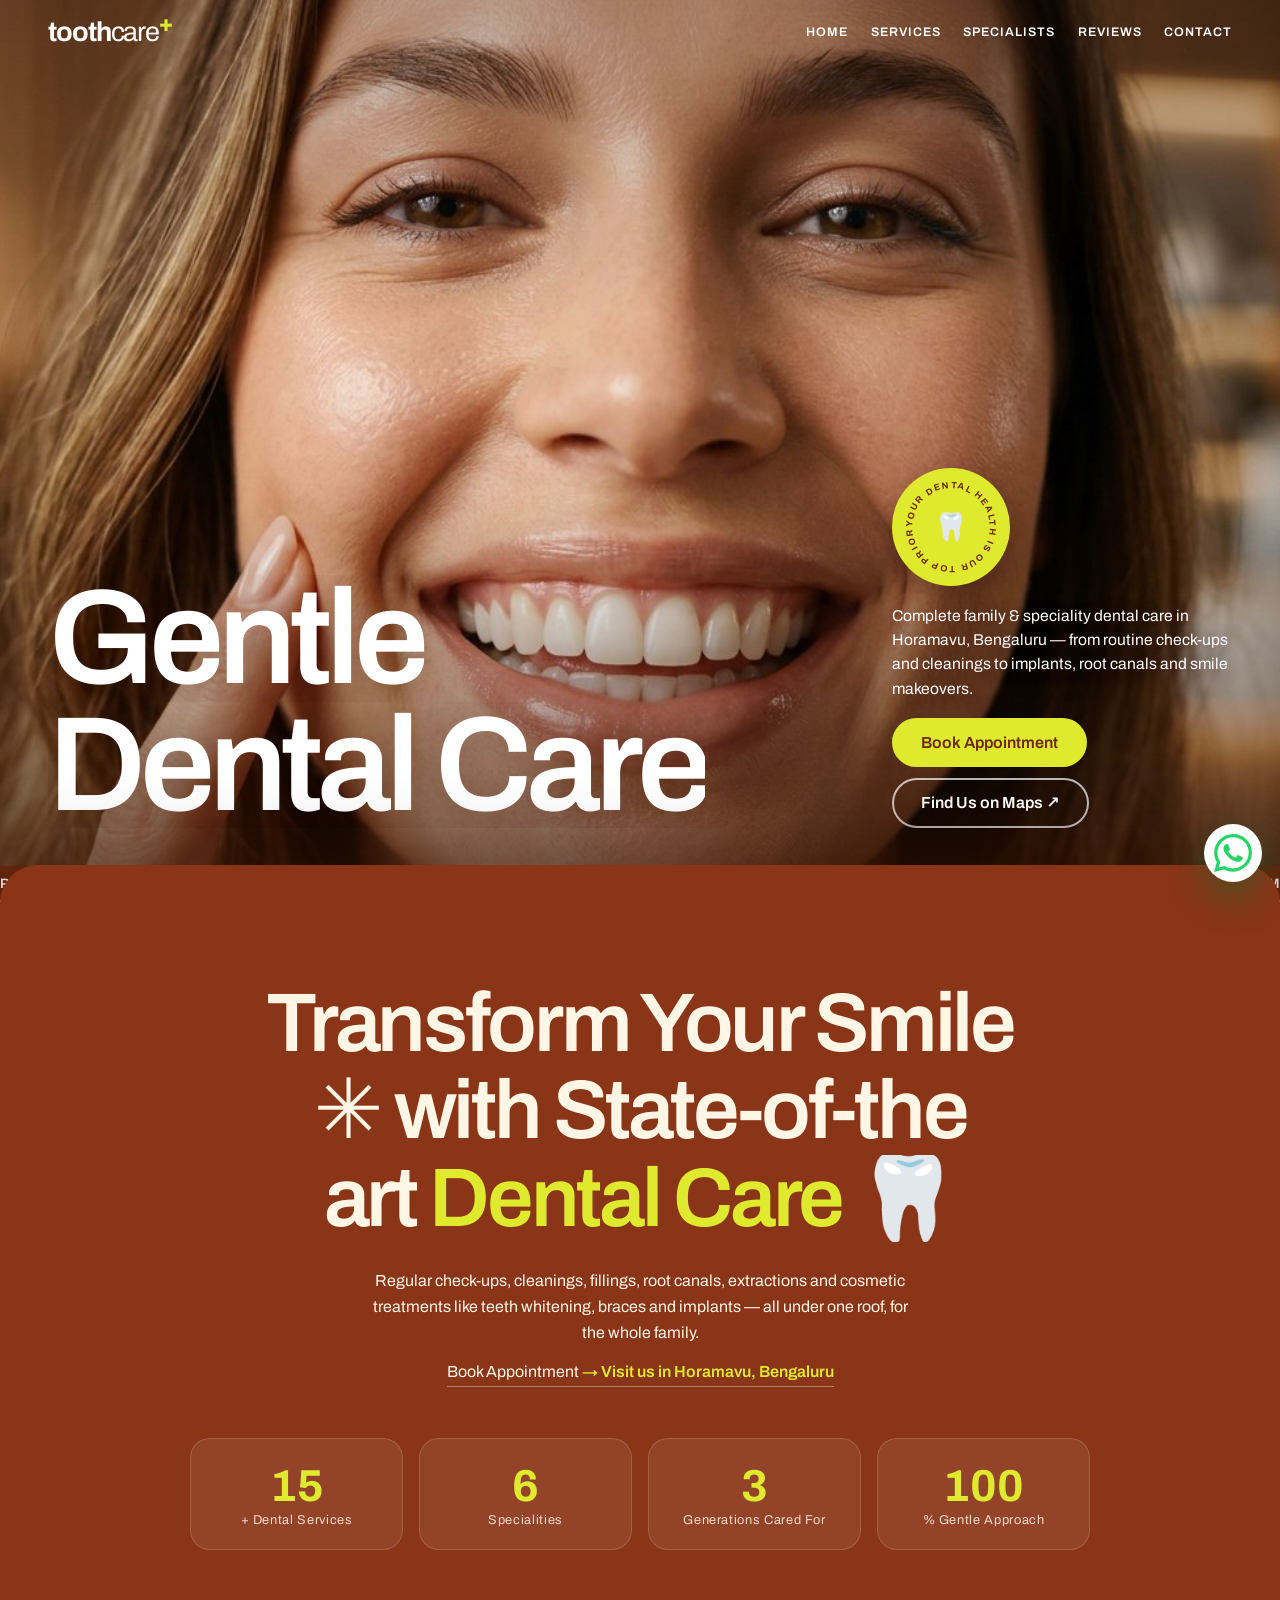
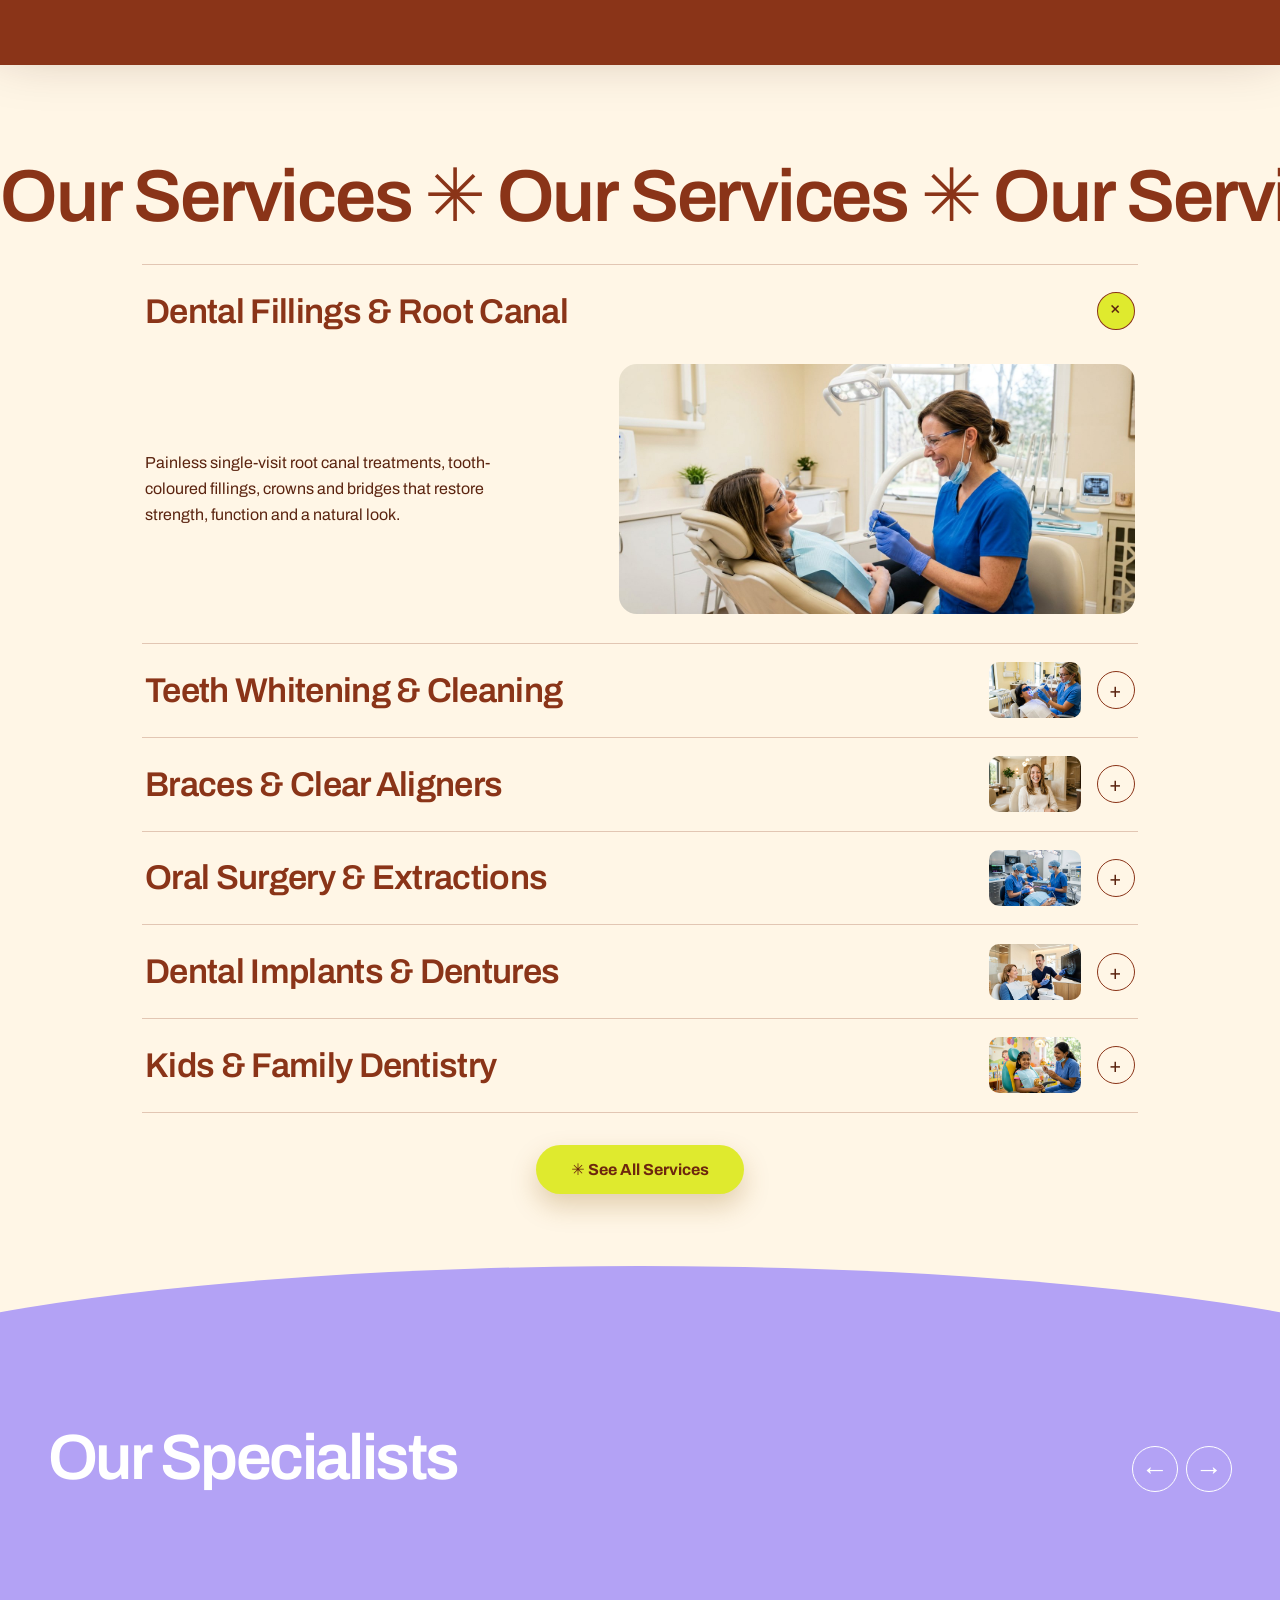
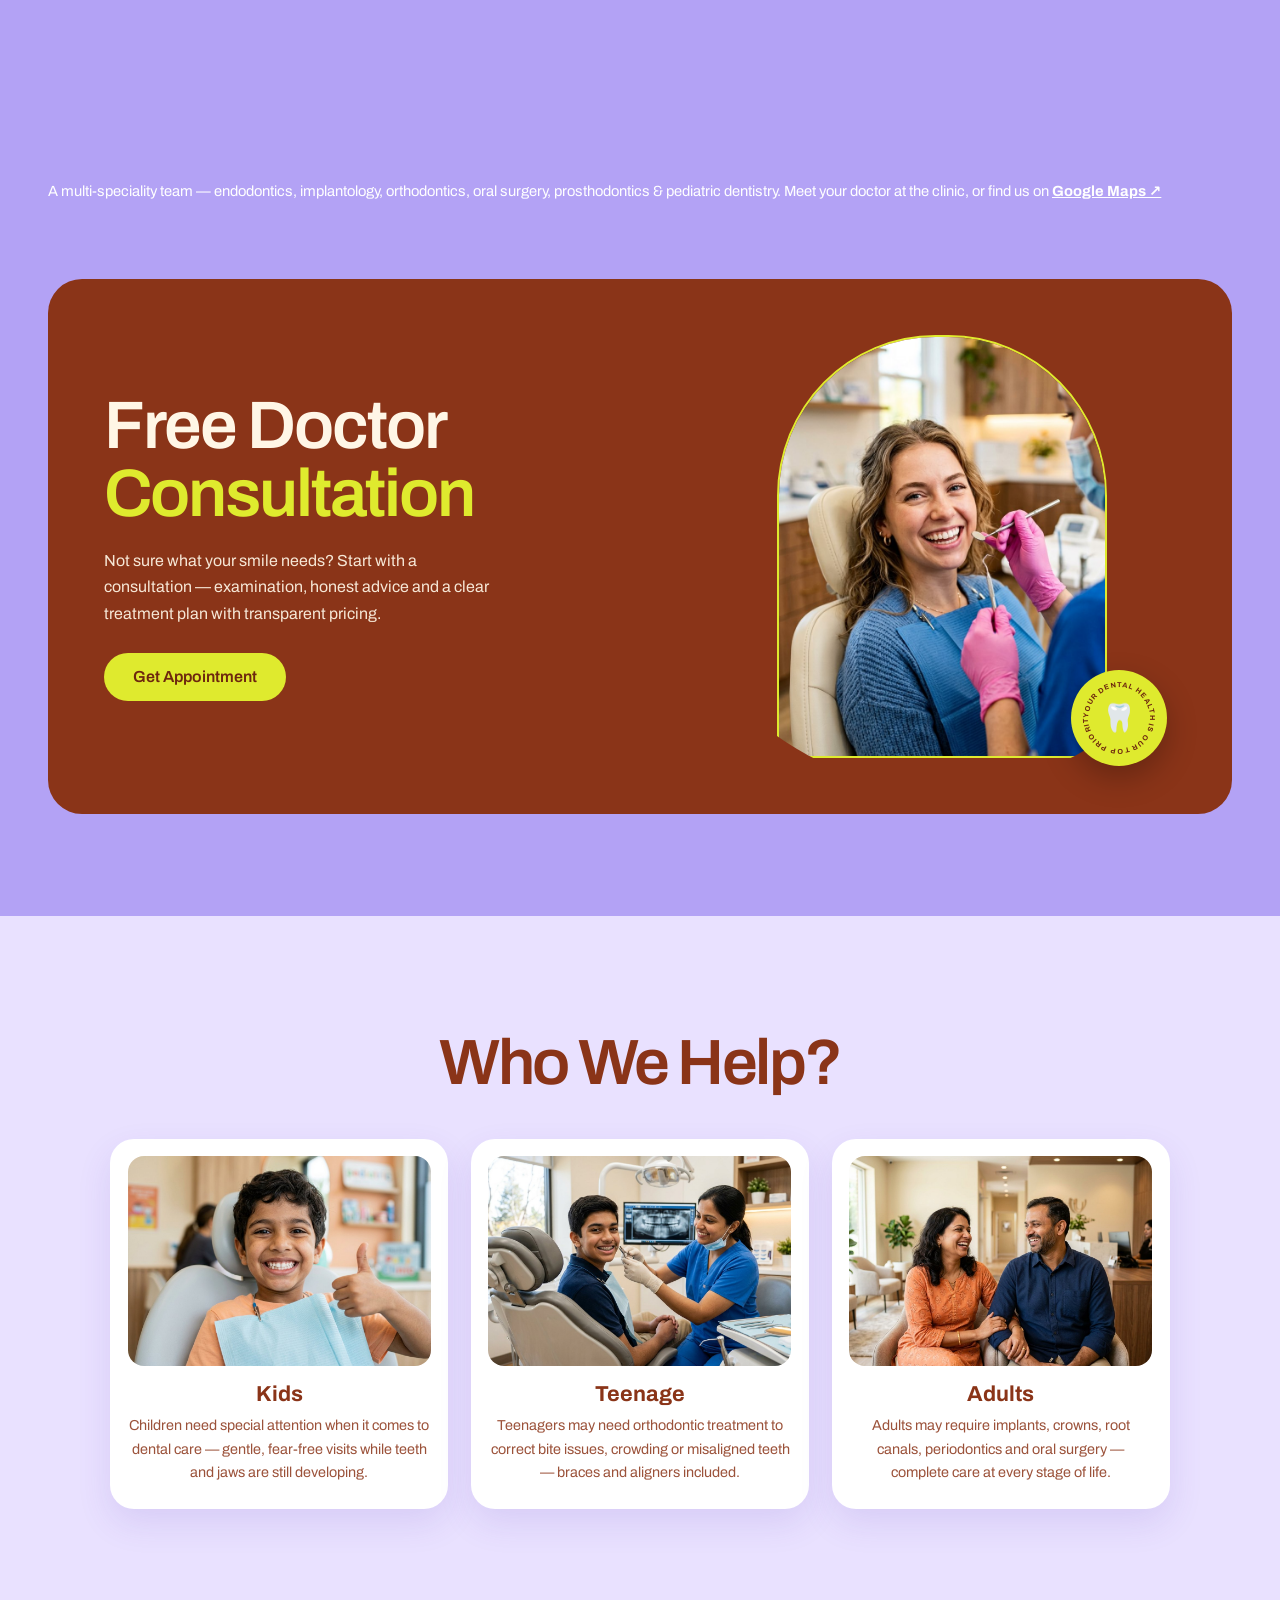
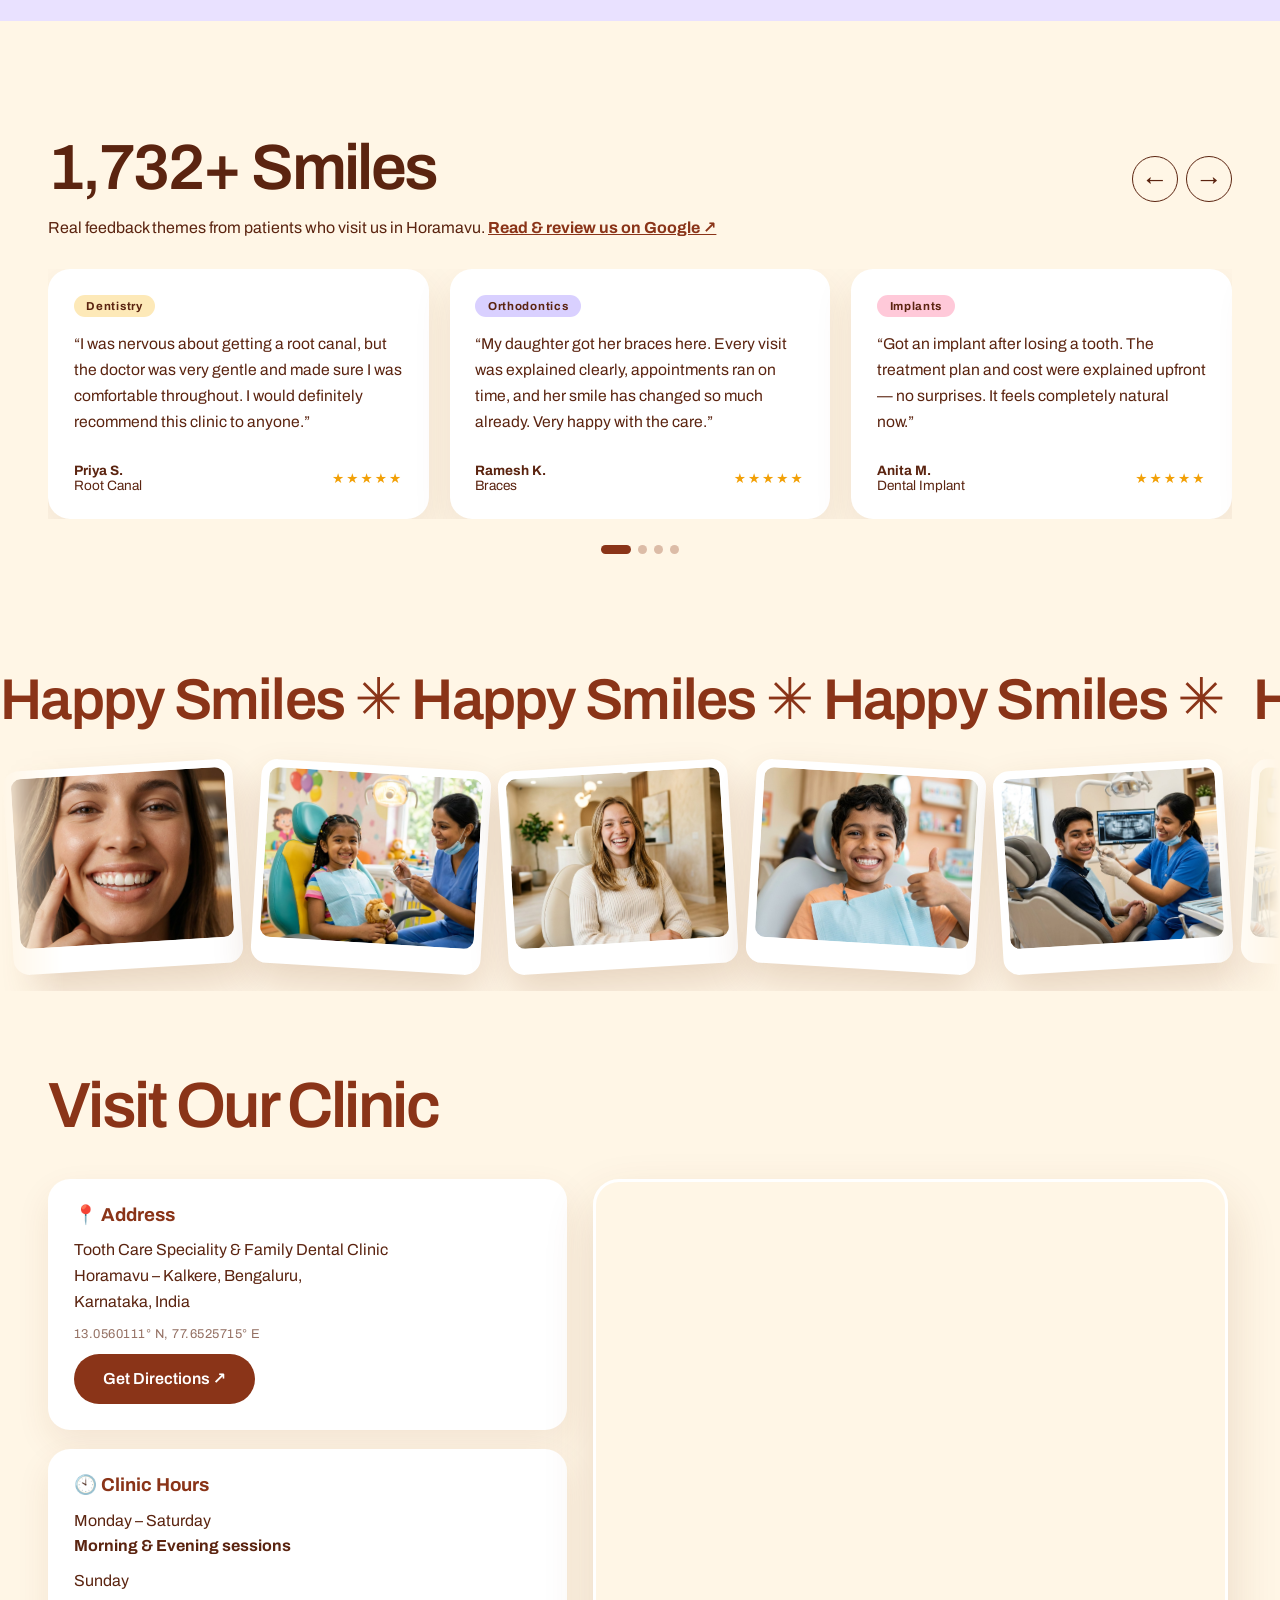
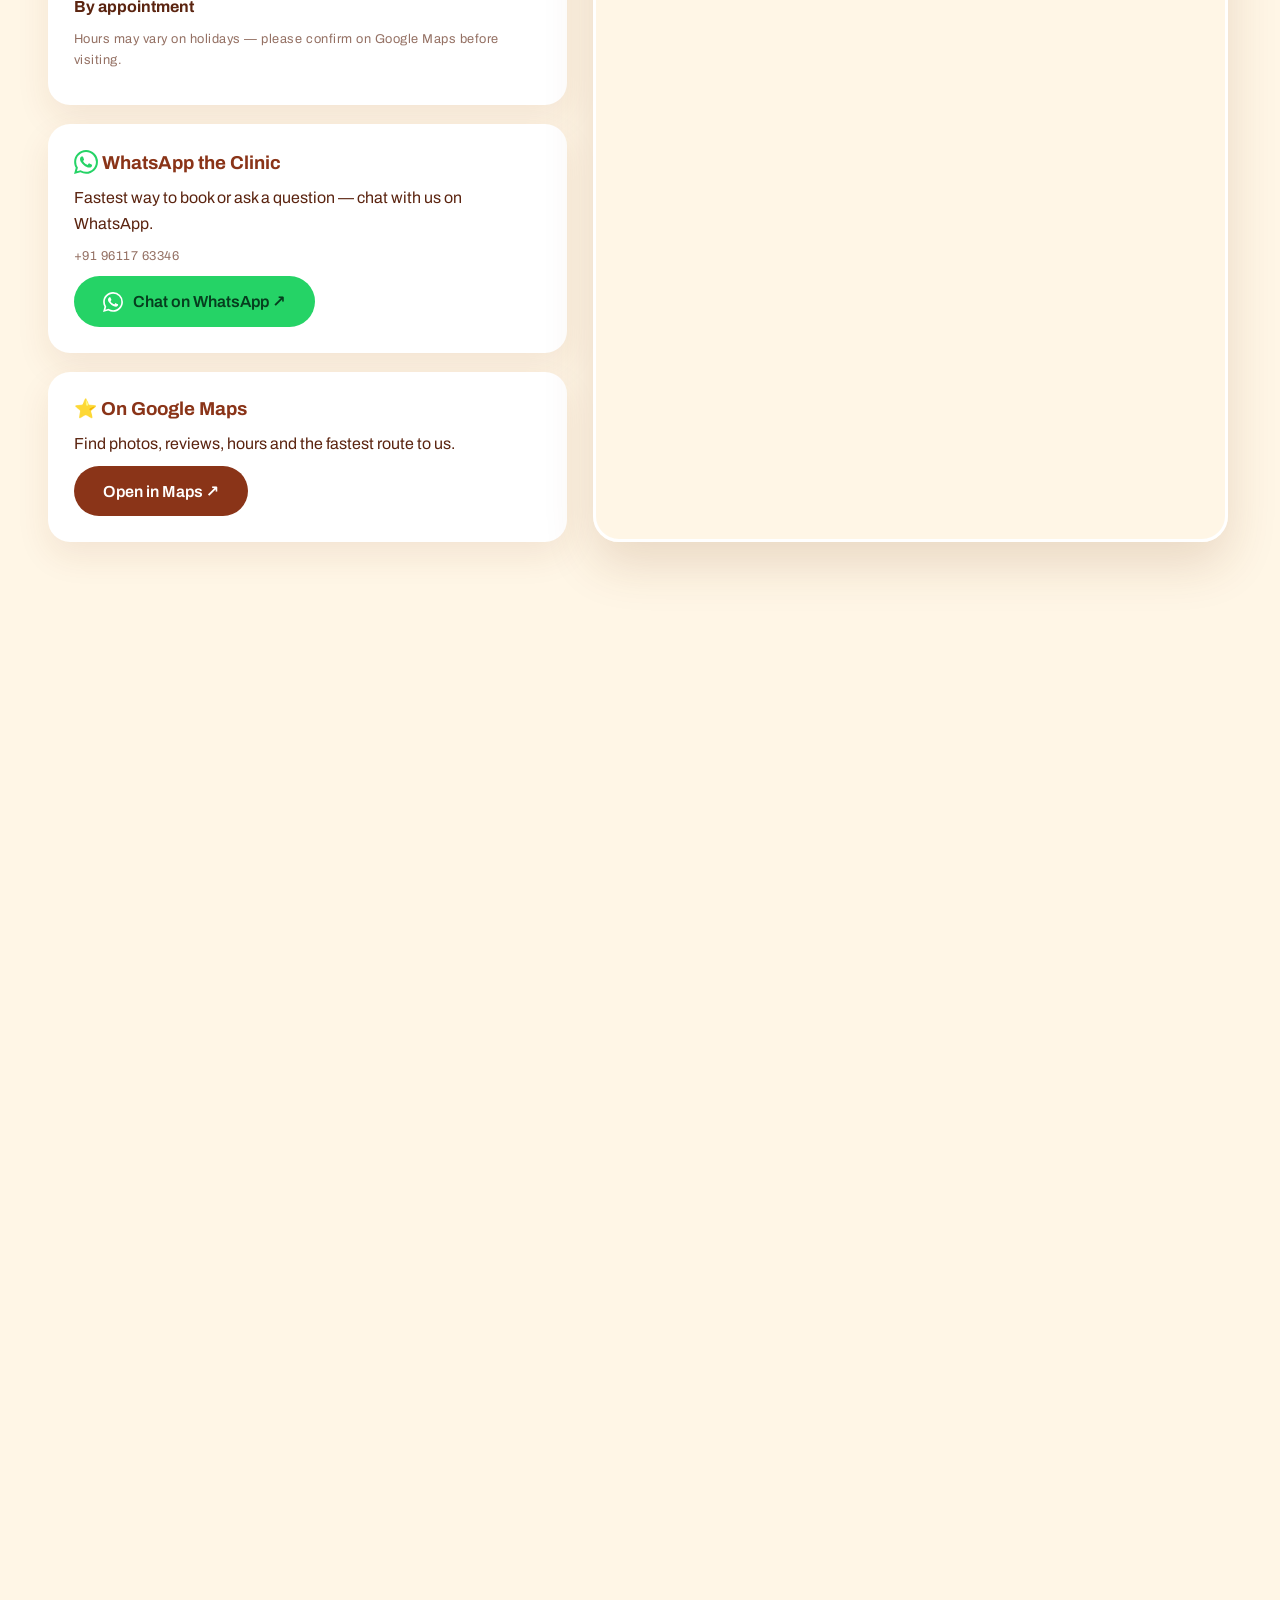
<file: index.html>
<!DOCTYPE html>
<html lang="en">
<head>
<meta charset="UTF-8">
<meta name="viewport" content="width=device-width, initial-scale=1.0">
<title>Tooth Care Speciality & Family Dental Clinic — Gentle Dental Care, Horamavu, Bengaluru</title>
<meta name="description" content="Tooth Care Speciality & Family Dental Clinic in Horamavu–Kalkere, Bengaluru. Gentle, state-of-the-art family dentistry: implants, root canal, braces, whitening & kids dentistry.">
<link rel="preconnect" href="https://fonts.googleapis.com"><link rel="preconnect" href="https://fonts.gstatic.com" crossorigin>
<link href="https://fonts.googleapis.com/css2?family=Archivo:ital,wght@0,400;0,500;0,600;0,700;1,400&family=Archivo+Expanded:wght@500;600&display=swap" rel="stylesheet">
<link rel="stylesheet" href="styles.css?v=5">
<link rel="icon" href="data:image/svg+xml,<svg xmlns='http://www.w3.org/2000/svg' viewBox='0 0 100 100'><text y='.9em' font-size='90'>🦷</text></svg>">
</head>
<body>

<!-- ══════════ INTRO COLLAGE (video 0–1.5s: tilted cards zoom-out) ══════════ -->
<div class="intro" id="intro" aria-hidden="true">
  <div class="intro-card ic1"><img src="assets/hero.jpg?v=3" alt=""><span>Gentle Dental Care</span></div>
  <div class="intro-card ic2"><img src="assets/service-fillings.jpg" alt=""><span>Our Services ✳</span></div>
  <div class="intro-card ic3"><img src="assets/consult.jpg" alt=""><span>Free Consultation</span></div>
  <div class="intro-card ic4"><img src="assets/doc-2.jpg" alt=""><span>Our Specialists</span></div>
  <div class="intro-logo">tooth<b>care</b></div>
</div>

<!-- ══════════ HEADER ══════════ -->
<header class="site-head" id="siteHead">
  <a class="logo" href="#top">tooth<span>care</span><i>✚</i></a>
  <button class="burger" id="burger" aria-label="Open menu"><span></span><span></span></button>
  <nav class="head-nav">
    <a href="#top">HOME</a><a href="#services">SERVICES</a><a href="#specialists">SPECIALISTS</a><a href="#reviews">REVIEWS</a><a href="#visit">CONTACT</a>
  </nav>
</header>

<!-- Full-screen menu (brown slide-down) -->
<div class="menu-overlay" id="menuOverlay">
  <button class="menu-close" id="menuClose" aria-label="Close menu">✕</button>
  <nav>
    <a href="#top"><em>01</em>Home</a><a href="#services"><em>02</em>Services</a>
    <a href="#specialists"><em>03</em>Specialists</a><a href="#help"><em>04</em>Who We Help</a>
    <a href="#reviews"><em>05</em>Reviews</a><a href="#book"><em>06</em>Book Appointment</a><a href="#visit"><em>07</em>Visit Us</a>
  </nav>
  <p>TOOTH CARE SPECIALITY &amp; FAMILY DENTAL CLINIC · Horamavu, Bengaluru</p>
</div>

<main id="top">

<!-- ══════════ HERO (video 1–5s) ══════════ -->
<section class="hero">
  <div class="hero-media"><img id="heroImg" src="assets/hero.jpg?v=3" alt="A bright, healthy smile"></div>
  <div class="hero-shade"></div>
  <div class="hero-content">
    <h1 class="mask-lines">
      <span class="ml"><span>Gentle</span></span>
      <span class="ml"><span>Dental Care</span></span>
    </h1>
    <div class="hero-side">
      <div class="badge-rotor" aria-hidden="true">
        <svg viewBox="0 0 120 120"><defs><path id="circ" d="M60,60 m-44,0 a44,44 0 1,1 88,0 a44,44 0 1,1 -88,0"/></defs>
        <text><textPath href="#circ">YOUR DENTAL HEALTH IS OUR TOP PRIORITY • </textPath></text></svg>
        <span class="badge-tooth">🦷</span>
      </div>
      <p class="hero-copy reveal">Complete family &amp; speciality dental care in Horamavu, Bengaluru — from routine check-ups and cleanings to implants, root canals and smile makeovers.</p>
      <div class="hero-cta reveal">
        <a class="btn btn-lime" href="#book">Book Appointment</a>
        <a class="btn btn-ghost" href="https://www.google.com/maps/place/TOOTH+CARE+SPECIALITY+%26+FAMILY+DENTAL+CLINIC/@13.0560163,77.6499966,17z/data=!3m1!4b1!4m6!3m5!1s0x3bae171b1716ad7f:0x46b4d4e4eebc64c6!8m2!3d13.0560111!4d77.6525715!16s%2Fg%2F11z4lwh942" target="_blank" rel="noopener">Find Us on Maps ↗</a>
      </div>
    </div>
  </div>
  <div class="hero-ticker" aria-hidden="true"><div class="ticker-track">
    <span>PAINLESS ROOT CANAL ✳ DENTAL IMPLANTS ✳ BRACES &amp; ALIGNERS ✳ TEETH WHITENING ✳ KIDS DENTISTRY ✳ CROWNS &amp; BRIDGES ✳ </span>
    <span>PAINLESS ROOT CANAL ✳ DENTAL IMPLANTS ✳ BRACES &amp; ALIGNERS ✳ TEETH WHITENING ✳ KIDS DENTISTRY ✳ CROWNS &amp; BRIDGES ✳ </span>
  </div></div>
</section>

<!-- ══════════ TRANSFORM (video 3–5.5s: brown panel slides up) ══════════ -->
<section class="transform" id="about">
  <h2 class="mask-lines center">
    <span class="ml"><span>Transform Your Smile</span></span>
    <span class="ml"><span>✳ with State-of-the</span></span>
    <span class="ml"><span>art <em>Dental Care</em> 🦷</span></span>
  </h2>
  <p class="transform-copy reveal">Regular check-ups, cleanings, fillings, root canals, extractions and cosmetic treatments like teeth whitening, braces and implants — all under one roof, for the whole family.</p>
  <a class="phone-link reveal" href="#book">Book Appointment <b>→ Visit us in Horamavu, Bengaluru</b></a>
  <div class="stats reveal-group">
    <div class="stat"><strong data-count="15">0</strong><span>+ Dental Services</span></div>
    <div class="stat"><strong data-count="6">0</strong><span>Specialities</span></div>
    <div class="stat"><strong data-count="3">0</strong><span>Generations Cared For</span></div>
    <div class="stat"><strong data-count="100">0</strong><span>% Gentle Approach</span></div>
  </div>
</section>

<!-- ══════════ SERVICES (video 5.5–13s: marquee + expanding accordion + scoop) ══════════ -->
<section class="services" id="services">
  <div class="marquee" aria-hidden="true"><div class="marquee-track" id="marqueeTrack"></div></div>

  <div class="accordion" id="accordion">
    <article class="svc is-open" data-svc>
      <button class="svc-head"><span class="svc-name">Dental Fillings &amp; Root Canal</span><img class="svc-thumb" src="assets/service-fillings.jpg" alt=""><span class="svc-plus">+</span></button>
      <div class="svc-body"><div class="svc-inner">
        <p>Painless single-visit root canal treatments, tooth-coloured fillings, crowns and bridges that restore strength, function and a natural look.</p>
        <img src="assets/service-fillings.jpg" alt="Dentist treating a patient">
      </div></div>
    </article>
    <article class="svc" data-svc>
      <button class="svc-head"><span class="svc-name">Teeth Whitening &amp; Cleaning</span><img class="svc-thumb" src="assets/service-whitening.jpg" alt=""><span class="svc-plus">+</span></button>
      <div class="svc-body"><div class="svc-inner">
        <p>Professional scaling, polishing and whitening that lifts stains and brightens your smile safely — with honest guidance on keeping it that way.</p>
        <img src="assets/service-whitening.jpg" alt="Teeth whitening treatment">
      </div></div>
    </article>
    <article class="svc" data-svc>
      <button class="svc-head"><span class="svc-name">Braces &amp; Clear Aligners</span><img class="svc-thumb" src="assets/service-smile.jpg" alt=""><span class="svc-plus">+</span></button>
      <div class="svc-body"><div class="svc-inner">
        <p>Orthodontic treatment for teens and adults — metal, ceramic and discreet clear aligners to correct bite issues and misaligned teeth.</p>
        <img src="assets/service-smile.jpg" alt="Happy patient after treatment">
      </div></div>
    </article>
    <article class="svc" data-svc>
      <button class="svc-head"><span class="svc-name">Oral Surgery &amp; Extractions</span><img class="svc-thumb" src="assets/service-surgery.jpg" alt=""><span class="svc-plus">+</span></button>
      <div class="svc-body"><div class="svc-inner">
        <p>Gentle wisdom-tooth removal and surgical extractions with careful after-care, so healing is quick and comfortable.</p>
        <img src="assets/service-surgery.jpg" alt="Dental surgery in a modern clinic">
      </div></div>
    </article>
    <article class="svc" data-svc>
      <button class="svc-head"><span class="svc-name">Dental Implants &amp; Dentures</span><img class="svc-thumb" src="assets/service-implants.jpg" alt=""><span class="svc-plus">+</span></button>
      <div class="svc-body"><div class="svc-inner">
        <p>Permanent, natural-feeling replacements for missing teeth — implants, implant-supported crowns and comfortable removable dentures.</p>
        <img src="assets/service-implants.jpg" alt="Dental implant treatment">
      </div></div>
    </article>
    <article class="svc" data-svc>
      <button class="svc-head"><span class="svc-name">Kids &amp; Family Dentistry</span><img class="svc-thumb" src="assets/kids.jpg" alt=""><span class="svc-plus">+</span></button>
      <div class="svc-body"><div class="svc-inner">
        <p>Friendly preventive care for children — fluoride applications, sealants, habit correction and check-ups that make kids love the dentist.</p>
        <img src="assets/kids.jpg" alt="Young patient smiling">
      </div></div>
    </article>
  </div>
  <button class="see-all" id="seeAll">✳ See All Services</button>
  <div class="scoop" aria-hidden="true"></div>
</section>

<!-- ══════════ SPECIALISTS (video 13–19s: lavender auto-carousel) ══════════ -->
<section class="specialists" id="specialists">
  <div class="sec-head">
    <h2 class="mask-lines"><span class="ml"><span>Our Specialists</span></span></h2>
    <div class="arrows"><button id="spPrev" aria-label="Previous specialists">←</button><button id="spNext" aria-label="Next specialists">→</button></div>
  </div>
  <div class="sp-viewport"><div class="sp-track" id="spTrack"></div></div>
  <p class="sp-note reveal">A multi-speciality team — endodontics, implantology, orthodontics, oral surgery, prosthodontics &amp; pediatric dentistry. Meet your doctor at the clinic, or find us on <a href="https://www.google.com/maps/place/TOOTH+CARE+SPECIALITY+%26+FAMILY+DENTAL+CLINIC/@13.0560163,77.6499966,17z/data=!3m1!4b1!4m6!3m5!1s0x3bae171b1716ad7f:0x46b4d4e4eebc64c6!8m2!3d13.0560111!4d77.6525715!16s%2Fg%2F11z4lwh942" target="_blank" rel="noopener">Google Maps ↗</a></p>

  <!-- Free consultation banner (video 18.5–21s) -->
  <div class="consult reveal-scale">
    <div class="consult-text">
      <h3 class="mask-lines"><span class="ml"><span>Free Doctor</span></span><span class="ml"><span><em>Consultation</em></span></span></h3>
      <p>Not sure what your smile needs? Start with a consultation — examination, honest advice and a clear treatment plan with transparent pricing.</p>
      <a class="btn btn-lime" href="#book">Get Appointment</a>
    </div>
    <div class="consult-media">
      <img src="assets/consult.jpg" alt="Patient smiling during a dental check-up">
      <div class="badge-rotor small" aria-hidden="true">
        <svg viewBox="0 0 120 120"><defs><path id="circ2" d="M60,60 m-44,0 a44,44 0 1,1 88,0 a44,44 0 1,1 -88,0"/></defs>
        <text><textPath href="#circ2">YOUR DENTAL HEALTH IS OUR TOP PRIORITY • </textPath></text></svg>
        <span class="badge-tooth">🦷</span>
      </div>
    </div>
  </div>
</section>

<!-- ══════════ WHO WE HELP (video 21–23.5s: staggered cards) ══════════ -->
<section class="help" id="help">
  <h2 class="mask-lines center"><span class="ml"><span>Who We Help?</span></span></h2>
  <div class="help-grid reveal-group">
    <article class="help-card"><img src="assets/help-kids-new.jpg" alt="Happy kid giving thumbs up at the dentist"><h3>Kids</h3><p>Children need special attention when it comes to dental care — gentle, fear-free visits while teeth and jaws are still developing.</p></article>
    <article class="help-card"><img src="assets/help-teen.jpg" alt="Teenager with braces at an orthodontic check-up"><h3>Teenage</h3><p>Teenagers may need orthodontic treatment to correct bite issues, crowding or misaligned teeth — braces and aligners included.</p></article>
    <article class="help-card"><img src="assets/help-adults.jpg" alt="Happy adult couple smiling at the clinic"><h3>Adults</h3><p>Adults may require implants, crowns, root canals, periodontics and oral surgery — complete care at every stage of life.</p></article>
  </div>
</section>

<!-- ══════════ REVIEWS (video 23.5–27.5s: card carousel) ══════════ -->
<section class="reviews" id="reviews">
  <div class="sec-head">
    <h2 class="mask-lines"><span class="ml"><span><b data-count="1800">0</b>+ Smiles</span></span></h2>
    <div class="arrows"><button id="rvPrev" aria-label="Previous reviews">←</button><button id="rvNext" aria-label="Next reviews">→</button></div>
  </div>
  <p class="reviews-sub reveal">Real feedback themes from patients who visit us in Horamavu. <a href="https://www.google.com/maps/place/TOOTH+CARE+SPECIALITY+%26+FAMILY+DENTAL+CLINIC/@13.0560163,77.6499966,17z/data=!3m1!4b1!4m6!3m5!1s0x3bae171b1716ad7f:0x46b4d4e4eebc64c6!8m2!3d13.0560111!4d77.6525715!16s%2Fg%2F11z4lwh942" target="_blank" rel="noopener">Read &amp; review us on Google ↗</a></p>
  <div class="rv-viewport"><div class="rv-track" id="rvTrack"></div></div>
  <div class="rv-dots" id="rvDots"></div>
</section>


<!-- ══════════ SMILE GALLERY (video outro: tilted collage cards) ══════════ -->
<section class="gallery" id="gallery" aria-label="Smile gallery">
  <div class="marquee gal-marquee" aria-hidden="true"><div class="marquee-track gal-track" id="galTrack"></div></div>
  <div class="gal-viewport"><div class="gal-strip" id="galStrip"></div></div>
</section>

<!-- ══════════ VISIT / MAPS ══════════ -->
<section class="visit" id="visit">
  <h2 class="mask-lines"><span class="ml"><span>Visit Our Clinic</span></span></h2>
  <div class="visit-grid">
    <div class="visit-info reveal-group">
      <div class="v-card"><h3>📍 Address</h3><p>Tooth Care Speciality &amp; Family Dental Clinic<br>Horamavu – Kalkere, Bengaluru,<br>Karnataka, India</p><p class="coords">13.0560111° N, 77.6525715° E</p>
      <a class="btn btn-brown" href="https://www.google.com/maps/dir/?api=1&destination=13.0560111,77.6525715&destination_place_id=ChIJj60xaxAWrjsRxmS87u40tEY" target="_blank" rel="noopener">Get Directions ↗</a></div>
      <div class="v-card"><h3>🕙 Clinic Hours</h3><p>Monday – Saturday<br><b>Morning &amp; Evening sessions</b></p><p>Sunday<br><b>By appointment</b></p><p class="coords">Hours may vary on holidays — please confirm on Google Maps before visiting.</p></div>
      <div class="v-card"><h3><img class="wa-ico" src="assets/whatsapp.svg" alt="WhatsApp"> WhatsApp the Clinic</h3><p>Fastest way to book or ask a question — chat with us on WhatsApp.</p><p class="coords">+91 96117 63346</p>
      <a class="btn btn-wa" href="https://wa.me/919611763346?text=Hello%20Tooth%20Care%20Clinic%2C%20I%20would%20like%20to%20book%20a%20dental%20appointment." target="_blank" rel="noopener"><img class="wa-ico" src="assets/whatsapp-white.svg" alt=""> Chat on WhatsApp ↗</a></div>
      <div class="v-card"><h3>⭐ On Google Maps</h3><p>Find photos, reviews, hours and the fastest route to us.</p>
      <a class="btn btn-brown" href="https://www.google.com/maps/place/TOOTH+CARE+SPECIALITY+%26+FAMILY+DENTAL+CLINIC/@13.0560163,77.6499966,17z/data=!3m1!4b1!4m6!3m5!1s0x3bae171b1716ad7f:0x46b4d4e4eebc64c6!8m2!3d13.0560111!4d77.6525715!16s%2Fg%2F11z4lwh942" target="_blank" rel="noopener">Open in Maps ↗</a></div>
    </div>
    <div class="map-wrap reveal-scale">
      <iframe title="Tooth Care Speciality & Family Dental Clinic on Google Maps" src="https://www.google.com/maps?q=TOOTH%20CARE%20SPECIALITY%20%26%20FAMILY%20DENTAL%20CLINIC&ll=13.0560111,77.6525715&z=17&output=embed" loading="lazy" referrerpolicy="no-referrer-when-downgrade" allowfullscreen></iframe>
    </div>
  </div>
</section>

<!-- ══════════ BOOK (lime footer, video 27.5–29.5s, circle-wipe reveal) ══════════ -->
<footer class="book" id="book">
  <h2 class="mask-lines center"><span class="ml"><span>Book appointment today</span></span></h2>
  <form class="book-form reveal" id="bookForm" novalidate>
    <div class="mode-toggle" role="group" aria-label="Consultation mode">
      <button type="button" class="is-on" data-mode="In-person">In-person</button>
      <button type="button" data-mode="Online">Online</button>
    </div>
    <div class="form-row">
      <label>Your name<input name="name" type="text" placeholder="Full name" required></label>
      <label>Phone<input name="phone" type="tel" inputmode="tel" placeholder="10-digit mobile" required></label>
    </div>
    <div class="form-row">
      <label>Service<select name="service" required><option value="">Select a service…</option><option>General Check-up &amp; Cleaning</option><option>Root Canal Treatment</option><option>Dental Implants</option><option>Braces / Clear Aligners</option><option>Teeth Whitening</option><option>Kids Dentistry</option><option>Tooth Pain / Emergency</option><option>Other</option></select></label>
      <label>Preferred date<input name="date" type="date" required></label>
    </div>
    <label class="full">Anything we should know? (optional)<textarea name="notes" rows="2" placeholder="e.g. Tooth pain since 2 days…"></textarea></label>
    <p class="form-err" id="formErr" role="alert"></p>
    <p class="form-note"><img class="wa-ico" src="assets/whatsapp.svg" alt="WhatsApp"> On submit, WhatsApp opens with your details pre-filled — just press Send. They go directly to the dentist at <b>+91 96117 63346</b>.</p>
    <button class="btn btn-wa big" type="submit"><img class="wa-ico" src="assets/whatsapp-white.svg" alt=""> Book Appointment on WhatsApp</button>
    <p class="form-ok" id="formOk" hidden></p>
  </form>

  <div class="foot-grid reveal-group">
    <div class="foot-brand"><span class="logo light">tooth<i>care</i>✚</span><p>Gentle Dental Care for the whole family — Horamavu, Bengaluru.</p></div>
    <nav><h4>Menu</h4><a href="#services">Services</a><a href="#specialists">Specialists</a><a href="#reviews">Reviews</a><a href="#visit">Contact</a></nav>
    <nav><h4>Solutions</h4><a href="#services">Dental fillings</a><a href="#services">Root canal treatment</a><a href="#services">Teeth whitening</a><a href="#services">Dental implants</a></nav>
    <nav><h4>Follow us</h4><a href="https://www.google.com/maps/place/TOOTH+CARE+SPECIALITY+%26+FAMILY+DENTAL+CLINIC/@13.0560163,77.6499966,17z/data=!3m1!4b1!4m6!3m5!1s0x3bae171b1716ad7f:0x46b4d4e4eebc64c6!8m2!3d13.0560111!4d77.6525715!16s%2Fg%2F11z4lwh942" target="_blank" rel="noopener">Google Maps</a><a href="#book">Book Online</a><a href="#visit">Directions</a></nav>
  </div>
  <div class="foot-base"><span>© 2026 Tooth Care Speciality &amp; Family Dental Clinic. All Rights Reserved.</span><span>Horamavu · Bengaluru</span><span>Terms &amp; Conditions</span></div>
</footer>

</main>


<a class="wa-float" href="https://wa.me/919611763346?text=Hello%20Tooth%20Care%20Clinic%2C%20I%20would%20like%20to%20book%20a%20dental%20appointment." target="_blank" rel="noopener" aria-label="Chat on WhatsApp"><img src="assets/whatsapp.svg" alt="WhatsApp"></a>
<nav class="mobile-bar" aria-label="Quick actions">
  <a href="#book" class="mb-book">📅 Book</a>
  <a href="https://www.google.com/maps/dir/?api=1&destination=13.0560111,77.6525715&destination_place_id=ChIJj60xaxAWrjsRxmS87u40tEY" target="_blank" rel="noopener">📍 Directions</a>
  <a href="#services">🦷 Services</a>
  <a href="#visit">⭐ Visit</a>
</nav>
<button class="to-top" id="toTop" aria-label="Back to top">↑</button>
<script src="script.js?v=5"></script>
</body>
</html>
</file>
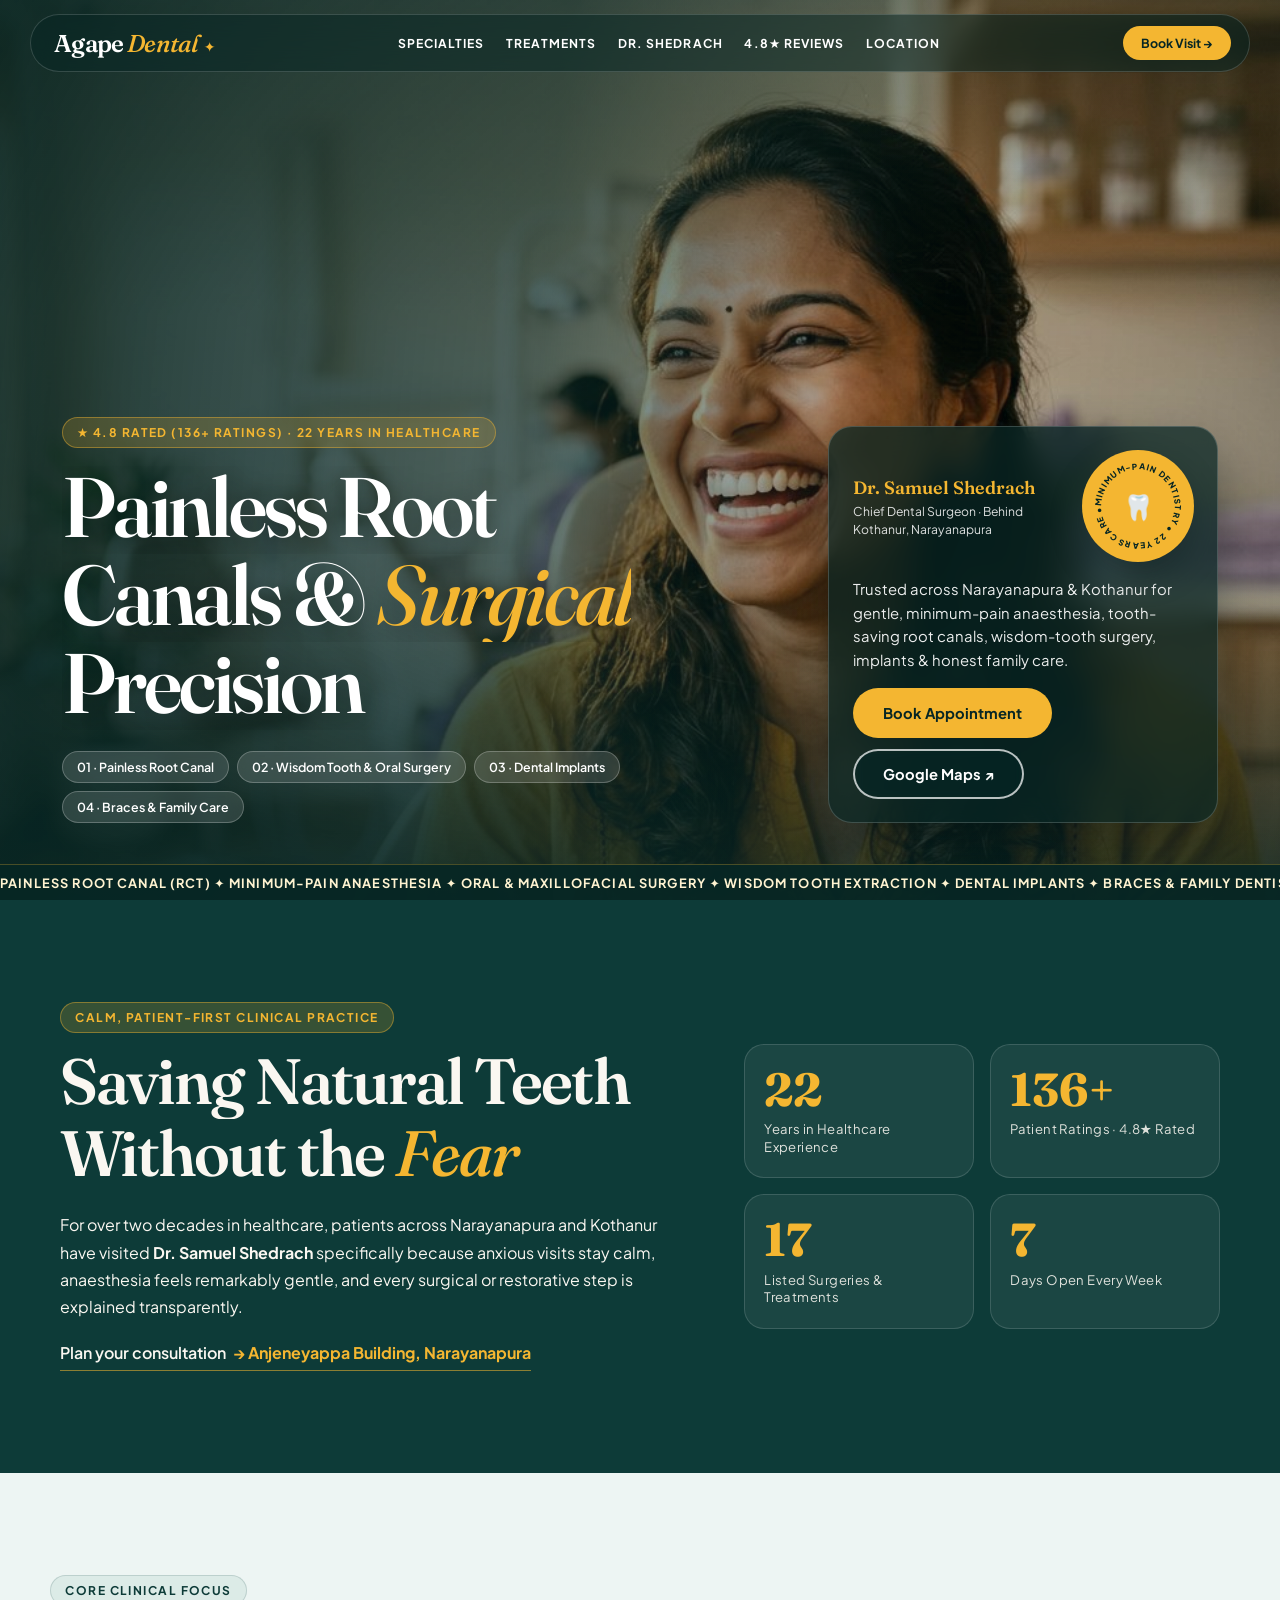
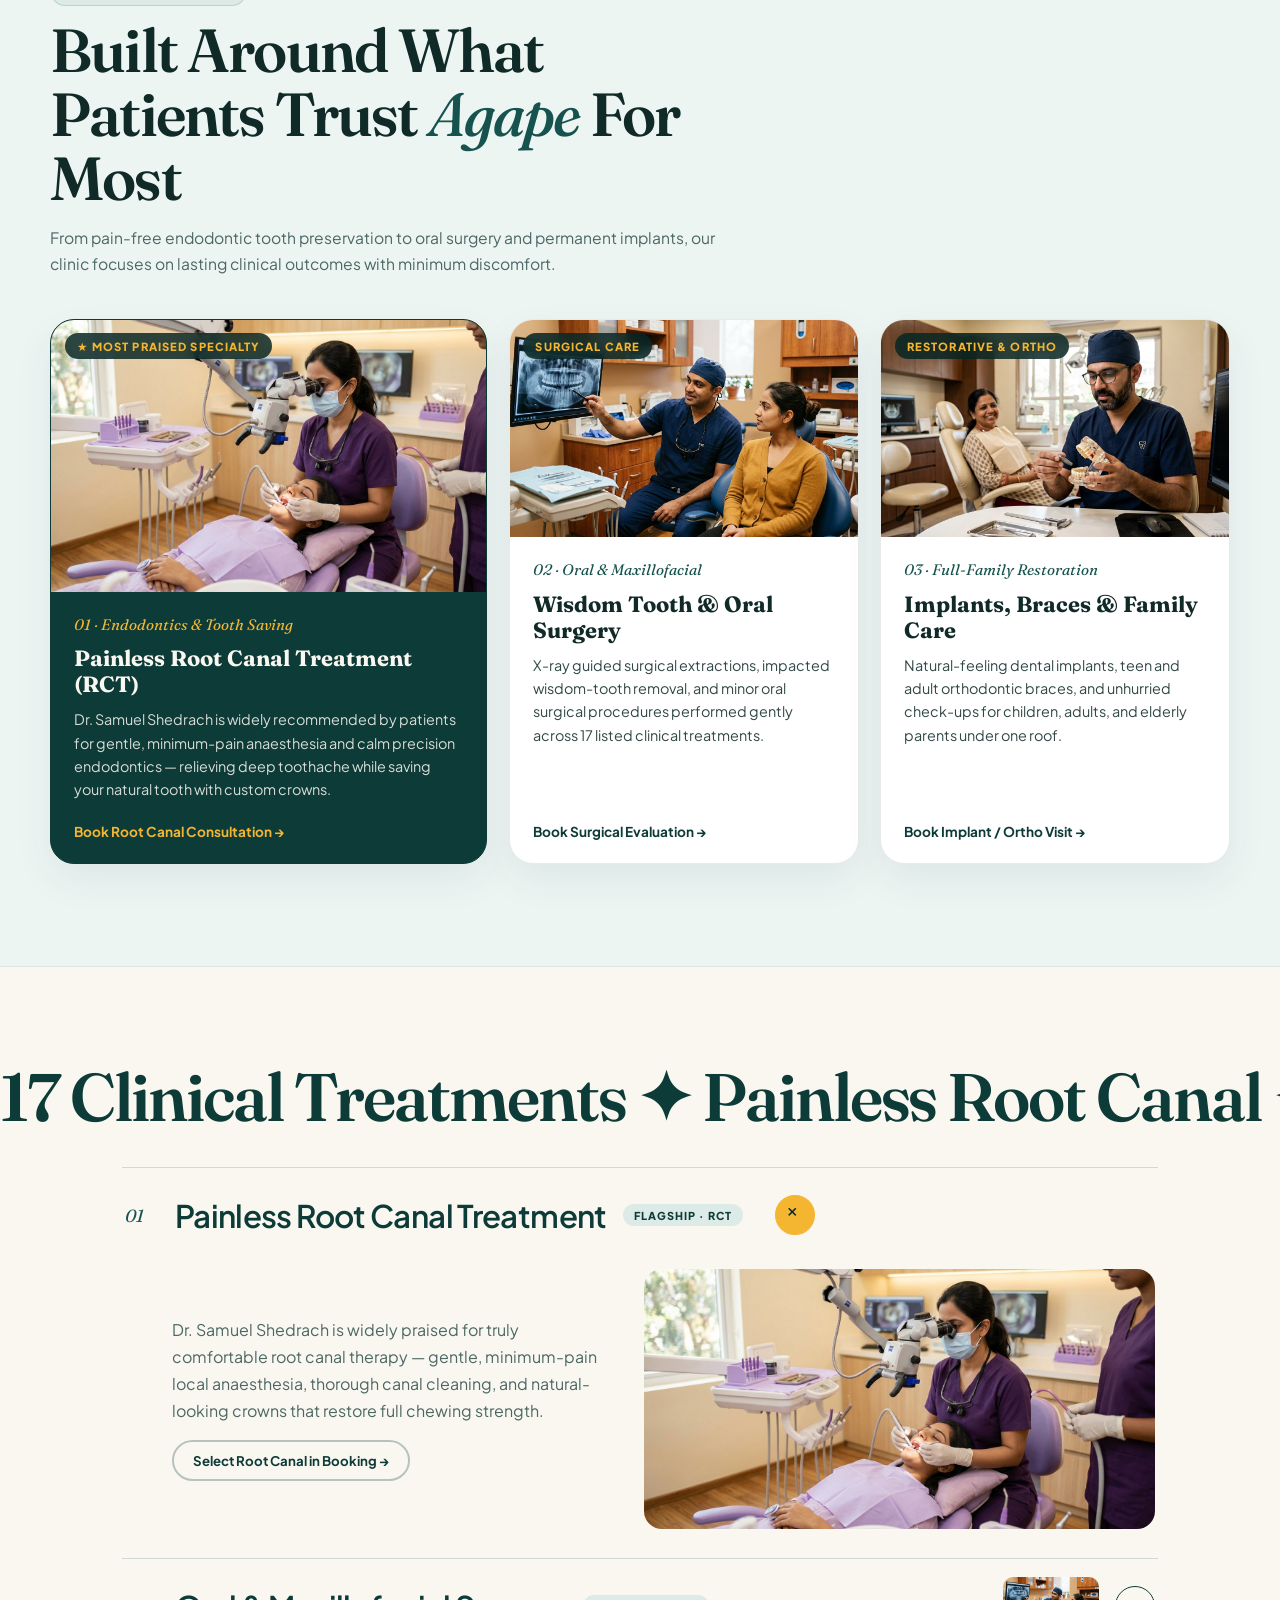
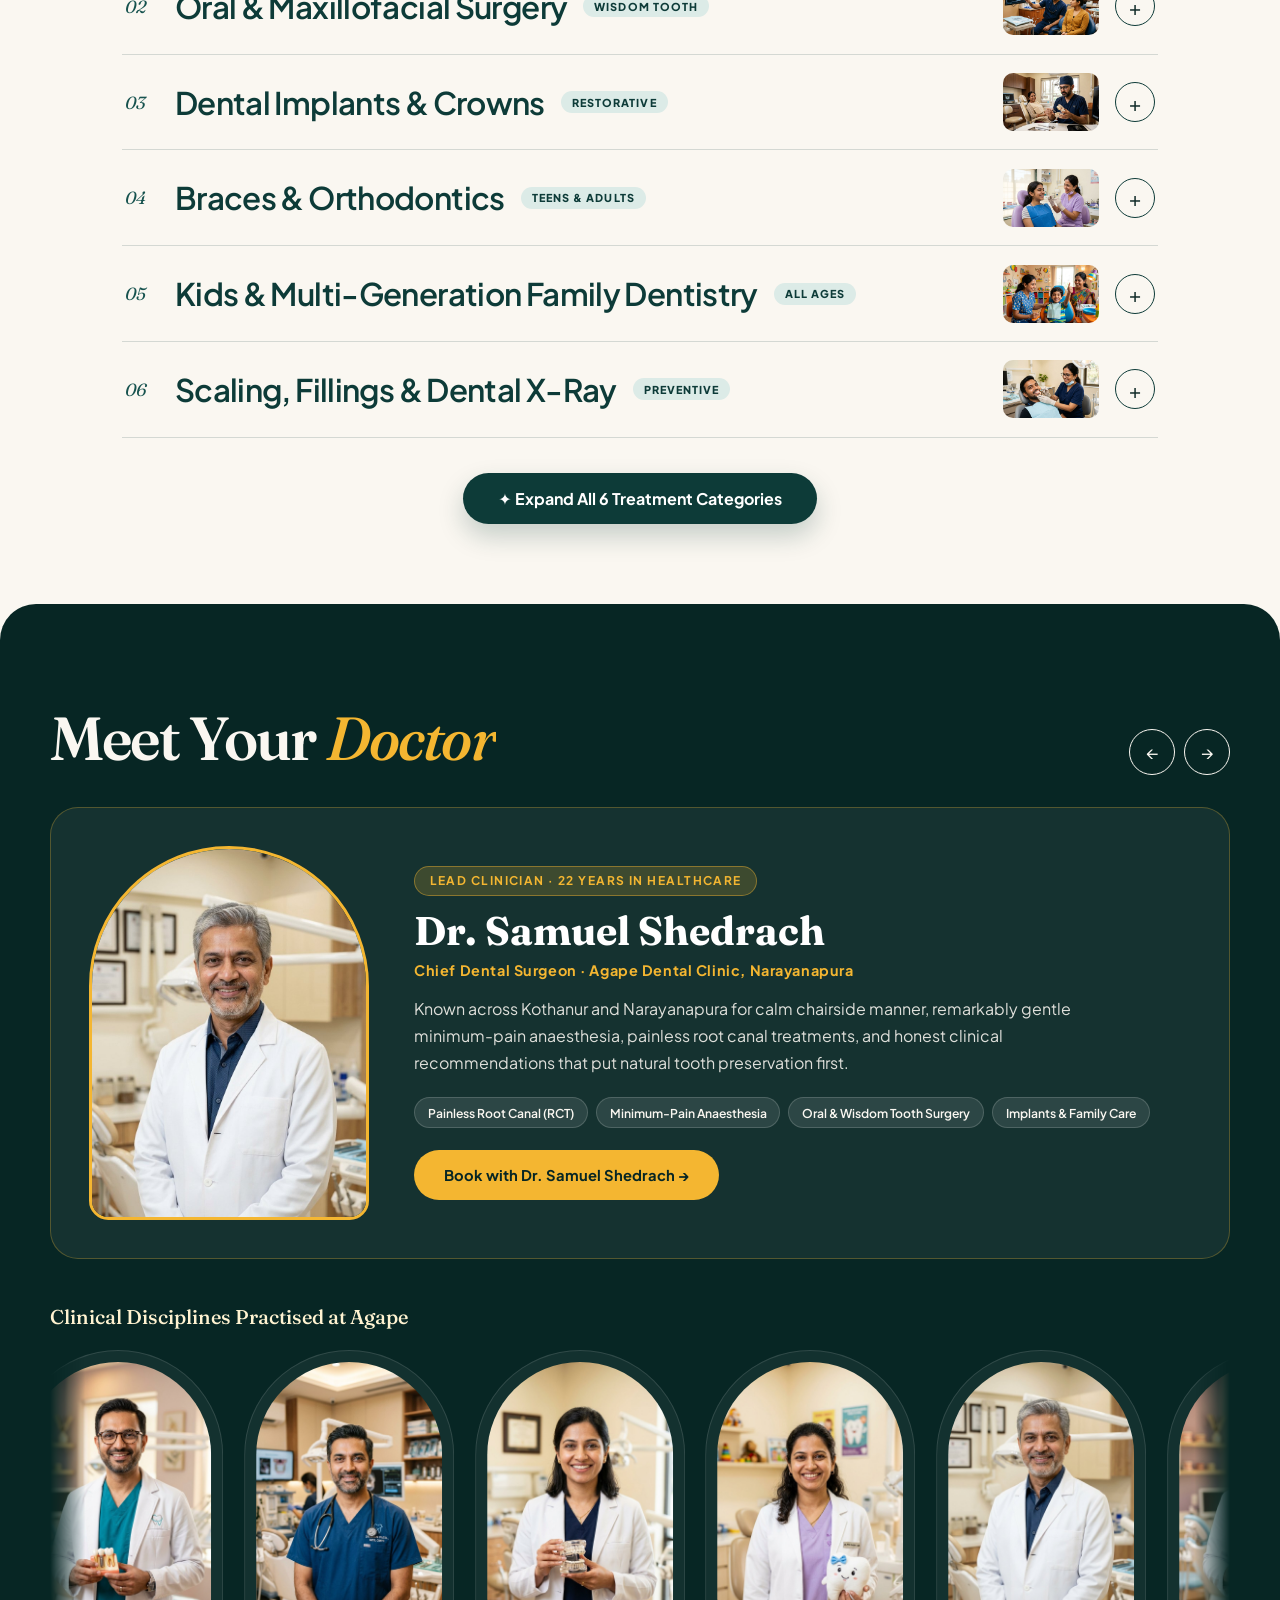
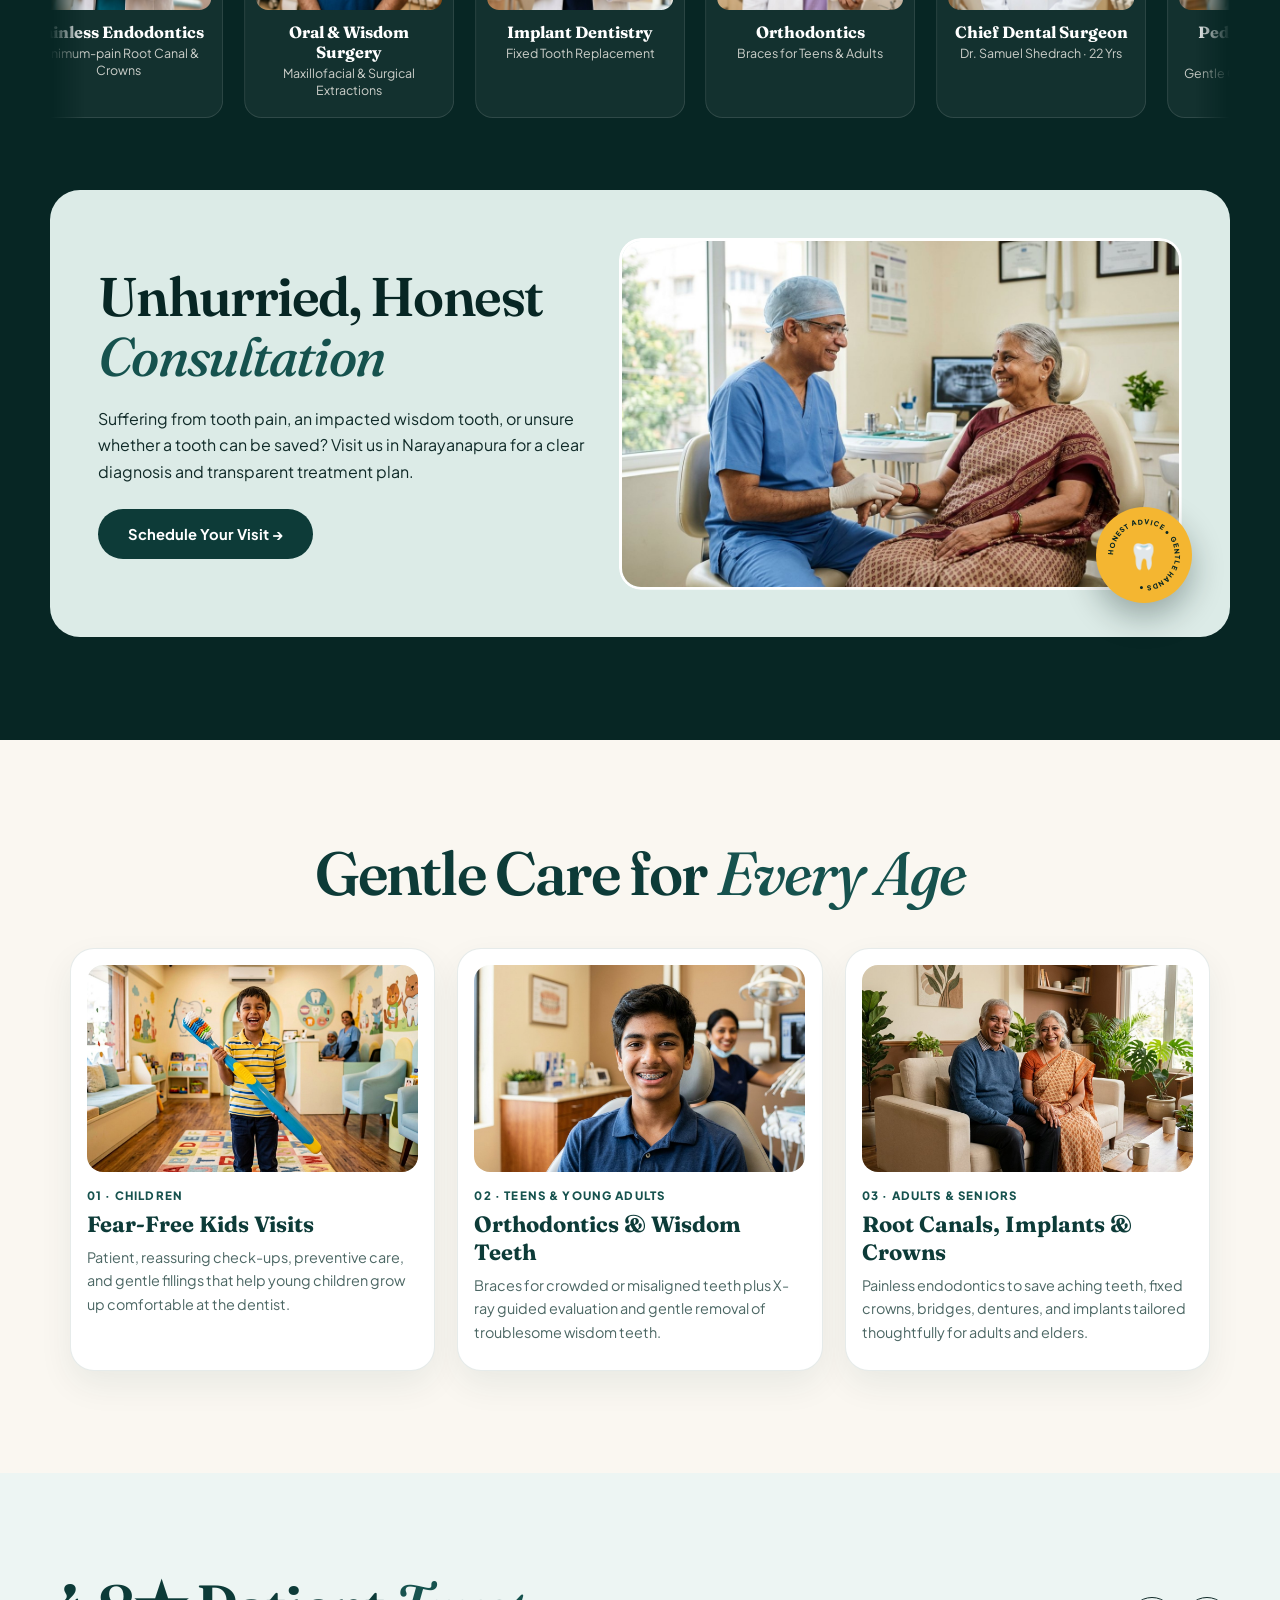
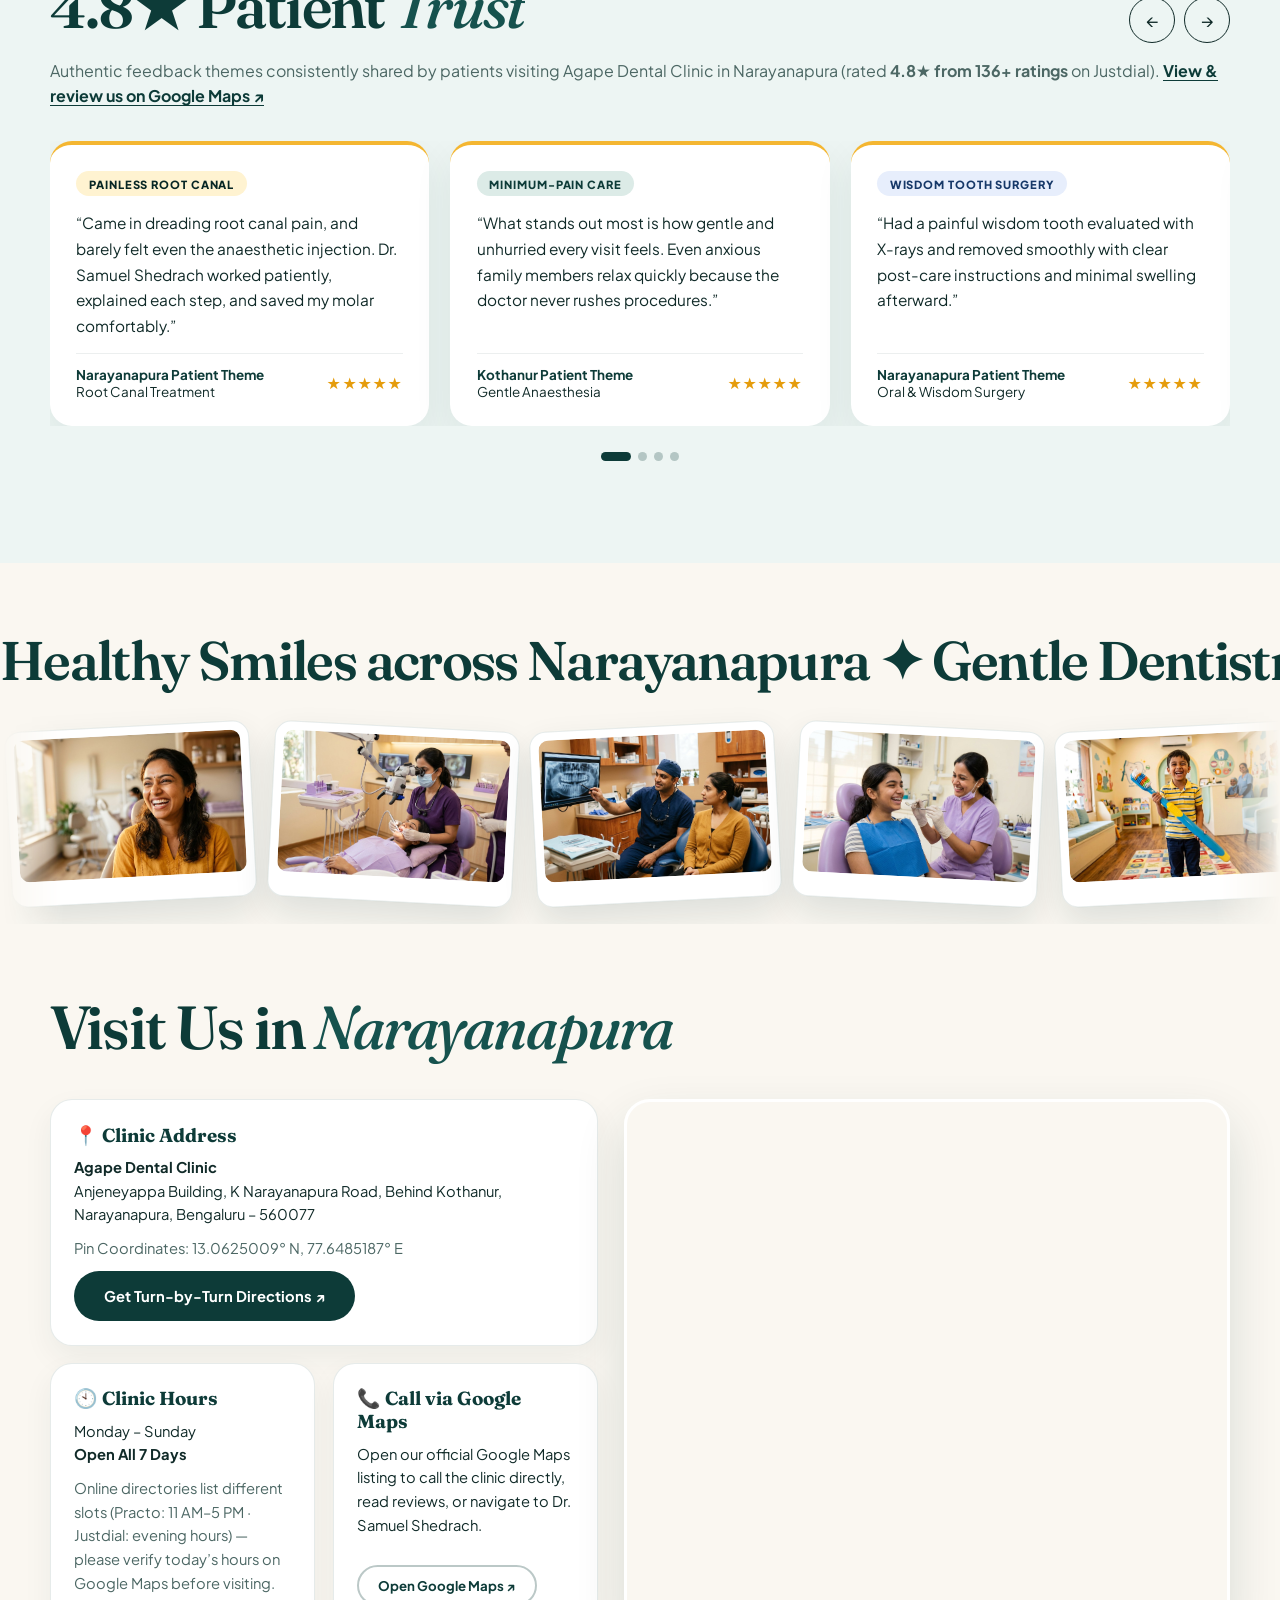
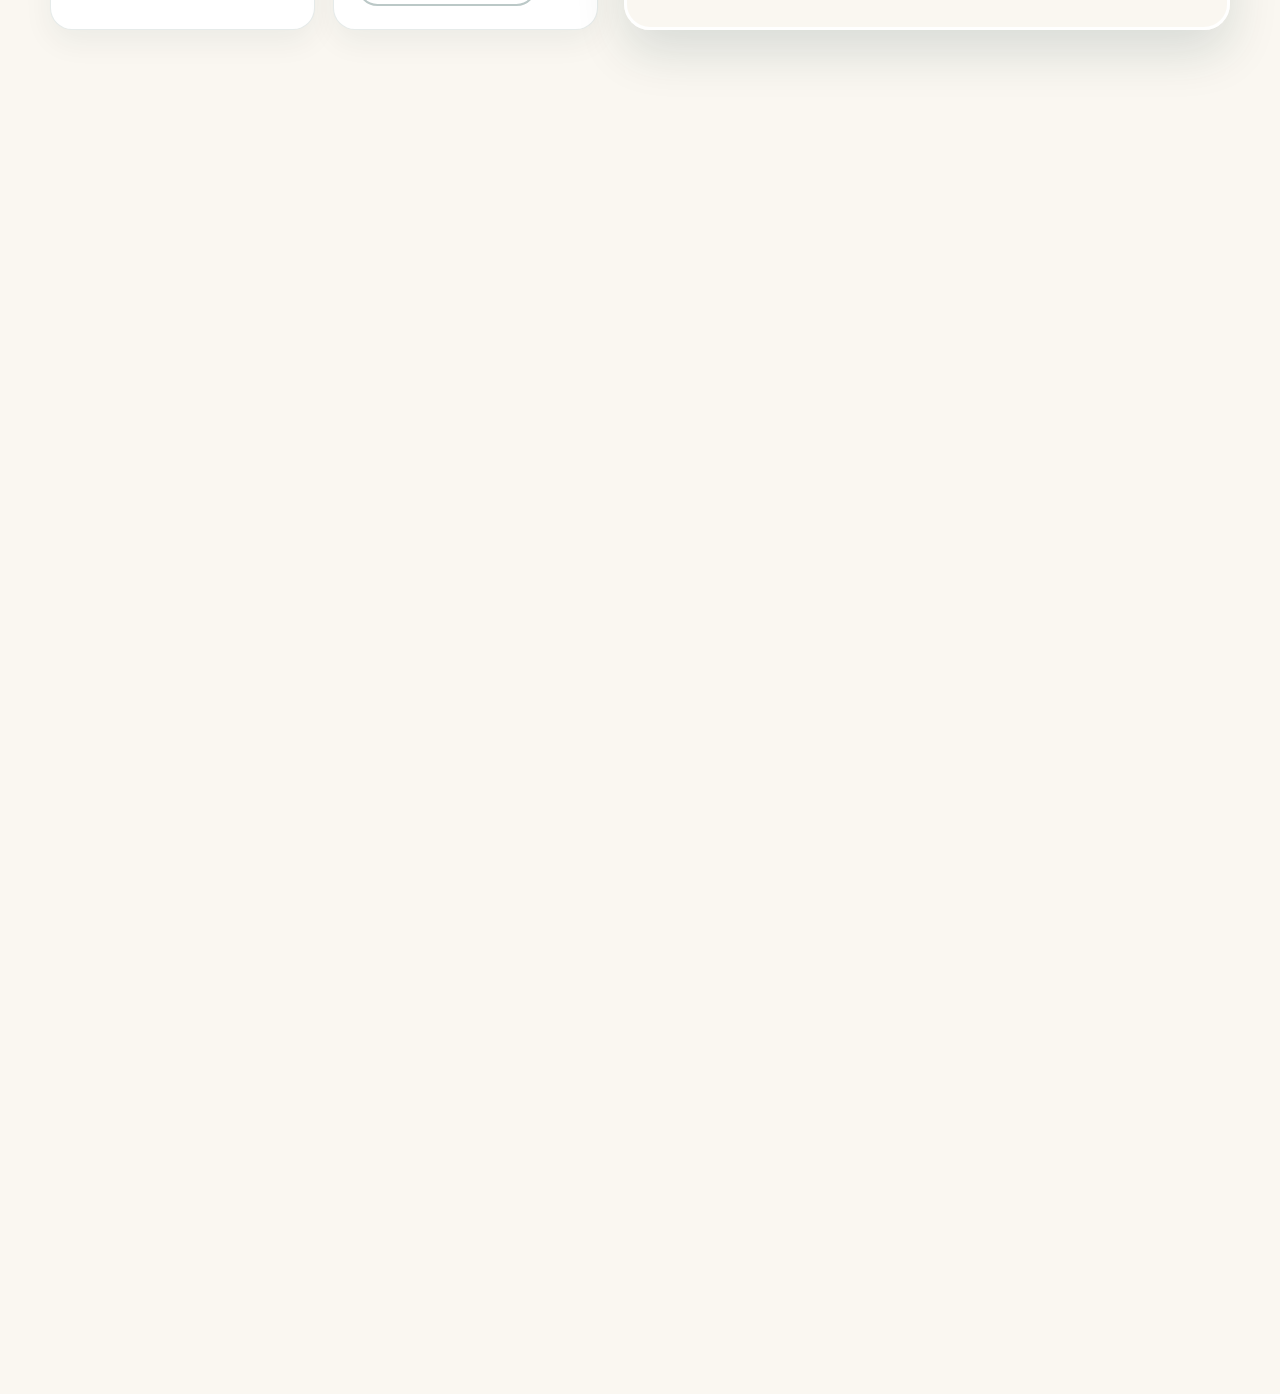
<file: agape/index.html>
<!DOCTYPE html>
<html lang="en">
<head>
<meta charset="UTF-8">
<meta name="viewport" content="width=device-width, initial-scale=1.0">
<title>Agape Dental Clinic — Dr. Samuel Shedrach | Painless Root Canal, Oral Surgery &amp; Implants in Narayanapura, Bengaluru</title>
<meta name="description" content="Agape Dental Clinic in Narayanapura, Bengaluru — led by Dr. Samuel Shedrach (22 years in healthcare, 4.8★ across 136+ ratings). Renowned for painless root canal treatment, wisdom tooth &amp; oral surgery, dental implants, braces &amp; gentle family care.">
<link rel="preconnect" href="https://fonts.googleapis.com">
<link rel="preconnect" href="https://fonts.gstatic.com" crossorigin>
<link href="https://fonts.googleapis.com/css2?family=Fraunces:ital,opsz,wght@0,9..144,500;0,9..144,600;0,9..144,700;1,9..144,500;1,9..144,600&family=Plus+Jakarta+Sans:wght@400;500;600;700;800&display=swap" rel="stylesheet">
<link rel="stylesheet" href="styles.css?v=2">
<link rel="icon" href="data:image/svg+xml,<svg xmlns='http://www.w3.org/2000/svg' viewBox='0 0 100 100'><rect width='100' height='100' rx='24' fill='%230d3b38'/><text x='50' y='69' text-anchor='middle' font-size='56'>🦷</text></svg>">
</head>
<body>

<!-- ══════════ INTRO COLLAGE (Surgical Forest + Warm Marigold Edition) ══════════ -->
<div class="intro" id="intro" aria-hidden="true">
  <div class="intro-card ic1"><img src="assets/hero-woman-agp.jpg" alt=""><span>22 Years of Gentle Care</span></div>
  <div class="intro-card ic2"><img src="assets/svc-rootcanal-agp.jpg" alt=""><span>Painless Root Canal ✦</span></div>
  <div class="intro-card ic3"><img src="assets/svc-surgery-agp.jpg" alt=""><span>Oral &amp; Wisdom Surgery</span></div>
  <div class="intro-card ic4"><img src="assets/doc-1-agp.jpg" alt=""><span>Dr. Samuel Shedrach</span></div>
  <div class="intro-logo">Agape <b>Dental</b><small>Narayanapura · Est. 22+ Yrs</small></div>
</div>

<!-- ══════════ FLOATING PILL HEADER ══════════ -->
<header class="site-head" id="siteHead">
  <a class="logo" href="#top">Agape<span>Dental</span><i>✦</i></a>
  <nav class="head-nav">
    <a href="#specialties">SPECIALTIES</a>
    <a href="#services">TREATMENTS</a>
    <a href="#specialists">DR. SHEDRACH</a>
    <a href="#reviews">4.8★ REVIEWS</a>
    <a href="#visit">LOCATION</a>
  </nav>
  <a class="head-cta" href="#book">Book Visit →</a>
  <button class="burger" id="burger" aria-label="Open menu"><span></span><span></span></button>
</header>

<!-- Full-screen mobile menu -->
<div class="menu-overlay" id="menuOverlay">
  <button class="menu-close" id="menuClose" aria-label="Close menu">✕</button>
  <nav>
    <a href="#top"><em>01</em>Home</a>
    <a href="#specialties"><em>02</em>Signature Specialties</a>
    <a href="#services"><em>03</em>All Treatments</a>
    <a href="#specialists"><em>04</em>Dr. Samuel Shedrach</a>
    <a href="#reviews"><em>05</em>4.8★ Reviews</a>
    <a href="#visit"><em>06</em>Directions &amp; Hours</a>
    <a href="#book"><em>07</em>Book Appointment</a>
  </nav>
  <p>Agape Dental Clinic · Anjeneyappa Building, Narayanapura, Bengaluru</p>
</div>

<main id="top">

<!-- ══════════ SPECIALTY-DRIVEN HERO ══════════ -->
<section class="hero">
  <div class="hero-media"><img id="heroImg" src="assets/hero-woman-agp.jpg" alt="Smiling woman patient in warm sunlit clinic at Agape Dental Clinic"></div>
  <div class="hero-shade"></div>
  <div class="hero-content">
    <div class="hero-main">
      <span class="eyebrow">★ 4.8 Rated (136+ Ratings) · 22 Years in Healthcare</span>
      <h1 class="mask-lines">
        <span class="ml"><span>Painless Root </span></span>
        <span class="ml"><span>Canals &amp; <em>Surgical</em> </span></span>
        <span class="ml"><span>Precision</span></span>
      </h1>
      <div class="hero-pills">
        <a class="hero-pill" href="#book" data-pick="Painless Root Canal Treatment">01 · Painless Root Canal</a>
        <a class="hero-pill" href="#book" data-pick="Oral &amp; Maxillofacial / Wisdom Tooth Surgery">02 · Wisdom Tooth &amp; Oral Surgery</a>
        <a class="hero-pill" href="#book" data-pick="Dental Implants">03 · Dental Implants</a>
        <a class="hero-pill" href="#book" data-pick="Braces &amp; Orthodontics">04 · Braces &amp; Family Care</a>
      </div>
    </div>

    <div class="hero-card reveal">
      <div class="hero-card-top">
        <div class="doc-tag">
          <b>Dr. Samuel Shedrach</b>
          Chief Dental Surgeon · Behind Kothanur, Narayanapura
        </div>
        <div class="badge-rotor" aria-hidden="true">
          <svg viewBox="0 0 120 120"><defs><path id="circ" d="M60,60 m-44,0 a44,44 0 1,1 88,0 a44,44 0 1,1 -88,0"/></defs>
          <text><textPath href="#circ">MINIMUM-PAIN DENTISTRY • 22 YEARS CARE • </textPath></text></svg>
          <span class="badge-tooth">🦷</span>
        </div>
      </div>
      <p class="hero-copy">Trusted across Narayanapura &amp; Kothanur for gentle, minimum-pain anaesthesia, tooth-saving root canals, wisdom-tooth surgery, implants &amp; honest family care.</p>
      <div class="hero-cta">
        <a class="btn btn-gold" href="#book">Book Appointment</a>
        <a class="btn btn-ghost" href="https://www.google.com/maps/place/Agape+Dental+Clinic/@13.062506,77.5732655,13z/data=!4m10!1m2!2m1!1sdentist!3m6!1s0x3bae19fe7ac22d51:0x780aa8d31bdf2aeb!8m2!3d13.0625009!4d77.6485187!15sCgdkZW50aXN0WgkiB2RlbnRpc3SSAQ1kZW50YWxfY2xpbmlj4AEA!16s%2Fg%2F1tq4pjtv?entry=ttu&amp;g_ep=EgoyMDI2MTAxOS4wIKXMDSoASAFQAw%3D%3D" target="_blank" rel="noopener">Google Maps ↗</a>
      </div>
    </div>
  </div>
  <div class="hero-ticker" aria-hidden="true"><div class="ticker-track">
    <span>PAINLESS ROOT CANAL (RCT) ✦ MINIMUM-PAIN ANAESTHESIA ✦ ORAL &amp; MAXILLOFACIAL SURGERY ✦ WISDOM TOOTH EXTRACTION ✦ DENTAL IMPLANTS ✦ BRACES &amp; FAMILY DENTISTRY ✦ </span>
    <span>PAINLESS ROOT CANAL (RCT) ✦ MINIMUM-PAIN ANAESTHESIA ✦ ORAL &amp; MAXILLOFACIAL SURGERY ✦ WISDOM TOOTH EXTRACTION ✦ DENTAL IMPLANTS ✦ BRACES &amp; FAMILY DENTISTRY ✦ </span>
  </div></div>
</section>

<!-- ══════════ 22-YEAR CLINICAL HERITAGE & STATS LEDGER ══════════ -->
<section class="transform" id="about">
  <div class="transform-inner">
    <div>
      <span class="eyebrow">Calm, Patient-First Clinical Practice</span>
      <h2 class="mask-lines" style="margin-top:.9rem">
        <span class="ml"><span>Saving Natural Teeth </span></span>
        <span class="ml"><span>Without the <em>Fear</em></span></span>
      </h2>
      <p class="transform-copy reveal">For over two decades in healthcare, patients across Narayanapura and Kothanur have visited <b>Dr. Samuel Shedrach</b> specifically because anxious visits stay calm, anaesthesia feels remarkably gentle, and every surgical or restorative step is explained transparently.</p>
      <a class="phone-link reveal" href="#book">Plan your consultation <b>→ Anjeneyappa Building, Narayanapura</b></a>
    </div>
    <div class="stats reveal-group">
      <div class="stat"><strong data-count="22">0</strong><span>Years in Healthcare Experience</span></div>
      <div class="stat"><strong data-count="136" data-suffix="+">0</strong><span>Patient Ratings · 4.8★ Rated</span></div>
      <div class="stat"><strong data-count="17">0</strong><span>Listed Surgeries &amp; Treatments</span></div>
      <div class="stat"><strong data-count="7">0</strong><span>Days Open Every Week</span></div>
    </div>
  </div>
</section>

<!-- ══════════ SIGNATURE SPECIALTY PILLARS (Tailored specifically to Agape) ══════════ -->
<section class="pillars" id="specialties">
  <div class="pillars-wrap">
    <div class="pillars-head reveal">
      <span class="eyebrow light-bg">Core Clinical Focus</span>
      <h2 style="margin-top:.8rem">Built Around What Patients Trust <em>Agape</em> For Most</h2>
      <p>From pain-free endodontic tooth preservation to oral surgery and permanent implants, our clinic focuses on lasting clinical outcomes with minimum discomfort.</p>
    </div>

    <div class="pillars-grid reveal-group">
      <article class="pillar-card featured">
        <div class="pillar-media">
          <img src="assets/svc-rootcanal-agp.jpg" alt="Precision root canal treatment using dental operating microscope">
          <span class="pillar-badge">★ Most Praised Specialty</span>
        </div>
        <div class="pillar-body">
          <span class="pillar-num">01 · Endodontics &amp; Tooth Saving</span>
          <h3>Painless Root Canal Treatment (RCT)</h3>
          <p>Dr. Samuel Shedrach is widely recommended by patients for gentle, minimum-pain anaesthesia and calm precision endodontics — relieving deep toothache while saving your natural tooth with custom crowns.</p>
          <a class="pillar-link" href="#book" data-pick="Painless Root Canal Treatment">Book Root Canal Consultation →</a>
        </div>
      </article>

      <article class="pillar-card">
        <div class="pillar-media">
          <img src="assets/svc-surgery-agp.jpg" alt="Oral surgeon reviewing panoramic dental X-ray with patient">
          <span class="pillar-badge">Surgical Care</span>
        </div>
        <div class="pillar-body">
          <span class="pillar-num">02 · Oral &amp; Maxillofacial</span>
          <h3>Wisdom Tooth &amp; Oral Surgery</h3>
          <p>X-ray guided surgical extractions, impacted wisdom-tooth removal, and minor oral surgical procedures performed gently across 17 listed clinical treatments.</p>
          <a class="pillar-link" href="#book" data-pick="Oral &amp; Maxillofacial / Wisdom Tooth Surgery">Book Surgical Evaluation →</a>
        </div>
      </article>

      <article class="pillar-card">
        <div class="pillar-media">
          <img src="assets/svc-implants-agp.jpg" alt="Dental implant and restorative consultation">
          <span class="pillar-badge">Restorative &amp; Ortho</span>
        </div>
        <div class="pillar-body">
          <span class="pillar-num">03 · Full-Family Restoration</span>
          <h3>Implants, Braces &amp; Family Care</h3>
          <p>Natural-feeling dental implants, teen and adult orthodontic braces, and unhurried check-ups for children, adults, and elderly parents under one roof.</p>
          <a class="pillar-link" href="#book" data-pick="Dental Implants">Book Implant / Ortho Visit →</a>
        </div>
      </article>
    </div>
  </div>
</section>

<!-- ══════════ NUMBERED CLINICAL TREATMENTS INDEX ══════════ -->
<section class="services" id="services">
  <div class="marquee" aria-hidden="true"><div class="marquee-track" id="marqueeTrack"></div></div>

  <div class="accordion" id="accordion">
    <article class="svc is-open" data-svc>
      <button class="svc-head" type="button">
        <span class="svc-idx">01</span>
        <span class="svc-name">Painless Root Canal Treatment</span>
        <span class="svc-cat">Flagship · RCT</span>
        <img class="svc-thumb" src="assets/svc-rootcanal-agp.jpg" alt="">
        <span class="svc-plus">+</span>
      </button>
      <div class="svc-body"><div class="svc-inner">
        <div class="svc-copy-wrap">
          <p>Dr. Samuel Shedrach is widely praised for truly comfortable root canal therapy — gentle, minimum-pain local anaesthesia, thorough canal cleaning, and natural-looking crowns that restore full chewing strength.</p>
          <a class="btn btn-outline" href="#book" data-pick="Painless Root Canal Treatment">Select Root Canal in Booking →</a>
        </div>
        <img src="assets/svc-rootcanal-agp.jpg" alt="Dentist performing precision root canal treatment">
      </div></div>
    </article>

    <article class="svc" data-svc>
      <button class="svc-head" type="button">
        <span class="svc-idx">02</span>
        <span class="svc-name">Oral &amp; Maxillofacial Surgery</span>
        <span class="svc-cat">Wisdom Tooth</span>
        <img class="svc-thumb" src="assets/svc-surgery-agp.jpg" alt="">
        <span class="svc-plus">+</span>
      </button>
      <div class="svc-body"><div class="svc-inner">
        <div class="svc-copy-wrap">
          <p>Oral &amp; maxillofacial surgery including wisdom-tooth extraction — planned clearly with diagnostic X-rays, performed with minimum-pain technique, and supported with attentive post-care.</p>
          <a class="btn btn-outline" href="#book" data-pick="Oral &amp; Maxillofacial / Wisdom Tooth Surgery">Select Oral Surgery in Booking →</a>
        </div>
        <img src="assets/svc-surgery-agp.jpg" alt="Doctor explaining panoramic X-ray to patient before oral surgery">
      </div></div>
    </article>

    <article class="svc" data-svc>
      <button class="svc-head" type="button">
        <span class="svc-idx">03</span>
        <span class="svc-name">Dental Implants &amp; Crowns</span>
        <span class="svc-cat">Restorative</span>
        <img class="svc-thumb" src="assets/svc-implants-agp.jpg" alt="">
        <span class="svc-plus">+</span>
      </button>
      <div class="svc-body"><div class="svc-inner">
        <div class="svc-copy-wrap">
          <p>Permanent, natural-feeling replacements for missing teeth plus durable crowns, bridges, and dentures — planned honestly for lasting comfort, bite stability, and aesthetics.</p>
          <a class="btn btn-outline" href="#book" data-pick="Dental Implants">Select Dental Implants in Booking →</a>
        </div>
        <img src="assets/svc-implants-agp.jpg" alt="Dental implant treatment planning">
      </div></div>
    </article>

    <article class="svc" data-svc>
      <button class="svc-head" type="button">
        <span class="svc-idx">04</span>
        <span class="svc-name">Braces &amp; Orthodontics</span>
        <span class="svc-cat">Teens &amp; Adults</span>
        <img class="svc-thumb" src="assets/svc-braces-agp.jpg" alt="">
        <span class="svc-plus">+</span>
      </button>
      <div class="svc-body"><div class="svc-inner">
        <div class="svc-copy-wrap">
          <p>Orthodontic care for teenagers and adults — braces to correct crowding, spacing, and bite alignment with steady progress checks and transparent guidance at every visit.</p>
          <a class="btn btn-outline" href="#book" data-pick="Braces &amp; Orthodontics">Select Braces / Ortho in Booking →</a>
        </div>
        <img src="assets/svc-braces-agp.jpg" alt="Smiling patient during orthodontic care">
      </div></div>
    </article>

    <article class="svc" data-svc>
      <button class="svc-head" type="button">
        <span class="svc-idx">05</span>
        <span class="svc-name">Kids &amp; Multi-Generation Family Dentistry</span>
        <span class="svc-cat">All Ages</span>
        <img class="svc-thumb" src="assets/svc-kids-agp.jpg" alt="">
        <span class="svc-plus">+</span>
      </button>
      <div class="svc-body"><div class="svc-inner">
        <div class="svc-copy-wrap">
          <p>Patient, fear-free dental visits for young children alongside gentle, unhurried restorative care for parents and senior citizens across Narayanapura.</p>
          <a class="btn btn-outline" href="#book" data-pick="Kids &amp; Family Dentistry">Select Family / Kids Care →</a>
        </div>
        <img src="assets/svc-kids-agp.jpg" alt="Child smiling happily at a gentle dental check-up">
      </div></div>
    </article>

    <article class="svc" data-svc>
      <button class="svc-head" type="button">
        <span class="svc-idx">06</span>
        <span class="svc-name">Scaling, Fillings &amp; Dental X-Ray</span>
        <span class="svc-cat">Preventive</span>
        <img class="svc-thumb" src="assets/svc-cleaning-agp.jpg" alt="">
        <span class="svc-plus">+</span>
      </button>
      <div class="svc-body"><div class="svc-inner">
        <div class="svc-copy-wrap">
          <p>Complete everyday dental health — routine check-ups, ultrasonic cleaning &amp; polishing, tooth-coloured fillings, and diagnostic X-rays with honest advice.</p>
          <a class="btn btn-outline" href="#book" data-pick="General Check-up, Cleaning &amp; X-Ray">Select Check-up &amp; Cleaning →</a>
        </div>
        <img src="assets/svc-cleaning-agp.jpg" alt="Patient during ultrasonic teeth cleaning and polishing">
      </div></div>
    </article>
  </div>
  <button class="see-all" id="seeAll" type="button">✦ Expand All 6 Treatment Categories</button>
</section>

<!-- ══════════ LEAD DOCTOR SPOTLIGHT + ARCH CLINICAL DISCIPLINES ══════════ -->
<section class="specialists" id="specialists">
  <div class="sp-wrap">
    <div class="sec-head">
      <h2 class="mask-lines"><span class="ml"><span>Meet Your <em>Doctor</em></span></span></h2>
      <div class="arrows"><button id="spPrev" type="button" aria-label="Previous discipline">←</button><button id="spNext" type="button" aria-label="Next discipline">→</button></div>
    </div>

    <!-- Dedicated Spotlight Card for Dr. Samuel Shedrach -->
    <div class="lead-doc reveal">
      <div class="lead-doc-photo">
        <img src="assets/doc-1-agp.jpg" alt="Senior dental surgeon portrait representing clinical care at Agape Dental Clinic">
      </div>
      <div class="lead-doc-info">
        <span class="eyebrow">Lead Clinician · 22 Years in Healthcare</span>
        <h3>Dr. Samuel Shedrach</h3>
        <div class="lead-doc-role">Chief Dental Surgeon · Agape Dental Clinic, Narayanapura</div>
        <p>Known across Kothanur and Narayanapura for calm chairside manner, remarkably gentle minimum-pain anaesthesia, painless root canal treatments, and honest clinical recommendations that put natural tooth preservation first.</p>
        <div class="lead-doc-tags">
          <span>Painless Root Canal (RCT)</span>
          <span>Minimum-Pain Anaesthesia</span>
          <span>Oral &amp; Wisdom Tooth Surgery</span>
          <span>Implants &amp; Family Care</span>
        </div>
        <a class="btn btn-gold" href="#book">Book with Dr. Samuel Shedrach →</a>
      </div>
    </div>

    <div class="sp-subhead">
      <h3>Clinical Disciplines Practised at Agape</h3>
    </div>
    <div class="sp-viewport"><div class="sp-track" id="spTrack"></div></div>

    <!-- Landscape Consultation Banner -->
    <div class="consult reveal-scale">
      <div class="consult-text">
        <h3 class="mask-lines"><span class="ml"><span>Unhurried, Honest </span></span><span class="ml"><span><em>Consultation</em></span></span></h3>
        <p>Suffering from tooth pain, an impacted wisdom tooth, or unsure whether a tooth can be saved? Visit us in Narayanapura for a clear diagnosis and transparent treatment plan.</p>
        <a class="btn btn-forest" href="#book">Schedule Your Visit →</a>
      </div>
      <div class="consult-media">
        <img src="assets/consult-agp.jpg" alt="Dentist reassuring an elderly woman patient during consultation">
        <div class="badge-rotor small" aria-hidden="true">
          <svg viewBox="0 0 120 120"><defs><path id="circ2" d="M60,60 m-44,0 a44,44 0 1,1 88,0 a44,44 0 1,1 -88,0"/></defs>
          <text><textPath href="#circ2">HONEST ADVICE • GENTLE HANDS • </textPath></text></svg>
          <span class="badge-tooth">🦷</span>
        </div>
      </div>
    </div>
  </div>
</section>

<!-- ══════════ CARE FOR EVERY STAGE OF LIFE ══════════ -->
<section class="help" id="help">
  <h2 class="mask-lines center"><span class="ml"><span>Gentle Care for <em>Every Age</em></span></span></h2>
  <div class="help-grid reveal-group">
    <article class="help-card">
      <img src="assets/help-kids-agp.jpg" alt="Happy child smiling confidently in dental chair">
      <span class="help-step">01 · Children</span>
      <h3>Fear-Free Kids Visits</h3>
      <p>Patient, reassuring check-ups, preventive care, and gentle fillings that help young children grow up comfortable at the dentist.</p>
    </article>
    <article class="help-card">
      <img src="assets/help-teen-agp.jpg" alt="Teenager with braces smiling at orthodontic check-up">
      <span class="help-step">02 · Teens &amp; Young Adults</span>
      <h3>Orthodontics &amp; Wisdom Teeth</h3>
      <p>Braces for crowded or misaligned teeth plus X-ray guided evaluation and gentle removal of troublesome wisdom teeth.</p>
    </article>
    <article class="help-card">
      <img src="assets/help-adults-agp.jpg" alt="Smiling senior couple after comfortable dental care">
      <span class="help-step">03 · Adults &amp; Seniors</span>
      <h3>Root Canals, Implants &amp; Crowns</h3>
      <p>Painless endodontics to save aching teeth, fixed crowns, bridges, dentures, and implants tailored thoughtfully for adults and elders.</p>
    </article>
  </div>
</section>

<!-- ══════════ 4.8★ PATIENT FEEDBACK THEMES ══════════ -->
<section class="reviews" id="reviews">
  <div class="sec-head">
    <h2 class="mask-lines"><span class="ml"><span>4.8★ Patient <em>Trust</em></span></span></h2>
    <div class="arrows"><button id="rvPrev" type="button" aria-label="Previous feedback">←</button><button id="rvNext" type="button" aria-label="Next feedback">→</button></div>
  </div>
  <p class="reviews-sub reveal">Authentic feedback themes consistently shared by patients visiting Agape Dental Clinic in Narayanapura (rated <b>4.8★ from 136+ ratings</b> on Justdial). <a href="https://www.google.com/maps/place/Agape+Dental+Clinic/@13.062506,77.5732655,13z/data=!4m10!1m2!2m1!1sdentist!3m6!1s0x3bae19fe7ac22d51:0x780aa8d31bdf2aeb!8m2!3d13.0625009!4d77.6485187!15sCgdkZW50aXN0WgkiB2RlbnRpc3SSAQ1kZW50YWxfY2xpbmlj4AEA!16s%2Fg%2F1tq4pjtv?entry=ttu&amp;g_ep=EgoyMDI2MTAxOS4wIKXMDSoASAFQAw%3D%3D" target="_blank" rel="noopener">View &amp; review us on Google Maps ↗</a></p>
  <div class="rv-viewport"><div class="rv-track" id="rvTrack"></div></div>
  <div class="rv-dots" id="rvDots"></div>
</section>

<!-- ══════════ SMILE GALLERY ══════════ -->
<section class="gallery" id="gallery" aria-label="Smile gallery">
  <div class="marquee gal-marquee" aria-hidden="true"><div class="marquee-track gal-track" id="galTrack"></div></div>
  <div class="gal-viewport"><div class="gal-strip" id="galStrip"></div></div>
</section>

<!-- ══════════ VISIT / MAPS ══════════ -->
<section class="visit" id="visit">
  <div class="visit-wrap">
    <h2 class="mask-lines"><span class="ml"><span>Visit Us in <em>Narayanapura</em></span></span></h2>
    <div class="visit-grid">
      <div class="visit-info reveal-group">
        <div class="v-card wide">
          <h3>📍 Clinic Address</h3>
          <p><b>Agape Dental Clinic</b><br>Anjeneyappa Building, K Narayanapura Road, Behind Kothanur, Narayanapura, Bengaluru – 560077</p>
          <p class="coords">Pin Coordinates: 13.0625009° N, 77.6485187° E</p>
          <a class="btn btn-forest" href="https://www.google.com/maps/dir/?api=1&amp;destination=13.0625009,77.6485187" target="_blank" rel="noopener">Get Turn-by-Turn Directions ↗</a>
        </div>
        <div class="v-card">
          <h3>🕙 Clinic Hours</h3>
          <p>Monday – Sunday<br><b>Open All 7 Days</b></p>
          <p class="coords">Online directories list different slots (Practo: 11 AM–5 PM · Justdial: evening hours) — please verify today’s hours on Google Maps before visiting.</p>
        </div>
        <div class="v-card">
          <h3>📞 Call via Google Maps</h3>
          <p>Open our official Google Maps listing to call the clinic directly, read reviews, or navigate to Dr. Samuel Shedrach.</p>
          <a class="btn btn-outline" href="https://www.google.com/maps/place/Agape+Dental+Clinic/@13.062506,77.5732655,13z/data=!4m10!1m2!2m1!1sdentist!3m6!1s0x3bae19fe7ac22d51:0x780aa8d31bdf2aeb!8m2!3d13.0625009!4d77.6485187!15sCgdkZW50aXN0WgkiB2RlbnRpc3SSAQ1kZW50YWxfY2xpbmlj4AEA!16s%2Fg%2F1tq4pjtv?entry=ttu&amp;g_ep=EgoyMDI2MTAxOS4wIKXMDSoASAFQAw%3D%3D" target="_blank" rel="noopener">Open Google Maps ↗</a>
        </div>
      </div>
      <div class="map-wrap reveal-scale">
        <iframe title="Agape Dental Clinic on Google Maps" src="https://www.google.com/maps?q=Agape%20Dental%20Clinic%20Narayanapura%20Bengaluru&amp;ll=13.0625009,77.6485187&amp;z=17&amp;output=embed" loading="lazy" referrerpolicy="no-referrer-when-downgrade" allowfullscreen></iframe>
      </div>
    </div>
  </div>
</section>

<!-- ══════════ BOOKING & FOOTER ══════════ -->
<footer class="book" id="book">
  <h2 class="mask-lines center"><span class="ml"><span>Plan Your <em>Visit Today</em></span></span></h2>
  <p class="book-sub">Select your treatment below to note your visit details and jump straight to Agape Dental Clinic’s verified Google Maps listing.</p>

  <form class="book-form reveal" id="bookForm" novalidate>
    <div class="mode-toggle" role="group" aria-label="Consultation type">
      <button type="button" class="is-on" data-mode="Clinic Visit">Clinic Visit</button>
      <button type="button" data-mode="Tooth Pain / Priority">Tooth Pain / Priority</button>
    </div>
    <div class="form-row">
      <label>Your Name<input name="name" type="text" placeholder="Full name" required></label>
      <label>Mobile Number<input name="phone" type="tel" inputmode="tel" placeholder="10-digit mobile number" required></label>
    </div>
    <div class="form-row">
      <label>Treatment Needed
        <select name="service" id="serviceSelect" required>
          <option value="">Select a specialty / treatment…</option>
          <option>Painless Root Canal Treatment</option>
          <option>Oral &amp; Maxillofacial / Wisdom Tooth Surgery</option>
          <option>Dental Implants</option>
          <option>Braces &amp; Orthodontics</option>
          <option>Toothache / Minimum-Pain Emergency Check</option>
          <option>Kids &amp; Family Dentistry</option>
          <option>General Check-up, Cleaning &amp; X-Ray</option>
          <option>Other Consultation</option>
        </select>
      </label>
      <label>Preferred Date<input name="date" type="date" required></label>
    </div>
    <label class="full">Symptoms or Notes (optional)<textarea name="notes" rows="2" placeholder="e.g. Sensitivity in lower molar, wisdom tooth discomfort, crown check…"></textarea></label>
    <p class="form-err" id="formErr" role="alert"></p>
    <p class="form-note">📍 Submitting prepares your visit summary and opens <b>Agape Dental Clinic on Google Maps</b> so you can call the clinic directly or start navigation to Narayanapura.</p>
    <button class="btn btn-gold big" type="submit">Confirm Details &amp; Open Google Maps ↗</button>
    <p class="form-ok" id="formOk" hidden></p>
  </form>

  <div class="foot-grid reveal-group">
    <div class="foot-brand">
      <span class="logo">Agape<span>Dental</span><i>✦</i></span>
      <p>Painless root canals, oral &amp; wisdom-tooth surgery, dental implants, braces, and 22 years of gentle care by Dr. Samuel Shedrach in Narayanapura, Bengaluru.</p>
      <div class="social-row">
        <a href="https://www.google.com/maps/place/Agape+Dental+Clinic/@13.062506,77.5732655,13z/data=!4m10!1m2!2m1!1sdentist!3m6!1s0x3bae19fe7ac22d51:0x780aa8d31bdf2aeb!8m2!3d13.0625009!4d77.6485187!15sCgdkZW50aXN0WgkiB2RlbnRpc3SSAQ1kZW50YWxfY2xpbmlj4AEA!16s%2Fg%2F1tq4pjtv?entry=ttu&amp;g_ep=EgoyMDI2MTAxOS4wIKXMDSoASAFQAw%3D%3D" target="_blank" rel="noopener" aria-label="Agape Dental Clinic on Google Maps">📍 View on Google Maps ↗</a>
      </div>
    </div>
    <nav><h4>Clinic</h4><a href="#specialties">Signature Specialties</a><a href="#services">All Treatments</a><a href="#specialists">Dr. Samuel Shedrach</a><a href="#reviews">4.8★ Reviews</a></nav>
    <nav><h4>Key Specialties</h4><a href="#book" data-pick="Painless Root Canal Treatment">Painless Root Canal</a><a href="#book" data-pick="Oral &amp; Maxillofacial / Wisdom Tooth Surgery">Wisdom Tooth Surgery</a><a href="#book" data-pick="Dental Implants">Dental Implants</a><a href="#book" data-pick="Braces &amp; Orthodontics">Braces &amp; Orthodontics</a></nav>
    <nav><h4>Visit Narayanapura</h4><a href="https://www.google.com/maps/dir/?api=1&amp;destination=13.0625009,77.6485187" target="_blank" rel="noopener">Get Directions</a><a href="https://www.google.com/maps/place/Agape+Dental+Clinic/@13.062506,77.5732655,13z/data=!4m10!1m2!2m1!1sdentist!3m6!1s0x3bae19fe7ac22d51:0x780aa8d31bdf2aeb!8m2!3d13.0625009!4d77.6485187!15sCgdkZW50aXN0WgkiB2RlbnRpc3SSAQ1kZW50YWxfY2xpbmlj4AEA!16s%2Fg%2F1tq4pjtv?entry=ttu&amp;g_ep=EgoyMDI2MTAxOS4wIKXMDSoASAFQAw%3D%3D" target="_blank" rel="noopener">Google Maps Listing</a><a href="#visit">Address &amp; Hours</a><a href="#book">Book Visit</a></nav>
  </div>
  <div class="foot-base"><span>© 2026 Agape Dental Clinic. All Rights Reserved.</span><span>Anjeneyappa Building · Behind Kothanur, Narayanapura, Bengaluru – 560077</span></div>
</footer>

</main>

<nav class="mobile-bar" aria-label="Quick actions">
  <a href="#book" class="mb-book">📅 Book</a>
  <a href="https://www.google.com/maps/dir/?api=1&amp;destination=13.0625009,77.6485187" target="_blank" rel="noopener">📍 Directions</a>
  <a href="#specialties">🦷 Specialties</a>
  <a href="#visit">🕙 Hours</a>
</nav>
<button class="to-top" id="toTop" aria-label="Back to top">↑</button>
<script src="script.js?v=2"></script>
</body>
</html>
</file>
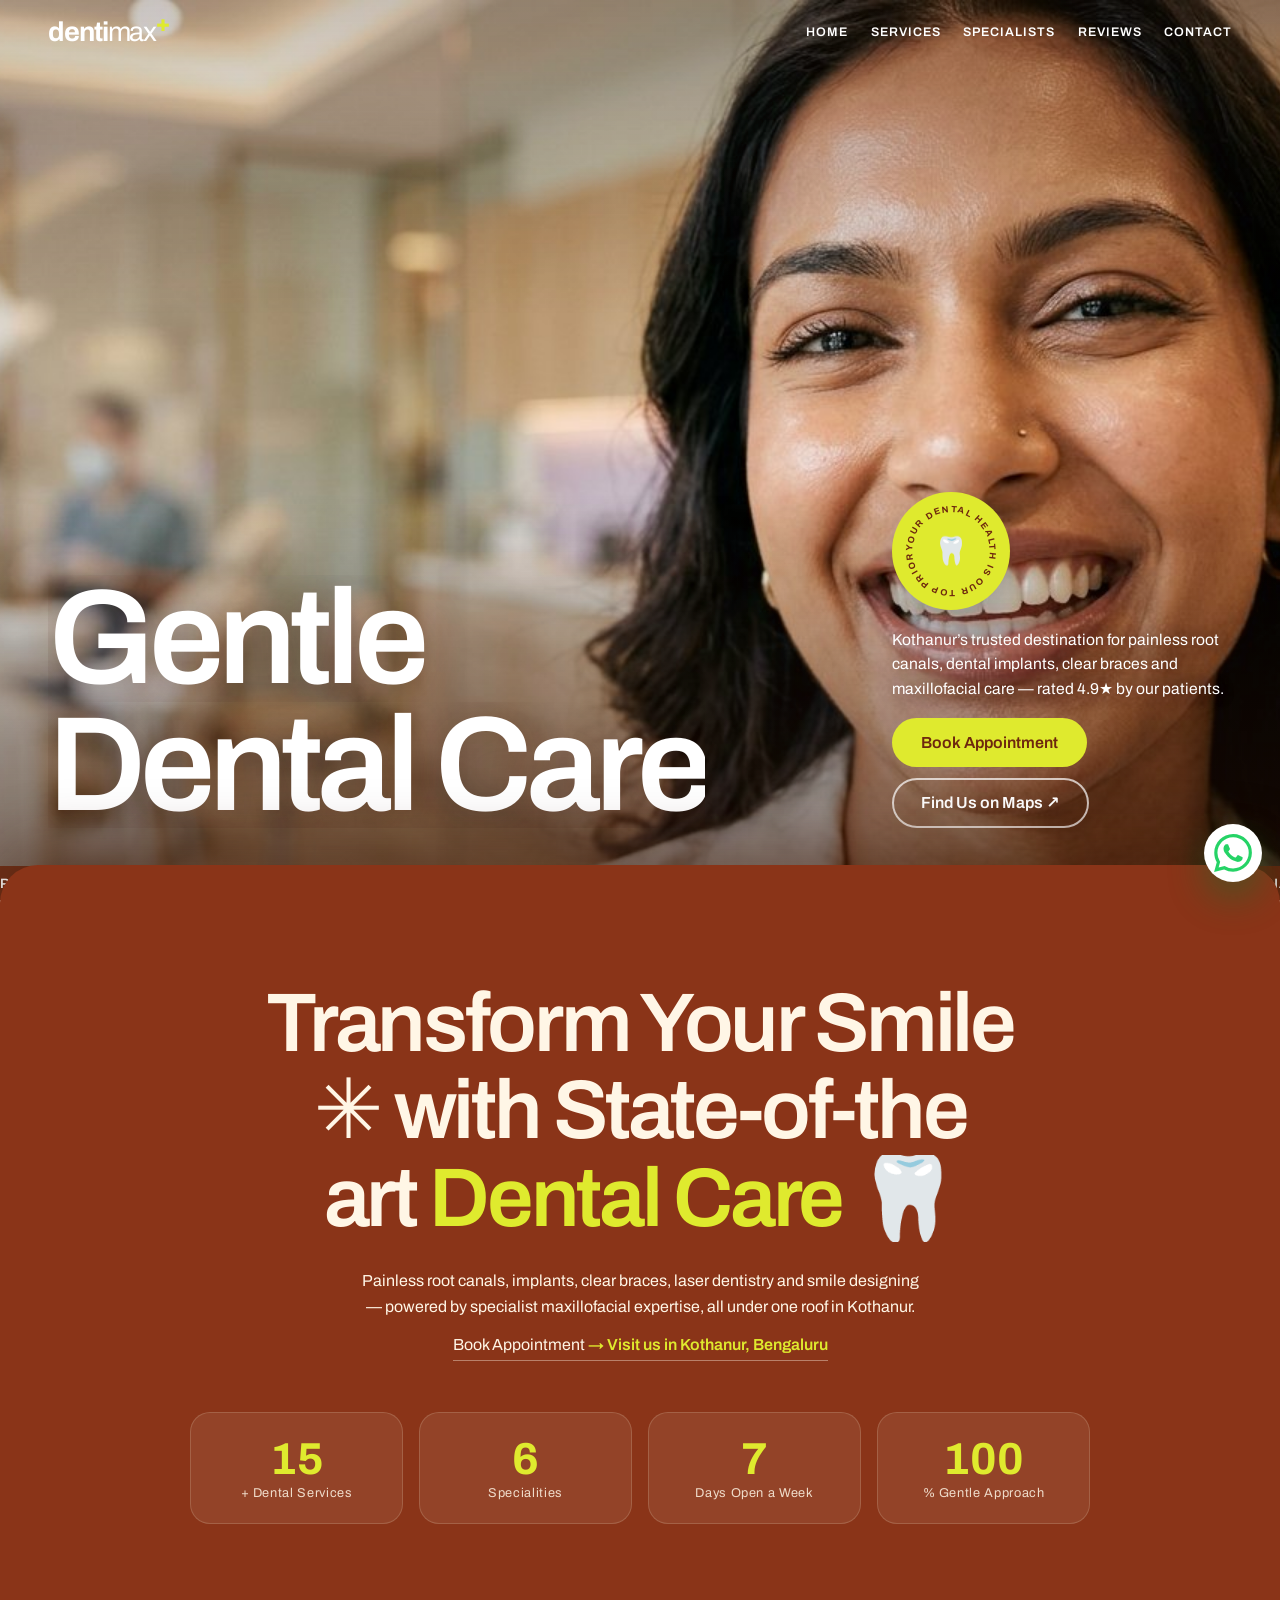
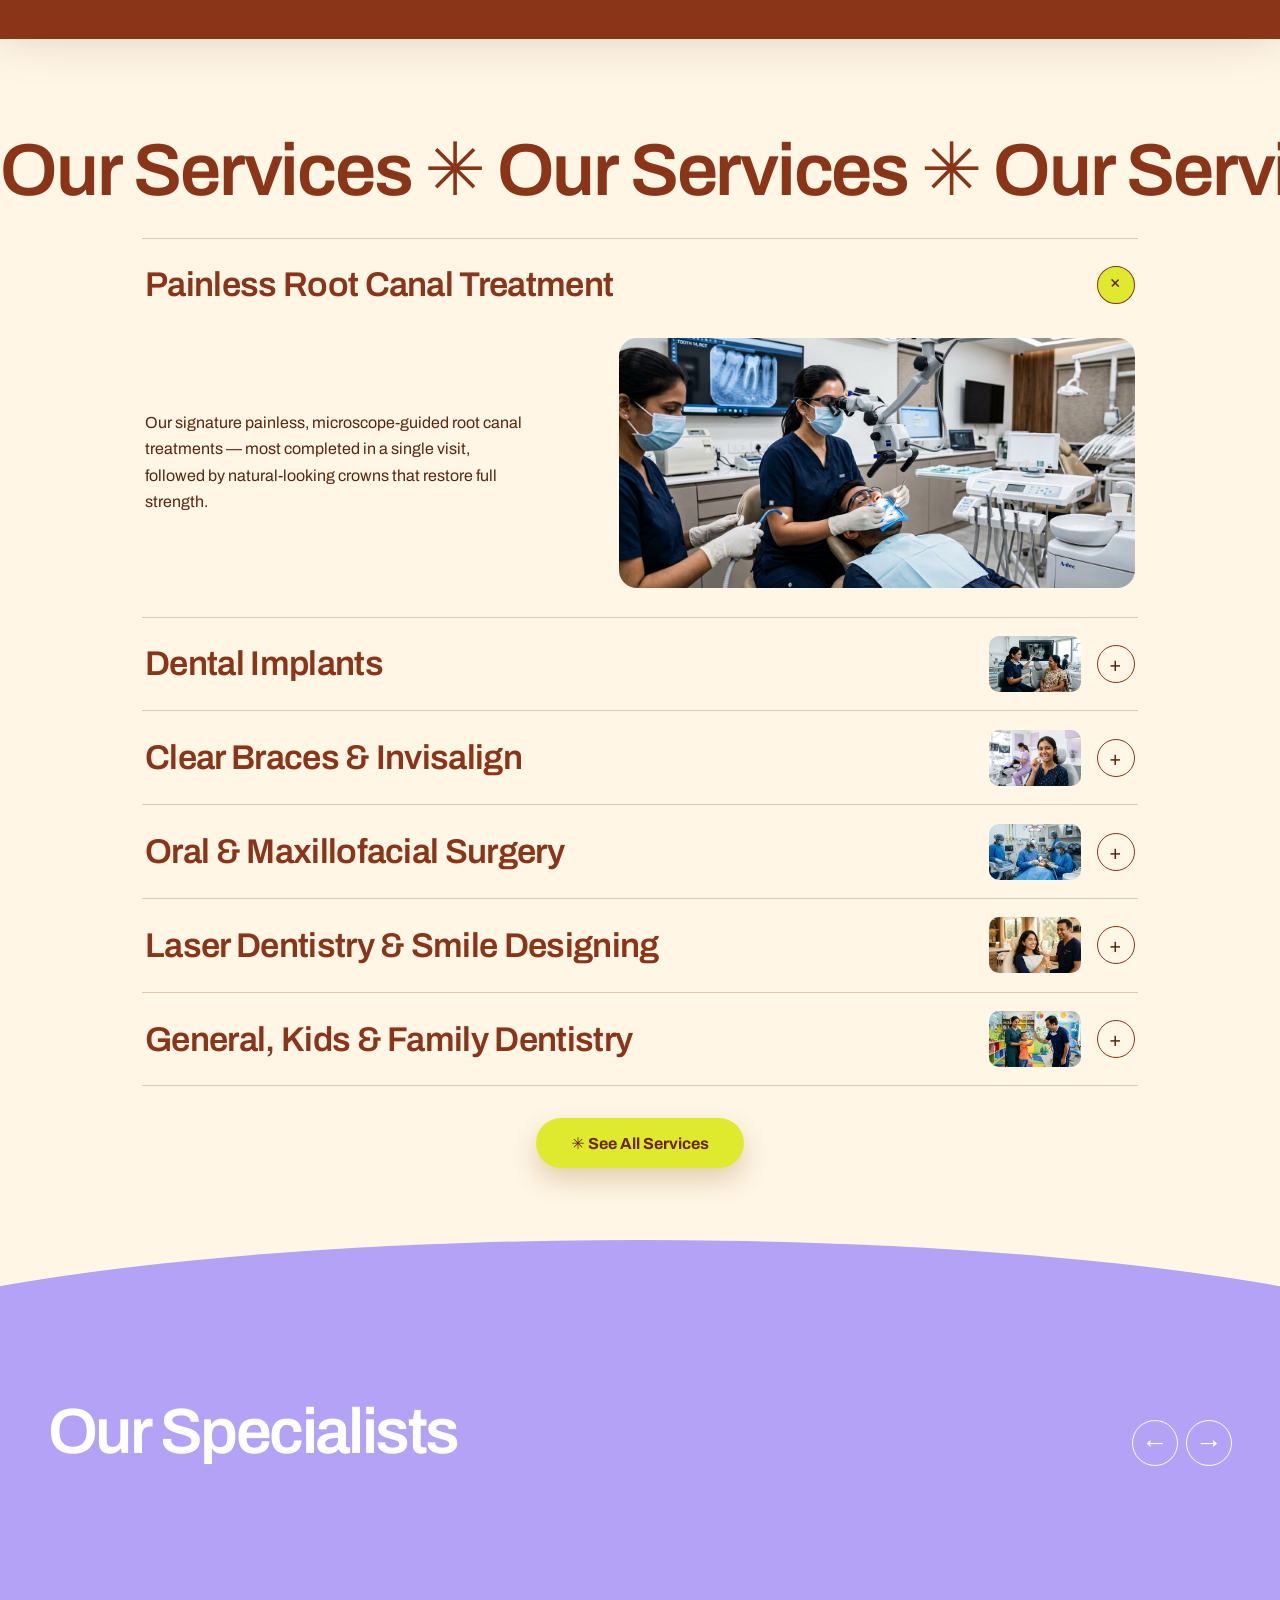
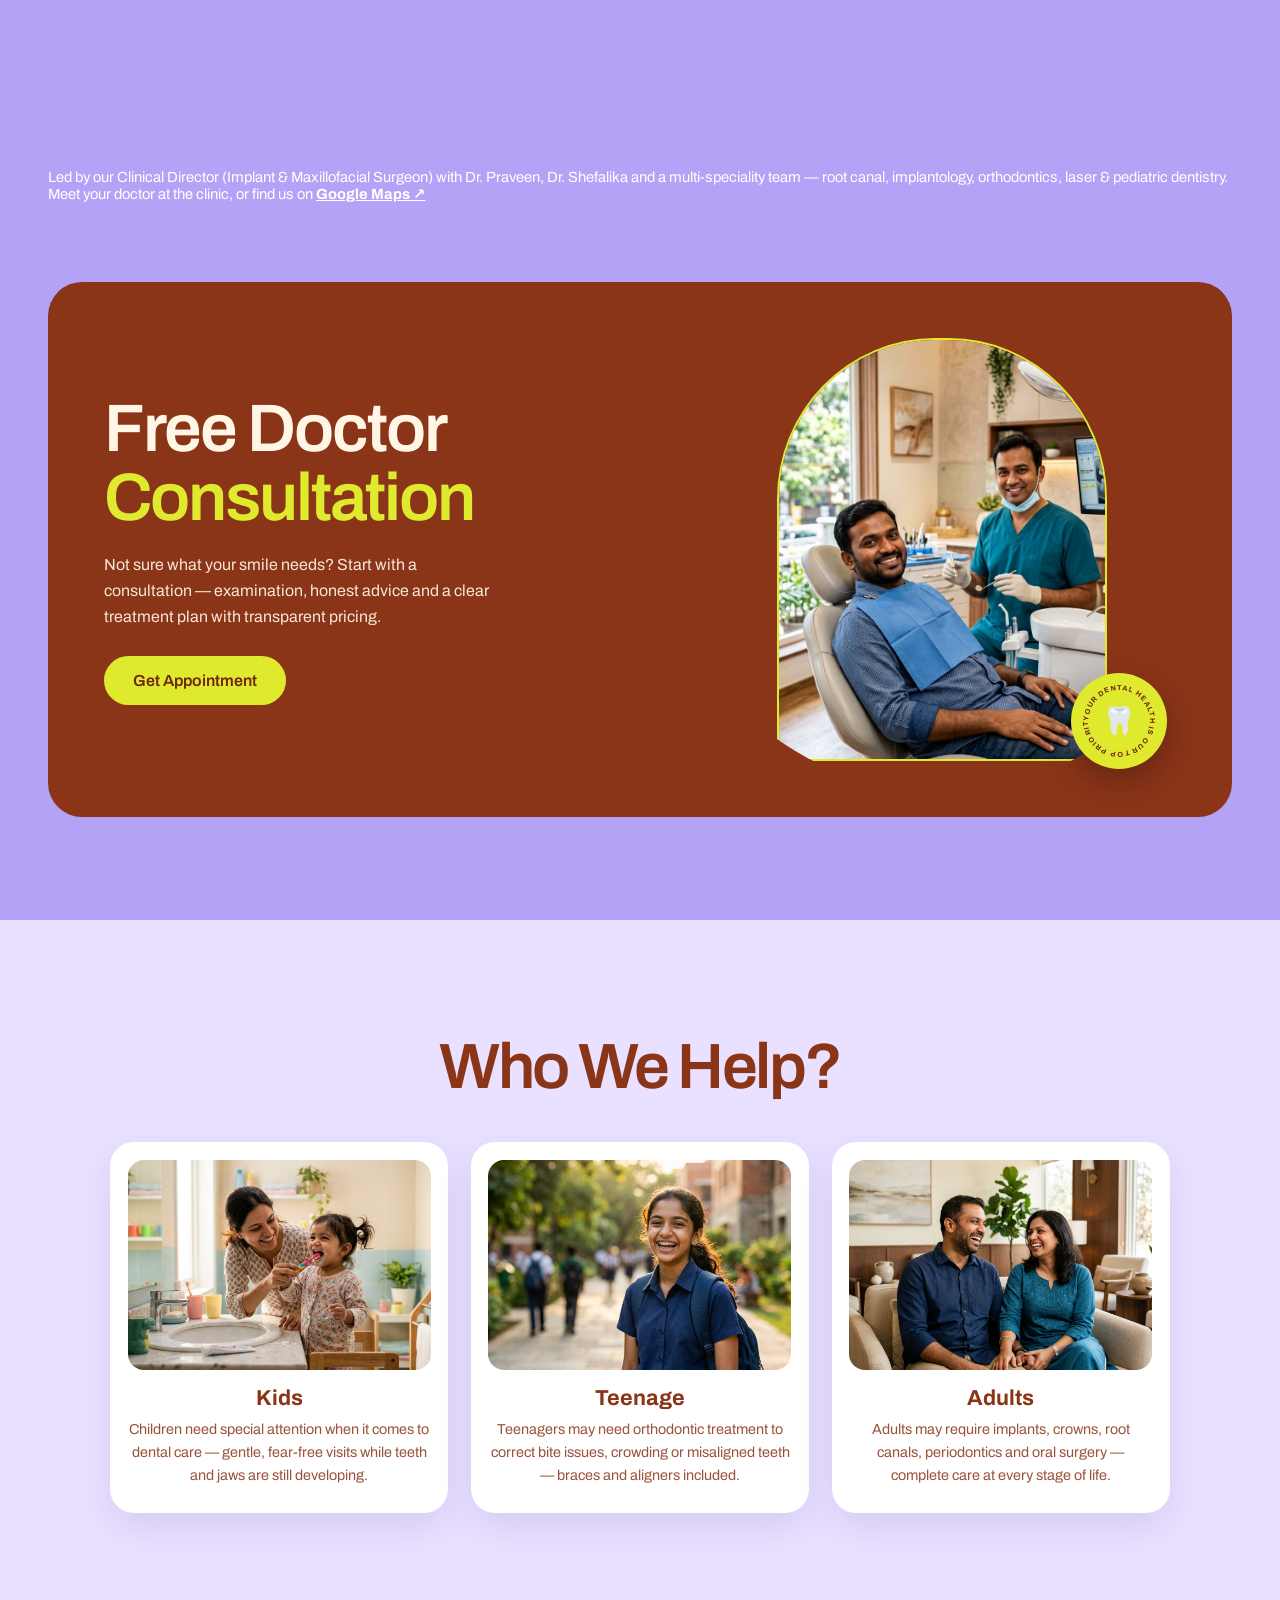
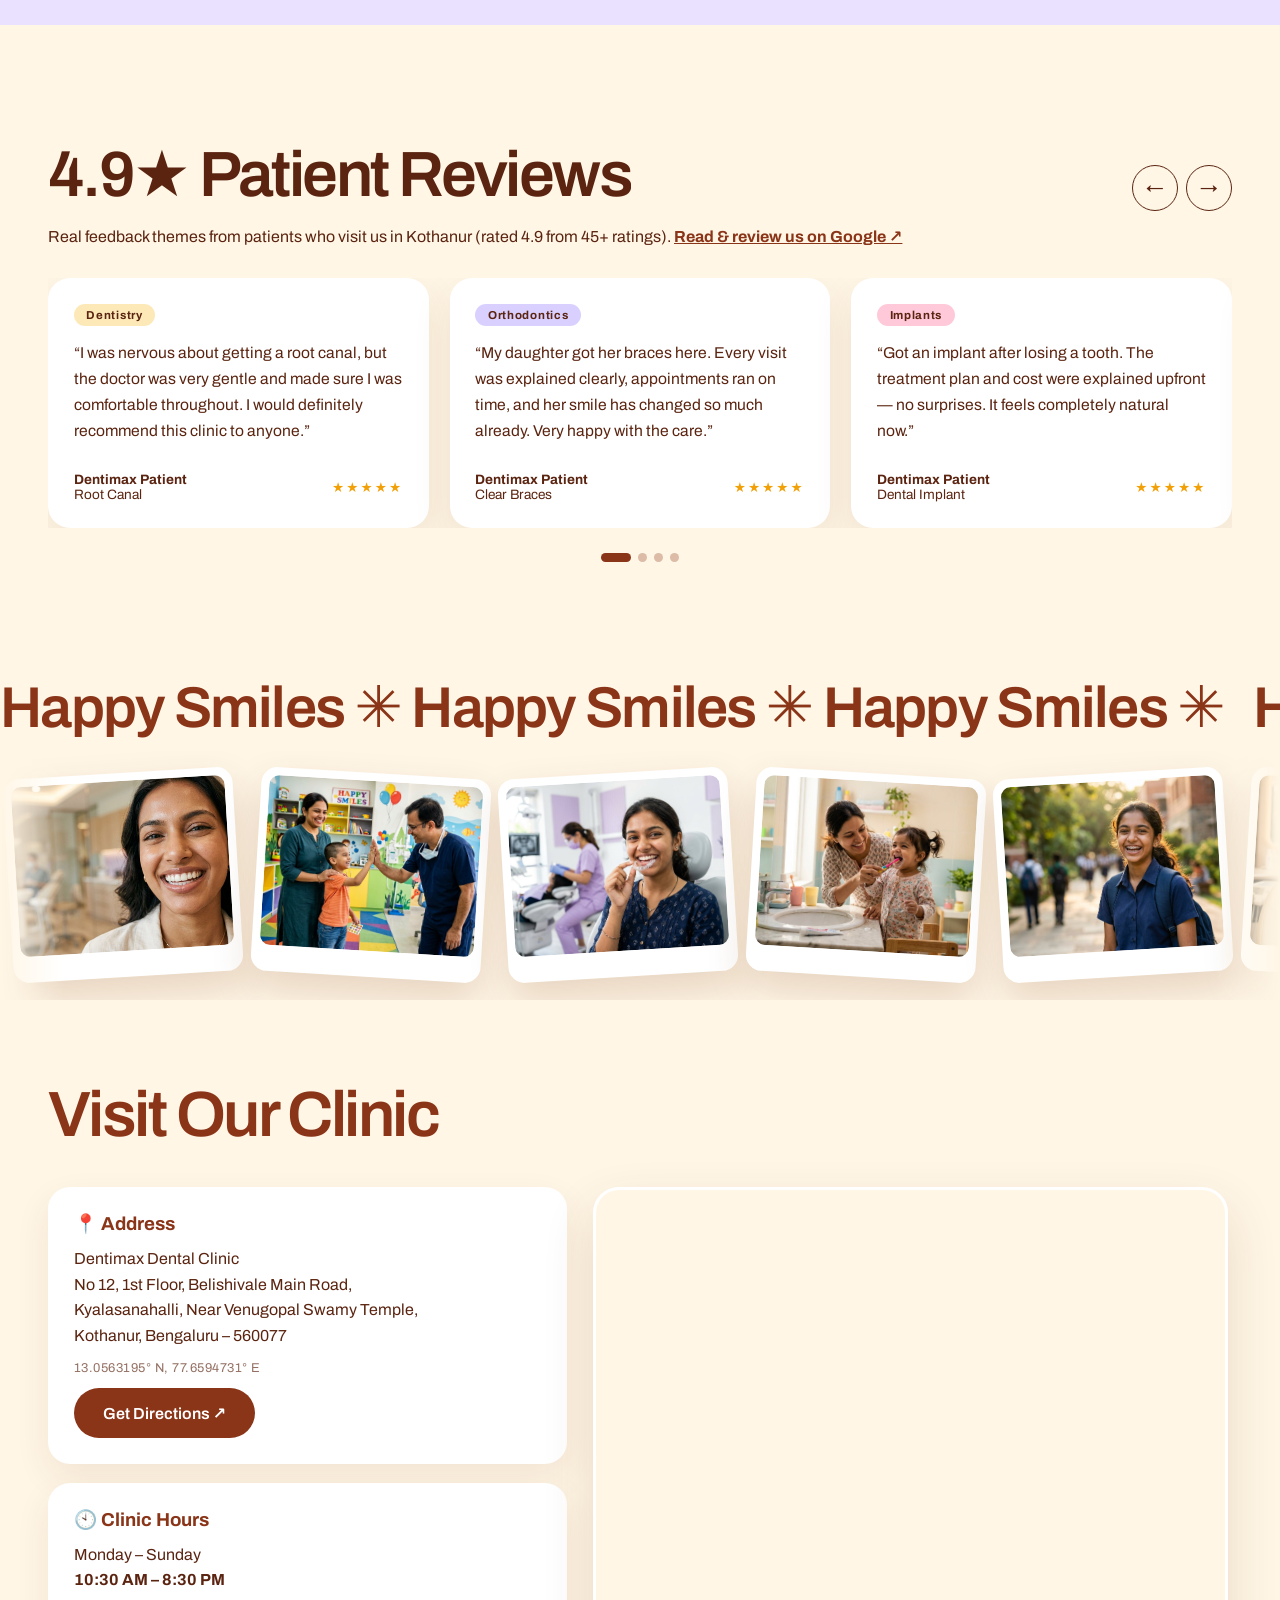
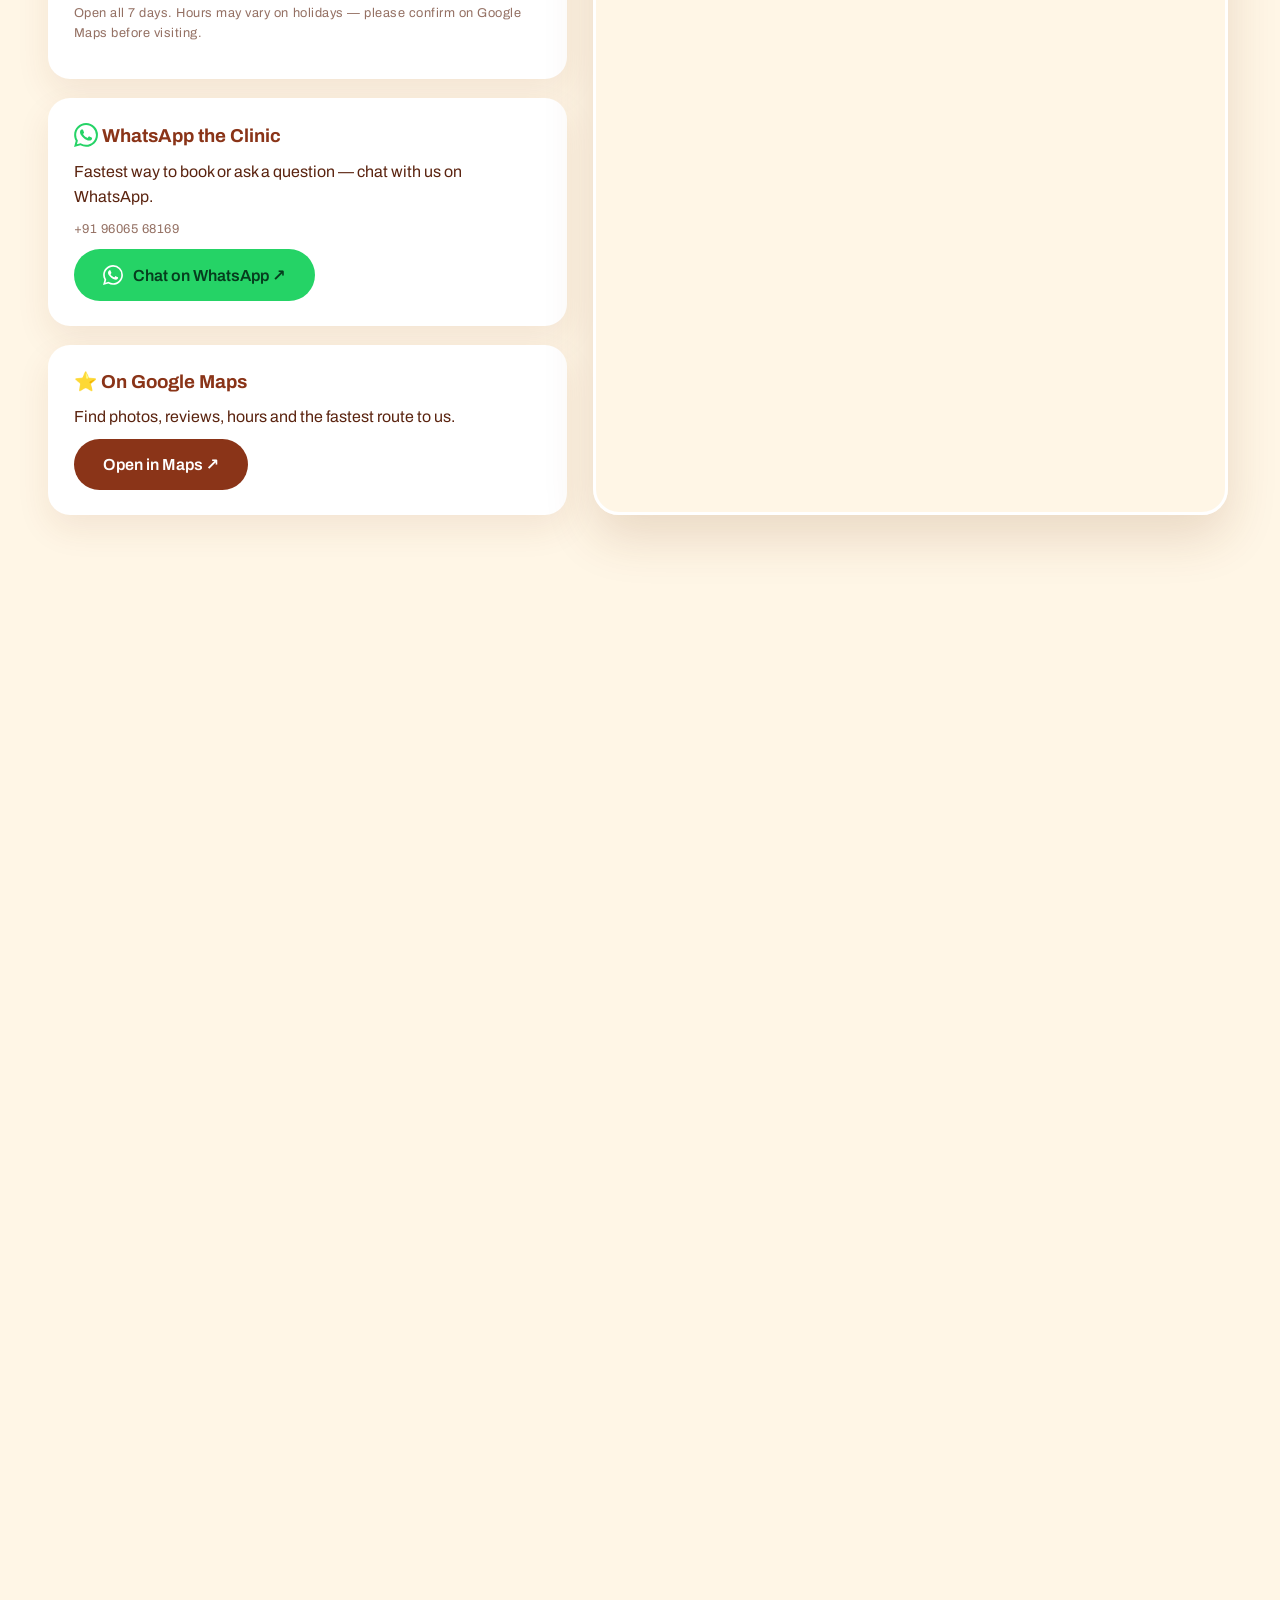
<file: dentimax/index.html>
<!DOCTYPE html>
<html lang="en">
<head>
<meta charset="UTF-8">
<meta name="viewport" content="width=device-width, initial-scale=1.0">
<title>Dentimax Dental Clinic — Best Dental Clinic in Kothanur, Bengaluru | Root Canal, Implants, Clear Braces & Maxillofacial</title>
<meta name="description" content="Dentimax Dental Clinic, Kothanur, Bengaluru — painless root canal, dental implants, clear braces/Invisalign, maxillofacial surgery, laser dentistry & smile designing. Rated 4.9. Open all 7 days, 10:30 AM–8:30 PM.">
<link rel="preconnect" href="https://fonts.googleapis.com"><link rel="preconnect" href="https://fonts.gstatic.com" crossorigin>
<link href="https://fonts.googleapis.com/css2?family=Archivo:ital,wght@0,400;0,500;0,600;0,700;1,400&family=Archivo+Expanded:wght@500;600&display=swap" rel="stylesheet">
<link rel="stylesheet" href="styles.css?v=1">
<link rel="icon" href="data:image/svg+xml,<svg xmlns='http://www.w3.org/2000/svg' viewBox='0 0 100 100'><text y='.9em' font-size='90'>🦷</text></svg>">
</head>
<body>

<!-- ══════════ INTRO COLLAGE (video 0–1.5s: tilted cards zoom-out) ══════════ -->
<div class="intro" id="intro" aria-hidden="true">
  <div class="intro-card ic1"><img src="assets/hero-woman-dmx.jpg" alt=""><span>Gentle Dental Care</span></div>
  <div class="intro-card ic2"><img src="assets/svc-rootcanal-dmx.jpg" alt=""><span>Our Services ✳</span></div>
  <div class="intro-card ic3"><img src="assets/consult-dmx.jpg" alt=""><span>Free Consultation</span></div>
  <div class="intro-card ic4"><img src="assets/doc-2-dmx.jpg" alt=""><span>Our Specialists</span></div>
  <div class="intro-logo">denti<b>max</b></div>
</div>

<!-- ══════════ HEADER ══════════ -->
<header class="site-head" id="siteHead">
  <a class="logo" href="#top">denti<span>max</span><i>✚</i></a>
  <button class="burger" id="burger" aria-label="Open menu"><span></span><span></span></button>
  <nav class="head-nav">
    <a href="#top">HOME</a><a href="#services">SERVICES</a><a href="#specialists">SPECIALISTS</a><a href="#reviews">REVIEWS</a><a href="#visit">CONTACT</a>
  </nav>
</header>

<!-- Full-screen menu (brown slide-down) -->
<div class="menu-overlay" id="menuOverlay">
  <button class="menu-close" id="menuClose" aria-label="Close menu">✕</button>
  <nav>
    <a href="#top"><em>01</em>Home</a><a href="#services"><em>02</em>Services</a>
    <a href="#specialists"><em>03</em>Specialists</a><a href="#help"><em>04</em>Who We Help</a>
    <a href="#reviews"><em>05</em>Reviews</a><a href="#book"><em>06</em>Book Appointment</a><a href="#visit"><em>07</em>Visit Us</a>
  </nav>
  <p>DENTIMAX DENTAL CLINIC · Kothanur, Bengaluru</p>
</div>

<main id="top">

<!-- ══════════ HERO (video 1–5s) ══════════ -->
<section class="hero">
  <div class="hero-media"><img id="heroImg" src="assets/hero-woman-dmx.jpg" alt="A bright, healthy smile"></div>
  <div class="hero-shade"></div>
  <div class="hero-content">
    <h1 class="mask-lines">
      <span class="ml"><span>Gentle</span></span>
      <span class="ml"><span>Dental Care</span></span>
    </h1>
    <div class="hero-side">
      <div class="badge-rotor" aria-hidden="true">
        <svg viewBox="0 0 120 120"><defs><path id="circ" d="M60,60 m-44,0 a44,44 0 1,1 88,0 a44,44 0 1,1 -88,0"/></defs>
        <text><textPath href="#circ">YOUR DENTAL HEALTH IS OUR TOP PRIORITY • </textPath></text></svg>
        <span class="badge-tooth">🦷</span>
      </div>
      <p class="hero-copy reveal">Kothanur’s trusted destination for painless root canals, dental implants, clear braces and maxillofacial care — rated 4.9★ by our patients.</p>
      <div class="hero-cta reveal">
        <a class="btn btn-lime" href="#book">Book Appointment</a>
        <a class="btn btn-ghost" href="https://www.google.com/maps/place/DENTIMAX+DENTAL+CLINIC+%7C+BEST+DENTAL+CLINIC+%7C+ROOT+CANAL+TREATMENT+%7C+IMPLANTS+%7C+CLEAR+BRACES+%7C+MAXILLOFACIAL/@13.0498296,77.6336479,13z/data=!4m10!1m2!2m1!1sdentist!3m6!1s0x3bae179e4c542aa5:0xe6fb2987579073ba!8m2!3d13.0563195!4d77.6594731!16s%2Fg%2F11vjy34lfc?entry=ttu&amp;g_ep=EgoyMDI2MTAxOS4wIKXMDSoASAFQAw%3D%3D" target="_blank" rel="noopener">Find Us on Maps ↗</a>
      </div>
    </div>
  </div>
  <div class="hero-ticker" aria-hidden="true"><div class="ticker-track">
    <span>PAINLESS ROOT CANAL ✳ DENTAL IMPLANTS ✳ CLEAR BRACES &amp; INVISALIGN ✳ MAXILLOFACIAL SURGERY ✳ LASER DENTISTRY ✳ SMILE DESIGNING ✳ </span>
    <span>PAINLESS ROOT CANAL ✳ DENTAL IMPLANTS ✳ CLEAR BRACES &amp; INVISALIGN ✳ MAXILLOFACIAL SURGERY ✳ LASER DENTISTRY ✳ SMILE DESIGNING ✳ </span>
  </div></div>
</section>

<!-- ══════════ TRANSFORM (video 3–5.5s: brown panel slides up) ══════════ -->
<section class="transform" id="about">
  <h2 class="mask-lines center">
    <span class="ml"><span>Transform Your Smile</span></span>
    <span class="ml"><span>✳ with State-of-the</span></span>
    <span class="ml"><span>art <em>Dental Care</em> 🦷</span></span>
  </h2>
  <p class="transform-copy reveal">Painless root canals, implants, clear braces, laser dentistry and smile designing — powered by specialist maxillofacial expertise, all under one roof in Kothanur.</p>
  <a class="phone-link reveal" href="#book">Book Appointment <b>→ Visit us in Kothanur, Bengaluru</b></a>
  <div class="stats reveal-group">
    <div class="stat"><strong data-count="15">0</strong><span>+ Dental Services</span></div>
    <div class="stat"><strong data-count="6">0</strong><span>Specialities</span></div>
    <div class="stat"><strong data-count="7">0</strong><span>Days Open a Week</span></div>
    <div class="stat"><strong data-count="100">0</strong><span>% Gentle Approach</span></div>
  </div>
</section>

<!-- ══════════ SERVICES (video 5.5–13s: marquee + expanding accordion + scoop) ══════════ -->
<section class="services" id="services">
  <div class="marquee" aria-hidden="true"><div class="marquee-track" id="marqueeTrack"></div></div>

  <div class="accordion" id="accordion">
    <article class="svc is-open" data-svc>
      <button class="svc-head"><span class="svc-name">Painless Root Canal Treatment</span><img class="svc-thumb" src="assets/svc-rootcanal-dmx.jpg" alt=""><span class="svc-plus">+</span></button>
      <div class="svc-body"><div class="svc-inner">
        <p>Our signature painless, microscope-guided root canal treatments — most completed in a single visit, followed by natural-looking crowns that restore full strength.</p>
        <img src="assets/svc-rootcanal-dmx.jpg" alt="Dentist treating a patient">
      </div></div>
    </article>
    <article class="svc" data-svc>
      <button class="svc-head"><span class="svc-name">Dental Implants</span><img class="svc-thumb" src="assets/svc-implants-dmx.jpg" alt=""><span class="svc-plus">+</span></button>
      <div class="svc-body"><div class="svc-inner">
        <p>Permanent, natural-feeling replacements for missing teeth — planned and placed by our implant &amp; maxillofacial team for lasting function and aesthetics.</p>
        <img src="assets/svc-implants-dmx.jpg" alt="Dental implant treatment">
      </div></div>
    </article>
    <article class="svc" data-svc>
      <button class="svc-head"><span class="svc-name">Clear Braces &amp; Invisalign</span><img class="svc-thumb" src="assets/svc-braces-dmx.jpg" alt=""><span class="svc-plus">+</span></button>
      <div class="svc-body"><div class="svc-inner">
        <p>Orthodontic treatment for teens and adults — metal, ceramic and discreet clear aligners to correct bite issues and misaligned teeth.</p>
        <img src="assets/svc-braces-dmx.jpg" alt="Happy patient after treatment">
      </div></div>
    </article>
    <article class="svc" data-svc>
      <button class="svc-head"><span class="svc-name">Oral &amp; Maxillofacial Surgery</span><img class="svc-thumb" src="assets/svc-surgery-dmx.jpg" alt=""><span class="svc-plus">+</span></button>
      <div class="svc-body"><div class="svc-inner">
        <p>Led by our Clinical Director &amp; maxillofacial surgeon — wisdom-tooth surgery, jaw and facial procedures performed with precision and careful after-care.</p>
        <img src="assets/svc-surgery-dmx.jpg" alt="Dental surgery in a modern clinic">
      </div></div>
    </article>
    <article class="svc" data-svc>
      <button class="svc-head"><span class="svc-name">Laser Dentistry &amp; Smile Designing</span><img class="svc-thumb" src="assets/svc-laser-dmx.jpg" alt=""><span class="svc-plus">+</span></button>
      <div class="svc-body"><div class="svc-inner">
        <p>Laser-assisted gum treatments and complete smile designing — veneers, whitening and reshaping tailored to your face for a confident, natural smile.</p>
        <img src="assets/svc-laser-dmx.jpg" alt="Smile designing and whitening">
      </div></div>
    </article>
    <article class="svc" data-svc>
      <button class="svc-head"><span class="svc-name">General, Kids &amp; Family Dentistry</span><img class="svc-thumb" src="assets/svc-kids-dmx.jpg" alt=""><span class="svc-plus">+</span></button>
      <div class="svc-body"><div class="svc-inner">
        <p>Complete family care — check-ups, cleaning, fillings, kids dentistry, dentures and digital X-rays, explained clearly at transparent prices.</p>
        <img src="assets/svc-kids-dmx.jpg" alt="Young patient smiling">
      </div></div>
    </article>
  </div>
  <button class="see-all" id="seeAll">✳ See All Services</button>
  <div class="scoop" aria-hidden="true"></div>
</section>

<!-- ══════════ SPECIALISTS (video 13–19s: lavender auto-carousel) ══════════ -->
<section class="specialists" id="specialists">
  <div class="sec-head">
    <h2 class="mask-lines"><span class="ml"><span>Our Specialists</span></span></h2>
    <div class="arrows"><button id="spPrev" aria-label="Previous specialists">←</button><button id="spNext" aria-label="Next specialists">→</button></div>
  </div>
  <div class="sp-viewport"><div class="sp-track" id="spTrack"></div></div>
  <p class="sp-note reveal">Led by our Clinical Director (Implant &amp; Maxillofacial Surgeon) with Dr. Praveen, Dr. Shefalika and a multi-speciality team — root canal, implantology, orthodontics, laser &amp; pediatric dentistry. Meet your doctor at the clinic, or find us on <a href="https://www.google.com/maps/place/DENTIMAX+DENTAL+CLINIC+%7C+BEST+DENTAL+CLINIC+%7C+ROOT+CANAL+TREATMENT+%7C+IMPLANTS+%7C+CLEAR+BRACES+%7C+MAXILLOFACIAL/@13.0498296,77.6336479,13z/data=!4m10!1m2!2m1!1sdentist!3m6!1s0x3bae179e4c542aa5:0xe6fb2987579073ba!8m2!3d13.0563195!4d77.6594731!16s%2Fg%2F11vjy34lfc?entry=ttu&amp;g_ep=EgoyMDI2MTAxOS4wIKXMDSoASAFQAw%3D%3D" target="_blank" rel="noopener">Google Maps ↗</a></p>

  <!-- Free consultation banner (video 18.5–21s) -->
  <div class="consult reveal-scale">
    <div class="consult-text">
      <h3 class="mask-lines"><span class="ml"><span>Free Doctor</span></span><span class="ml"><span><em>Consultation</em></span></span></h3>
      <p>Not sure what your smile needs? Start with a consultation — examination, honest advice and a clear treatment plan with transparent pricing.</p>
      <a class="btn btn-lime" href="#book">Get Appointment</a>
    </div>
    <div class="consult-media">
      <img src="assets/consult-dmx.jpg" alt="Patient smiling during a dental check-up">
      <div class="badge-rotor small" aria-hidden="true">
        <svg viewBox="0 0 120 120"><defs><path id="circ2" d="M60,60 m-44,0 a44,44 0 1,1 88,0 a44,44 0 1,1 -88,0"/></defs>
        <text><textPath href="#circ2">YOUR DENTAL HEALTH IS OUR TOP PRIORITY • </textPath></text></svg>
        <span class="badge-tooth">🦷</span>
      </div>
    </div>
  </div>
</section>

<!-- ══════════ WHO WE HELP (video 21–23.5s: staggered cards) ══════════ -->
<section class="help" id="help">
  <h2 class="mask-lines center"><span class="ml"><span>Who We Help?</span></span></h2>
  <div class="help-grid reveal-group">
    <article class="help-card"><img src="assets/help-kids-dmx.jpg" alt="Happy kid giving thumbs up at the dentist"><h3>Kids</h3><p>Children need special attention when it comes to dental care — gentle, fear-free visits while teeth and jaws are still developing.</p></article>
    <article class="help-card"><img src="assets/help-teen-dmx.jpg" alt="Teenager with braces at an orthodontic check-up"><h3>Teenage</h3><p>Teenagers may need orthodontic treatment to correct bite issues, crowding or misaligned teeth — braces and aligners included.</p></article>
    <article class="help-card"><img src="assets/help-adults-dmx.jpg" alt="Happy adult couple smiling at the clinic"><h3>Adults</h3><p>Adults may require implants, crowns, root canals, periodontics and oral surgery — complete care at every stage of life.</p></article>
  </div>
</section>

<!-- ══════════ REVIEWS (video 23.5–27.5s: card carousel) ══════════ -->
<section class="reviews" id="reviews">
  <div class="sec-head">
    <h2 class="mask-lines"><span class="ml"><span>4.9★ Patient Reviews</span></span></h2>
    <div class="arrows"><button id="rvPrev" aria-label="Previous reviews">←</button><button id="rvNext" aria-label="Next reviews">→</button></div>
  </div>
  <p class="reviews-sub reveal">Real feedback themes from patients who visit us in Kothanur (rated 4.9 from 45+ ratings). <a href="https://www.google.com/maps/place/DENTIMAX+DENTAL+CLINIC+%7C+BEST+DENTAL+CLINIC+%7C+ROOT+CANAL+TREATMENT+%7C+IMPLANTS+%7C+CLEAR+BRACES+%7C+MAXILLOFACIAL/@13.0498296,77.6336479,13z/data=!4m10!1m2!2m1!1sdentist!3m6!1s0x3bae179e4c542aa5:0xe6fb2987579073ba!8m2!3d13.0563195!4d77.6594731!16s%2Fg%2F11vjy34lfc?entry=ttu&amp;g_ep=EgoyMDI2MTAxOS4wIKXMDSoASAFQAw%3D%3D" target="_blank" rel="noopener">Read &amp; review us on Google ↗</a></p>
  <div class="rv-viewport"><div class="rv-track" id="rvTrack"></div></div>
  <div class="rv-dots" id="rvDots"></div>
</section>


<!-- ══════════ SMILE GALLERY (video outro: tilted collage cards) ══════════ -->
<section class="gallery" id="gallery" aria-label="Smile gallery">
  <div class="marquee gal-marquee" aria-hidden="true"><div class="marquee-track gal-track" id="galTrack"></div></div>
  <div class="gal-viewport"><div class="gal-strip" id="galStrip"></div></div>
</section>

<!-- ══════════ VISIT / MAPS ══════════ -->
<section class="visit" id="visit">
  <h2 class="mask-lines"><span class="ml"><span>Visit Our Clinic</span></span></h2>
  <div class="visit-grid">
    <div class="visit-info reveal-group">
      <div class="v-card"><h3>📍 Address</h3><p>Dentimax Dental Clinic<br>No 12, 1st Floor, Belishivale Main Road,<br>Kyalasanahalli, Near Venugopal Swamy Temple,<br>Kothanur, Bengaluru – 560077</p><p class="coords">13.0563195° N, 77.6594731° E</p>
      <a class="btn btn-brown" href="https://www.google.com/maps/dir/?api=1&amp;destination=13.0563195,77.6594731" target="_blank" rel="noopener">Get Directions ↗</a></div>
      <div class="v-card"><h3>🕙 Clinic Hours</h3><p>Monday – Sunday<br><b>10:30 AM – 8:30 PM</b></p><p class="coords">Open all 7 days. Hours may vary on holidays — please confirm on Google Maps before visiting.</p></div>
      <div class="v-card"><h3><img class="wa-ico" src="assets/whatsapp.svg" alt="WhatsApp"> WhatsApp the Clinic</h3><p>Fastest way to book or ask a question — chat with us on WhatsApp.</p><p class="coords">+91 96065 68169</p>
      <a class="btn btn-wa" href="https://wa.me/919606568169?text=Hello%20Dentimax%20Dental%20Clinic%2C%20I%20would%20like%20to%20book%20a%20dental%20appointment." target="_blank" rel="noopener"><img class="wa-ico" src="assets/whatsapp-white.svg" alt=""> Chat on WhatsApp ↗</a></div>
      <div class="v-card"><h3>⭐ On Google Maps</h3><p>Find photos, reviews, hours and the fastest route to us.</p>
      <a class="btn btn-brown" href="https://www.google.com/maps/place/DENTIMAX+DENTAL+CLINIC+%7C+BEST+DENTAL+CLINIC+%7C+ROOT+CANAL+TREATMENT+%7C+IMPLANTS+%7C+CLEAR+BRACES+%7C+MAXILLOFACIAL/@13.0498296,77.6336479,13z/data=!4m10!1m2!2m1!1sdentist!3m6!1s0x3bae179e4c542aa5:0xe6fb2987579073ba!8m2!3d13.0563195!4d77.6594731!16s%2Fg%2F11vjy34lfc?entry=ttu&amp;g_ep=EgoyMDI2MTAxOS4wIKXMDSoASAFQAw%3D%3D" target="_blank" rel="noopener">Open in Maps ↗</a></div>
    </div>
    <div class="map-wrap reveal-scale">
      <iframe title="Dentimax Dental Clinic on Google Maps" src="https://www.google.com/maps?q=DENTIMAX%20DENTAL%20CLINIC%20Kothanur%20Bengaluru&ll=13.0563195,77.6594731&z=17&output=embed" loading="lazy" referrerpolicy="no-referrer-when-downgrade" allowfullscreen></iframe>
    </div>
  </div>
</section>

<!-- ══════════ BOOK (lime footer, video 27.5–29.5s, circle-wipe reveal) ══════════ -->
<footer class="book" id="book">
  <h2 class="mask-lines center"><span class="ml"><span>Book appointment today</span></span></h2>
  <form class="book-form reveal" id="bookForm" novalidate>
    <div class="mode-toggle" role="group" aria-label="Consultation mode">
      <button type="button" class="is-on" data-mode="In-person">In-person</button>
      <button type="button" data-mode="Online">Online</button>
    </div>
    <div class="form-row">
      <label>Your name<input name="name" type="text" placeholder="Full name" required></label>
      <label>Phone<input name="phone" type="tel" inputmode="tel" placeholder="10-digit mobile" required></label>
    </div>
    <div class="form-row">
      <label>Service<select name="service" required><option value="">Select a service…</option><option>General Check-up &amp; Cleaning</option><option>Root Canal Treatment</option><option>Dental Implants</option><option>Braces / Clear Aligners</option><option>Teeth Whitening</option><option>Kids Dentistry</option><option>Tooth Pain / Emergency</option><option>Other</option></select></label>
      <label>Preferred date<input name="date" type="date" required></label>
    </div>
    <label class="full">Anything we should know? (optional)<textarea name="notes" rows="2" placeholder="e.g. Tooth pain since 2 days…"></textarea></label>
    <p class="form-err" id="formErr" role="alert"></p>
    <p class="form-note"><img class="wa-ico" src="assets/whatsapp.svg" alt="WhatsApp"> On submit, WhatsApp opens with your details pre-filled — just press Send. They go directly to the dentist at <b>+91 96065 68169</b>.</p>
    <button class="btn btn-wa big" type="submit"><img class="wa-ico" src="assets/whatsapp-white.svg" alt=""> Book Appointment on WhatsApp</button>
    <p class="form-ok" id="formOk" hidden></p>
  </form>

  <div class="foot-grid reveal-group">
    <div class="foot-brand"><span class="logo light">denti<i>max</i>✚</span><p>Painless dentistry, implants &amp; maxillofacial care — Kothanur, Bengaluru.</p><div class="social-row"><a href="https://www.instagram.com/dentimaxdentalclinic/" target="_blank" rel="noopener" aria-label="Dentimax on Instagram"><img src="assets/instagram.svg" alt="Instagram"></a><a href="https://wa.me/919606568169" target="_blank" rel="noopener" aria-label="Dentimax on WhatsApp"><img src="assets/whatsapp.svg" alt="WhatsApp"></a></div></div>
    <nav><h4>Menu</h4><a href="#services">Services</a><a href="#specialists">Specialists</a><a href="#reviews">Reviews</a><a href="#visit">Contact</a></nav>
    <nav><h4>Solutions</h4><a href="#services">Dental fillings</a><a href="#services">Root canal treatment</a><a href="#services">Teeth whitening</a><a href="#services">Dental implants</a></nav>
    <nav><h4>Follow us</h4><a href="https://www.google.com/maps/place/DENTIMAX+DENTAL+CLINIC+%7C+BEST+DENTAL+CLINIC+%7C+ROOT+CANAL+TREATMENT+%7C+IMPLANTS+%7C+CLEAR+BRACES+%7C+MAXILLOFACIAL/@13.0498296,77.6336479,13z/data=!4m10!1m2!2m1!1sdentist!3m6!1s0x3bae179e4c542aa5:0xe6fb2987579073ba!8m2!3d13.0563195!4d77.6594731!16s%2Fg%2F11vjy34lfc?entry=ttu&amp;g_ep=EgoyMDI2MTAxOS4wIKXMDSoASAFQAw%3D%3D" target="_blank" rel="noopener">Google Maps</a><a href="https://www.instagram.com/dentimaxdentalclinic/" target="_blank" rel="noopener"><img class="wa-ico" src="assets/instagram.svg" alt="Instagram"> Instagram</a><a href="#book">Book Online</a><a href="#visit">Directions</a></nav>
  </div>
  <div class="foot-base"><span>© 2026 Dentimax Dental Clinic. All Rights Reserved.</span><span>Kothanur · Bengaluru</span><span>Terms &amp; Conditions</span></div>
</footer>

</main>


<a class="wa-float" href="https://wa.me/919606568169?text=Hello%20Dentimax%20Dental%20Clinic%2C%20I%20would%20like%20to%20book%20a%20dental%20appointment." target="_blank" rel="noopener" aria-label="Chat on WhatsApp"><img src="assets/whatsapp.svg" alt="WhatsApp"></a>
<nav class="mobile-bar" aria-label="Quick actions">
  <a href="#book" class="mb-book">📅 Book</a>
  <a href="https://www.google.com/maps/dir/?api=1&amp;destination=13.0563195,77.6594731" target="_blank" rel="noopener">📍 Directions</a>
  <a href="#services">🦷 Services</a>
  <a href="#visit">⭐ Visit</a>
</nav>
<button class="to-top" id="toTop" aria-label="Back to top">↑</button>
<script src="script.js?v=1"></script>
</body>
</html>
</file>
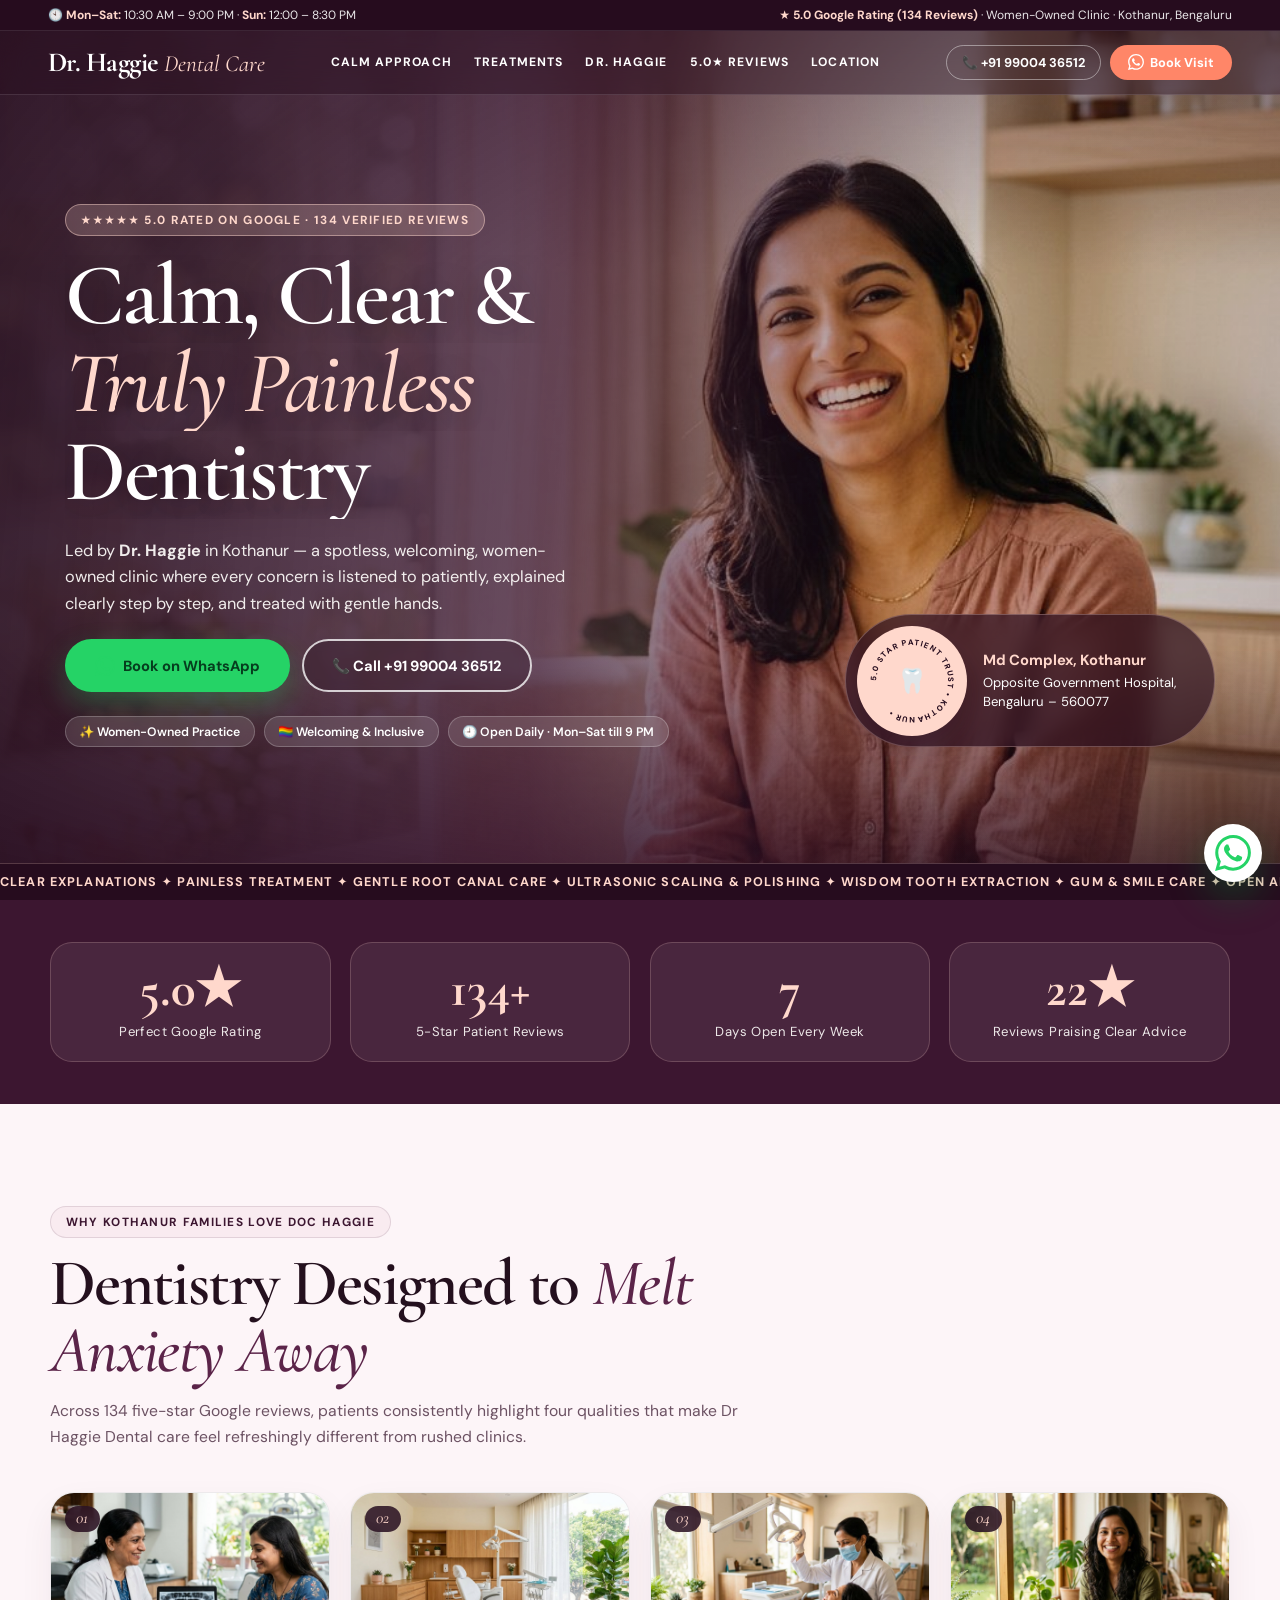
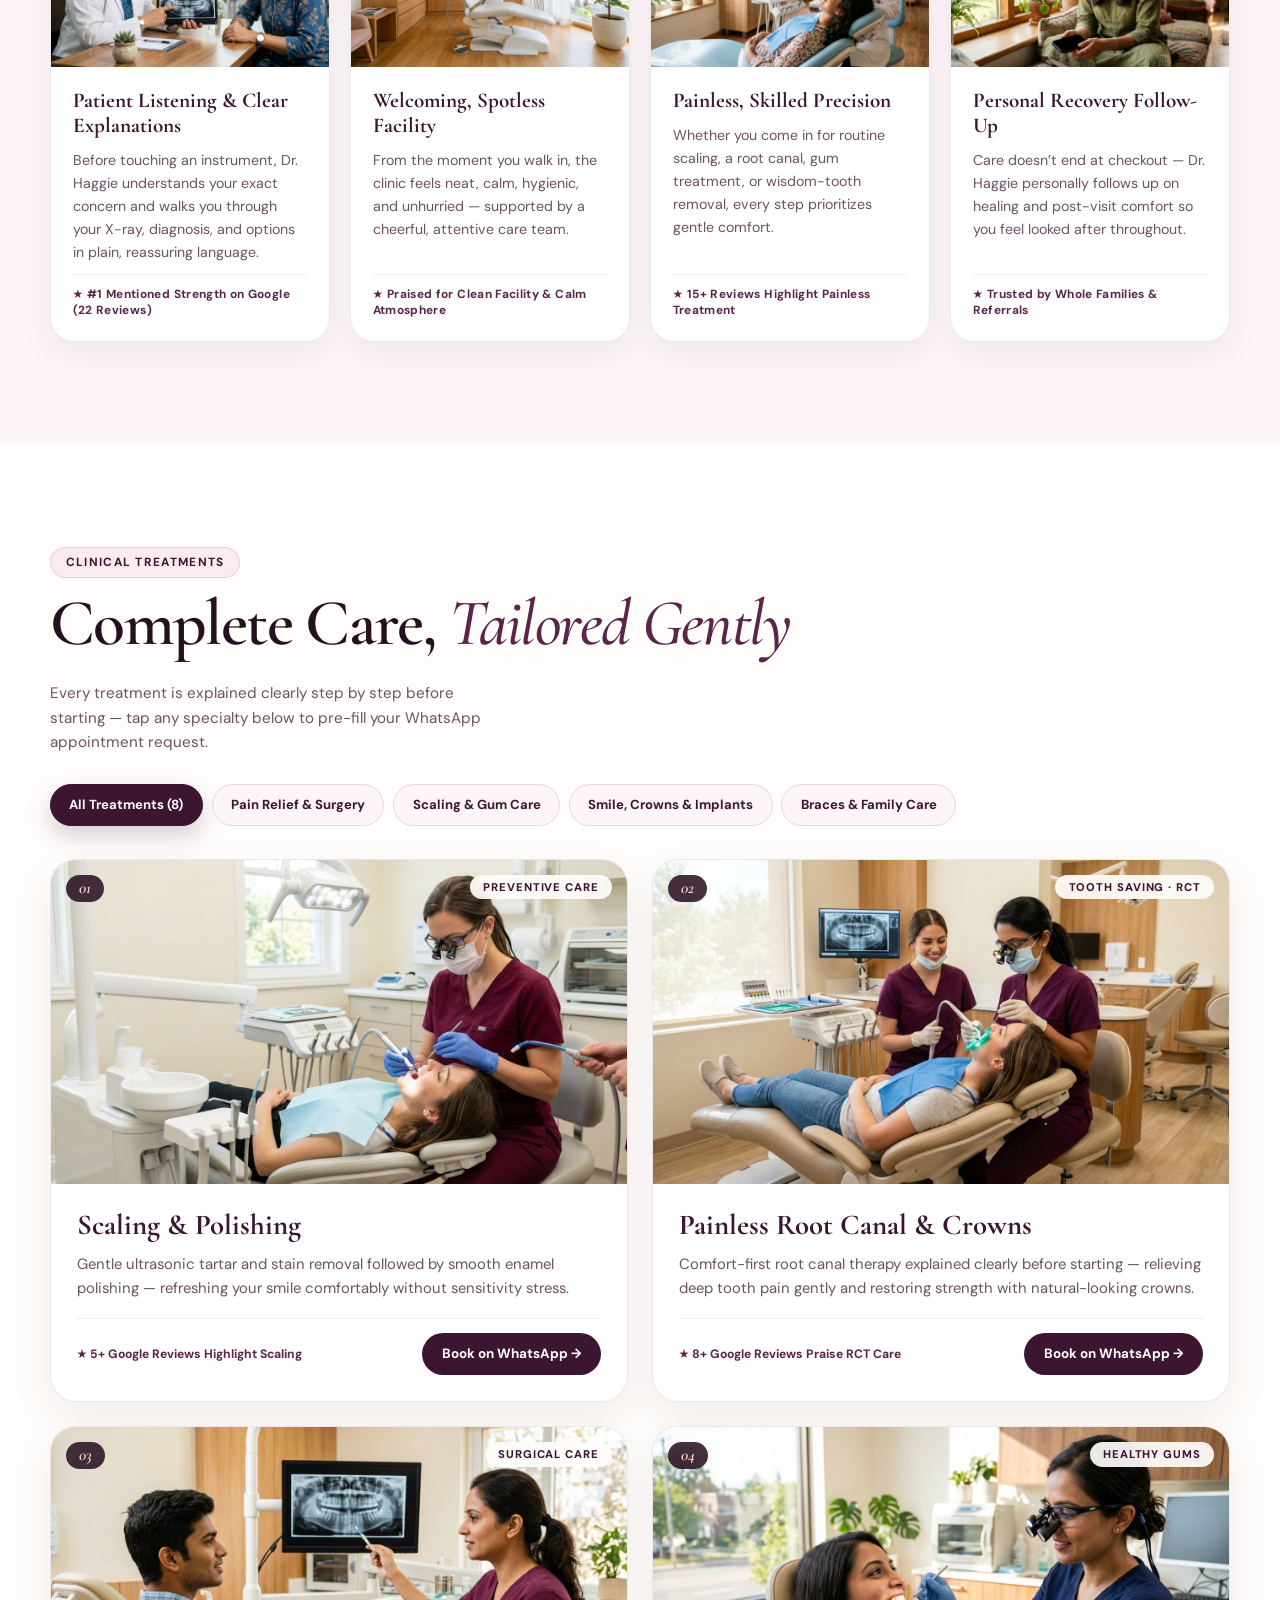
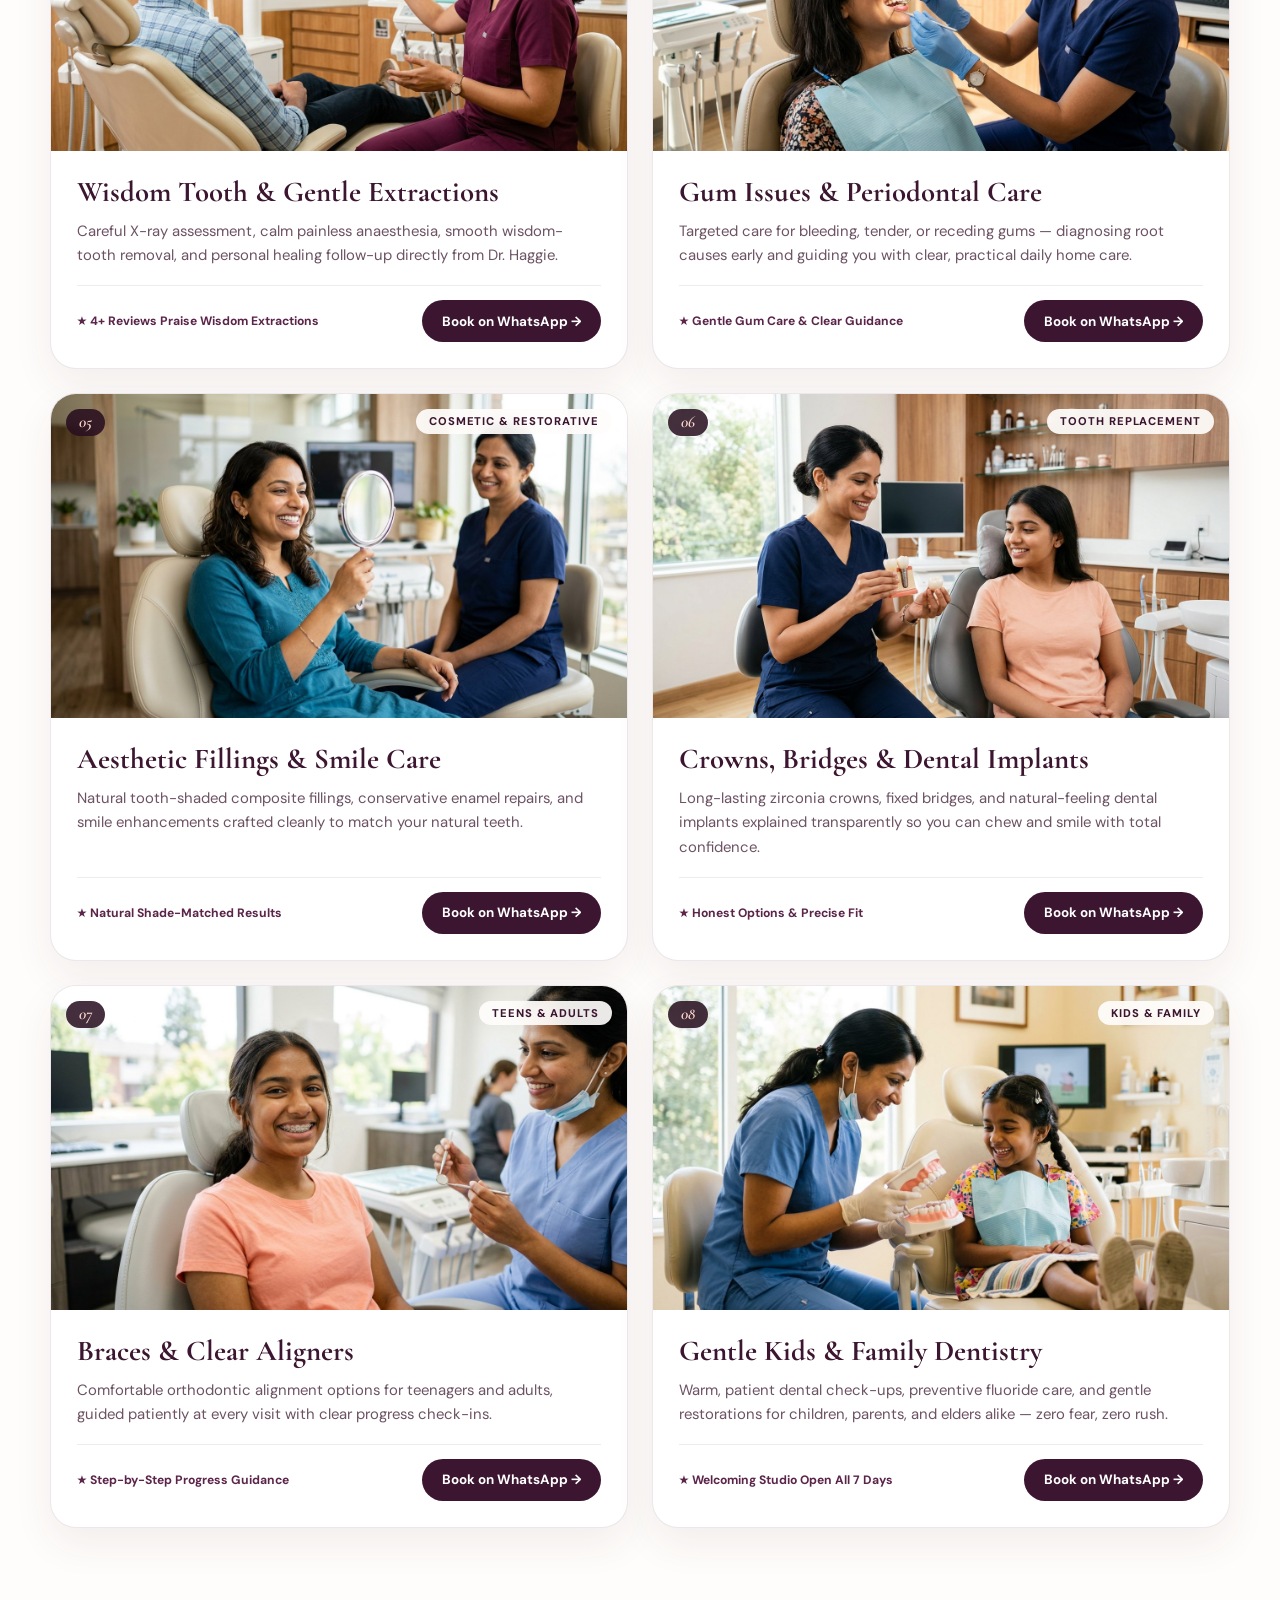
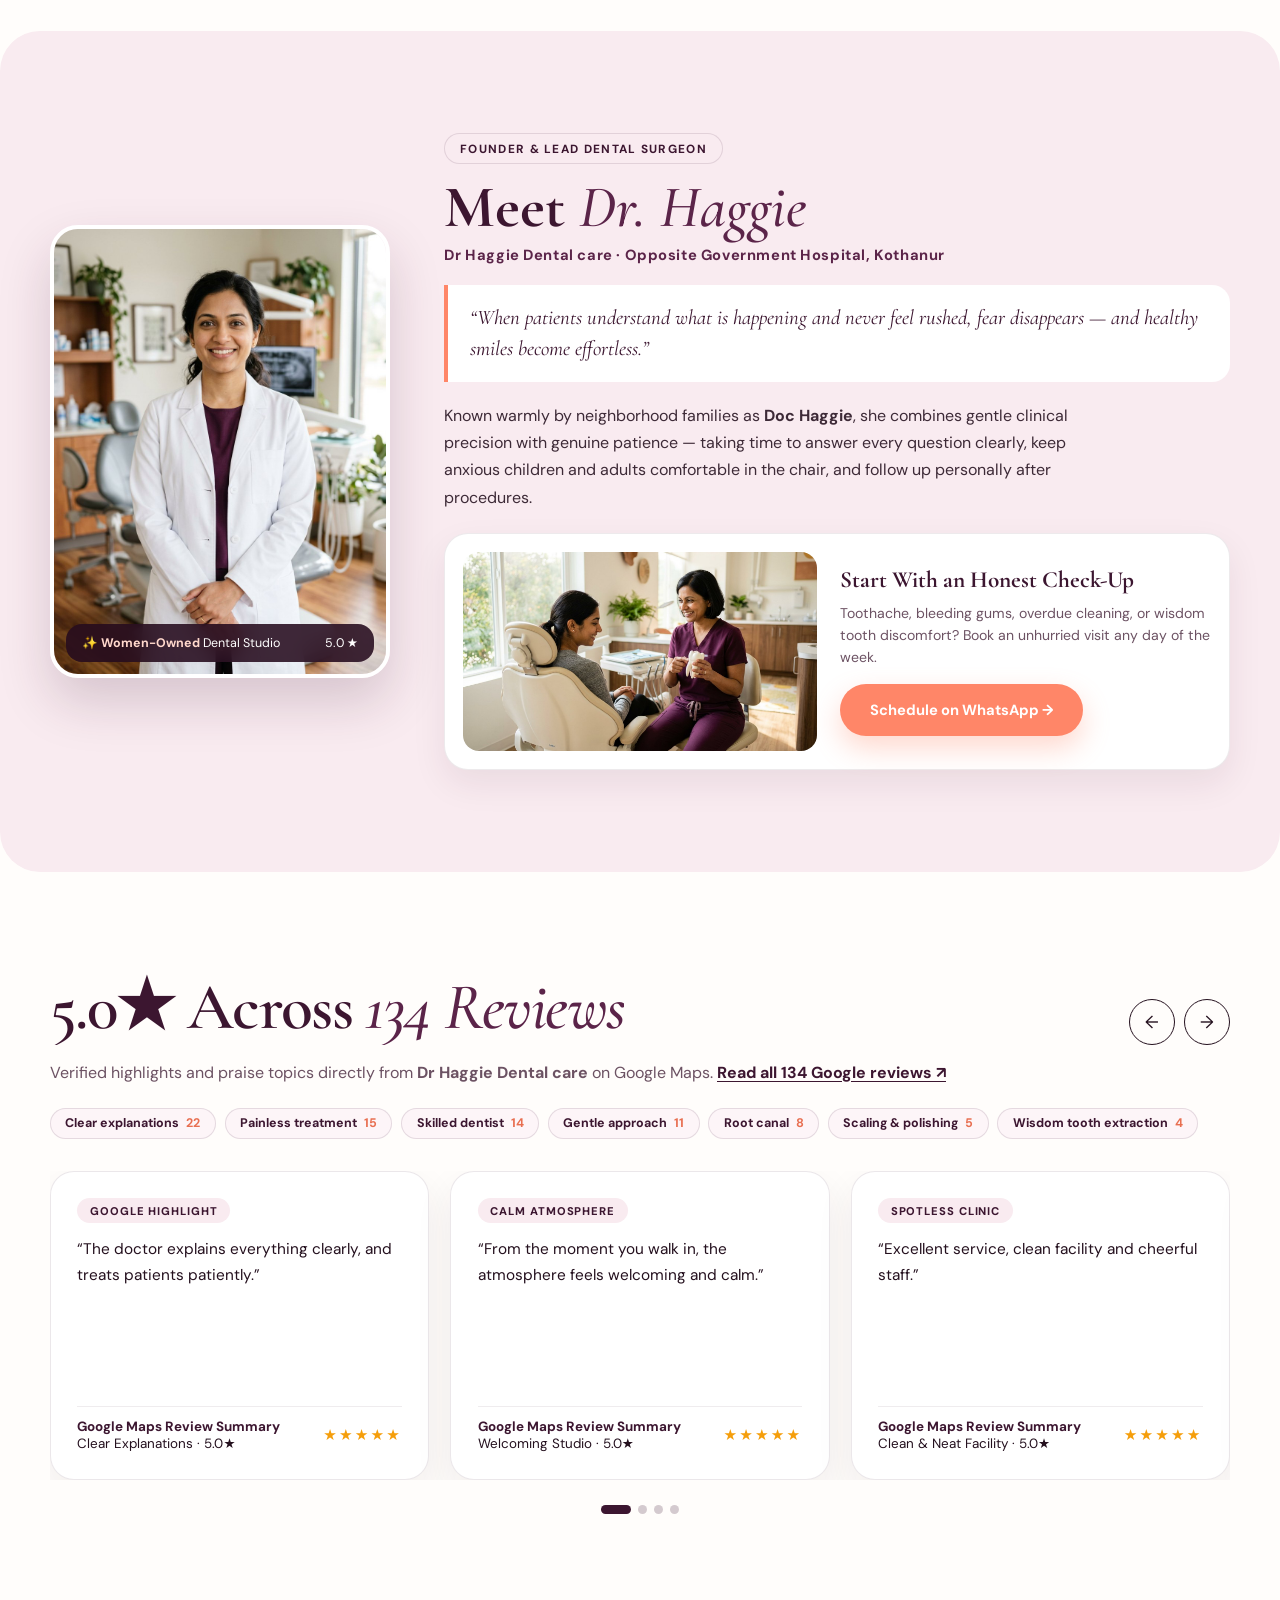
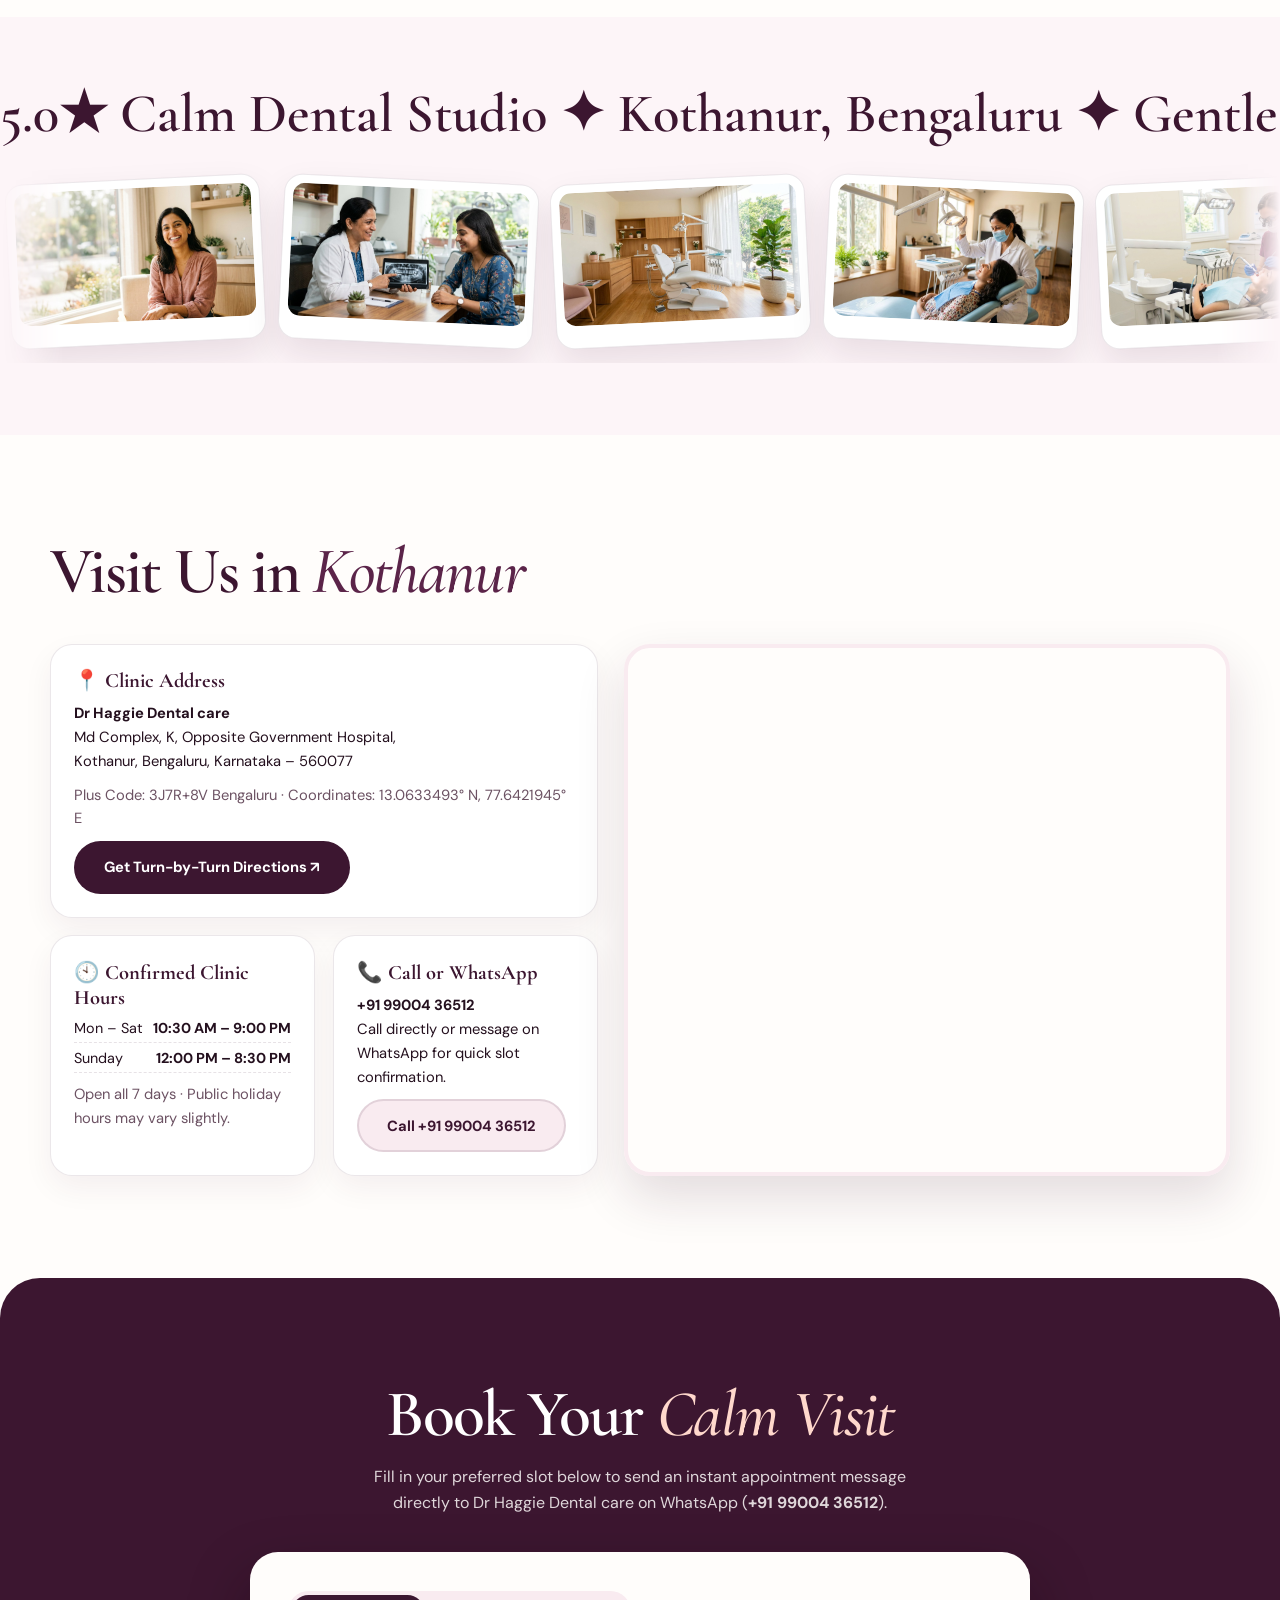
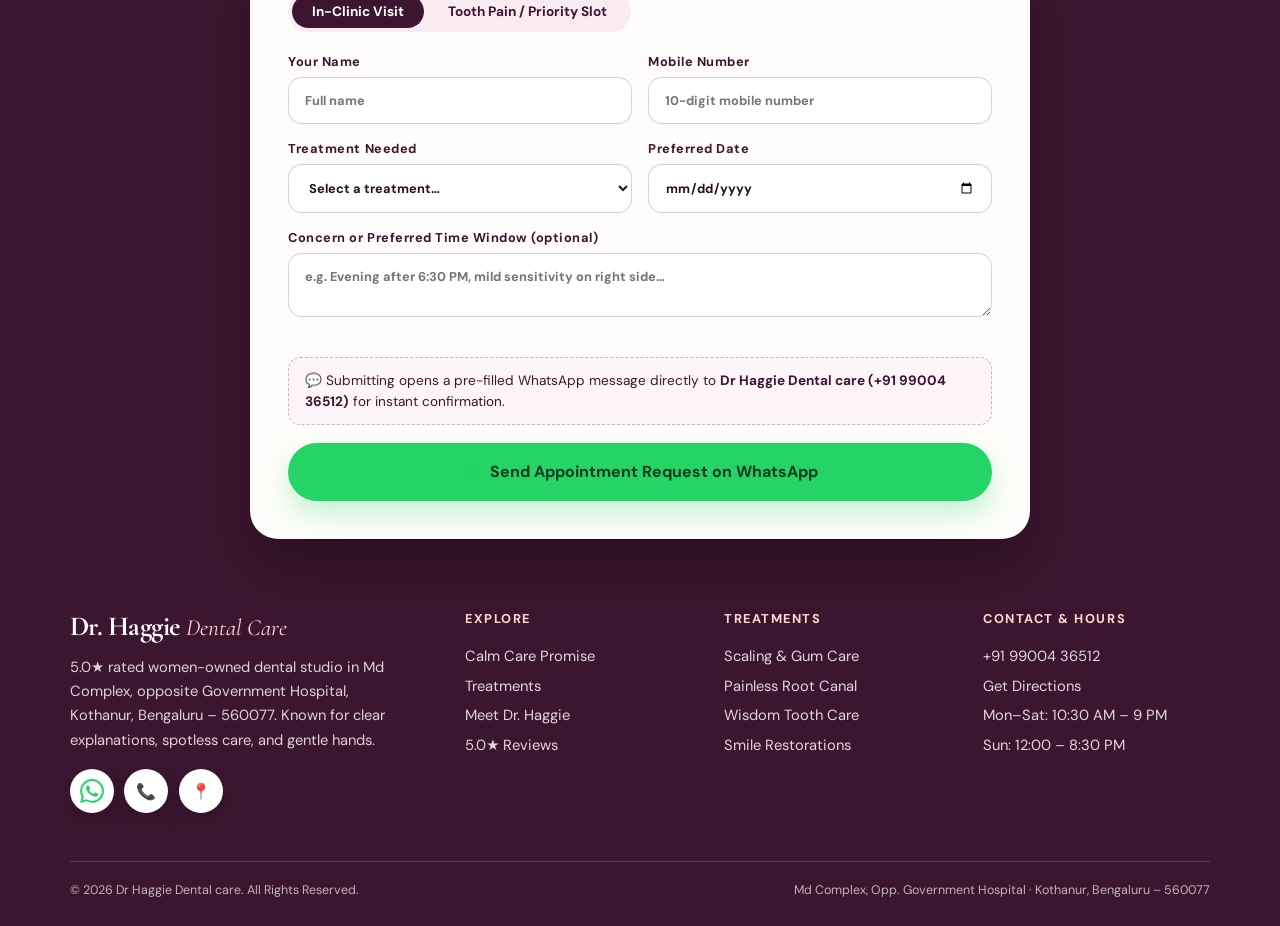
<file: haggie/index.html>
<!DOCTYPE html>
<html lang="en">
<head>
<meta charset="UTF-8">
<meta name="viewport" content="width=device-width, initial-scale=1.0">
<title>Dr Haggie Dental care — 5.0★ Rated Women-Led Dental Clinic in Kothanur, Bengaluru | +91 99004 36512</title>
<meta name="description" content="Dr Haggie Dental care in Md Complex, opposite Government Hospital, Kothanur, Bengaluru – 560077. Rated 5.0★ across 134 Google reviews. Women-led calm dentistry known for clear explanations, painless root canals, scaling &amp; polishing, wisdom tooth care &amp; family smiles. Call or WhatsApp +91 99004 36512.">
<link rel="preconnect" href="https://fonts.googleapis.com">
<link rel="preconnect" href="https://fonts.gstatic.com" crossorigin>
<link href="https://fonts.googleapis.com/css2?family=Cormorant+Garamond:ital,wght@0,500;0,600;0,700;1,500;1,600&family=DM+Sans:opsz,wght@9..40,400;9..40,500;9..40,600;9..40,700;9..40,800&display=swap" rel="stylesheet">
<link rel="stylesheet" href="styles.css?v=3">
<link rel="icon" href="data:image/svg+xml,<svg xmlns='http://www.w3.org/2000/svg' viewBox='0 0 100 100'><rect width='100' height='100' rx='26' fill='%233c1630'/><text x='50' y='69' text-anchor='middle' font-size='56'>🦷</text></svg>">
</head>
<body>

<!-- ══════════ INTRO CURTAIN (Mulberry-Plum + Soft Blush Boutique Edition) ══════════ -->
<div class="intro" id="intro" aria-hidden="true">
  <div class="intro-card ic1"><img src="assets/hero-woman-hge.jpg" alt=""><span>5.0★ Rated · 134 Reviews</span></div>
  <div class="intro-card ic2"><img src="assets/consult-hge.jpg" alt=""><span>Clear Explanations ✦</span></div>
  <div class="intro-card ic3"><img src="assets/svc-rootcanal-hge.jpg" alt=""><span>Painless Dental Care</span></div>
  <div class="intro-card ic4"><img src="assets/doc-1-hge.jpg" alt=""><span>Women-Led Studio</span></div>
  <div class="intro-logo">Dr. Haggie <em>Dental Care</em><small>Kothanur · Opposite Govt. Hospital</small></div>
</div>

<!-- ══════════ SPLIT TOP UTILITY BAR + EDITORIAL HEADER ══════════ -->
<div class="top-wrap" id="topWrap">
  <div class="util-bar">
    <span>🕙 <b>Mon–Sat:</b> 10:30 AM – 9:00 PM · <b>Sun:</b> 12:00 – 8:30 PM</span>
    <span class="util-hide"><b>★ 5.0 Google Rating (134 Reviews)</b> · Women-Owned Clinic · Kothanur, Bengaluru</span>
  </div>
  <header class="site-head" id="siteHead">
    <a class="logo" href="#top"><span class="logo-main">Dr. Haggie</span><span class="logo-sub">Dental Care</span></a>
    <nav class="head-nav">
      <a href="#experience">CALM APPROACH</a>
      <a href="#services">TREATMENTS</a>
      <a href="#doctor">DR. HAGGIE</a>
      <a href="#reviews">5.0★ REVIEWS</a>
      <a href="#visit">LOCATION</a>
    </nav>
    <div class="head-actions">
      <a class="head-call" href="tel:+919900436512">📞 +91 99004 36512</a>
      <a class="head-wa" href="#book"><img src="assets/whatsapp-white.svg" alt="">Book Visit</a>
    </div>
    <button class="burger" id="burger" aria-label="Open menu"><span></span><span></span></button>
  </header>
</div>

<!-- Full-screen mobile menu -->
<div class="menu-overlay" id="menuOverlay">
  <button class="menu-close" id="menuClose" aria-label="Close menu">✕</button>
  <nav>
    <a href="#top"><em>01</em>Home</a>
    <a href="#experience"><em>02</em>Calm Care Experience</a>
    <a href="#services"><em>03</em>Treatments &amp; Studio</a>
    <a href="#doctor"><em>04</em>Meet Dr. Haggie</a>
    <a href="#reviews"><em>05</em>5.0★ Google Reviews</a>
    <a href="#visit"><em>06</em>Hours &amp; Directions</a>
    <a href="#book"><em>07</em>WhatsApp Appointment</a>
  </nav>
  <p>Dr Haggie Dental care · Md Complex, Opp. Govt. Hospital, Kothanur · +91 99004 36512</p>
</div>

<main id="top">

<!-- ══════════ SPECIALTY HERO (Clear Explanations & Calm, Painless Care) ══════════ -->
<section class="hero">
  <div class="hero-media"><img id="heroImg" src="assets/hero-woman-hge.jpg" alt="Radiant smiling woman in a bright welcoming boutique dental clinic"></div>
  <div class="hero-shade"></div>
  <div class="hero-content">
    <div class="hero-left">
      <span class="pill-tag">★★★★★ 5.0 Rated on Google · 134 Verified Reviews</span>
      <h1 class="mask-lines">
        <span class="ml"><span>Calm, Clear &amp;&nbsp;</span></span>
        <span class="ml"><span><em>Truly Painless</em>&nbsp;</span></span>
        <span class="ml"><span>Dentistry</span></span>
      </h1>
      <p class="hero-copy reveal">Led by <b>Dr. Haggie</b> in Kothanur — a spotless, welcoming, women-owned clinic where every concern is listened to patiently, explained clearly step by step, and treated with gentle hands.</p>
      <div class="hero-cta reveal">
        <a class="btn btn-wa" href="#book"><img class="wa-ico" src="assets/whatsapp.svg" alt="">Book on WhatsApp</a>
        <a class="btn btn-ghost" href="tel:+919900436512">📞 Call +91 99004 36512</a>
      </div>
      <div class="hero-badges reveal">
        <span>✨ Women-Owned Practice</span>
        <span>🏳️‍🌈 Welcoming &amp; Inclusive</span>
        <span>🕘 Open Daily · Mon–Sat till 9 PM</span>
      </div>
    </div>

    <div class="hero-seal-wrap reveal">
      <div class="badge-rotor" aria-hidden="true">
        <svg viewBox="0 0 120 120"><defs><path id="circ" d="M60,60 m-44,0 a44,44 0 1,1 88,0 a44,44 0 1,1 -88,0"/></defs>
        <text><textPath href="#circ">5.0 STAR PATIENT TRUST • KOTHANUR • </textPath></text></svg>
        <span class="badge-tooth">🦷</span>
      </div>
      <div class="hero-seal-text">
        <b>Md Complex, Kothanur</b>
        Opposite Government Hospital, Bengaluru – 560077
      </div>
    </div>
  </div>
  <div class="hero-ticker" aria-hidden="true"><div class="ticker-track">
    <span>CLEAR EXPLANATIONS ✦ PAINLESS TREATMENT ✦ GENTLE ROOT CANAL CARE ✦ ULTRASONIC SCALING &amp; POLISHING ✦ WISDOM TOOTH EXTRACTION ✦ GUM &amp; SMILE CARE ✦ OPEN ALL 7 DAYS ✦ </span>
    <span>CLEAR EXPLANATIONS ✦ PAINLESS TREATMENT ✦ GENTLE ROOT CANAL CARE ✦ ULTRASONIC SCALING &amp; POLISHING ✦ WISDOM TOOTH EXTRACTION ✦ GUM &amp; SMILE CARE ✦ OPEN ALL 7 DAYS ✦ </span>
  </div></div>
</section>

<!-- ══════════ VERIFIED TRUST STATS BAND ══════════ -->
<section class="stats-band" aria-label="Clinic highlights">
  <div class="stats-grid reveal-group">
    <div class="stat"><strong data-decimal="5.0" data-suffix="★">5.0★</strong><span>Perfect Google Rating</span></div>
    <div class="stat"><strong data-count="134" data-suffix="+">134+</strong><span>5-Star Patient Reviews</span></div>
    <div class="stat"><strong data-count="7">7</strong><span>Days Open Every Week</span></div>
    <div class="stat"><strong data-count="22" data-suffix="★">22★</strong><span>Reviews Praising Clear Advice</span></div>
  </div>
</section>

<!-- ══════════ SIGNATURE SECTION: THE 4-STEP CALM CARE EXPERIENCE ══════════ -->
<section class="promise" id="experience">
  <div class="promise-wrap">
    <div class="promise-head reveal">
      <span class="pill-tag on-light">Why Kothanur Families Love Doc Haggie</span>
      <h2 style="margin-top:.8rem">Dentistry Designed to <em>Melt Anxiety Away</em></h2>
      <p>Across 134 five-star Google reviews, patients consistently highlight four qualities that make Dr Haggie Dental care feel refreshingly different from rushed clinics.</p>
    </div>

    <div class="steps-grid reveal-group">
      <article class="step-card">
        <div class="step-media">
          <img src="assets/checkup-xray-hge.jpg" alt="Dentist calmly explaining dental X-ray clearly to a smiling patient">
          <span class="step-no">01</span>
        </div>
        <div class="step-body">
          <h3>Patient Listening &amp; Clear Explanations</h3>
          <p>Before touching an instrument, Dr. Haggie understands your exact concern and walks you through your X-ray, diagnosis, and options in plain, reassuring language.</p>
          <span class="step-count">★ #1 Mentioned Strength on Google (22 Reviews)</span>
        </div>
      </article>

      <article class="step-card">
        <div class="step-media">
          <img src="assets/exp-clean-hge.jpg" alt="Spotless sunlit modern boutique dental clinic treatment suite in Kothanur">
          <span class="step-no">02</span>
        </div>
        <div class="step-body">
          <h3>Welcoming, Spotless Facility</h3>
          <p>From the moment you walk in, the clinic feels neat, calm, hygienic, and unhurried — supported by a cheerful, attentive care team.</p>
          <span class="step-count">★ Praised for Clean Facility &amp; Calm Atmosphere</span>
        </div>
      </article>

      <article class="step-card">
        <div class="step-media">
          <img src="assets/exp-gentle-hge.jpg" alt="Female dentist gently caring for a relaxed smiling patient in the chair">
          <span class="step-no">03</span>
        </div>
        <div class="step-body">
          <h3>Painless, Skilled Precision</h3>
          <p>Whether you come in for routine scaling, a root canal, gum treatment, or wisdom-tooth removal, every step prioritizes gentle comfort.</p>
          <span class="step-count">★ 15+ Reviews Highlight Painless Treatment</span>
        </div>
      </article>

      <article class="step-card">
        <div class="step-media">
          <img src="assets/exp-followup-hge.jpg" alt="Happy smiling patient checking personal follow-up message after treatment">
          <span class="step-no">04</span>
        </div>
        <div class="step-body">
          <h3>Personal Recovery Follow-Up</h3>
          <p>Care doesn’t end at checkout — Dr. Haggie personally follows up on healing and post-visit comfort so you feel looked after throughout.</p>
          <span class="step-count">★ Trusted by Whole Families &amp; Referrals</span>
        </div>
      </article>
    </div>
  </div>
</section>

<!-- ══════════ FULL PHOTO-SHOWCASE CLINICAL TREATMENTS (All 8 Services With Photos) ══════════ -->
<section class="studio" id="services">
  <div class="studio-wrap">
    <div class="studio-head reveal">
      <div>
        <span class="pill-tag on-light">Clinical Treatments</span>
        <h2 style="margin-top:.75rem">Complete Care, <em>Tailored Gently</em></h2>
      </div>
      <p>Every treatment is explained clearly step by step before starting — tap any specialty below to pre-fill your WhatsApp appointment request.</p>
    </div>

    <div class="svc-filters reveal" role="tablist" aria-label="Filter treatments by category">
      <button type="button" class="filter-btn is-active" data-filter="all">All Treatments (8)</button>
      <button type="button" class="filter-btn" data-filter="pain">Pain Relief &amp; Surgery</button>
      <button type="button" class="filter-btn" data-filter="preventive">Scaling &amp; Gum Care</button>
      <button type="button" class="filter-btn" data-filter="smile">Smile, Crowns &amp; Implants</button>
      <button type="button" class="filter-btn" data-filter="family">Braces &amp; Family Care</button>
    </div>

    <div class="svc-cards-grid" id="svcGrid">
      <article class="svc-photo-card reveal" data-cat="preventive">
        <div class="svc-photo-media">
          <img src="assets/svc-scaling-hge.jpg" alt="Gentle ultrasonic scaling and teeth polishing at Dr Haggie Dental care">
          <span class="svc-num-badge">01</span>
          <span class="svc-cat-badge">Preventive Care</span>
        </div>
        <div class="svc-photo-body">
          <h3>Scaling &amp; Polishing</h3>
          <p>Gentle ultrasonic tartar and stain removal followed by smooth enamel polishing — refreshing your smile comfortably without sensitivity stress.</p>
          <div class="svc-card-foot">
            <span class="svc-praise">★ 5+ Google Reviews Highlight Scaling</span>
            <a class="svc-book-btn" href="#book" data-pick="Scaling, Polishing &amp; Gum Care">Book on WhatsApp →</a>
          </div>
        </div>
      </article>

      <article class="svc-photo-card reveal" data-cat="pain">
        <div class="svc-photo-media">
          <img src="assets/svc-rootcanal-hge.jpg" alt="Painless root canal therapy and tooth saving care">
          <span class="svc-num-badge">02</span>
          <span class="svc-cat-badge">Tooth Saving · RCT</span>
        </div>
        <div class="svc-photo-body">
          <h3>Painless Root Canal &amp; Crowns</h3>
          <p>Comfort-first root canal therapy explained clearly before starting — relieving deep tooth pain gently and restoring strength with natural-looking crowns.</p>
          <div class="svc-card-foot">
            <span class="svc-praise">★ 8+ Google Reviews Praise RCT Care</span>
            <a class="svc-book-btn" href="#book" data-pick="Painless Root Canal &amp; Crowns">Book on WhatsApp →</a>
          </div>
        </div>
      </article>

      <article class="svc-photo-card reveal" data-cat="pain">
        <div class="svc-photo-media">
          <img src="assets/svc-wisdom-hge.jpg" alt="Wisdom tooth extraction and X-ray guided surgical care">
          <span class="svc-num-badge">03</span>
          <span class="svc-cat-badge">Surgical Care</span>
        </div>
        <div class="svc-photo-body">
          <h3>Wisdom Tooth &amp; Gentle Extractions</h3>
          <p>Careful X-ray assessment, calm painless anaesthesia, smooth wisdom-tooth removal, and personal healing follow-up directly from Dr. Haggie.</p>
          <div class="svc-card-foot">
            <span class="svc-praise">★ 4+ Reviews Praise Wisdom Extractions</span>
            <a class="svc-book-btn" href="#book" data-pick="Wisdom Tooth Extraction">Book on WhatsApp →</a>
          </div>
        </div>
      </article>

      <article class="svc-photo-card reveal" data-cat="preventive">
        <div class="svc-photo-media">
          <img src="assets/svc-gumcare-hge.jpg" alt="Gum health evaluation and gentle periodontal treatment">
          <span class="svc-num-badge">04</span>
          <span class="svc-cat-badge">Healthy Gums</span>
        </div>
        <div class="svc-photo-body">
          <h3>Gum Issues &amp; Periodontal Care</h3>
          <p>Targeted care for bleeding, tender, or receding gums — diagnosing root causes early and guiding you with clear, practical daily home care.</p>
          <div class="svc-card-foot">
            <span class="svc-praise">★ Gentle Gum Care &amp; Clear Guidance</span>
            <a class="svc-book-btn" href="#book" data-pick="Scaling, Polishing &amp; Gum Care">Book on WhatsApp →</a>
          </div>
        </div>
      </article>

      <article class="svc-photo-card reveal" data-cat="smile">
        <div class="svc-photo-media">
          <img src="assets/svc-smile-hge.jpg" alt="Aesthetic tooth-colored fillings and conservative smile design">
          <span class="svc-num-badge">05</span>
          <span class="svc-cat-badge">Cosmetic &amp; Restorative</span>
        </div>
        <div class="svc-photo-body">
          <h3>Aesthetic Fillings &amp; Smile Care</h3>
          <p>Natural tooth-shaded composite fillings, conservative enamel repairs, and smile enhancements crafted cleanly to match your natural teeth.</p>
          <div class="svc-card-foot">
            <span class="svc-praise">★ Natural Shade-Matched Results</span>
            <a class="svc-book-btn" href="#book" data-pick="Aesthetic Fillings &amp; Smile Care">Book on WhatsApp →</a>
          </div>
        </div>
      </article>

      <article class="svc-photo-card reveal" data-cat="smile">
        <div class="svc-photo-media">
          <img src="assets/svc-implants-hge.jpg" alt="Dental implants, crowns, and missing tooth replacement planning">
          <span class="svc-num-badge">06</span>
          <span class="svc-cat-badge">Tooth Replacement</span>
        </div>
        <div class="svc-photo-body">
          <h3>Crowns, Bridges &amp; Dental Implants</h3>
          <p>Long-lasting zirconia crowns, fixed bridges, and natural-feeling dental implants explained transparently so you can chew and smile with total confidence.</p>
          <div class="svc-card-foot">
            <span class="svc-praise">★ Honest Options &amp; Precise Fit</span>
            <a class="svc-book-btn" href="#book" data-pick="Crowns, Bridges &amp; Dental Implants">Book on WhatsApp →</a>
          </div>
        </div>
      </article>

      <article class="svc-photo-card reveal" data-cat="family">
        <div class="svc-photo-media">
          <img src="assets/svc-ortho-hge.jpg" alt="Orthodontic braces and clear teeth alignment for teens and adults">
          <span class="svc-num-badge">07</span>
          <span class="svc-cat-badge">Teens &amp; Adults</span>
        </div>
        <div class="svc-photo-body">
          <h3>Braces &amp; Clear Aligners</h3>
          <p>Comfortable orthodontic alignment options for teenagers and adults, guided patiently at every visit with clear progress check-ins.</p>
          <div class="svc-card-foot">
            <span class="svc-praise">★ Step-by-Step Progress Guidance</span>
            <a class="svc-book-btn" href="#book" data-pick="Braces &amp; Clear Aligners">Book on WhatsApp →</a>
          </div>
        </div>
      </article>

      <article class="svc-photo-card reveal" data-cat="family">
        <div class="svc-photo-media">
          <img src="assets/svc-kids-hge.jpg" alt="Friendly gentle kids and family dental checkup">
          <span class="svc-num-badge">08</span>
          <span class="svc-cat-badge">Kids &amp; Family</span>
        </div>
        <div class="svc-photo-body">
          <h3>Gentle Kids &amp; Family Dentistry</h3>
          <p>Warm, patient dental check-ups, preventive fluoride care, and gentle restorations for children, parents, and elders alike — zero fear, zero rush.</p>
          <div class="svc-card-foot">
            <span class="svc-praise">★ Welcoming Studio Open All 7 Days</span>
            <a class="svc-book-btn" href="#book" data-pick="Kids &amp; Family Check-Up">Book on WhatsApp →</a>
          </div>
        </div>
      </article>
    </div>
  </div>
</section>

<!-- ══════════ MEET DR. HAGGIE — WOMEN-OWNED BOUTIQUE STUDIO ══════════ -->
<section class="founder" id="doctor">
  <div class="founder-wrap">
    <div class="founder-portrait reveal-scale">
      <img src="assets/doc-1-hge.jpg" alt="Portrait representing Dr. Haggie in her bright sunlit Kothanur dental clinic">
      <div class="women-badge">
        <span>✨ <b>Women-Owned</b> Dental Studio</span>
        <span>5.0 ★</span>
      </div>
    </div>

    <div class="founder-body reveal">
      <span class="pill-tag on-light">Founder &amp; Lead Dental Surgeon</span>
      <h2>Meet <em>Dr. Haggie</em></h2>
      <div class="founder-role">Dr Haggie Dental care · Opposite Government Hospital, Kothanur</div>
      <blockquote class="founder-quote">“When patients understand what is happening and never feel rushed, fear disappears — and healthy smiles become effortless.”</blockquote>
      <p>Known warmly by neighborhood families as <b>Doc Haggie</b>, she combines gentle clinical precision with genuine patience — taking time to answer every question clearly, keep anxious children and adults comfortable in the chair, and follow up personally after procedures.</p>

      <div class="consult-card">
        <img src="assets/consult-hge.jpg" alt="Female dentist calmly explaining dental care using a tooth model">
        <div>
          <h3>Start With an Honest Check-Up</h3>
          <p>Toothache, bleeding gums, overdue cleaning, or wisdom tooth discomfort? Book an unhurried visit any day of the week.</p>
          <a class="btn btn-coral" href="#book">Schedule on WhatsApp →</a>
        </div>
      </div>
    </div>
  </div>
</section>

<!-- ══════════ 5.0★ GOOGLE REVIEWS & VERIFIED PRAISE TOPICS ══════════ -->
<section class="reviews" id="reviews">
  <div class="rv-wrap">
    <div class="sec-head">
      <h2 class="mask-lines"><span class="ml"><span>5.0★ Across <em>134 Reviews</em></span></span></h2>
      <div class="arrows"><button id="rvPrev" type="button" aria-label="Previous review">←</button><button id="rvNext" type="button" aria-label="Next review">→</button></div>
    </div>
    <p class="reviews-sub reveal">Verified highlights and praise topics directly from <b>Dr Haggie Dental care</b> on Google Maps. <a href="https://www.google.com/maps/place/Dr+Haggie+Dental+care/@13.0633493,77.6374309,17z/data=!4m11!1m3!2m2!1s+Dental+Clinic!6e1!3m6!1s0x3bae19d973ec0525:0x27e8405bab0ad91a!8m2!3d13.0633493!4d77.6421945!15sCg1EZW50YWwgQ2xpbmljWg8iDWRlbnRhbCBjbGluaWOSAQ1kZW50YWxfY2xpbmlj4AEA!16s%2Fg%2F11xvy440yh?entry=ttu&amp;g_ep=EgoyMDI2MTAxOS4wIKXMDSoASAFQAw%3D%3D" target="_blank" rel="noopener">Read all 134 Google reviews ↗</a></p>

    <div class="topic-cloud reveal">
      <span class="topic-pill">Clear explanations <b>22</b></span>
      <span class="topic-pill">Painless treatment <b>15</b></span>
      <span class="topic-pill">Skilled dentist <b>14</b></span>
      <span class="topic-pill">Gentle approach <b>11</b></span>
      <span class="topic-pill">Root canal <b>8</b></span>
      <span class="topic-pill">Scaling &amp; polishing <b>5</b></span>
      <span class="topic-pill">Wisdom tooth extraction <b>4</b></span>
    </div>

    <div class="rv-viewport"><div class="rv-track" id="rvTrack"></div></div>
    <div class="rv-dots" id="rvDots"></div>
  </div>
</section>

<!-- ══════════ SMILE & STUDIO FILMSTRIP ══════════ -->
<section class="gallery" id="gallery" aria-label="Clinic gallery">
  <div class="marquee" aria-hidden="true"><div class="marquee-track" id="galTrack"></div></div>
  <div class="gal-viewport"><div class="gal-strip" id="galStrip"></div></div>
</section>

<!-- ══════════ VISIT / HOURS / MAPS ══════════ -->
<section class="visit" id="visit">
  <div class="visit-wrap">
    <h2 class="mask-lines"><span class="ml"><span>Visit Us in <em>Kothanur</em></span></span></h2>
    <div class="visit-grid">
      <div class="visit-info reveal-group">
        <div class="v-card wide">
          <h3>📍 Clinic Address</h3>
          <p><b>Dr Haggie Dental care</b><br>Md Complex, K, Opposite Government Hospital,<br>Kothanur, Bengaluru, Karnataka – 560077</p>
          <p class="coords">Plus Code: 3J7R+8V Bengaluru · Coordinates: 13.0633493° N, 77.6421945° E</p>
          <a class="btn btn-plum" href="https://www.google.com/maps/dir/?api=1&amp;destination=13.0633493,77.6421945" target="_blank" rel="noopener">Get Turn-by-Turn Directions ↗</a>
        </div>

        <div class="v-card">
          <h3>🕙 Confirmed Clinic Hours</h3>
          <ul class="hours-list">
            <li><span>Mon – Sat</span><b>10:30 AM – 9:00 PM</b></li>
            <li><span>Sunday</span><b>12:00 PM – 8:30 PM</b></li>
          </ul>
          <p class="coords">Open all 7 days · Public holiday hours may vary slightly.</p>
        </div>

        <div class="v-card">
          <h3>📞 Call or WhatsApp</h3>
          <p><b>+91 99004 36512</b><br>Call directly or message on WhatsApp for quick slot confirmation.</p>
          <a class="btn btn-soft" href="tel:+919900436512">Call +91 99004 36512</a>
        </div>
      </div>

      <div class="map-wrap reveal-scale">
        <iframe title="Dr Haggie Dental care on Google Maps" src="https://www.google.com/maps?q=Dr%20Haggie%20Dental%20care%20Kothanur%20Bengaluru&amp;ll=13.0633493,77.6421945&amp;z=17&amp;output=embed" loading="lazy" referrerpolicy="no-referrer-when-downgrade" allowfullscreen></iframe>
      </div>
    </div>
  </div>
</section>

<!-- ══════════ INSTANT WHATSAPP BOOKING & FOOTER ══════════ -->
<footer class="book" id="book">
  <h2 class="mask-lines center"><span class="ml"><span>Book Your <em>Calm Visit</em></span></span></h2>
  <p class="book-sub">Fill in your preferred slot below to send an instant appointment message directly to Dr Haggie Dental care on WhatsApp (<b>+91 99004 36512</b>).</p>

  <form class="book-form reveal" id="bookForm" novalidate>
    <div class="mode-toggle" role="group" aria-label="Visit type">
      <button type="button" class="is-on" data-mode="In-Clinic Visit">In-Clinic Visit</button>
      <button type="button" data-mode="Tooth Pain / Priority Slot">Tooth Pain / Priority Slot</button>
    </div>
    <div class="form-row">
      <label>Your Name<input name="name" type="text" placeholder="Full name" required></label>
      <label>Mobile Number<input name="phone" type="tel" inputmode="tel" placeholder="10-digit mobile number" required></label>
    </div>
    <div class="form-row">
      <label>Treatment Needed
        <select name="service" id="serviceSelect" required>
          <option value="">Select a treatment…</option>
          <option>Scaling, Polishing &amp; Gum Care</option>
          <option>Painless Root Canal &amp; Crowns</option>
          <option>Wisdom Tooth Extraction</option>
          <option>Aesthetic Fillings &amp; Smile Care</option>
          <option>Crowns, Bridges &amp; Dental Implants</option>
          <option>Braces &amp; Clear Aligners</option>
          <option>Kids &amp; Family Check-Up</option>
          <option>Toothache / Urgent Consultation</option>
          <option>General Consultation</option>
        </select>
      </label>
      <label>Preferred Date<input name="date" type="date" required></label>
    </div>
    <label class="full">Concern or Preferred Time Window (optional)<textarea name="notes" rows="2" placeholder="e.g. Evening after 6:30 PM, mild sensitivity on right side…"></textarea></label>
    <p class="form-err" id="formErr" role="alert"></p>
    <p class="form-note">💬 Submitting opens a pre-filled WhatsApp message directly to <b>Dr Haggie Dental care (+91 99004 36512)</b> for instant confirmation.</p>
    <button class="btn btn-wa big" type="submit"><img class="wa-ico" src="assets/whatsapp.svg" alt="">Send Appointment Request on WhatsApp</button>
    <p class="form-ok" id="formOk" hidden></p>
  </form>

  <div class="foot-grid reveal-group">
    <div class="foot-brand">
      <a class="logo" href="#top"><span class="logo-main">Dr. Haggie</span><span class="logo-sub">Dental Care</span></a>
      <p>5.0★ rated women-owned dental studio in Md Complex, opposite Government Hospital, Kothanur, Bengaluru – 560077. Known for clear explanations, spotless care, and gentle hands.</p>
      <div class="social-row">
        <a href="https://wa.me/919900436512?text=Hello%20Dr.%20Haggie%20Dental%20Care%2C%20I%20would%20like%20to%20book%20an%20appointment." target="_blank" rel="noopener" aria-label="Chat on WhatsApp"><img src="assets/whatsapp.svg" alt="WhatsApp"></a>
        <a href="tel:+919900436512" aria-label="Call +91 99004 36512">📞</a>
        <a href="https://www.google.com/maps/place/Dr+Haggie+Dental+care/@13.0633493,77.6374309,17z/data=!4m11!1m3!2m2!1s+Dental+Clinic!6e1!3m6!1s0x3bae19d973ec0525:0x27e8405bab0ad91a!8m2!3d13.0633493!4d77.6421945!15sCg1EZW50YWwgQ2xpbmljWg8iDWRlbnRhbCBjbGluaWOSAQ1kZW50YWxfY2xpbmlj4AEA!16s%2Fg%2F11xvy440yh?entry=ttu&amp;g_ep=EgoyMDI2MTAxOS4wIKXMDSoASAFQAw%3D%3D" target="_blank" rel="noopener" aria-label="Google Maps">📍</a>
      </div>
    </div>
    <nav><h4>Explore</h4><a href="#experience">Calm Care Promise</a><a href="#services">Treatments</a><a href="#doctor">Meet Dr. Haggie</a><a href="#reviews">5.0★ Reviews</a></nav>
    <nav><h4>Treatments</h4><a href="#book" data-pick="Scaling, Polishing &amp; Gum Care">Scaling &amp; Gum Care</a><a href="#book" data-pick="Painless Root Canal &amp; Crowns">Painless Root Canal</a><a href="#book" data-pick="Wisdom Tooth Extraction">Wisdom Tooth Care</a><a href="#book" data-pick="Aesthetic Fillings &amp; Smile Care">Smile Restorations</a></nav>
    <nav><h4>Contact &amp; Hours</h4><a href="tel:+919900436512">+91 99004 36512</a><a href="https://www.google.com/maps/dir/?api=1&amp;destination=13.0633493,77.6421945" target="_blank" rel="noopener">Get Directions</a><a href="#visit">Mon–Sat: 10:30 AM – 9 PM</a><a href="#visit">Sun: 12:00 – 8:30 PM</a></nav>
  </div>
  <div class="foot-base"><span>© 2026 Dr Haggie Dental care. All Rights Reserved.</span><span>Md Complex, Opp. Government Hospital · Kothanur, Bengaluru – 560077</span></div>
</footer>

</main>

<!-- Floating Official WhatsApp Button -->
<a class="wa-float" href="https://wa.me/919900436512?text=Hello%20Dr.%20Haggie%20Dental%20Care%2C%20I%20would%20like%20to%20book%20a%20dental%20appointment." target="_blank" rel="noopener" aria-label="Book on WhatsApp +91 99004 36512"><img src="assets/whatsapp.svg" alt="WhatsApp"></a>

<!-- Mobile Sticky Quick-Action Bar -->
<nav class="mobile-bar" aria-label="Quick actions">
  <a href="#book" class="mb-book"><img class="wa-ico" src="assets/whatsapp.svg" alt="">WhatsApp</a>
  <a href="tel:+919900436512">📞 Call</a>
  <a href="#services">🦷 Treatments</a>
  <a href="https://www.google.com/maps/dir/?api=1&amp;destination=13.0633493,77.6421945" target="_blank" rel="noopener">📍 Maps</a>
</nav>
<button class="to-top" id="toTop" type="button" aria-label="Back to top">↑</button>
<script src="script.js?v=3"></script>
</body>
</html>
</file>
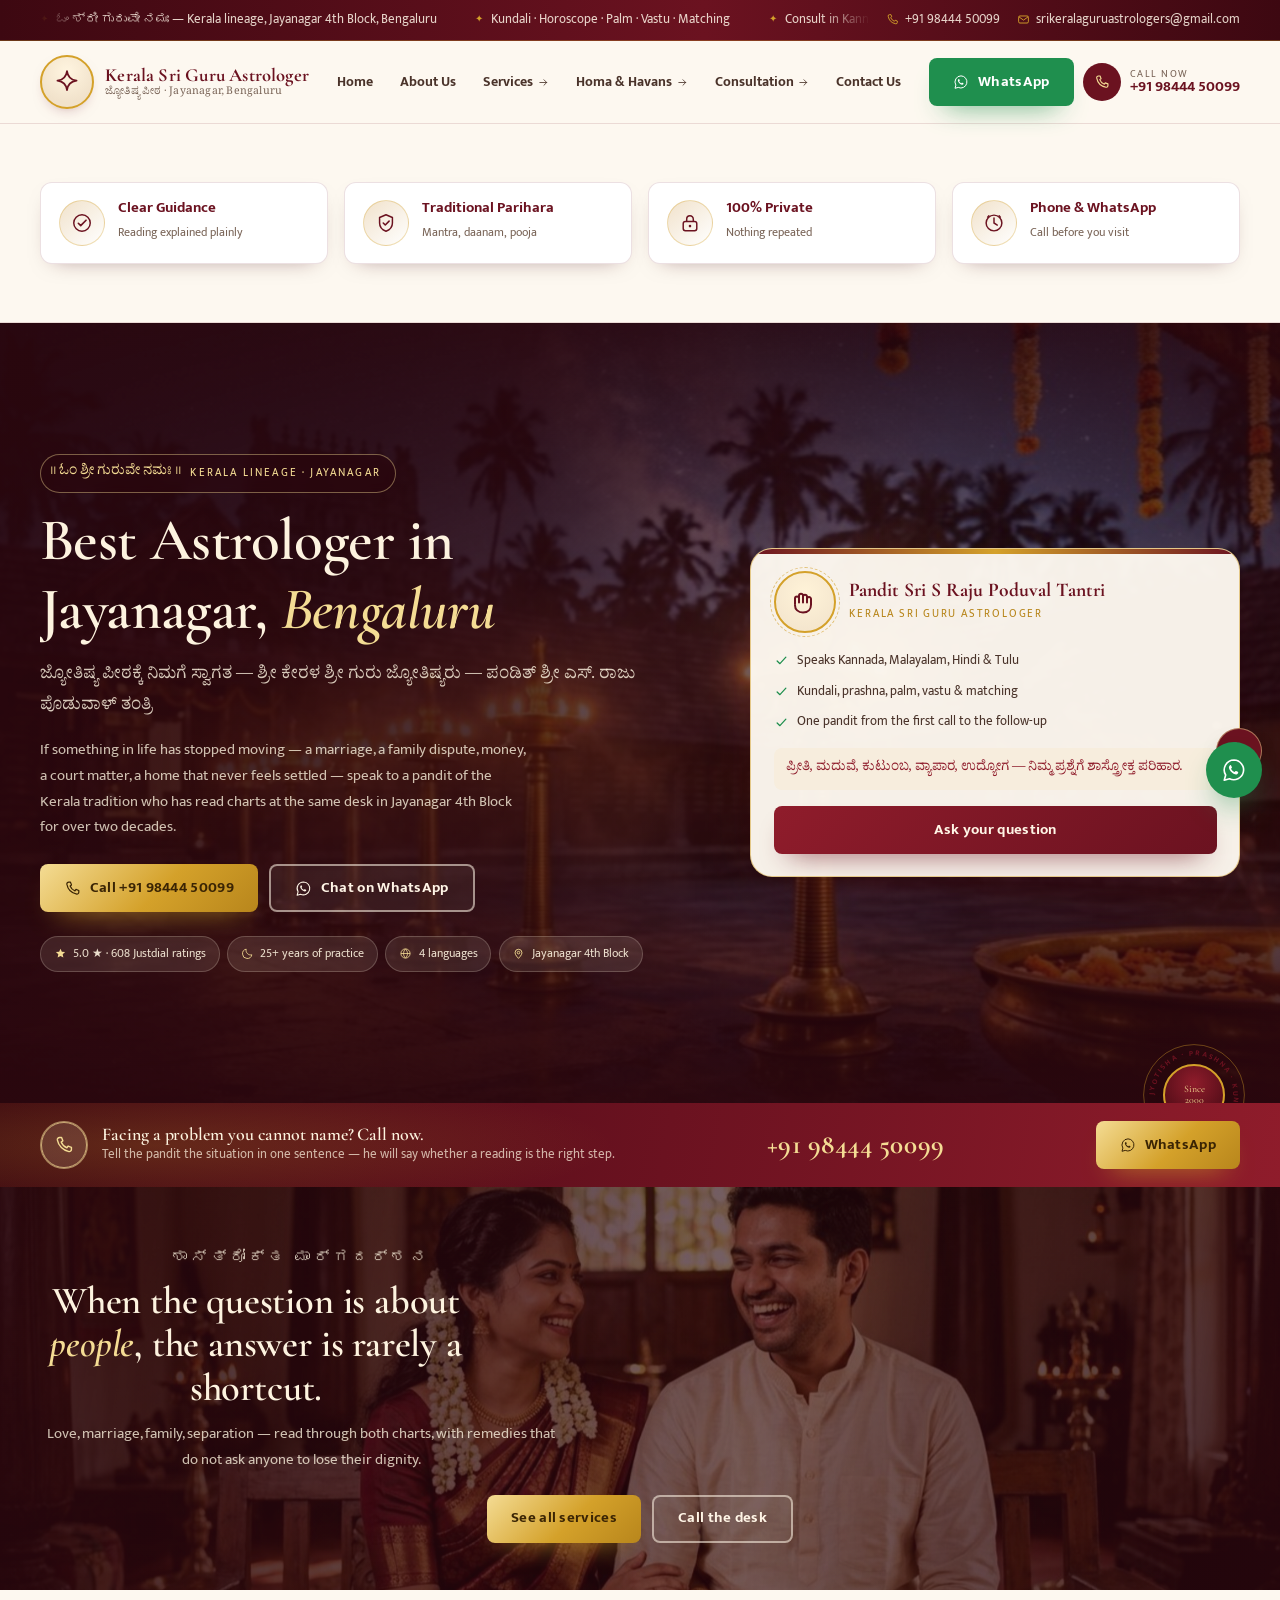
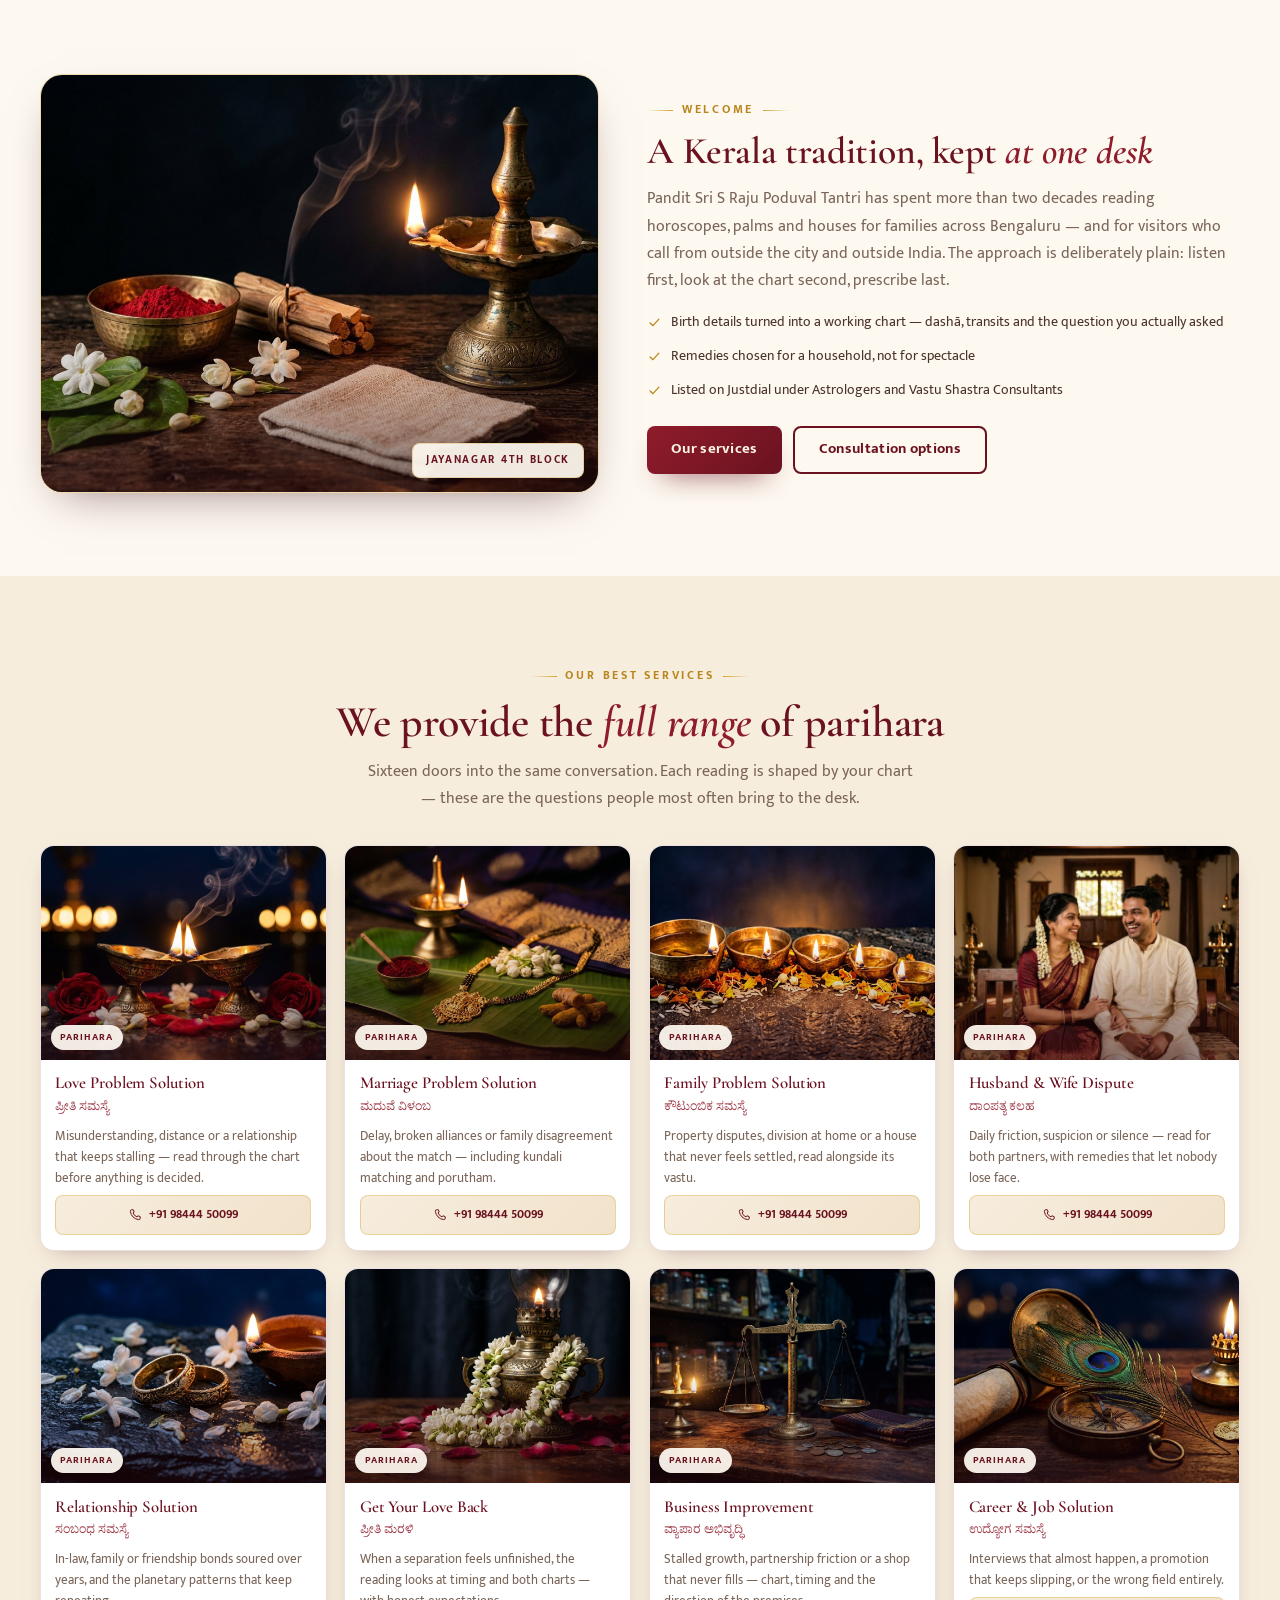
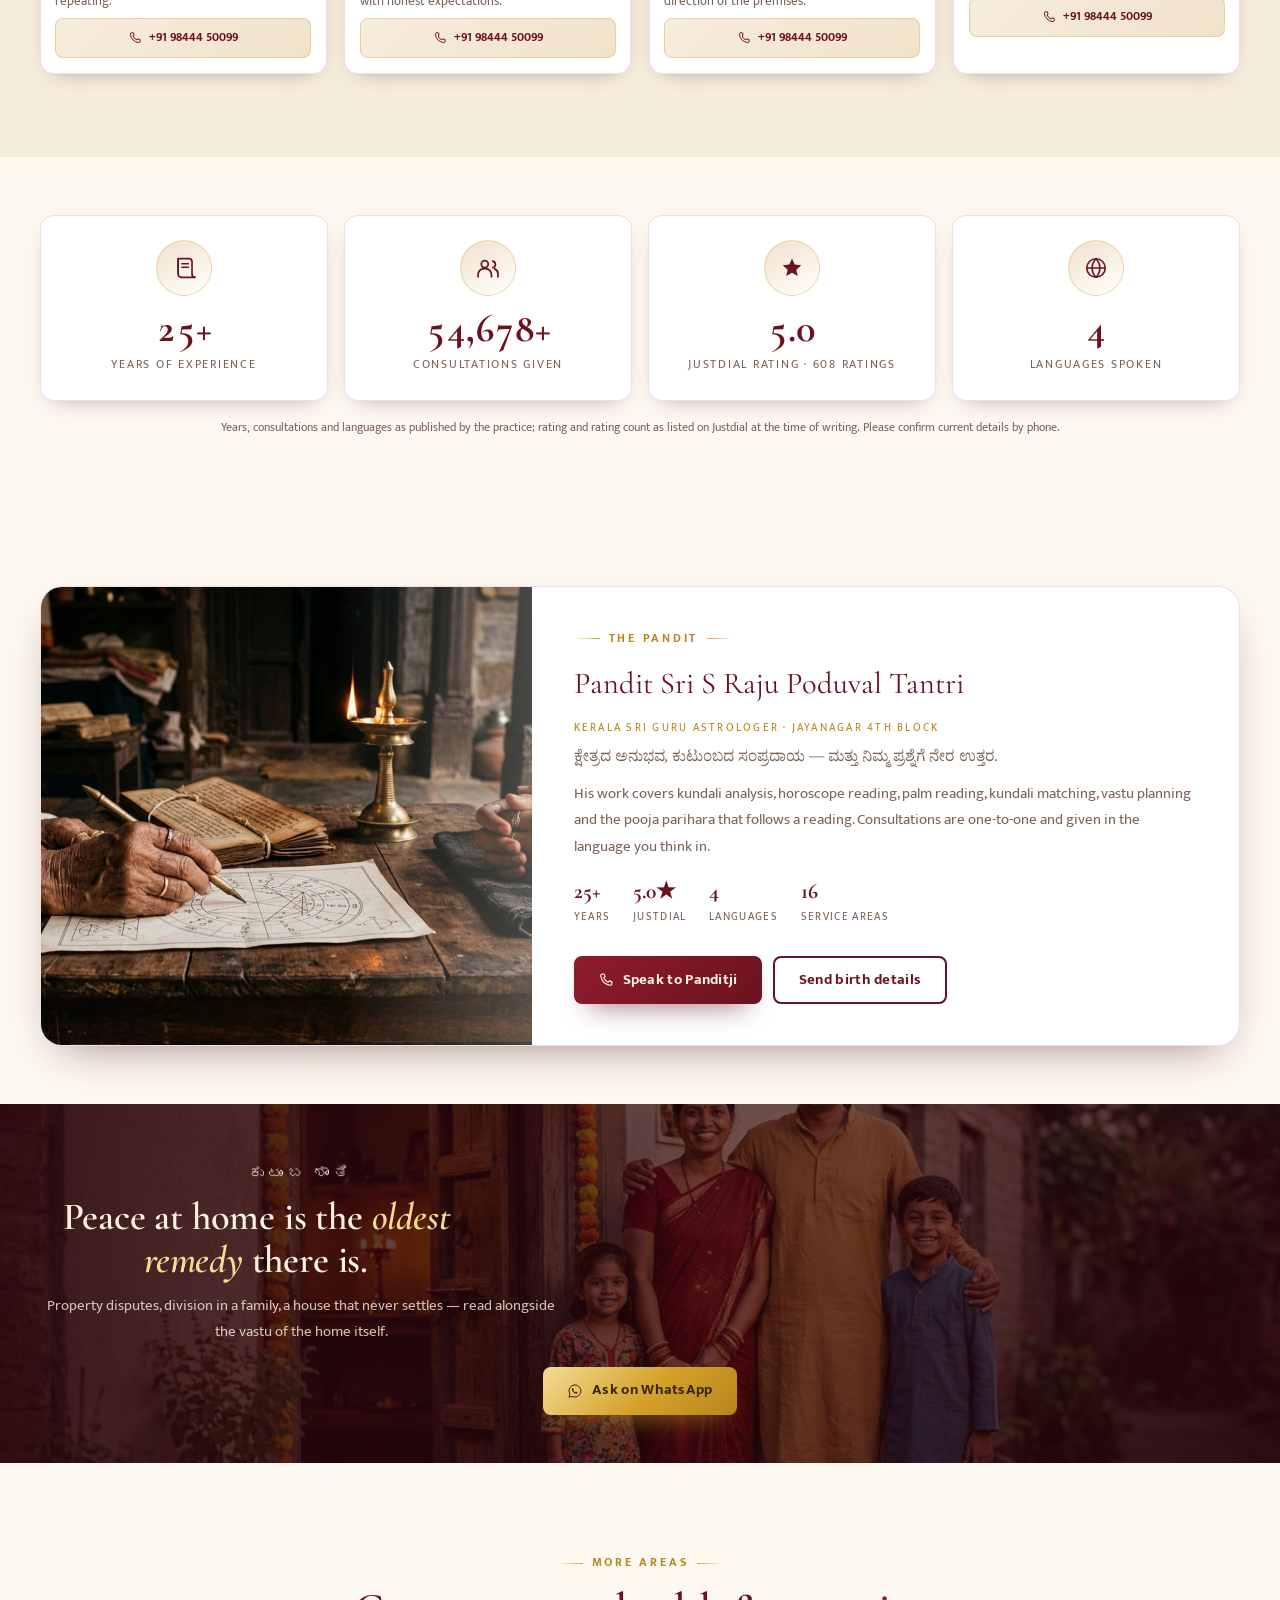
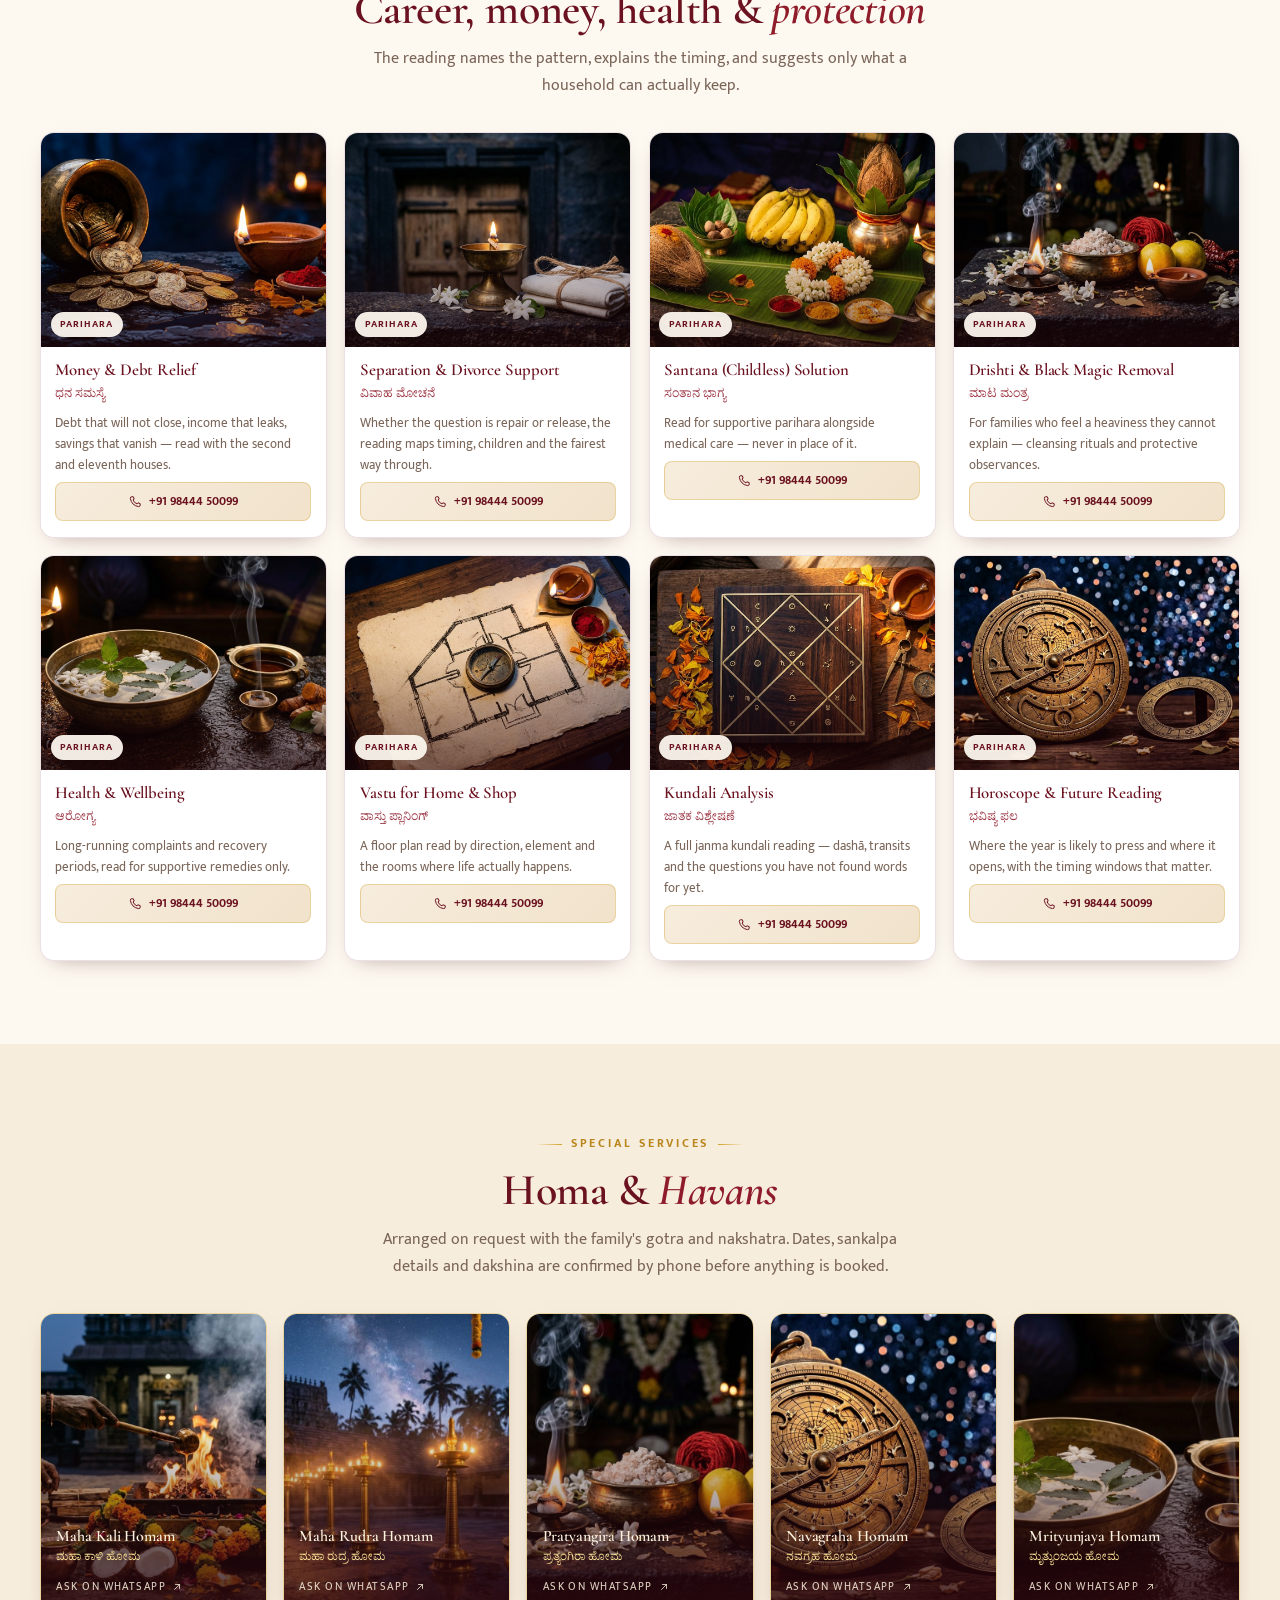
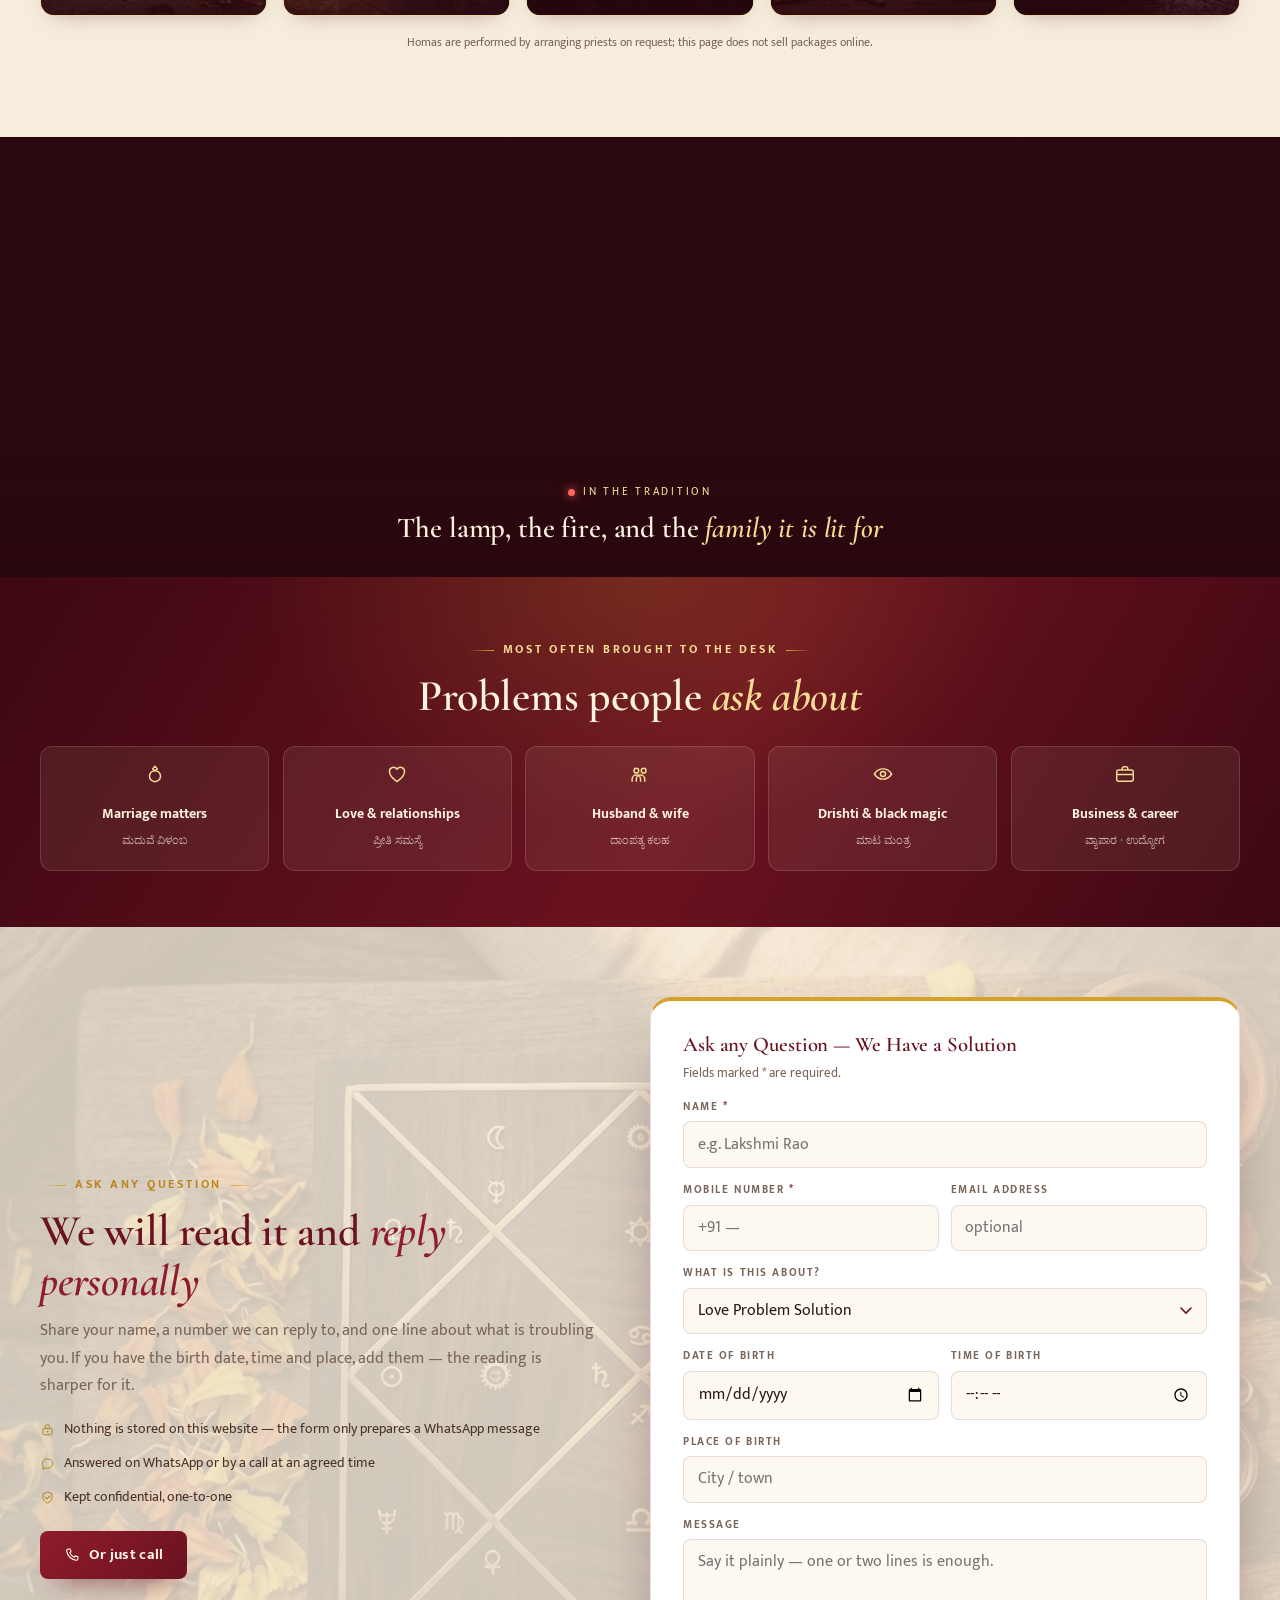
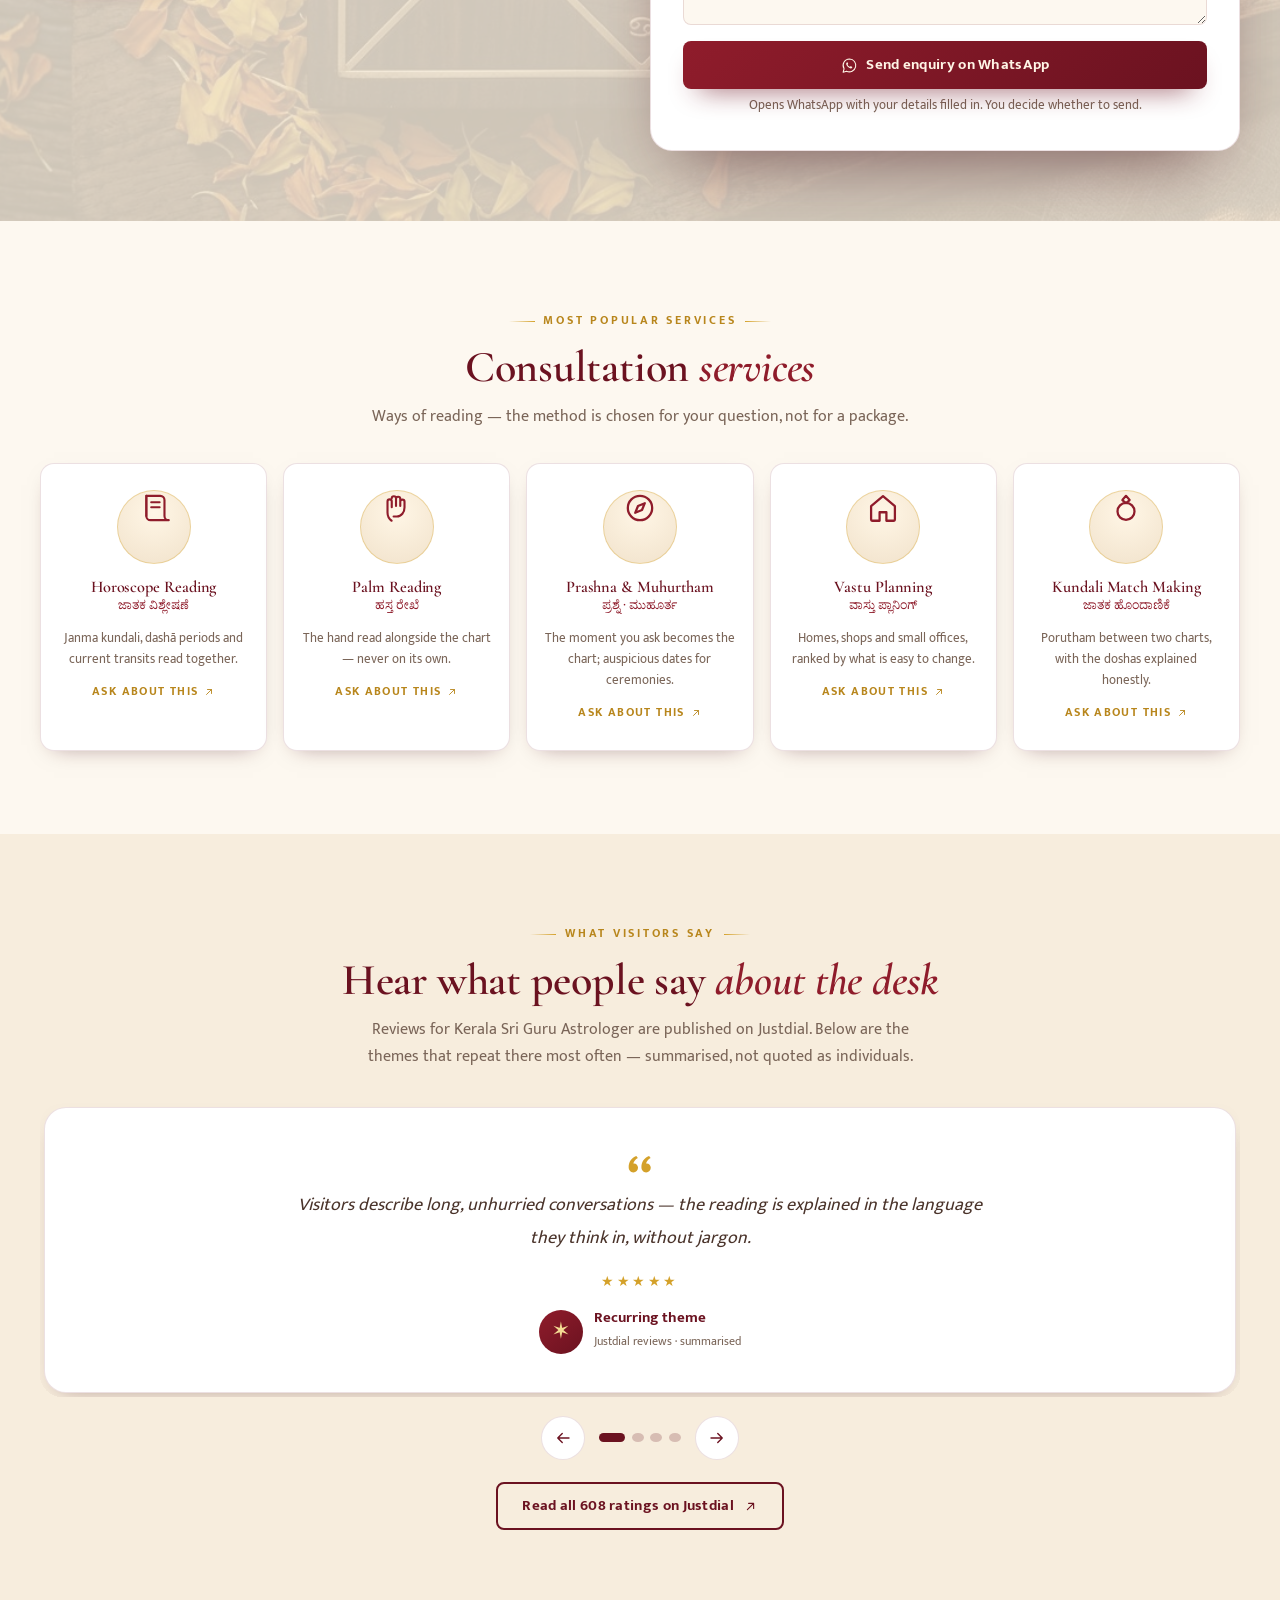
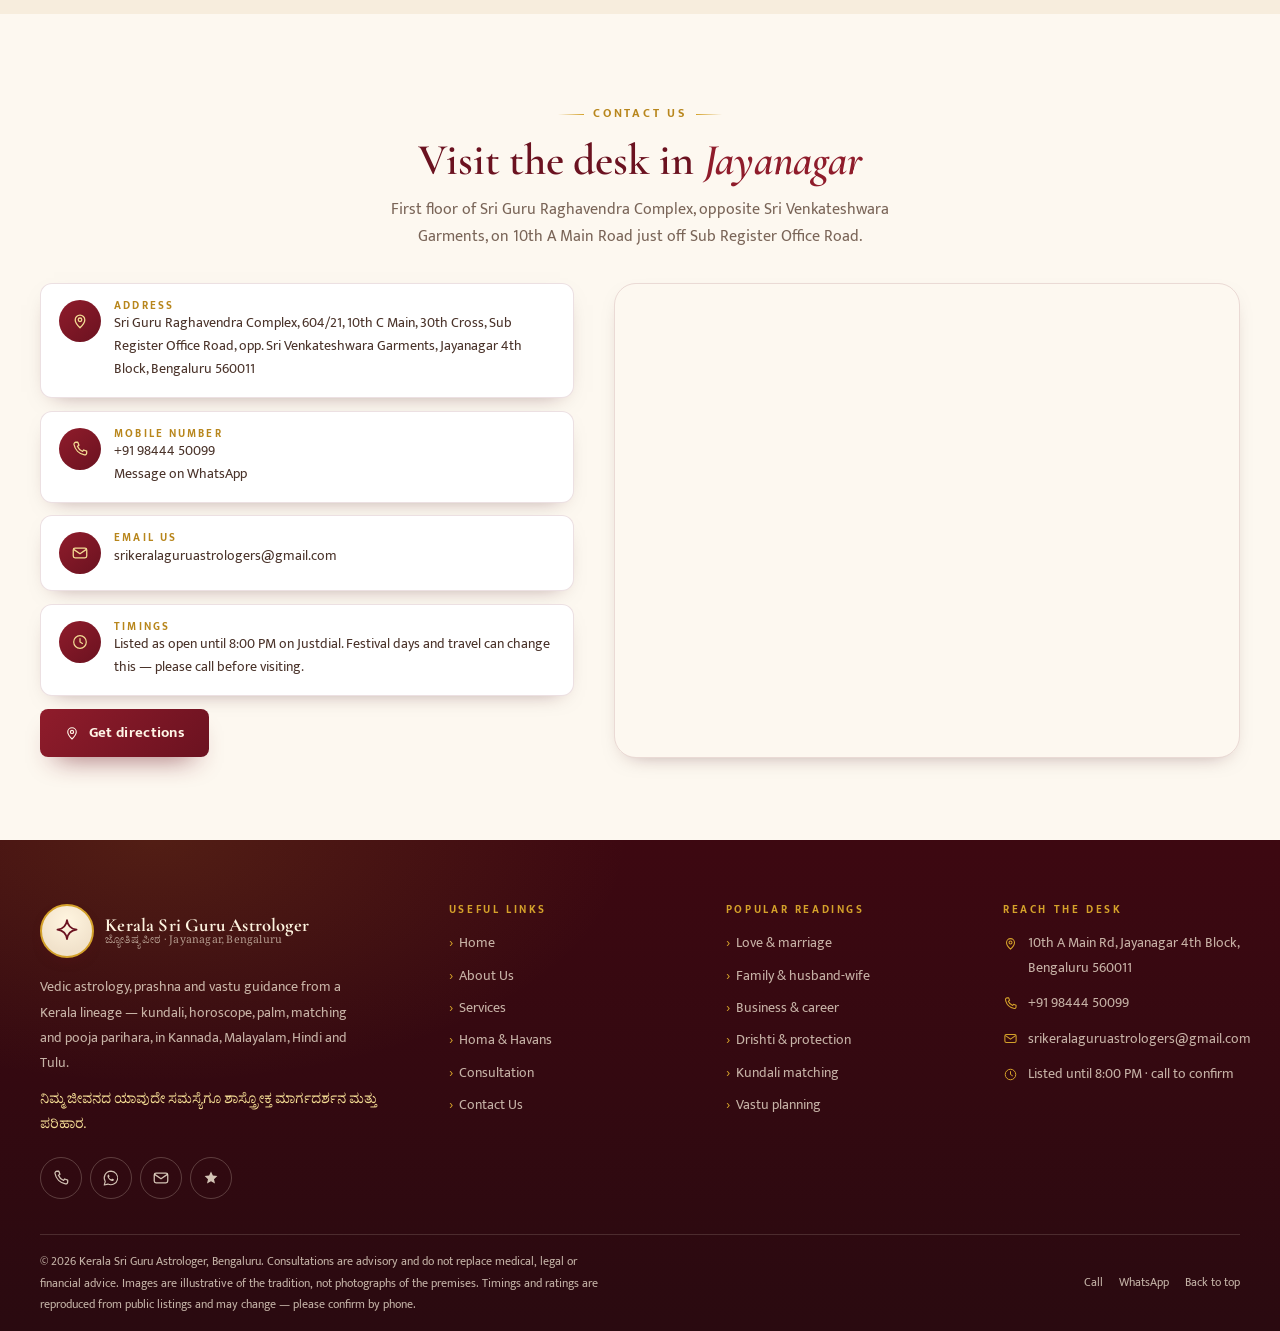
<file: ksg-classic/index.html>
<!doctype html>
<html lang="en-IN">
<head>
  <meta charset="utf-8" />
  <meta name="viewport" content="width=device-width, initial-scale=1, viewport-fit=cover" />
  <title>Kerala Sri Guru Astrologer — Best Astrologer in Jayanagar, Bengaluru | Pandit Sri S Raju Poduval Tantri</title>
  <meta name="description" content="Pandit Sri S Raju Poduval Tantri — Kerala Sri Guru Astrologer, Jayanagar 4th Block, Bengaluru. Kundali analysis, horoscope reading, palm reading, vastu planning, kundali matching and pooja parihara for love, marriage, family, business and career. Call +91 98444 50099." />
  <meta name="theme-color" content="#6b1220" />
  <link rel="canonical" href="https://kerala-sri-guru-classic.vercel.app/" />
  <meta property="og:type" content="website" />
  <meta property="og:title" content="Kerala Sri Guru Astrologer — Pandit Sri S Raju Poduval Tantri, Jayanagar Bengaluru" />
  <meta property="og:description" content="Vedic guidance in Kannada, Malayalam, Hindi &amp; Tulu — kundali analysis, palm reading, vastu planning and pooja parihara from Jayanagar 4th Block, Bengaluru." />
  <meta property="og:image" content="https://kerala-sri-guru-classic.vercel.app/assets/hero-ksg.jpg" />

  <link rel="icon" href="data:image/svg+xml,%3Csvg xmlns='http://www.w3.org/2000/svg' viewBox='0 0 64 64'%3E%3Crect width='64' height='64' rx='12' fill='%236b1220'/%3E%3Ccircle cx='32' cy='32' r='19' fill='none' stroke='%23f4dc94' stroke-width='1.6'/%3E%3Ccircle cx='32' cy='32' r='10' fill='none' stroke='%23f4dc94' stroke-width='1' stroke-dasharray='2 4'/%3E%3Ccircle cx='32' cy='32' r='3' fill='%23f4dc94'/%3E%3C/svg%3E" />

  <link rel="preconnect" href="https://fonts.googleapis.com" />
  <link rel="preconnect" href="https://fonts.gstatic.com" crossorigin />
  <link href="https://fonts.googleapis.com/css2?family=Cormorant+Garamond:ital,wght@0,400;0,600;0,700;1,400;1,600&family=Mukta:wght@400;500;600;700;800&family=Noto+Serif+Kannada:wght@400;600&display=swap" rel="stylesheet" />
  <link rel="stylesheet" href="styles.css?v=5" />
  <noscript>
    <style>
      .intro { display: none !important; }
      .rv, .rv-group > *, .mask .ml > span { opacity: 1 !important; transform: none !important; }
      .wipe::after { transform: scaleY(0) !important; }
    </style>
  </noscript>

  <script type="application/ld+json">
    {
      "@context": "https://schema.org",
      "@type": "ProfessionalService",
      "name": "Kerala Sri Guru Astrologer",
      "description": "Vedic astrology consultations — kundali analysis, horoscope reading, palm reading, vastu planning, kundali matching and pooja parihara — by Pandit Sri S Raju Poduval Tantri, Jayanagar 4th Block, Bengaluru.",
      "image": "https://kerala-sri-guru-classic.vercel.app/assets/hero-ksg.jpg",
      "telephone": "+91-98444-50099",
      "email": "srikeralaguruastrologers@gmail.com",
      "url": "https://kerala-sri-guru-classic.vercel.app/",
      "availableLanguage": ["Kannada", "Malayalam", "Hindi", "Tulu", "English"],
      "address": {
        "@type": "PostalAddress",
        "streetAddress": "Sri Guru Raghavendra Complex, 604/21, 10th C Main, 30th Cross, Sub Register Office Road, opposite Sri Venkateshwara Garments",
        "addressLocality": "Jayanagar 4th Block, Bengaluru",
        "addressRegion": "Karnataka",
        "postalCode": "560011",
        "addressCountry": "IN"
      }
    }
  </script>
</head>
<body class="is-intro">

  <!-- ═══════ SVG SPRITE ═══════ -->
  <svg width="0" height="0" style="position:absolute" aria-hidden="true" focusable="false">
    <symbol id="i-phone" viewBox="0 0 24 24"><path d="M6.6 3h2.5l1.5 4-2 1.4a12 12 0 0 0 6.9 6.9l1.4-2 4 1.5v2.5a2.6 2.6 0 0 1-2.9 2.6A17.4 17.4 0 0 1 4 5.9 2.6 2.6 0 0 1 6.6 3Z" fill="none" stroke="currentColor" stroke-width="1.7" stroke-linejoin="round"/></symbol>
    <symbol id="i-wa" viewBox="0 0 24 24"><path d="M12.02 2.8a9.1 9.1 0 0 0-7.7 13.85L3 21.4l4.87-1.28A9.1 9.1 0 1 0 12.02 2.8Z" fill="none" stroke="currentColor" stroke-width="1.5" stroke-linejoin="round"/><path d="M8.6 7.5c.35-.02.6.05.75.4l.7 1.6c.1.24.06.42-.1.6l-.55.62c-.13.15-.15.3-.07.47a6.3 6.3 0 0 0 2.9 2.6c.2.09.35.06.5-.09l.55-.6c.2-.2.4-.25.65-.14l1.6.75c.28.13.38.34.35.63-.09.93-.78 1.6-1.65 1.75-1.1.18-2.5-.35-3.9-1.5a10.6 10.6 0 0 1-2.6-3.25c-.5-.95-.55-1.85-.25-2.6.28-.7.85-1.15 1.5-1.25Z" fill="currentColor"/></symbol>
    <symbol id="i-mail" viewBox="0 0 24 24"><rect x="3" y="5.5" width="18" height="13" rx="2.4" fill="none" stroke="currentColor" stroke-width="1.7"/><path d="m4 7.5 8 5.6 8-5.6" fill="none" stroke="currentColor" stroke-width="1.7" stroke-linecap="round"/></symbol>
    <symbol id="i-pin" viewBox="0 0 24 24"><path d="M12 21s6.4-6.2 6.4-10.4a6.4 6.4 0 1 0-12.8 0C5.6 14.8 12 21 12 21Z" fill="none" stroke="currentColor" stroke-width="1.7" stroke-linejoin="round"/><circle cx="12" cy="10.4" r="2.4" fill="none" stroke="currentColor" stroke-width="1.7"/></symbol>
    <symbol id="i-clock" viewBox="0 0 24 24"><circle cx="12" cy="12" r="8.4" fill="none" stroke="currentColor" stroke-width="1.6"/><path d="M12 7.4V12l3.2 2" fill="none" stroke="currentColor" stroke-width="1.6" stroke-linecap="round"/></symbol>
    <symbol id="i-arrow-r" viewBox="0 0 24 24"><path d="M4 12h15m-6-6 6 6-6 6" fill="none" stroke="currentColor" stroke-width="1.8" stroke-linecap="round" stroke-linejoin="round"/></symbol>
    <symbol id="i-arrow-l" viewBox="0 0 24 24"><path d="M20 12H5m6-6-6 6 6 6" fill="none" stroke="currentColor" stroke-width="1.8" stroke-linecap="round" stroke-linejoin="round"/></symbol>
    <symbol id="i-arrow-up" viewBox="0 0 24 24"><path d="M12 20V4m-6 6 6-6 6 6" fill="none" stroke="currentColor" stroke-width="1.8" stroke-linecap="round" stroke-linejoin="round"/></symbol>
    <symbol id="i-arrow-ur" viewBox="0 0 24 24"><path d="M7 17 17 7M9 7h8v8" fill="none" stroke="currentColor" stroke-width="1.8" stroke-linecap="round" stroke-linejoin="round"/></symbol>
    <symbol id="i-check" viewBox="0 0 24 24"><path d="m5 12.7 4.5 4.4L19 6.6" fill="none" stroke="currentColor" stroke-width="2" stroke-linecap="round" stroke-linejoin="round"/></symbol>
    <symbol id="i-check-circle" viewBox="0 0 24 24"><circle cx="12" cy="12" r="9" fill="none" stroke="currentColor" stroke-width="1.6"/><path d="m8 12.3 2.6 2.6L16.4 9" fill="none" stroke="currentColor" stroke-width="1.8" stroke-linecap="round" stroke-linejoin="round"/></symbol>
    <symbol id="i-shield" viewBox="0 0 24 24"><path d="M12 3 5 6v6c0 4.2 2.9 7.5 7 9 4.1-1.5 7-4.8 7-9V6l-7-3Z" fill="none" stroke="currentColor" stroke-width="1.6" stroke-linejoin="round"/><path d="m9 12 2.2 2.2L15.4 10" fill="none" stroke="currentColor" stroke-width="1.7" stroke-linecap="round" stroke-linejoin="round"/></symbol>
    <symbol id="i-lock" viewBox="0 0 24 24"><rect x="4.6" y="10.4" width="14.8" height="10" rx="2.4" fill="none" stroke="currentColor" stroke-width="1.6"/><path d="M8.4 10.4V7.8a3.6 3.6 0 0 1 7.2 0v2.6" fill="none" stroke="currentColor" stroke-width="1.6"/><circle cx="12" cy="15.4" r="1.4" fill="currentColor"/></symbol>
    <symbol id="i-clock24" viewBox="0 0 24 24"><circle cx="12" cy="12" r="8.6" fill="none" stroke="currentColor" stroke-width="1.6"/><path d="M12 6.6V12l3.6 2.2" fill="none" stroke="currentColor" stroke-width="1.6" stroke-linecap="round"/><path d="M17.6 4.2 19 5.6M6.4 4.2 5 5.6" stroke="currentColor" stroke-width="1.5" stroke-linecap="round"/></symbol>
    <symbol id="i-love" viewBox="0 0 24 24"><path d="M12 20.2S3.8 15 3.8 9.4A4.4 4.4 0 0 1 12 6.9a4.4 4.4 0 0 1 8.2 2.5c0 5.6-8.2 10.8-8.2 10.8Z" fill="none" stroke="currentColor" stroke-width="1.6" stroke-linejoin="round"/></symbol>
    <symbol id="i-ring" viewBox="0 0 24 24"><circle cx="12" cy="14.4" r="6" fill="none" stroke="currentColor" stroke-width="1.6"/><path d="m9.4 6.4 2.6-3 2.6 3-2.6 2.2-2.6-2.2Z" fill="none" stroke="currentColor" stroke-width="1.5" stroke-linejoin="round"/></symbol>
    <symbol id="i-family" viewBox="0 0 24 24"><circle cx="8" cy="8.4" r="2.6" fill="none" stroke="currentColor" stroke-width="1.6"/><circle cx="16" cy="8.4" r="2.6" fill="none" stroke="currentColor" stroke-width="1.6"/><path d="M3.4 20v-2.2a4.6 4.6 0 0 1 9.2 0V20m-4.6 0v-2.2a4.6 4.6 0 0 1 9.2 0V20" fill="none" stroke="currentColor" stroke-width="1.6" stroke-linecap="round"/></symbol>
    <symbol id="i-home" viewBox="0 0 24 24"><path d="m3.6 10.6 8.4-7 8.4 7V20a1 1 0 0 1-1 1h-5v-6h-4.8v6h-5a1 1 0 0 1-1-1v-9.4Z" fill="none" stroke="currentColor" stroke-width="1.6" stroke-linejoin="round"/></symbol>
    <symbol id="i-briefcase" viewBox="0 0 24 24"><rect x="3" y="7.6" width="18" height="12.4" rx="2.2" fill="none" stroke="currentColor" stroke-width="1.6"/><path d="M9 7.6V6a2 2 0 0 1 2-2h2a2 2 0 0 1 2 2v1.6M3 12.6h18" fill="none" stroke="currentColor" stroke-width="1.6"/></symbol>
    <symbol id="i-book" viewBox="0 0 24 24"><path d="M4 5.2c2.7-1.1 5.3-1.1 8 0 2.7-1.1 5.3-1.1 8 0v13c-2.7-1.1-5.3-1.1-8 0-2.7-1.1-5.3-1.1-8 0v-13Z" fill="none" stroke="currentColor" stroke-width="1.6" stroke-linejoin="round"/><path d="M12 5.2v13" fill="none" stroke="currentColor" stroke-width="1.4"/></symbol>
    <symbol id="i-shield-x" viewBox="0 0 24 24"><path d="M12 3 5 6v6c0 4.2 2.9 7.5 7 9 4.1-1.5 7-4.8 7-9V6l-7-3Z" fill="none" stroke="currentColor" stroke-width="1.6" stroke-linejoin="round"/><path d="m9.6 9.6 4.8 4.8m0-4.8-4.8 4.8" fill="none" stroke="currentColor" stroke-width="1.7" stroke-linecap="round"/></symbol>
    <symbol id="i-eye" viewBox="0 0 24 24"><path d="M2.6 12S6 6.4 12 6.4 21.4 12 21.4 12 18 17.6 12 17.6 2.6 12 2.6 12Z" fill="none" stroke="currentColor" stroke-width="1.6"/><circle cx="12" cy="12" r="2.8" fill="none" stroke="currentColor" stroke-width="1.6"/></symbol>
    <symbol id="i-spark" viewBox="0 0 24 24"><path d="M12 2.6c.6 4.8 3.4 7.6 8.2 8.2-4.8.6-7.6 3.4-8.2 8.2-.6-4.8-3.4-7.6-8.2-8.2 4.8-.6 7.6-3.4 8.2-8.2Z" fill="none" stroke="currentColor" stroke-width="1.5" stroke-linejoin="round"/></symbol>
    <symbol id="i-baby" viewBox="0 0 24 24"><circle cx="12" cy="8.6" r="4.4" fill="none" stroke="currentColor" stroke-width="1.6"/><path d="M10.4 8.2h.02M13.6 8.2h.02" stroke="currentColor" stroke-width="2.2" stroke-linecap="round"/><path d="M10.6 10.4c.9.7 1.9.7 2.8 0" fill="none" stroke="currentColor" stroke-width="1.4" stroke-linecap="round"/><path d="M6.4 21c.4-3.3 2.8-5.2 5.6-5.2s5.2 1.9 5.6 5.2" fill="none" stroke="currentColor" stroke-width="1.6" stroke-linecap="round"/></symbol>
    <symbol id="i-moon" viewBox="0 0 24 24"><path d="M20 14.4A8.6 8.6 0 0 1 9.6 4 8.7 8.7 0 1 0 20 14.4Z" fill="none" stroke="currentColor" stroke-width="1.6" stroke-linejoin="round"/></symbol>
    <symbol id="i-flame" viewBox="0 0 24 24"><path d="M12 2.4c3.2 3.5 2 5.9 4.2 7.6a5.6 5.6 0 0 1 2 4.4 6.2 6.2 0 0 1-12.4.2c0-1.7.7-3.1 1.9-4.4C9 8.5 8.4 6.1 12 2.4Z" fill="none" stroke="currentColor" stroke-width="1.6" stroke-linejoin="round"/></symbol>
    <symbol id="i-hands" viewBox="0 0 24 24"><path d="M4 13.5V9.2a1.6 1.6 0 0 1 3.2 0v3.1m0 0V6.9a1.6 1.6 0 0 1 3.2 0v5.4m0 0V7.7a1.6 1.6 0 0 1 3.2 0v4.6m0 0V9.6a1.6 1.6 0 0 1 3.2 0v4.6c0 3.4-2.3 6.2-6.4 6.2-4 0-6.4-2.6-6.4-5.9" fill="none" stroke="currentColor" stroke-width="1.6" stroke-linecap="round" stroke-linejoin="round"/></symbol>
    <symbol id="i-palm" viewBox="0 0 24 24"><path d="M8.2 21c-1.9-1.3-2.9-3.4-2.9-5.8V7.4a1.5 1.5 0 0 1 3 0v4m0-6.2a1.5 1.5 0 0 1 3 0v5.4m0-5a1.5 1.5 0 0 1 3 0v5m0-3a1.5 1.5 0 0 1 3 0v4c0 3.4-2.2 6.4-5.4 6.4H9.6" fill="none" stroke="currentColor" stroke-width="1.5" stroke-linecap="round" stroke-linejoin="round"/></symbol>
    <symbol id="i-compass" viewBox="0 0 24 24"><circle cx="12" cy="12" r="8.6" fill="none" stroke="currentColor" stroke-width="1.6"/><path d="m15.4 8.6-2 4.8-4.8 2 2-4.8 4.8-2Z" fill="none" stroke="currentColor" stroke-width="1.6" stroke-linejoin="round"/></symbol>
    <symbol id="i-scroll" viewBox="0 0 24 24"><path d="M6.6 3.4h9.8a3 3 0 0 1 3 3v11.2a3 3 0 0 0 3 3H9.6a3 3 0 0 1-3-3V3.4Z" fill="none" stroke="currentColor" stroke-width="1.5" stroke-linejoin="round"/><path d="M6.6 3.4v14.2M10 8h6M10 11.4h6" fill="none" stroke="currentColor" stroke-width="1.4" stroke-linecap="round"/></symbol>
    <symbol id="i-star" viewBox="0 0 24 24"><path d="m12 3.2 2.5 5.6 6 .6-4.5 4.1 1.3 5.9-5.3-3-5.3 3 1.3-5.9L3.5 9.4l6-.6Z" fill="currentColor"/></symbol>
    <symbol id="i-users" viewBox="0 0 24 24"><circle cx="9" cy="8.4" r="3.2" fill="none" stroke="currentColor" stroke-width="1.6"/><path d="M2.8 20v-1.8A5.6 5.6 0 0 1 8.4 12.6h1.2a5.6 5.6 0 0 1 5.6 5.6V20" fill="none" stroke="currentColor" stroke-width="1.6" stroke-linecap="round"/><path d="M16.4 5.6a3.2 3.2 0 0 1 0 6.2M18.2 12.8a5 5 0 0 1 3 4.6V20" fill="none" stroke="currentColor" stroke-width="1.6" stroke-linecap="round"/></symbol>
    <symbol id="i-globe" viewBox="0 0 24 24"><circle cx="12" cy="12" r="8.5" fill="none" stroke="currentColor" stroke-width="1.5"/><path d="M3.5 12h17M12 3.5c2.4 2.4 3.6 5.4 3.6 8.5S14.4 18.1 12 20.5c-2.4-2.4-3.6-5.4-3.6-8.5S9.6 5.9 12 3.5Z" fill="none" stroke="currentColor" stroke-width="1.5"/></symbol>
    <symbol id="i-chat" viewBox="0 0 24 24"><path d="M20.5 12c0 4.1-3.8 7.4-8.5 7.4-1 0-2-.1-2.9-.4L4 20.5l1.4-3.7A7 7 0 0 1 3.5 12C3.5 7.9 7.3 4.6 12 4.6s8.5 3.3 8.5 7.4Z" fill="none" stroke="currentColor" stroke-width="1.6" stroke-linejoin="round"/></symbol>
    <symbol id="i-whatsapp-lg" viewBox="0 0 24 24"><path d="M12.02 2.8a9.1 9.1 0 0 0-7.7 13.85L3 21.4l4.87-1.28A9.1 9.1 0 1 0 12.02 2.8Z" fill="none" stroke="currentColor" stroke-width="1.5" stroke-linejoin="round"/><path d="M8.6 7.5c.35-.02.6.05.75.4l.7 1.6c.1.24.06.42-.1.6l-.55.62c-.13.15-.15.3-.07.47a6.3 6.3 0 0 0 2.9 2.6c.2.09.35.06.5-.09l.55-.6c.2-.2.4-.25.65-.14l1.6.75c.28.13.38.34.35.63-.09.93-.78 1.6-1.65 1.75-1.1.18-2.5-.35-3.9-1.5a10.6 10.6 0 0 1-2.6-3.25c-.5-.95-.55-1.85-.25-2.6.28-.7.85-1.15 1.5-1.25Z" fill="currentColor"/></symbol>
    <symbol id="i-quote" viewBox="0 0 24 24"><path d="M9.4 6.4C6 7.8 4 10.6 4 14.2c0 2.2 1.3 3.8 3.3 3.8 1.9 0 3.3-1.4 3.3-3.3 0-1.8-1.2-3.1-2.9-3.1h-.4c.3-1.6 1.5-3 3.2-3.9l-1.1-1.3Zm9 0c-3.4 1.4-5.4 4.2-5.4 7.8 0 2.2 1.3 3.8 3.3 3.8 1.9 0 3.3-1.4 3.3-3.3 0-1.8-1.2-3.1-2.9-3.1h-.4c.3-1.6 1.5-3 3.2-3.9l-1.1-1.3Z" fill="currentColor"/></symbol>
  </svg>

  <!-- ═══════ OPENING LOADER ═══════ -->
  <div class="intro" id="intro" role="status" aria-label="Opening">
    <div class="intro__glow" aria-hidden="true"></div>
    <div class="intro__stage">
      <svg class="intro__mandala" viewBox="0 0 240 240" aria-hidden="true">
        <defs>
          <radialGradient id="imG" cx="50%" cy="50%" r="50%">
            <stop offset="0%" stop-color="#fdf3df" /><stop offset="65%" stop-color="#f4dc94" /><stop offset="100%" stop-color="#b8861c" />
          </radialGradient>
        </defs>
        <g class="im-ticks" id="imTicks"></g>
        <circle class="im-ring im-r1" cx="120" cy="120" r="112" />
        <circle class="im-ring im-r2" cx="120" cy="120" r="96" />
        <circle class="im-ring im-r4" cx="120" cy="120" r="76" />
        <g class="im-ring im-r3">
          <polygon points="120,44 186,158 54,158" /><polygon points="120,196 54,82 186,82" /><circle cx="120" cy="120" r="52" />
        </g>
        <g class="im-ring im-r4"><path d="M120 68 152 120 120 172 88 120Z" /><path d="M120 92 138 120 120 148 102 120Z" opacity=".7" /></g>
        <circle class="im-core" cx="120" cy="120" r="9" />
      </svg>
      <div class="intro__brand">Kerala Sri Guru <b>Astrologer</b></div>
      <div class="intro__mantra">॥ ಓಂ ಶ್ರೀ ಗುರುವೇ ನಮಃ ॥</div>
      <div class="intro__bar"><i id="introBar"></i></div>
      <div class="intro__pct"><b id="introPct">0</b>% · Preparing the reading</div>
    </div>
    <div class="intro__curtain intro__curtain--l"></div>
    <div class="intro__curtain intro__curtain--r"></div>
  </div>

  <div class="scroll-progress" id="scrollProgress" aria-hidden="true"></div>

  <!-- ═══════ TOP BAR ═══════ -->
  <div class="topbar">
    <div class="wrap topbar__inner">
      <div class="topbar__marquee">
        <div class="topbar__track" id="topTrack">
          <span>ಓಂ ಶ್ರೀ ಗುರುವೇ ನಮಃ — Kerala lineage, Jayanagar 4th Block, Bengaluru</span>
          <span>Kundali · Horoscope · Palm · Vastu · Matching</span>
          <span>Consult in Kannada, Malayalam, Hindi or Tulu</span>
          <span>Confidential consultation, one pandit from start to finish</span>
        </div>
      </div>
      <div class="topbar__links">
        <a href="tel:+919844450099"><svg width="13" height="13" aria-hidden="true"><use href="#i-phone" /></svg> +91 98444 50099</a>
        <a href="mailto:srikeralaguruastrologers@gmail.com"><svg width="13" height="13" aria-hidden="true"><use href="#i-mail" /></svg> srikeralaguruastrologers@gmail.com</a>
      </div>
    </div>
  </div>

  <!-- ═══════ HEADER ═══════ -->
  <header class="hdr" id="hdr">
    <div class="wrap hdr__inner">
      <a href="#top" class="brand" aria-label="Kerala Sri Guru Astrologer — home">
        <span class="brand__logo" aria-hidden="true">
          <svg width="28" height="28"><use href="#i-spark" /></svg>
        </span>
        <span class="brand__txt">
          <span class="brand__name">Kerala Sri Guru Astrologer</span>
          <span class="brand__sub">ಜ್ಯೋತಿಷ್ಯ ಪೀಠ · Jayanagar, Bengaluru</span>
        </span>
      </a>

      <nav class="nav" aria-label="Primary">
        <div class="nav__item"><a class="nav__link" href="#top">Home</a></div>
        <div class="nav__item"><a class="nav__link" href="#about">About Us</a></div>
        <div class="nav__item" data-drop>
          <button class="nav__link" type="button" aria-expanded="false">Services
            <svg class="caret" width="11" height="11" aria-hidden="true"><use href="#i-arrow-r" /></svg>
          </button>
          <div class="nav__drop">
            <a href="#services">Love Problem Solution</a>
            <a href="#services">Marriage Problem Solution</a>
            <a href="#services">Family Problem Solution</a>
            <a href="#services">Husband &amp; Wife Dispute</a>
            <a href="#services">Relationship Solution</a>
            <a href="#services">Get Your Love Back</a>
            <a href="#services">Business Improvement</a>
            <a href="#services">Career &amp; Job Solution</a>
            <a href="#services">Money &amp; Debt Relief</a>
            <a href="#services">Separation &amp; Divorce Support</a>
            <a href="#services">Santana (Childless) Solution</a>
            <a href="#services">Drishti &amp; Black Magic Removal</a>
            <a href="#services">Health &amp; Wellbeing</a>
            <a href="#services">Vastu for Home &amp; Shop</a>
            <a href="#services">Kundali Analysis</a>
            <a href="#services">Horoscope &amp; Future Reading</a>
          </div>
        </div>
        <div class="nav__item" data-drop>
          <button class="nav__link" type="button" aria-expanded="false">Homa &amp; Havans
            <svg class="caret" width="11" height="11" aria-hidden="true"><use href="#i-arrow-r" /></svg>
          </button>
          <div class="nav__drop">
            <a href="#homa">Maha Kali Homam</a>
            <a href="#homa">Maha Rudra Homam</a>
            <a href="#homa">Pratyangira Homam</a>
            <a href="#homa">Navagraha Homam</a>
            <a href="#homa">Mrityunjaya Homam</a>
          </div>
        </div>
        <div class="nav__item" data-drop>
          <button class="nav__link" type="button" aria-expanded="false">Consultation
            <svg class="caret" width="11" height="11" aria-hidden="true"><use href="#i-arrow-r" /></svg>
          </button>
          <div class="nav__drop">
            <a href="#consult">Horoscope Reading</a>
            <a href="#consult">Palm Reading</a>
            <a href="#consult">Prashna &amp; Muhurtham</a>
            <a href="#consult">Vastu Planning</a>
            <a href="#consult">Kundali Match Making</a>
          </div>
        </div>
        <div class="nav__item"><a class="nav__link" href="#contact">Contact Us</a></div>
      </nav>

      <div class="hdr__cta">
        <a class="btn btn--wa" href="https://wa.me/919844450099?text=Namaskara%2C%20I%20would%20like%20to%20speak%20with%20Panditji." target="_blank" rel="noopener">
          <svg width="16" height="16" aria-hidden="true"><use href="#i-wa" /></svg> WhatsApp
        </a>
        <a class="hdr__call" href="tel:+919844450099">
          <i><svg width="16" height="16" aria-hidden="true"><use href="#i-phone" /></svg></i>
          <span><small>Call now</small><b>+91 98444 50099</b></span>
        </a>
        <button class="burger" id="burger" type="button" aria-label="Open menu" aria-expanded="false" aria-controls="mnav">
          <span></span><span></span><span></span>
        </button>
      </div>
    </div>
  </header>

  <!-- mobile drawer -->
  <div class="mnav" id="mnav" aria-hidden="true">
    <a href="#top">Home <span>01</span></a>
    <a href="#about">About Us <span>02</span></a>
    <a href="#services">Services <span>03</span></a>
    <a href="#homa">Homa &amp; Havans <span>04</span></a>
    <a href="#consult">Consultation <span>05</span></a>
    <a href="#testi">Reviews <span>06</span></a>
    <a href="#contact">Contact Us <span>07</span></a>
    <div class="mnav__actions">
      <a class="btn btn--maroon" href="tel:+919844450099"><svg width="17" height="17" aria-hidden="true"><use href="#i-phone" /></svg> +91 98444 50099</a>
      <a class="btn btn--wa" href="https://wa.me/919844450099?text=Namaskara%2C%20I%20would%20like%20to%20book%20a%20consultation." target="_blank" rel="noopener"><svg width="17" height="17" aria-hidden="true"><use href="#i-wa" /></svg> WhatsApp</a>
    </div>
  </div>

  <main id="top">

    <!-- ═══════ TRUST STRIP ═══════ -->
    <section class="sec sec--tight trust" aria-label="Why consult here">
      <div class="wrap">
        <div class="trust__grid rv-group">
          <div class="trust__item">
            <span class="trust__ico"><svg width="22" height="22"><use href="#i-check-circle" /></svg></span>
            <span><b>Clear Guidance</b><small>Reading explained plainly</small></span>
          </div>
          <div class="trust__item">
            <span class="trust__ico"><svg width="22" height="22"><use href="#i-shield" /></svg></span>
            <span><b>Traditional Parihara</b><small>Mantra, daanam, pooja</small></span>
          </div>
          <div class="trust__item">
            <span class="trust__ico"><svg width="22" height="22"><use href="#i-lock" /></svg></span>
            <span><b>100% Private</b><small>Nothing repeated</small></span>
          </div>
          <div class="trust__item">
            <span class="trust__ico"><svg width="22" height="22"><use href="#i-clock24" /></svg></span>
            <span><b>Phone &amp; WhatsApp</b><small>Call before you visit</small></span>
          </div>
        </div>
      </div>
    </section>

    <!-- ═══════ HERO ═══════ -->
    <section class="hero" aria-labelledby="heroTitle">
      <div class="hero__bg">
        <img id="heroImg" src="assets/hero-ksg.jpg" alt="Brass nilavilakku lamps glowing in a Kerala temple courtyard at blue hour" width="1584" height="672" fetchpriority="high" />
      </div>
      <div class="hero__veil"></div>
      <div class="wrap hero__grid">
        <div class="hero__copy">
          <p class="hero__badge"><span class="kan">॥ ಓಂ ಶ್ರೀ ಗುರುವೇ ನಮಃ ॥</span> Kerala lineage · Jayanagar</p>
          <h1 id="heroTitle" class="mask">
            <span class="ml"><span>Best Astrologer in</span></span>
            <span class="ml"><span>Jayanagar, <em>Bengaluru</em></span></span>
          </h1>
          <p class="hero__kan">
            ಜ್ಯೋತಿಷ್ಯ ಪೀಠಕ್ಕೆ ನಿಮಗೆ ಸ್ವಾಗತ — ಶ್ರೀ ಕೇರಳ ಶ್ರೀ ಗುರು ಜ್ಯೋತಿಷ್ಯರು — ಪಂಡಿತ್ ಶ್ರೀ ಎಸ್. ರಾಜು ಪೊಡುವಾಳ್ ತಂತ್ರಿ
          </p>
          <p class="hero__lead">
            If something in life has stopped moving — a marriage, a family dispute, money, a court matter,
            a home that never feels settled — speak to a pandit of the Kerala tradition who has read charts
            at the same desk in Jayanagar 4th Block for over two decades.
          </p>
          <div class="btn-row">
            <a class="btn btn--gold" href="tel:+919844450099"><svg width="17" height="17"><use href="#i-phone" /></svg> Call +91 98444 50099</a>
            <a class="btn btn--light" href="https://wa.me/919844450099?text=Namaskara%2C%20I%20would%20like%20a%20confidential%20consultation." target="_blank" rel="noopener"><svg width="17" height="17"><use href="#i-wa" /></svg> Chat on WhatsApp</a>
          </div>
          <ul class="hero__pills">
            <li class="hero__pill"><svg width="13" height="13"><use href="#i-star" /></svg> 5.0 ★ · 608 Justdial ratings</li>
            <li class="hero__pill"><svg width="13" height="13"><use href="#i-moon" /></svg> 25+ years of practice</li>
            <li class="hero__pill"><svg width="13" height="13"><use href="#i-globe" /></svg> 4 languages</li>
            <li class="hero__pill"><svg width="13" height="13"><use href="#i-pin" /></svg> Jayanagar 4th Block</li>
          </ul>
        </div>

        <aside class="plate" aria-label="About the pandit">
          <div class="plate__top">
            <span class="plate__avatar" aria-hidden="true"><svg width="30" height="30"><use href="#i-hands" /></svg></span>
            <div>
              <div class="plate__name">Pandit Sri S Raju Poduval Tantri</div>
              <div class="plate__role">Kerala Sri Guru Astrologer</div>
            </div>
          </div>
          <ul class="plate__list">
            <li><svg width="15" height="15"><use href="#i-check" /></svg> Speaks Kannada, Malayalam, Hindi &amp; Tulu</li>
            <li><svg width="15" height="15"><use href="#i-check" /></svg> Kundali, prashna, palm, vastu &amp; matching</li>
            <li><svg width="15" height="15"><use href="#i-check" /></svg> One pandit from the first call to the follow-up</li>
          </ul>
          <p class="plate__kan">ಪ್ರೀತಿ, ಮದುವೆ, ಕುಟುಂಬ, ವ್ಯಾಪಾರ, ಉದ್ಯೋಗ — ನಿಮ್ಮ ಪ್ರಶ್ನೆಗೆ ಶಾಸ್ತ್ರೋಕ್ತ ಪರಿಹಾರ.</p>
          <a class="btn btn--maroon" href="#enquiry">Ask your question</a>
        </aside>
      </div>

      <div class="chakra-badge" aria-hidden="true">
        <svg class="ring" viewBox="0 0 120 120">
          <defs><path id="chkPath" d="M60,60 m-44,0 a44,44 0 1,1 88,0 a44,44 0 1,1 -88,0" /></defs>
          <circle cx="60" cy="60" r="56" fill="none" stroke="rgba(212,161,42,.45)" stroke-width="1" />
          <text><textPath href="#chkPath">JYOTISHA · PRASHNA · KUNDALI · VASTU · PALM · </textPath></text>
        </svg>
        <span class="chakra-badge__core">Since<br />2000</span>
      </div>
    </section>

    <!-- ═══════ CALL BAND ═══════ -->
    <section class="callband" aria-label="Call now">
      <div class="wrap callband__inner">
        <div class="callband__left">
          <span class="callband__ring" aria-hidden="true"><svg width="20" height="20"><use href="#i-phone" /></svg></span>
          <div>
            <h3>Facing a problem you cannot name? Call now.</h3>
            <p>Tell the pandit the situation in one sentence — he will say whether a reading is the right step.</p>
          </div>
        </div>
        <a class="callband__num" href="tel:+919844450099">+91 98444 50099</a>
        <a class="btn btn--gold" href="https://wa.me/919844450099?text=Namaskara%2C%20I%20need%20guidance%20regarding%20a%20problem." target="_blank" rel="noopener"><svg width="16" height="16"><use href="#i-wa" /></svg> WhatsApp</a>
      </div>
    </section>

    <!-- ═══════ PARALLAX BAND 1 ═══════ -->
    <section class="band" aria-label="Consultation">
      <div class="band__bg" data-parallax><img src="assets/couple-ksg.jpg" alt="A happy couple in traditional attire seated together at home" loading="lazy" /></div>
      <div class="band__veil"></div>
      <div class="wrap">
        <div class="rv">
          <p class="band__kicker">ಶಾಸ್ತ್ರೋಕ್ತ ಮಾರ್ಗದರ್ಶನ</p>
          <h2>When the question is about <em>people</em>, the answer is rarely a shortcut.</h2>
          <p>Love, marriage, family, separation — read through both charts, with remedies that do not ask anyone to lose their dignity.</p>
          <div class="btn-row">
            <a class="btn btn--gold" href="#services">See all services</a>
            <a class="btn btn--light" href="tel:+919844450099">Call the desk</a>
          </div>
        </div>
      </div>
    </section>

    <!-- ═══════ ABOUT SPLIT ═══════ -->
    <section class="sec" id="about">
      <div class="wrap split">
        <div class="split__media rv" data-tilt>
          <img src="assets/about-ksg.jpg" alt="Consultation table with brass lamp, kumkum and jasmine" loading="lazy" />
          <span class="split__stamp">Jayanagar 4th Block</span>
        </div>
        <div class="split__body rv">
          <span class="kicker">Welcome</span>
          <h2>A Kerala tradition, kept <em>at one desk</em></h2>
          <p>
            Pandit Sri S Raju Poduval Tantri has spent more than two decades reading horoscopes, palms and
            houses for families across Bengaluru — and for visitors who call from outside the city and outside
            India. The approach is deliberately plain: listen first, look at the chart second, prescribe last.
          </p>
          <ul class="split__list">
            <li><svg width="15" height="15"><use href="#i-check" /></svg> Birth details turned into a working chart — dashā, transits and the question you actually asked</li>
            <li><svg width="15" height="15"><use href="#i-check" /></svg> Remedies chosen for a household, not for spectacle</li>
            <li><svg width="15" height="15"><use href="#i-check" /></svg> Listed on Justdial under Astrologers and Vastu Shastra Consultants</li>
          </ul>
          <div class="btn-row">
            <a class="btn btn--maroon" href="#services">Our services</a>
            <a class="btn btn--ghost" href="#consult">Consultation options</a>
          </div>
        </div>
      </div>
    </section>

    <!-- ═══════ SERVICES ROW 1 ═══════ -->
    <section class="sec sec--cream2" id="services">
      <div class="wrap">
        <div class="head-center rv">
          <span class="kicker">Our Best Services</span>
          <h2 class="sec-title">We provide the <em>full range</em> of parihara</h2>
          <p class="sec-sub">Sixteen doors into the same conversation. Each reading is shaped by your chart — these are the questions people most often bring to the desk.</p>
        </div>

        <div class="cards rv-group" id="servicesRow1"></div>
      </div>
    </section>

    <!-- ═══════ COUNTERS ═══════ -->
    <section class="sec sec--tight" aria-label="Experience">
      <div class="wrap">
        <div class="counters rv-group" id="counters">
          <div class="counter">
            <span class="counter__ico"><svg width="26" height="26"><use href="#i-scroll" /></svg></span>
            <div class="counter__num" data-count="25" data-suffix="+">25+</div>
            <div class="counter__lbl">Years of experience</div>
          </div>
          <div class="counter">
            <span class="counter__ico"><svg width="26" height="26"><use href="#i-users" /></svg></span>
            <div class="counter__num" data-count="54678" data-suffix="+">54,678+</div>
            <div class="counter__lbl">Consultations given</div>
          </div>
          <div class="counter">
            <span class="counter__ico"><svg width="26" height="26"><use href="#i-star" /></svg></span>
            <div class="counter__num" data-count="5" data-decimals="1">5.0</div>
            <div class="counter__lbl">Justdial rating · 608 ratings</div>
          </div>
          <div class="counter">
            <span class="counter__ico"><svg width="26" height="26"><use href="#i-globe" /></svg></span>
            <div class="counter__num" data-count="4" data-suffix="">4</div>
            <div class="counter__lbl">Languages spoken</div>
          </div>
        </div>
        <p class="muted rv" style="margin-top:1rem;font-size:.78rem;text-align:center">
          Years, consultations and languages as published by the practice; rating and rating count as listed on Justdial at the time of writing. Please confirm current details by phone.
        </p>
      </div>
    </section>

    <!-- ═══════ GURU CARD ═══════ -->
    <section class="sec sec--tight">
      <div class="wrap">
        <div class="guru rv">
          <div class="guru__media">
            <img src="assets/consult-ksg.jpg" alt="An astrology consultation across a low table with palm-leaf manuscripts and a chart" loading="lazy" />
          </div>
          <div class="guru__body">
            <span class="kicker">The Pandit</span>
            <div class="guru__name">Pandit Sri S Raju Poduval Tantri</div>
            <div class="guru__role">Kerala Sri Guru Astrologer · Jayanagar 4th Block</div>
            <p class="guru__kan">ಕ್ಷೇತ್ರದ ಅನುಭವ, ಕುಟುಂಬದ ಸಂಪ್ರದಾಯ — ಮತ್ತು ನಿಮ್ಮ ಪ್ರಶ್ನೆಗೆ ನೇರ ಉತ್ತರ.</p>
            <p>
              His work covers kundali analysis, horoscope reading, palm reading, kundali matching, vastu
              planning and the pooja parihara that follows a reading. Consultations are one-to-one and given
              in the language you think in.
            </p>
            <div class="guru__stats">
              <div class="guru__stat"><b>25+</b><small>Years</small></div>
              <div class="guru__stat"><b>5.0★</b><small>Justdial</small></div>
              <div class="guru__stat"><b>4</b><small>Languages</small></div>
              <div class="guru__stat"><b>16</b><small>Service areas</small></div>
            </div>
            <div class="btn-row" style="margin-top:1.1rem">
              <a class="btn btn--maroon" href="tel:+919844450099"><svg width="16" height="16"><use href="#i-phone" /></svg> Speak to Panditji</a>
              <a class="btn btn--ghost" href="https://wa.me/919844450099?text=Namaskara%2C%20I%20would%20like%20to%20share%20my%20birth%20details%20for%20a%20reading." target="_blank" rel="noopener">Send birth details</a>
            </div>
          </div>
        </div>
      </div>
    </section>

    <!-- ═══════ PARALLAX BAND 2 ═══════ -->
    <section class="band" aria-label="Family">
      <div class="band__bg" data-parallax><img src="assets/success-ksg.jpg" alt="A family standing together at the doorway of their home in the evening" loading="lazy" /></div>
      <div class="band__veil"></div>
      <div class="wrap">
        <div class="rv">
          <p class="band__kicker">ಕುಟುಂಬ ಶಾಂತಿ</p>
          <h2>Peace at home is the <em>oldest remedy</em> there is.</h2>
          <p>Property disputes, division in a family, a house that never settles — read alongside the vastu of the home itself.</p>
          <div class="btn-row">
            <a class="btn btn--gold" href="https://wa.me/919844450099?text=Namaskara%2C%20I%20would%20like%20guidance%20about%20a%20family%20matter." target="_blank" rel="noopener"><svg width="16" height="16"><use href="#i-wa" /></svg> Ask on WhatsApp</a>
          </div>
        </div>
      </div>
    </section>

    <!-- ═══════ SERVICES ROW 2 ═══════ -->
    <section class="sec">
      <div class="wrap">
        <div class="head-center rv">
          <span class="kicker">More Areas</span>
          <h2 class="sec-title">Career, money, health &amp; <em>protection</em></h2>
          <p class="sec-sub">The reading names the pattern, explains the timing, and suggests only what a household can actually keep.</p>
        </div>
        <div class="cards rv-group" id="servicesRow2"></div>
      </div>
    </section>

    <!-- ═══════ HOMA ═══════ -->
    <section class="sec sec--cream2" id="homa">
      <div class="wrap">
        <div class="head-center rv">
          <span class="kicker">Special Services</span>
          <h2 class="sec-title">Homa &amp; <em>Havans</em></h2>
          <p class="sec-sub">Arranged on request with the family's gotra and nakshatra. Dates, sankalpa details and dakshina are confirmed by phone before anything is booked.</p>
        </div>
        <div class="homa rv-group" id="homaGrid"></div>
        <p class="muted rv" style="margin-top:1rem;font-size:.78rem;text-align:center">Homas are performed by arranging priests on request; this page does not sell packages online.</p>
      </div>
    </section>

    <!-- ═══════ AMBIENT REEL (video-style) ═══════ -->
    <section class="reel" aria-label="In the tradition — a moving reel">
      <div class="reel__frame"><img src="assets/homa-ksg.jpg" alt="Homa fire altar with offerings at dusk" loading="lazy" /></div>
      <div class="reel__frame"><img src="assets/hero-ksg.jpg" alt="Brass lamps glowing in a temple courtyard" loading="lazy" /></div>
      <div class="reel__frame"><img src="assets/success-ksg.jpg" alt="A family together at the doorway of their home" loading="lazy" /></div>
      <div class="reel__veil"></div>
      <div class="reel__cap">
        <span>In the tradition</span>
        <h3>The lamp, the fire, and the <em>family it is lit for</em></h3>
      </div>
    </section>

    <!-- ═══════ SOLVED BAND ═══════ -->
    <section class="solved" aria-label="Areas most often brought to the desk">
      <div class="wrap">
        <div class="head-center rv" style="margin-bottom:1.6rem">
          <span class="kicker" style="color:var(--gold-soft)">Most often brought to the desk</span>
          <h2 class="sec-title" style="color:#fdf3df">Problems people <em style="color:var(--gold-soft)">ask about</em></h2>
        </div>
        <div class="solved__grid rv-group">
          <div class="solved__item"><svg width="22" height="22"><use href="#i-ring" /></svg><b>Marriage matters</b><small>ಮದುವೆ ವಿಳಂಬ</small></div>
          <div class="solved__item"><svg width="22" height="22"><use href="#i-love" /></svg><b>Love &amp; relationships</b><small>ಪ್ರೀತಿ ಸಮಸ್ಯೆ</small></div>
          <div class="solved__item"><svg width="22" height="22"><use href="#i-family" /></svg><b>Husband &amp; wife</b><small>ದಾಂಪತ್ಯ ಕಲಹ</small></div>
          <div class="solved__item"><svg width="22" height="22"><use href="#i-eye" /></svg><b>Drishti &amp; black magic</b><small>ಮಾಟ ಮಂತ್ರ</small></div>
          <div class="solved__item"><svg width="22" height="22"><use href="#i-briefcase" /></svg><b>Business &amp; career</b><small>ವ್ಯಾಪಾರ · ಉದ್ಯೋಗ</small></div>
        </div>
      </div>
    </section>

    <!-- ═══════ ENQUIRY FORM ═══════ -->
    <section class="enquiry" id="enquiry">
      <div class="enquiry__bg" aria-hidden="true"><img src="assets/kundli-ksg.jpg" alt="" loading="lazy" /></div>
      <div class="wrap enquiry__grid">
        <div class="rv">
          <span class="kicker">Ask any question</span>
          <h2 class="sec-title">We will read it and <em>reply personally</em></h2>
          <p class="sec-sub">
            Share your name, a number we can reply to, and one line about what is troubling you. If you have
            the birth date, time and place, add them — the reading is sharper for it.
          </p>
          <ul class="split__list" style="margin-top:1.1rem">
            <li><svg width="15" height="15"><use href="#i-lock" /></svg> Nothing is stored on this website — the form only prepares a WhatsApp message</li>
            <li><svg width="15" height="15"><use href="#i-chat" /></svg> Answered on WhatsApp or by a call at an agreed time</li>
            <li><svg width="15" height="15"><use href="#i-shield" /></svg> Kept confidential, one-to-one</li>
          </ul>
          <div class="btn-row" style="margin-top:1.3rem">
            <a class="btn btn--maroon" href="tel:+919844450099"><svg width="16" height="16"><use href="#i-phone" /></svg> Or just call</a>
          </div>
        </div>

        <form class="form-card rv" id="enquiryForm" novalidate>
          <h3>Ask any Question — We Have a Solution</h3>
          <p>Fields marked * are required.</p>
          <div class="field">
            <label for="fName">Name <span>*</span></label>
            <input id="fName" name="name" type="text" autocomplete="name" placeholder="e.g. Lakshmi Rao" required />
            <span class="field__err">Please tell us what to call you.</span>
          </div>
          <div class="field-row">
            <div class="field">
              <label for="fPhone">Mobile number <span>*</span></label>
              <input id="fPhone" name="phone" type="tel" inputmode="tel" autocomplete="tel" placeholder="+91 —" required />
              <span class="field__err">A number we can reply to.</span>
            </div>
            <div class="field">
              <label for="fEmail">Email address</label>
              <input id="fEmail" name="email" type="email" autocomplete="email" placeholder="optional" />
            </div>
          </div>
          <div class="field">
            <label for="fTopic">What is this about?</label>
            <select id="fTopic" name="topic">
              <option>Love Problem Solution</option>
              <option>Marriage Problem Solution</option>
              <option>Family Problem Solution</option>
              <option>Husband &amp; Wife Dispute</option>
              <option>Relationship Solution</option>
              <option>Get Your Love Back</option>
              <option>Business Improvement</option>
              <option>Career &amp; Job Solution</option>
              <option>Education / Study</option>
              <option>Santana (Childless) Solution</option>
              <option>Drishti &amp; Black Magic Removal</option>
              <option>Enemy &amp; Court Protection</option>
              <option>Depression &amp; Peace of Mind</option>
              <option>Horoscope Reading</option>
              <option>Palm Reading</option>
              <option>Vastu Planning</option>
              <option>Kundali Match Making</option>
              <option>Homa / Havan</option>
              <option>Something else</option>
            </select>
          </div>
          <div class="field-row">
            <div class="field">
              <label for="fDob">Date of birth</label>
              <input id="fDob" name="dob" type="date" />
            </div>
            <div class="field">
              <label for="fTob">Time of birth</label>
              <input id="fTob" name="tob" type="time" />
            </div>
          </div>
          <div class="field">
            <label for="fPob">Place of birth</label>
            <input id="fPob" name="pob" type="text" placeholder="City / town" />
          </div>
          <div class="field">
            <label for="fMsg">Message</label>
            <textarea id="fMsg" name="message" placeholder="Say it plainly — one or two lines is enough."></textarea>
          </div>
          <button class="btn btn--maroon" type="submit"><svg width="17" height="17"><use href="#i-wa" /></svg> Send enquiry on WhatsApp</button>
          <p class="form-note">Opens WhatsApp with your details filled in. You decide whether to send.</p>
          <div class="form-ok" id="formOk"><svg width="16" height="16"><use href="#i-check-circle" /></svg><span>WhatsApp opened in a new tab — review and send when ready.</span></div>
        </form>
      </div>
    </section>

    <!-- ═══════ CONSULTATION ═══════ -->
    <section class="sec" id="consult">
      <div class="wrap">
        <div class="head-center rv">
          <span class="kicker">Most Popular Services</span>
          <h2 class="sec-title">Consultation <em>services</em></h2>
          <p class="sec-sub">Ways of reading — the method is chosen for your question, not for a package.</p>
        </div>
        <div class="icons rv-group" id="consultGrid"></div>
      </div>
    </section>

    <!-- ═══════ TESTIMONIALS ═══════ -->
    <section class="sec sec--cream2 testi" id="testi">
      <div class="wrap">
        <div class="head-center rv">
          <span class="kicker">What visitors say</span>
          <h2 class="sec-title">Hear what people say <em>about the desk</em></h2>
          <p class="sec-sub">Reviews for Kerala Sri Guru Astrologer are published on Justdial. Below are the themes that repeat there most often — summarised, not quoted as individuals.</p>
        </div>

        <div class="testi__viewport rv" id="testiViewport">
          <div class="testi__track" id="testiTrack"></div>
        </div>
        <div class="testi__nav">
          <button class="testi__btn" id="testiPrev" type="button" aria-label="Previous"><svg width="18" height="18"><use href="#i-arrow-l" /></svg></button>
          <div class="testi__dots" id="testiDots"></div>
          <button class="testi__btn" id="testiNext" type="button" aria-label="Next"><svg width="18" height="18"><use href="#i-arrow-r" /></svg></button>
        </div>
        <div style="text-align:center;margin-top:1.4rem">
          <a class="btn btn--ghost" href="https://www.justdial.com/Bangalore/Kerala-Sri-Guru-Astrologer-Opp-To-Sri-Venkateshwara-Garments-Jayanagar-4Th-Block/080PXX80-XX80-231009152849-M6P9_BZDET" target="_blank" rel="noopener nofollow">Read all 608 ratings on Justdial <svg width="15" height="15"><use href="#i-arrow-ur" /></svg></a>
        </div>
      </div>
    </section>

    <!-- ═══════ CONTACT ═══════ -->
    <section class="sec" id="contact">
      <div class="wrap">
        <div class="head-center rv">
          <span class="kicker">Contact Us</span>
          <h2 class="sec-title">Visit the desk in <em>Jayanagar</em></h2>
          <p class="sec-sub">First floor of Sri Guru Raghavendra Complex, opposite Sri Venkateshwara Garments, on 10th A Main Road just off Sub Register Office Road.</p>
        </div>

        <div class="contact">
          <div class="contact__cards rv-group">
            <div class="contact__card">
              <i><svg width="18" height="18"><use href="#i-pin" /></svg></i>
              <div>
                <h5>Address</h5>
                <p>Sri Guru Raghavendra Complex, 604/21, 10th C Main, 30th Cross, Sub Register Office Road, opp. Sri Venkateshwara Garments, Jayanagar 4th Block, Bengaluru 560011</p>
              </div>
            </div>
            <div class="contact__card">
              <i><svg width="18" height="18"><use href="#i-phone" /></svg></i>
              <div>
                <h5>Mobile number</h5>
                <p><a href="tel:+919844450099">+91 98444 50099</a><br /><a href="https://wa.me/919844450099" target="_blank" rel="noopener">Message on WhatsApp</a></p>
              </div>
            </div>
            <div class="contact__card">
              <i><svg width="18" height="18"><use href="#i-mail" /></svg></i>
              <div>
                <h5>Email us</h5>
                <p><a href="mailto:srikeralaguruastrologers@gmail.com">srikeralaguruastrologers@gmail.com</a></p>
              </div>
            </div>
            <div class="contact__card">
              <i><svg width="18" height="18"><use href="#i-clock" /></svg></i>
              <div>
                <h5>Timings</h5>
                <p>Listed as open until 8:00 PM on Justdial. Festival days and travel can change this — please call before visiting.</p>
              </div>
            </div>
            <div class="btn-row">
              <a class="btn btn--maroon" href="https://www.google.com/maps/dir/?api=1&destination=Kerala+Sri+Guru+Astrologer+10th+A+Main+Road+Jayanagar+4th+Block+Bengaluru+560011" target="_blank" rel="noopener"><svg width="16" height="16"><use href="#i-pin" /></svg> Get directions</a>
            </div>
          </div>

          <div class="map rv">
            <iframe
              title="Map showing Kerala Sri Guru Astrologer, Jayanagar 4th Block, Bengaluru"
              src="https://www.google.com/maps?q=Kerala%20Sri%20Guru%20Astrologer%2C%2010th%20A%20Main%20Road%2C%20Jayanagar%204th%20Block%2C%20Bengaluru%20560011&output=embed"
              loading="lazy" referrerpolicy="no-referrer-when-downgrade" allowfullscreen></iframe>
          </div>
        </div>
      </div>
    </section>
  </main>

  <!-- ═══════ FOOTER ═══════ -->
  <footer class="foot">
    <div class="wrap">
      <div class="foot__grid">
        <div>
          <a href="#top" class="brand">
            <span class="brand__logo" aria-hidden="true"><svg width="28" height="28"><use href="#i-spark" /></svg></span>
            <span class="brand__txt">
              <span class="brand__name">Kerala Sri Guru Astrologer</span>
              <span class="brand__sub">ಜ್ಯೋತಿಷ್ಯ ಪೀಠ · Jayanagar, Bengaluru</span>
            </span>
          </a>
          <p class="foot__about">
            Vedic astrology, prashna and vastu guidance from a Kerala lineage — kundali, horoscope, palm,
            matching and pooja parihara, in Kannada, Malayalam, Hindi and Tulu.
          </p>
          <p class="foot__kan">ನಿಮ್ಮ ಜೀವನದ ಯಾವುದೇ ಸಮಸ್ಯೆಗೂ ಶಾಸ್ತ್ರೋಕ್ತ ಮಾರ್ಗದರ್ಶನ ಮತ್ತು ಪರಿಹಾರ.</p>
          <div class="foot__social">
            <a href="tel:+919844450099" aria-label="Call"><svg width="18" height="18"><use href="#i-phone" /></svg></a>
            <a href="https://wa.me/919844450099" target="_blank" rel="noopener" aria-label="WhatsApp"><svg width="18" height="18"><use href="#i-wa" /></svg></a>
            <a href="mailto:srikeralaguruastrologers@gmail.com" aria-label="Email"><svg width="18" height="18"><use href="#i-mail" /></svg></a>
            <a href="https://www.justdial.com/Bangalore/Kerala-Sri-Guru-Astrologer-Opp-To-Sri-Venkateshwara-Garments-Jayanagar-4Th-Block/080PXX80-XX80-231009152849-M6P9_BZDET" target="_blank" rel="noopener nofollow" aria-label="Justdial"><svg width="18" height="18"><use href="#i-star" /></svg></a>
          </div>
        </div>

        <div>
          <h4>Useful Links</h4>
          <div class="foot__links">
            <a href="#top">Home</a>
            <a href="#about">About Us</a>
            <a href="#services">Services</a>
            <a href="#homa">Homa &amp; Havans</a>
            <a href="#consult">Consultation</a>
            <a href="#contact">Contact Us</a>
          </div>
        </div>

        <div>
          <h4>Popular Readings</h4>
          <div class="foot__links">
            <a href="#services">Love &amp; marriage</a>
            <a href="#services">Family &amp; husband-wife</a>
            <a href="#services">Business &amp; career</a>
            <a href="#services">Drishti &amp; protection</a>
            <a href="#consult">Kundali matching</a>
            <a href="#consult">Vastu planning</a>
          </div>
        </div>

        <div>
          <h4>Reach the desk</h4>
          <div class="foot__contact">
            <div><svg width="15" height="15"><use href="#i-pin" /></svg><span>10th A Main Rd, Jayanagar 4th Block, Bengaluru 560011</span></div>
            <div><svg width="15" height="15"><use href="#i-phone" /></svg><a href="tel:+919844450099">+91 98444 50099</a></div>
            <div><svg width="15" height="15"><use href="#i-mail" /></svg><a href="mailto:srikeralaguruastrologers@gmail.com">srikeralaguruastrologers@gmail.com</a></div>
            <div><svg width="15" height="15"><use href="#i-clock" /></svg><span>Listed until 8:00 PM · call to confirm</span></div>
          </div>
        </div>
      </div>

      <div class="foot__bar">
        <p>
          © <span id="year">2025</span> Kerala Sri Guru Astrologer, Bengaluru. Consultations are advisory and do
          not replace medical, legal or financial advice. Images are illustrative of the tradition, not photographs
          of the premises. Timings and ratings are reproduced from public listings and may change — please confirm by phone.
        </p>
        <div style="display:flex;gap:1rem;flex-wrap:wrap">
          <a href="tel:+919844450099">Call</a>
          <a href="https://wa.me/919844450099" target="_blank" rel="noopener">WhatsApp</a>
          <a href="#top">Back to top</a>
        </div>
      </div>
    </div>
  </footer>

  <!-- ═══════ FLOATING ═══════ -->
  <a class="float-wa" href="https://wa.me/919844450099?text=Namaskara%2C%20I%20would%20like%20to%20speak%20with%20the%20astrologer." target="_blank" rel="noopener" aria-label="Chat on WhatsApp"><svg width="26" height="26"><use href="#i-wa" /></svg></a>
  <a class="float-call" href="tel:+919844450099" aria-label="Call the desk"><svg width="20" height="20"><use href="#i-phone" /></svg></a>
  <button class="to-top" id="toTop" type="button" aria-label="Back to top"><svg width="18" height="18"><use href="#i-arrow-up" /></svg></button>

  <nav class="mbar" aria-label="Quick actions">
    <a href="tel:+919844450099"><svg width="17" height="17"><use href="#i-phone" /></svg>Call</a>
    <a class="is-wa" href="https://wa.me/919844450099?text=Namaskara%2C%20I%20would%20like%20a%20consultation." target="_blank" rel="noopener"><svg width="17" height="17"><use href="#i-wa" /></svg>WhatsApp</a>
    <a class="is-primary" href="#enquiry"><svg width="17" height="17"><use href="#i-chat" /></svg>Ask</a>
    <a href="https://www.google.com/maps/dir/?api=1&destination=Kerala+Sri+Guru+Astrologer+Jayanagar+4th+Block+Bengaluru" target="_blank" rel="noopener"><svg width="17" height="17"><use href="#i-pin" /></svg>Directions</a>
  </nav>

  <script src="script.js?v=5" defer></script>
</body>
</html>
</file>
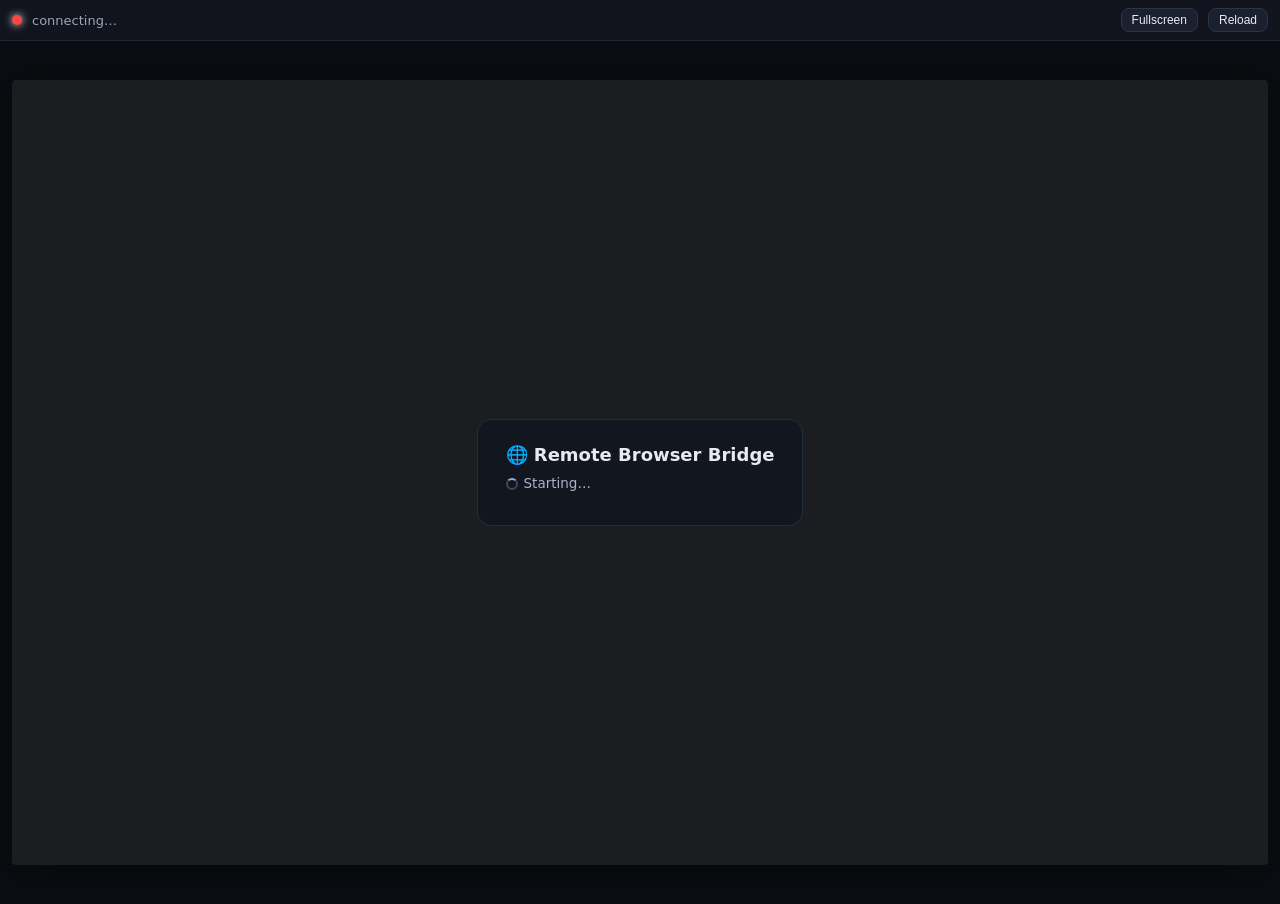
<file: tools/remote-browser/ui.html>
<!doctype html>
<html>
<head>
<meta charset="utf-8">
<meta name="viewport" content="width=device-width, initial-scale=1">
<title>Remote Browser — Spline Bridge</title>
<style>
  * { box-sizing: border-box; margin: 0; padding: 0; }
  html, body { height: 100%; background: #0b0d12; color: #e8eaf0; font-family: ui-sans-serif, system-ui, sans-serif; overflow: hidden; }
  #topbar {
    display: flex; align-items: center; gap: 10px; padding: 8px 12px;
    background: #11141c; border-bottom: 1px solid #232838; font-size: 13px; flex-wrap: wrap;
  }
  #led { width: 10px; height: 10px; border-radius: 50%; background: #f44; box-shadow: 0 0 8px currentColor; }
  #led.ok { background: #4f6; } #led.mid { background: #fd4; }
  #url { flex: 1; min-width: 200px; color: #9aa3b8; white-space: nowrap; overflow: hidden; text-overflow: ellipsis; }
  #fps { color: #9aa3b8; }
  #aiBadge {
    display: none; background: #2b2b12; color: #ffd94a; border: 1px solid #6b5e1e;
    padding: 2px 8px; border-radius: 10px; font-size: 12px;
  }
  button {
    background: #1b2030; color: #e8eaf0; border: 1px solid #2c3448; border-radius: 8px;
    padding: 4px 10px; font-size: 12px; cursor: pointer;
  }
  button:hover { background: #242b40; }
  #wrap { position: relative; height: calc(100% - 37px); display: flex; align-items: center; justify-content: center; }
  #stage { position: relative; }
  canvas { display: block; background: #fff; cursor: none; border-radius: 4px; box-shadow: 0 4px 40px rgba(0,0,0,.5); }
  #cursor { position: absolute; width: 18px; height: 18px; pointer-events: none; transform: translate(-2px, -2px); z-index: 5; display: none; }
  #cursor::after { content: ''; position: absolute; left: 1px; top: 1px; width: 2px; height: 14px; background: #000; transform: rotate(-14deg); border-radius: 2px; outline: 1px solid rgba(255,255,255,.8); }
  #cursor::before { content: ''; position: absolute; left: 1px; top: 1px; width: 12px; height: 12px; background: #000; border-radius: 0 0 0 8px; outline: 1px solid rgba(255,255,255,.8); }
  #overlay {
    position: absolute; inset: 0; display: flex; align-items: center; justify-content: center;
    background: rgba(8,10,15,.92); z-index: 10; padding: 20px;
  }
  #overlay .card { max-width: 640px; background: #12161f; border: 1px solid #262d40; border-radius: 14px; padding: 24px 28px; }
  #overlay h2 { font-size: 18px; margin-bottom: 8px; }
  #overlay p { color: #aab3c8; font-size: 13.5px; line-height: 1.55; margin: 8px 0; }
  #overlay code {
    display: block; background: #0a0d13; border: 1px solid #2a3247; border-radius: 8px;
    padding: 10px 12px; margin: 10px 0; font-size: 12px; color: #7fe3a0; word-break: break-all;
    white-space: pre-wrap; user-select: all; cursor: pointer;
  }
  #overlay .hint { font-size: 12px; color: #67718a; }
  .spin { display: inline-block; width: 12px; height: 12px; border: 2px solid #445; border-top-color: #8af; border-radius: 50%; animation: sp 1s linear infinite; vertical-align: -2px; margin-right: 6px; }
  @keyframes sp { to { transform: rotate(360deg); } }
</style>
</head>
<body>
<div id="topbar">
  <div id="led"></div>
  <div id="url">connecting…</div>
  <span id="aiBadge">⚡ agent is driving</span>
  <span id="fps"></span>
  <button id="btnFull">Fullscreen</button>
  <button id="btnReload">Reload</button>
</div>
<div id="wrap">
  <div id="stage">
    <canvas id="cv" width="1280" height="800"></canvas>
    <div id="cursor"></div>
    <div id="overlay">
      <div class="card" id="ovCard">
        <h2>🌐 Remote Browser Bridge</h2>
        <p id="ovStatus"><span class="spin"></span>Starting…</p>
        <div id="ovBody"></div>
      </div>
    </div>
  </div>
</div>
<script>
(() => {
  const VW = 1280, VH = 800;
  const cv = document.getElementById('cv');
  const cx = cv.getContext('2d');
  const cursor = document.getElementById('cursor');
  const overlay = document.getElementById('overlay');
  const ovStatus = document.getElementById('ovStatus');
  const ovBody = document.getElementById('ovBody');
  const led = document.getElementById('led');
  const urlEl = document.getElementById('url');
  const fpsEl = document.getElementById('fps');
  const aiBadge = document.getElementById('aiBadge');

  let ws = null, phase = 'boot', statusInfo = {};
  let frames = 0, fpsT = performance.now();
  let hasFrame = false;

  function send(o) { if (ws && ws.readyState === 1) ws.send(JSON.stringify(o)); }
  const i = (e) => send({ t: 'i', e });

  function fit() {
    const wrap = document.getElementById('wrap');
    const availW = wrap.clientWidth - 24, availH = wrap.clientHeight - 24;
    const s = Math.min(availW / VW, availH / VH);
    cv.style.width = Math.round(VW * s) + 'px';
    cv.style.height = Math.round(VH * s) + 'px';
    document.getElementById('stage').style.width = cv.style.width;
    document.getElementById('stage').style.height = cv.style.height;
  }
  window.addEventListener('resize', fit);

  function connect() {
    const proto = location.protocol === 'https:' ? 'wss' : 'ws';
    ws = new WebSocket(`${proto}://${location.host}/view-ws`);
    ws.binaryType = 'arraybuffer';
    ws.onopen = () => send({ t: 'hello' });
    ws.onmessage = (ev) => {
      if (typeof ev.data === 'string') {
        const m = JSON.parse(ev.data);
        if (m.t === 'status') { statusInfo = m; phase = m.phase; renderStatus(); }
      } else {
        const blob = new Blob([ev.data], { type: 'image/jpeg' });
        createImageBitmap(blob).then(bmp => {
          cx.drawImage(bmp, 0, 0, VW, VH);
          bmp.close();
          hasFrame = true;
          frames++;
          const now = performance.now();
          if (now - fpsT > 1000) { fpsEl.textContent = frames + ' fps'; frames = 0; fpsT = now; }
        });
      }
    };
    ws.onclose = () => { setTimeout(connect, 1500); };
    ws.onerror = () => {};
  }

  function renderStatus() {
    led.className = phase === 'ready' ? 'ok' : (statusInfo.chrome ? 'mid' : '');
    urlEl.textContent = (statusInfo.url || 'about:blank') + (statusInfo.title ? ' — ' + statusInfo.title : '');
    if (phase === 'ready' && hasFrame && statusInfo.relays) { overlay.style.display = 'none'; return; }
    overlay.style.display = 'flex';
    if (!statusInfo.chrome) {
      ovStatus.innerHTML = '<span class="spin"></span>Waiting for browser…';
      ovBody.innerHTML = '';
    } else if (!statusInfo.relays) {
      ovStatus.innerHTML = '<span class="spin"></span>Browser is up — waiting for the <b>network tunnel</b>.';
      ovBody.innerHTML = `
        <p>Spline is blocked from this sandbox, so we tunnel traffic through a GitHub Codespace.</p>
        <p><b>One-time setup</b> — in your Codespace terminal, paste this:</p>
        <code id="relayCmd">loading…</code>
        <p class="hint">Click to copy. This is a <b>self-healing</b> relay — you only run it once, even if the sandbox restarts. Keep the codespace tab open — it IS the internet connection for this browser.</p>`;
      fetch('/api/status').then(r => r.json()).then(s => {
        const el = document.getElementById('relayCmd');
        el.textContent = s.relayCmd || '…';
        el.onclick = () => { navigator.clipboard.writeText(s.relayCmd || ''); el.style.outline = '2px solid #7fe3a0'; setTimeout(() => el.style.outline = '', 400); };
      });
    } else {
      ovStatus.innerHTML = '<span class="spin"></span>Tunnel connected — loading page…';
      ovBody.innerHTML = '<p>If a page failed while the tunnel was down, press <b>Reload</b> (top-right).</p>';
    }
  }

  // ---------- input ----------
  const btnMap = { 0: 'left', 1: 'middle', 2: 'right' };
  function modsOf(e) {
    let m = 0;
    if (e.altKey) m |= 1; if (e.ctrlKey) m |= 2; if (e.metaKey) m |= 4; if (e.shiftKey) m |= 8;
    return m;
  }
  function cssXY(e) {
    const r = cv.getBoundingClientRect();
    return { x: (e.clientX - r.left) * VW / r.width, y: (e.clientY - r.top) * VH / r.height };
  }
  function moveCursor(e) {
    const r = cv.getBoundingClientRect();
    cursor.style.left = (e.clientX - r.left) + 'px';
    cursor.style.top = (e.clientY - r.top) + 'px';
  }
  let lastMoveSent = 0;
  cv.addEventListener('pointermove', (e) => {
    moveCursor(e);
    const now = performance.now();
    if (now - lastMoveSent < 16) return;
    lastMoveSent = now;
    const { x, y } = cssXY(e);
    i({ kind: 'mouse', type: 'moved', x, y, buttons: e.buttons, modifiers: modsOf(e) });
    if (e.buttons) cursor.style.transform = 'translate(-2px,-2px) scale(.85)';
    else cursor.style.transform = 'translate(-2px,-2px)';
  });
  cv.addEventListener('pointerdown', (e) => {
    e.preventDefault();
    cv.setPointerCapture(e.pointerId);
    cursor.style.display = 'block';
    moveCursor(e);
    const { x, y } = cssXY(e);
    i({ kind: 'mouse', type: 'pressed', x, y, button: btnMap[e.button] || 'left', buttons: e.buttons, modifiers: modsOf(e), clickCount: e.detail || 1 });
  });
  cv.addEventListener('pointerup', (e) => {
    e.preventDefault();
    const { x, y } = cssXY(e);
    i({ kind: 'mouse', type: 'released', x, y, button: btnMap[e.button] || 'left', buttons: e.buttons, modifiers: modsOf(e), clickCount: e.detail || 1 });
  });
  cv.addEventListener('contextmenu', (e) => e.preventDefault());
  cv.addEventListener('wheel', (e) => {
    e.preventDefault();
    const { x, y } = cssXY(e);
    i({ kind: 'mouse', type: 'wheel', x, y, deltaX: Math.round(e.deltaX), deltaY: Math.round(e.deltaY), modifiers: modsOf(e) });
  }, { passive: false });

  window.addEventListener('keydown', (e) => {
    if (overlay.style.display !== 'none' && !hasFrame) return;
    if (e.key === 'F11' || (e.key === 'f' && e.shiftKey)) return;
    e.preventDefault();
    i({ kind: 'key', type: 'down', key: e.key, modifiers: modsOf(e), code: e.code });
  });
  window.addEventListener('keyup', (e) => {
    if (e.key === 'F11') return;
    e.preventDefault();
    i({ kind: 'key', type: 'up', key: e.key, modifiers: modsOf(e), code: e.code });
  });
  window.addEventListener('paste', (e) => {
    e.preventDefault();
    const txt = (e.clipboardData || window.clipboardData).getData('text');
    if (txt) i({ kind: 'text', text: txt.slice(0, 5000) });
  });

  document.getElementById('btnFull').onclick = () => {
    if (document.fullscreenElement) document.exitFullscreen();
    else document.getElementById('wrap').requestFullscreen();
  };
  document.getElementById('btnReload').onclick = () => i({ kind: 'reload' });
  setInterval(async () => {
    try {
      const s = await (await fetch('/api/status', { cache: 'no-store' })).json();
      statusInfo = s; phase = s.phase; renderStatus();
      aiBadge.style.display = s.aiActive ? 'inline-block' : 'none';
    } catch {}
  }, 1500);

  fit();
  connect();
})();
</script>
</body>
</html>
</file>
<file: styles.css>
:root{
  --cream:#fff6e6; --brown:#8a3418; --brown-d:#6d270e; --lav:#b3a2f5; --lav-l:#e9e1ff;
  --lime:#dfea2e; --lime-d:#c8d41f; --ink:#5b2410; --white:#fff; --rad:26px;
  --ease:cubic-bezier(.22,1,.36,1); --spring:cubic-bezier(.34,1.56,.64,1);
}
*{margin:0;padding:0;box-sizing:border-box}
html{scroll-behavior:smooth}
body{font-family:'Archivo',system-ui,sans-serif;background:var(--cream);color:var(--ink);overflow-x:hidden}
img{display:block;max-width:100%}
a{color:inherit}
button{font:inherit;cursor:pointer;background:none;border:0;color:inherit}
::selection{background:var(--lime);color:var(--brown-d)}

/* ───────── INTRO COLLAGE ───────── */
.intro{position:fixed;inset:0;z-index:200;background:#f3d9c8;display:flex;align-items:center;justify-content:center;animation:introOut .7s var(--ease) 1.6s forwards}
.intro-logo{font-size:clamp(2rem,6vw,4rem);font-weight:600;color:var(--brown);animation:introLogo 1.5s var(--ease) both}
.intro-logo b{color:#fff;-webkit-text-stroke:1.5px var(--brown)}
.intro-card{position:absolute;width:min(300px,42vw);border-radius:14px;overflow:hidden;box-shadow:0 30px 60px rgba(90,30,5,.35);background:#fff}
.intro-card img{height:170px;width:100%;object-fit:cover}
.intro-card span{display:block;padding:.5rem .8rem;font-weight:600;color:var(--brown)}
.ic1{transform:rotate(-9deg) translate(-23vw,-15vh) scale(.95);animation:flyIn 1.1s var(--ease) both}
.ic2{transform:rotate(7deg) translate(22vw,-17vh);animation:flyIn 1.1s .1s var(--ease) both}
.ic3{transform:rotate(6deg) translate(-22vw,19vh);animation:flyIn 1.1s .2s var(--ease) both}
.ic4{transform:rotate(-7deg) translate(23vw,18vh);animation:flyIn 1.1s .3s var(--ease) both}
@keyframes flyIn{from{opacity:0;scale:.6}to{opacity:1}}
@keyframes introLogo{from{opacity:0;transform:translateY(40px) scale(.9)}to{opacity:1}}
@keyframes introOut{to{opacity:0;visibility:hidden;transform:scale(1.12)}}

/* ───────── HEADER ───────── */
.site-head{position:fixed;inset:0 0 auto;z-index:100;display:flex;align-items:center;justify-content:space-between;padding:1rem clamp(1rem,4vw,3rem);transition:.45s var(--ease);color:#fff}
.site-head.scrolled{background:rgba(255,246,230,.9);backdrop-filter:blur(14px);color:var(--brown);box-shadow:0 10px 40px rgba(110,45,10,.12);padding-block:.6rem}
.logo{font-size:1.7rem;font-weight:700;text-decoration:none;letter-spacing:-.04em}
.logo span{font-weight:400}.logo i{font-style:normal;color:var(--lime);font-size:1rem;vertical-align:super}
.head-nav{display:flex;gap:1.4rem}
.head-nav a{text-decoration:none;font-size:.78rem;font-weight:600;letter-spacing:.08em;position:relative;padding:.3rem 0}
.head-nav a::after{content:"";position:absolute;left:0;bottom:0;height:2px;width:100%;background:currentColor;transform:scaleX(0);transform-origin:right;transition:transform .4s var(--ease)}
.head-nav a:hover::after{transform:scaleX(1);transform-origin:left}
.burger{display:none;flex-direction:column;gap:6px;padding:.5rem}
.burger span{width:28px;height:2px;background:currentColor;transition:.35s}
@media(max-width:820px){.head-nav{display:none}.burger{display:flex}}

.menu-overlay{position:fixed;inset:0;z-index:150;background:var(--brown);color:var(--cream);padding:clamp(1.5rem,6vw,4rem);clip-path:circle(0 at calc(100% - 3rem) 2rem);transition:clip-path .8s var(--ease);display:flex;flex-direction:column}
.menu-overlay.open{clip-path:circle(150% at calc(100% - 3rem) 2rem)}
.menu-overlay nav{margin:auto 0;display:flex;flex-direction:column;gap:.4rem}
.menu-overlay nav a{font-size:clamp(2rem,7vw,3.6rem);font-weight:600;text-decoration:none;letter-spacing:-.03em;transition:.3s}
.menu-overlay nav a:hover{color:var(--lime);transform:translateX(14px)}
.menu-overlay nav em{font-style:normal;font-size:.9rem;color:var(--lime);margin-right:1rem;vertical-align:super}
.menu-close{align-self:flex-end;font-size:1.6rem;color:var(--cream)}
.menu-overlay p{font-size:.75rem;letter-spacing:.14em;opacity:.75}

/* ───────── BUTTONS / SHARED ───────── */
.btn{display:inline-flex;align-items:center;gap:.5rem;padding:.85rem 1.7rem;border-radius:99px;font-weight:600;text-decoration:none;transition:.35s var(--spring);border:2px solid transparent}
.btn-lime{background:var(--lime);color:var(--brown-d)}
.btn-lime:hover{background:#fff;transform:translateY(-3px) scale(1.03);box-shadow:0 14px 30px rgba(0,0,0,.2)}
.btn-ghost{border-color:rgba(255,255,255,.7);color:#fff}
.btn-ghost:hover{background:#fff;color:var(--brown)}
.btn-brown{background:var(--brown);color:#fff}
.btn-brown:hover{background:var(--brown-d);transform:translateY(-3px)}
.btn.big{font-size:1.05rem;padding:1rem 2.4rem}
.arrows{display:flex;gap:.5rem}
.arrows button{width:46px;height:46px;border-radius:50%;border:1.5px solid currentColor;font-size:1.1rem;transition:.3s var(--spring);display:grid;place-items:center}
.arrows button:hover{background:var(--brown);border-color:var(--brown);color:#fff;transform:scale(1.1)}
.sec-head{display:flex;align-items:end;justify-content:space-between;gap:1rem;margin-bottom:2rem}
.sec-head h2,.help h2,.visit h2{font-size:clamp(2.2rem,5.5vw,4rem);font-weight:600;letter-spacing:-.04em}

/* masked line reveal — video signature */
.mask-lines .ml{display:block;overflow:hidden}
.mask-lines .ml>span{display:block;transform:translateY(110%);transition:transform 1s var(--ease)}
.mask-lines .ml:nth-child(2)>span{transition-delay:.12s}.mask-lines .ml:nth-child(3)>span{transition-delay:.24s}
.inview .mask-lines .ml>span,.mask-lines.inview .ml>span{transform:translateY(0)}
.mask-lines em{font-style:normal;color:var(--lime)}
.center{text-align:center}

/* scroll reveals */
.reveal{opacity:0;transform:translateY(46px);transition:opacity .9s var(--ease),transform .9s var(--ease)}
.reveal.inview{opacity:1;transform:none}
.reveal-scale{opacity:0;transform:scale(.86) translateY(50px);transition:1s var(--ease)}
.reveal-scale.inview{opacity:1;transform:none}
.reveal-group>*{opacity:0;transform:translateY(44px);transition:.85s var(--ease)}
.reveal-group.inview>*{opacity:1;transform:none}
.reveal-group.inview>*:nth-child(2){transition-delay:.12s}.reveal-group.inview>*:nth-child(3){transition-delay:.24s}
.reveal-group.inview>*:nth-child(4){transition-delay:.36s}.reveal-group.inview>*:nth-child(5){transition-delay:.48s}

/* rotating badge — video signature */
.badge-rotor{position:relative;width:118px;height:118px;border-radius:50%;background:var(--lime);color:var(--brown-d);display:grid;place-items:center;flex:none;box-shadow:0 12px 30px rgba(0,0,0,.25)}
.badge-rotor svg{position:absolute;inset:6px;animation:spin 12s linear infinite}
.badge-rotor text{font-size:10.2px;font-weight:700;letter-spacing:.16em;fill:var(--brown-d)}
.badge-tooth{font-size:1.7rem;animation:spinRev 12s linear infinite}
.badge-rotor.small{width:96px;height:96px}
@keyframes spin{to{transform:rotate(360deg)}}
@keyframes spinRev{to{transform:rotate(-360deg)}}

/* ───────── HERO ───────── */
.hero{position:relative;min-height:100svh;display:flex;align-items:flex-end;overflow:hidden;color:#fff;background:#3a1c10}
.hero-media{position:absolute;inset:0}
.hero-media img{width:100%;height:112%;object-fit:cover;object-position:center 30%;will-change:transform}
.hero-shade{position:absolute;inset:0;background:linear-gradient(180deg,rgba(40,15,5,.25),transparent 35%,transparent 55%,rgba(40,15,5,.55))}
.hero-content{position:relative;z-index:2;width:100%;padding:7rem clamp(1rem,4vw,3rem) 4.5rem;display:flex;justify-content:space-between;align-items:flex-end;gap:2rem;flex-wrap:wrap}
.hero h1{font-size:clamp(3.2rem,10.5vw,9rem);line-height:.94;font-weight:600;letter-spacing:-.045em;text-shadow:0 6px 40px rgba(60,20,0,.35)}
.hero-side{max-width:340px;display:flex;flex-direction:column;gap:1.1rem;align-items:flex-start}
.hero-copy{font-size:.98rem;line-height:1.55;text-shadow:0 2px 14px rgba(60,20,0,.5)}
.hero-cta{display:flex;gap:.7rem;flex-wrap:wrap}
.hero-ticker{position:absolute;left:0;right:0;bottom:0;z-index:3;background:rgba(109,39,14,.85);backdrop-filter:blur(6px);overflow:hidden;padding:.55rem 0}
.ticker-track{display:flex;width:max-content;animation:marquee 26s linear infinite;font-weight:600;letter-spacing:.06em;font-size:.85rem;white-space:nowrap}
@keyframes marquee{to{transform:translateX(-50%)}}

/* ───────── TRANSFORM ───────── */
.transform{background:var(--brown);color:var(--cream);text-align:center;padding:clamp(4rem,9vw,7.5rem) clamp(1rem,6vw,5rem);border-radius:0 0 0 0;position:relative;z-index:3;margin-top:-2.2rem;border-top-left-radius:38px;border-top-right-radius:38px;box-shadow:0 -20px 60px rgba(60,20,0,.35)}
.transform h2{font-size:clamp(2.4rem,6.5vw,5.2rem);font-weight:600;letter-spacing:-.04em;line-height:1.05}
.transform-copy{max-width:560px;margin:1.6rem auto 1rem;line-height:1.65;opacity:.92}
.phone-link{display:inline-block;color:var(--cream);text-decoration:none;border-bottom:1.5px solid rgba(255,246,230,.4);padding-bottom:.4rem;transition:.3s}
.phone-link b{color:var(--lime);font-weight:600}
.phone-link:hover{border-color:var(--lime);letter-spacing:.02em}
.stats{display:grid;grid-template-columns:repeat(4,1fr);gap:1rem;max-width:900px;margin:3.2rem auto 0}
.stat{background:rgba(255,246,230,.08);border:1px solid rgba(255,246,230,.16);border-radius:20px;padding:1.4rem .6rem}
.stat strong{font-size:clamp(1.8rem,4vw,2.8rem);display:block;color:var(--lime)}
.stat span{font-size:.8rem;opacity:.85;letter-spacing:.05em}
@media(max-width:700px){.stats{grid-template-columns:repeat(2,1fr)}}

/* ───────── SERVICES ───────── */
.services{background:var(--cream);padding-top:clamp(3rem,7vw,5.5rem);position:relative}
.marquee{overflow:hidden;padding:0 0 1.6rem}
.marquee-track{display:flex;width:max-content;animation:marquee 18s linear infinite;font-size:clamp(2.4rem,6vw,4.6rem);font-weight:600;letter-spacing:-.03em;color:var(--brown);white-space:nowrap}
.marquee-track span{padding-right:1.2rem}
.accordion{max-width:1060px;margin:0 auto;padding:0 clamp(1rem,4vw,2rem)}
.svc{border-top:1.5px solid rgba(138,52,24,.25)}
.svc:last-of-type{border-bottom:1.5px solid rgba(138,52,24,.25)}
.svc-head{width:100%;display:flex;justify-content:space-between;align-items:center;gap:1rem;padding:1.15rem .2rem;text-align:left}
.svc-name{font-size:clamp(1.35rem,3.4vw,2.15rem);font-weight:600;letter-spacing:-.02em;color:var(--brown);transition:.3s}
.svc:hover .svc-name{transform:translateX(10px);color:var(--brown-d)}
.svc-plus{width:38px;height:38px;flex:none;border-radius:50%;border:1.5px solid var(--brown);display:grid;place-items:center;font-size:1.25rem;transition:.45s var(--spring)}
.svc.is-open .svc-plus{transform:rotate(135deg);background:var(--lime)}
.svc-body{max-height:0;overflow:hidden;transition:max-height .75s var(--ease)}
.svc.is-open .svc-body{max-height:420px}
.svc-inner{display:grid;grid-template-columns:1fr 1.15fr;gap:1.6rem;align-items:center;padding:.4rem .2rem 1.8rem}
.svc-inner p{line-height:1.65;max-width:42ch;opacity:0;transform:translateY(16px);transition:.6s .15s var(--ease)}
.svc.is-open .svc-inner p{opacity:1;transform:none}
.svc-inner img{width:100%;height:250px;object-fit:cover;border-radius:18px;transform:scale(.92);opacity:.4;transition:.7s var(--ease)}
.svc.is-open .svc-inner img{transform:scale(1);opacity:1}
@media(max-width:700px){.svc-inner{grid-template-columns:1fr}.svc-inner img{height:200px}}
.see-all{display:block;margin:2rem auto 0;background:var(--lime);color:var(--brown-d);font-weight:700;padding:.95rem 2.2rem;border-radius:99px;transition:.35s var(--spring);box-shadow:0 12px 26px rgba(140,90,10,.25)}
.see-all:hover{transform:translateY(-3px) scale(1.04);background:#fff}
.accordion.all .svc-body{max-height:420px}
.accordion.all .svc-inner p{opacity:1;transform:none}
.accordion.all .svc-inner img{transform:scale(1);opacity:1}
/* cream → lavender scoop (video 12–13s) */
.scoop{height:clamp(70px,11vw,150px);margin-top:clamp(2.5rem,6vw,4.5rem);background:var(--lav);border-radius:50% 50% 0 0/100% 100% 0 0;transform:scaleX(1.35)}

/* ───────── SPECIALISTS ───────── */
.specialists{background:var(--lav);color:#fff;padding:1rem clamp(1rem,4vw,3rem) clamp(4rem,8vw,6.5rem)}
.specialists .arrows button:hover{background:#fff;color:var(--brown);border-color:#fff}
.sp-viewport{overflow:hidden;mask-image:linear-gradient(90deg,transparent,#000 4%,#000 96%,transparent)}
.sp-track{display:flex;gap:clamp(1rem,3vw,2.2rem);width:max-content;will-change:transform}
.sp-card{text-align:center;width:clamp(140px,18vw,190px)}
.sp-card .ring{border-radius:50%;padding:6px;transition:.4s var(--spring)}
.sp-card:hover .ring{transform:translateY(-10px) scale(1.04)}
.sp-card img{width:100%;aspect-ratio:1;object-fit:cover;border-radius:50%;border:4px solid rgba(255,255,255,.65)}
.sp-card h3{font-size:1rem;margin-top:.7rem}
.sp-card p{font-size:.78rem;opacity:.85}
.sp-note{margin-top:1.6rem;font-size:.92rem}
.sp-note a{color:#fff;font-weight:700}

.consult{margin-top:clamp(3rem,7vw,5rem);background:var(--brown);border-radius:34px;padding:clamp(1.8rem,5vw,3.5rem);display:grid;grid-template-columns:1.1fr .9fr;gap:2rem;align-items:center;color:var(--cream);overflow:hidden}
.consult h3{font-size:clamp(2.2rem,5.5vw,4.2rem);font-weight:600;letter-spacing:-.03em;line-height:1.02}
.consult-text p{margin:1.2rem 0 1.6rem;line-height:1.65;max-width:44ch;opacity:.92}
.consult-media{position:relative;display:flex;justify-content:center}
.consult-media img{width:min(330px,80vw);aspect-ratio:.78;object-fit:cover;border-radius:48% 48% 22px 22px/38% 38% 22px 22px;border:2px solid var(--lime)}
.consult-media .badge-rotor{position:absolute;right:2%;bottom:-8px}
@media(max-width:760px){.consult{grid-template-columns:1fr}}

/* ───────── WHO WE HELP ───────── */
.help{background:var(--lav-l);padding:clamp(4rem,9vw,7rem) clamp(1rem,4vw,3rem);color:var(--brown)}
.help h2{margin-bottom:2.6rem}
.help-grid{display:grid;grid-template-columns:repeat(3,1fr);gap:1.4rem;max-width:1060px;margin:0 auto}
.help-card{background:#fff;border-radius:24px;padding:1.1rem 1.1rem 1.6rem;text-align:center;transition:.45s var(--spring);box-shadow:0 14px 34px rgba(90,60,180,.12)}
.help-card:hover{transform:translateY(-12px) rotate(-1deg);box-shadow:0 28px 50px rgba(90,60,180,.22)}
.help-card img{width:100%;height:210px;object-fit:cover;border-radius:16px}
.help-card h3{margin:1rem 0 .5rem;font-size:1.35rem}
.help-card p{font-size:.9rem;line-height:1.6;opacity:.85}
@media(max-width:760px){.help-grid{grid-template-columns:1fr}}

/* ───────── REVIEWS ───────── */
.reviews{background:var(--cream);padding:clamp(4rem,9vw,7rem) clamp(1rem,4vw,3rem);overflow:hidden}
.reviews h2 b{font-weight:600}
.reviews-sub{margin:-1rem 0 2rem;opacity:.85}
.reviews-sub a{font-weight:700;color:var(--brown)}
.rv-viewport{overflow:hidden}
.rv-track{display:flex;gap:1.3rem;transition:transform .8s var(--ease);will-change:transform}
.rv-card{flex:0 0 calc((100% - 2.6rem)/3);background:#fff;border-radius:22px;padding:1.6rem;box-shadow:0 16px 38px rgba(120,60,20,.1);display:flex;flex-direction:column;gap:.9rem;min-height:250px}
@media(max-width:900px){.rv-card{flex-basis:calc((100% - 1.3rem)/2)}}
@media(max-width:600px){.rv-card{flex-basis:100%}}
.chip{align-self:flex-start;font-size:.72rem;font-weight:700;letter-spacing:.06em;padding:.32rem .8rem;border-radius:99px}
.chip.c1{background:#fde9b8}.chip.c2{background:#d9d0ff}.chip.c3{background:#ffc9d9}.chip.c4{background:#c4ecff}
.rv-card blockquote{line-height:1.65;font-size:.98rem}
.rv-card .who{margin-top:auto;display:flex;justify-content:space-between;align-items:center;font-size:.85rem}
.rv-card .who b{display:block}
.stars{color:#f2a007;letter-spacing:.15em}
.rv-dots{display:flex;gap:.45rem;justify-content:center;margin-top:1.6rem}
.rv-dots button{width:9px;height:9px;border-radius:99px;background:rgba(138,52,24,.3);transition:.35s}
.rv-dots button.on{width:30px;background:var(--brown)}

/* ───────── VISIT ───────── */
.visit{background:var(--cream);padding:0 clamp(1rem,4vw,3rem) clamp(4rem,9vw,7rem)}
.visit h2{color:var(--brown);margin-bottom:2.4rem}
.visit-grid{display:grid;grid-template-columns:.9fr 1.1fr;gap:1.6rem;align-items:stretch;max-width:1180px}
.visit-info{display:grid;gap:1.2rem}
.v-card{background:#fff;border-radius:22px;padding:1.6rem;box-shadow:0 14px 34px rgba(120,60,20,.09)}
.v-card h3{margin-bottom:.7rem;color:var(--brown)}
.v-card p{line-height:1.6;margin-bottom:.6rem}
.coords{font-size:.8rem;opacity:.65;letter-spacing:.04em}
.map-wrap{border-radius:26px;overflow:hidden;min-height:380px;box-shadow:0 22px 50px rgba(120,60,20,.16);border:3px solid #fff}
.map-wrap iframe{width:100%;height:100%;min-height:380px;border:0;filter:saturate(1.05)}
@media(max-width:860px){.visit-grid{grid-template-columns:1fr}}

/* ───────── BOOK / FOOTER (lime + circle wipe) ───────── */
.book{background:var(--lime);color:var(--brown-d);padding:clamp(4rem,9vw,6.5rem) clamp(1rem,4vw,3rem) 1.6rem;clip-path:circle(0% at 50% 0);transition:clip-path 1.4s var(--ease)}
.book.inview{clip-path:circle(140% at 50% 0)}
.book h2{font-size:clamp(2.4rem,6.5vw,5rem);font-weight:600;letter-spacing:-.04em;color:var(--brown)}
.book-form{max-width:760px;margin:2.4rem auto 0;background:rgba(255,255,255,.55);border:1.5px solid rgba(109,39,14,.2);border-radius:26px;padding:clamp(1.3rem,4vw,2.2rem);backdrop-filter:blur(6px)}
.mode-toggle{display:inline-flex;background:#fff;border-radius:99px;padding:4px;gap:4px;margin-bottom:1.3rem}
.mode-toggle button{padding:.5rem 1.3rem;border-radius:99px;font-weight:600;transition:.3s}
.mode-toggle button.is-on{background:var(--brown);color:#fff}
.form-row{display:grid;grid-template-columns:1fr 1fr;gap:1rem}
@media(max-width:640px){.form-row{grid-template-columns:1fr}}
.book-form label{display:block;font-size:.82rem;font-weight:700;letter-spacing:.05em;margin-bottom:1rem}
.book-form input,.book-form select,.book-form textarea{width:100%;margin-top:.4rem;padding:.85rem 1rem;border-radius:14px;border:1.5px solid rgba(109,39,14,.25);background:#fff;font:inherit;color:var(--ink);transition:.3s}
.book-form input:focus,.book-form select:focus,.book-form textarea:focus{outline:3px solid rgba(138,52,24,.35);border-color:var(--brown)}
label.full{margin-bottom:.4rem}
.form-err{color:#b00020;font-weight:600;min-height:1.2em;margin:.4rem 0 .8rem}
.form-ok{background:#fff;border-radius:14px;padding:1rem;margin-top:1rem;line-height:1.55}
.book-form .btn{width:100%;justify-content:center}
.foot-grid{display:grid;grid-template-columns:1.6fr 1fr 1fr 1fr;gap:2rem;max-width:1100px;margin:4.5rem auto 0}
@media(max-width:760px){.foot-grid{grid-template-columns:1fr 1fr}}
.foot-brand .logo{font-size:2rem;color:var(--brown)}
.foot-brand p{margin-top:.7rem;line-height:1.6;max-width:30ch}
.foot-grid h4{margin-bottom:.9rem;font-size:.85rem;letter-spacing:.08em;text-transform:uppercase}
.foot-grid nav a{display:block;text-decoration:none;padding:.28rem 0;opacity:.85;transition:.25s}
.foot-grid nav a:hover{opacity:1;transform:translateX(5px);font-weight:600}
.foot-base{max-width:1100px;margin:3rem auto 0;border-top:1.5px solid rgba(109,39,14,.25);padding-top:1.2rem;display:flex;justify-content:space-between;gap:1rem;flex-wrap:wrap;font-size:.78rem;opacity:.8}

.to-top{position:fixed;right:1.2rem;bottom:1.2rem;z-index:90;width:52px;height:52px;border-radius:50%;background:var(--brown);color:#fff;font-size:1.25rem;box-shadow:0 14px 30px rgba(90,30,5,.35);opacity:0;pointer-events:none;transform:translateY(16px);transition:.4s var(--spring)}
.to-top.show{opacity:1;pointer-events:auto;transform:none}
.to-top:hover{background:var(--lime);color:var(--brown-d);transform:translateY(-4px)}


/* ═════════ PHOTO ANIMATIONS (missing from first pass, per video) ═════════ */
/* Hero photo: clip reveal + slow Ken Burns (video 1–3s) */
.hero-media{clip-path:inset(0 0 0 0);animation:heroIn 1.6s var(--ease) .9s both}
@keyframes heroIn{from{clip-path:inset(12% 8% 12% 8% round 30px);transform:scale(1.08)}to{clip-path:inset(0 0 0 0);transform:scale(1)}}
/* Service rows: thumbnail chip on collapsed rows + wipe-open photo (video 8–12s) */
.svc-thumb{width:92px;height:56px;object-fit:cover;border-radius:10px;margin-left:auto;flex:none;transition:.5s var(--ease)}
.svc:hover .svc-thumb{transform:scale(1.08) rotate(-2deg)}
.svc.is-open .svc-thumb{opacity:0;width:0;margin:0;transform:scale(.6)}
.svc.is-open .svc-inner img{animation:imgWipe .85s var(--ease) both}
@keyframes imgWipe{from{clip-path:inset(0 100% 0 0);transform:scale(1.18)}to{clip-path:inset(0 0 0 0);transform:scale(1)}}
/* Specialists: portraits pop-in staggered, then gentle bob (video 13–15s) */
.specialists.inview .sp-card{animation:popIn .8s var(--spring) both}
.specialists.inview .sp-card:nth-child(2n){animation-delay:.08s}.specialists.inview .sp-card:nth-child(3n){animation-delay:.16s}
.specialists.inview .sp-card:nth-child(4n){animation-delay:.24s}.specialists.inview .sp-card:nth-child(5n){animation-delay:.32s}
@keyframes popIn{from{opacity:0;transform:translateY(60px) scale(.5)}to{opacity:1;transform:none}}
.sp-card img{transition:transform .5s var(--spring)}
.sp-card:hover img{transform:scale(1.07) rotate(2deg)}
/* Consult oval photo: circular curtain reveal (video 19–21s) */
.consult.inview .consult-media img,.consult.reveal-scale.inview .consult-media img{animation:circleIn 1.1s var(--ease) both}
@keyframes circleIn{from{clip-path:circle(0% at 50% 40%);transform:scale(1.15)}to{clip-path:circle(75% at 50% 40%);transform:scale(1)}}
/* Who We Help: photo curtain lifts as card rises (video 21–23.5s) */
.help-card{overflow:hidden}
.help-card img{transition:transform .8s var(--ease)}
.reveal-group.inview .help-card img{animation:imgRise 1s var(--ease) both}
.help-card:nth-child(2) img{animation-delay:.12s}.help-card:nth-child(3) img{animation-delay:.24s}
@keyframes imgRise{from{clip-path:inset(100% 0 0 0);transform:scale(1.25)}to{clip-path:inset(0 0 0 0);transform:scale(1)}}
.help-card:hover img{transform:scale(1.08)}
/* Reviews: cards slide-fade in staggered (video 23.5–25s) */
.reviews.inview .rv-card{animation:rvIn .8s var(--ease) both}
.reviews.inview .rv-card:nth-child(2){animation-delay:.1s}.reviews.inview .rv-card:nth-child(3){animation-delay:.2s}
.reviews.inview .rv-card:nth-child(4){animation-delay:.3s}.reviews.inview .rv-card:nth-child(5){animation-delay:.4s}
@keyframes rvIn{from{opacity:0;transform:translateX(70px) translateY(20px)}to{opacity:1;transform:none}}
/* Smile gallery: tilted auto-scrolling collage (video outro) */
.gallery{background:var(--cream);padding:0 0 clamp(3rem,7vw,5rem);overflow:hidden}
.gal-marquee{padding-bottom:.6rem}
.gal-track{font-size:clamp(2rem,5vw,3.6rem)}
.gal-viewport{overflow:hidden;mask-image:linear-gradient(90deg,transparent,#000 5%,#000 95%,transparent)}
.gal-strip{display:flex;gap:1.1rem;width:max-content;padding:1.4rem .5rem;animation:galScroll 30s linear infinite}
.gal-viewport:hover .gal-strip{animation-play-state:paused}
@keyframes galScroll{to{transform:translateX(-50%)}}
.gal-card{flex:none;width:230px;border-radius:16px;overflow:hidden;background:#fff;padding:8px 8px 26px;box-shadow:0 18px 38px rgba(120,60,20,.18);transform:rotate(var(--tilt));transition:.45s var(--spring)}
.gal-card:hover{transform:rotate(0) scale(1.06) translateY(-8px);z-index:2}
.gal-card img{width:100%;height:170px;object-fit:cover;border-radius:10px}
/* Generic photo hover zoom */
.svc-inner img,.map-wrap,.v-card{transition:transform .5s var(--ease)}

/* ═════════ MOBILE-FIRST RESTRUCTURE (≤820px) ═════════ */
.mobile-bar{display:none}
@media(max-width:820px){
  body{padding-bottom:64px}
  .mobile-bar{display:flex;position:fixed;left:10px;right:10px;bottom:10px;z-index:120;background:rgba(109,39,14,.96);backdrop-filter:blur(10px);border-radius:99px;padding:6px;gap:4px;box-shadow:0 18px 40px rgba(60,20,0,.4)}
  .mobile-bar a{flex:1;text-align:center;color:#fff;text-decoration:none;font-size:.78rem;font-weight:600;padding:.72rem .2rem;border-radius:99px;min-height:44px;display:flex;align-items:center;justify-content:center}
  .mobile-bar a:active{background:rgba(255,255,255,.18)}
  .mobile-bar .mb-book{background:var(--lime);color:var(--brown-d)}
  .to-top{bottom:84px}
  .site-head{padding:.8rem 1rem}
  .hero{min-height:92svh}
  .hero-content{padding:6rem 1rem 5.2rem;gap:1.2rem}
  .hero h1{font-size:clamp(3rem,15vw,4.4rem)}
  .hero-side{max-width:100%}
  .badge-rotor{width:92px;height:92px}
  .hero-cta{width:100%}
  .hero-cta .btn{flex:1;justify-content:center;min-height:50px;text-align:center}
  .hero-ticker{font-size:.75rem}
  .transform{margin-top:-1.2rem;padding:3.2rem 1rem;border-top-left-radius:26px;border-top-right-radius:26px}
  .stats{gap:.7rem;margin-top:2.2rem}
  .stat{padding:1rem .4rem}
  .marquee-track{font-size:2.1rem}
  .svc-head{padding:1rem 0;min-height:56px}
  .svc-name{font-size:1.25rem}
  .svc-thumb{width:64px;height:44px}
  .svc-plus{width:44px;height:44px}
  .specialists,.reviews,.help,.visit{padding-left:1rem;padding-right:1rem}
  .sec-head{flex-wrap:wrap}
  .sp-card{width:132px}
  .consult{padding:1.5rem 1.1rem;border-radius:24px}
  .consult-media img{width:min(300px,86vw)}
  .consult .btn{width:100%;justify-content:center;min-height:50px}
  .help-card img{height:220px}
  .rv-card{min-height:0;padding:1.3rem}
  .map-wrap,.map-wrap iframe{min-height:300px}
  .book-form{padding:1.1rem}
  .book-form input,.book-form select,.book-form textarea{font-size:16px;padding:.95rem} /* 16px prevents iOS zoom */
  .mode-toggle{display:flex;width:100%}
  .mode-toggle button{flex:1;min-height:46px}
  .btn.big{min-height:54px}
  .foot-grid{grid-template-columns:1fr;gap:1.4rem;margin-top:3rem}
  .foot-base{flex-direction:column;gap:.4rem}
  .gal-card{width:180px}.gal-card img{height:130px}
  .intro-card{width:44vw}.intro-card img{height:110px}
  .ic1{transform:rotate(-9deg) translate(-17vw,-13vh) scale(.95)}
  .ic2{transform:rotate(7deg) translate(16vw,-15vh)}
  .ic3{transform:rotate(6deg) translate(-16vw,15vh)}
  .ic4{transform:rotate(-7deg) translate(17vw,14vh)}
  .menu-overlay nav a{font-size:2rem}
  .arrows button{width:48px;height:48px}
}
@media(max-width:420px){
  .hero h1{font-size:2.9rem}
  .svc-thumb{display:none}
  .stats{grid-template-columns:1fr 1fr}
  .stat strong{font-size:1.7rem}
}


/* ── WhatsApp booking ── */
.btn-wa{background:#25d366;color:#063d1e}
.btn-wa:hover{background:#1eb856;color:#fff;transform:translateY(-3px);box-shadow:0 14px 30px rgba(18,140,60,.35)}
.form-note{font-size:.85rem;line-height:1.55;margin:.2rem 0 .9rem;background:rgba(37,211,102,.14);border:1px dashed rgba(6,61,30,.35);border-radius:12px;padding:.7rem .9rem}
.wa-fallback{display:inline-block;margin-top:.6rem;font-weight:700;color:#0a7a3d}
.wa-float{position:fixed;right:1.1rem;bottom:1.1rem;z-index:130;width:58px;height:58px;border-radius:50%;background:#25d366;display:grid;place-items:center;font-size:1.6rem;text-decoration:none;box-shadow:0 16px 36px rgba(10,110,45,.45);animation:waPulse 2.2s infinite;transition:.3s var(--spring)}
.wa-float:hover{transform:scale(1.12) rotate(6deg)}
@keyframes waPulse{0%{box-shadow:0 16px 36px rgba(10,110,45,.45),0 0 0 0 rgba(37,211,102,.5)}70%{box-shadow:0 16px 36px rgba(10,110,45,.45),0 0 0 18px rgba(37,211,102,0)}100%{box-shadow:0 16px 36px rgba(10,110,45,.45),0 0 0 0 rgba(37,211,102,0)}}
.to-top{bottom:82px}
@media(max-width:820px){.wa-float{bottom:84px}}


@media(max-width:820px){
  .visit{padding-bottom:1.2rem}
  .visit h2{margin-bottom:1.4rem}
  .gallery{padding-bottom:1.2rem}
  .book{clip-path:none;padding-top:2.4rem}
}

@media (prefers-reduced-motion: reduce){
  *,*::before,*::after{animation-duration:.01ms!important;transition-duration:.01ms!important}
  html{scroll-behavior:auto}.intro{display:none}
}

.wa-ico{width:20px;height:20px;display:inline-block;vertical-align:-4px;flex:none}
.btn .wa-ico{margin-right:.15rem}
.wa-float{background:#fff}
.wa-float img{width:38px;height:38px}
h3 .wa-ico{width:24px;height:24px;vertical-align:-5px}
</file>
<file: agape/styles.css>
:root{
  --paper:#faf7f1;
  --sage:#dcebe7;
  --sage-l:#edf5f3;
  --forest:#0d3b38;
  --forest-d:#072624;
  --forest-m:#16524e;
  --gold:#f4b631;
  --gold-d:#df9f17;
  --gold-soft:#fff3d1;
  --ink:#102a28;
  --muted:#4c6764;
  --white:#ffffff;
  --rad:22px;
  --serif:'Fraunces',Georgia,serif;
  --sans:'Plus Jakarta Sans',system-ui,-apple-system,sans-serif;
  --ease:cubic-bezier(.22,1,.36,1);
  --spring:cubic-bezier(.34,1.56,.64,1);
}
*{margin:0;padding:0;box-sizing:border-box}
html{scroll-behavior:smooth}
body{font-family:var(--sans);background:var(--paper);color:var(--ink);overflow-x:hidden;-webkit-font-smoothing:antialiased}
h1,h2,h3,.logo,.intro-logo,.stat strong,.svc-idx,.pillar-num{font-family:var(--serif)}
img{display:block;max-width:100%}
a{color:inherit}
button{font:inherit;cursor:pointer;background:none;border:0;color:inherit}
::selection{background:var(--gold);color:var(--forest-d)}

/* ───────── INTRO COLLAGE (Surgical Forest + Warm Marigold Edition) ───────── */
.intro{position:fixed;inset:0;z-index:200;background:radial-gradient(circle at 50% 45%,#15534e,var(--forest-d) 72%);display:flex;align-items:center;justify-content:center;animation:introOut .75s var(--ease) 1.55s forwards}
.intro-logo{font-size:clamp(2.1rem,6vw,4.2rem);font-weight:600;color:var(--white);letter-spacing:-.03em;text-align:center;line-height:1.05;animation:introLogo 1.4s var(--ease) both}
.intro-logo b{font-style:italic;font-weight:500;color:var(--gold)}
.intro-logo small{display:block;font-family:var(--sans);font-size:.76rem;letter-spacing:.22em;text-transform:uppercase;color:rgba(255,255,255,.72);margin-top:.55rem;font-weight:600}
.intro-card{position:absolute;width:min(290px,41vw);border-radius:16px;overflow:hidden;box-shadow:0 28px 60px rgba(3,20,19,.5);background:#fff;border:2px solid rgba(244,182,49,.45)}
.intro-card img{height:165px;width:100%;object-fit:cover}
.intro-card span{display:block;padding:.52rem .85rem;font-weight:700;font-size:.82rem;color:var(--forest);letter-spacing:.02em}
.ic1{transform:rotate(-7deg) translate(-23vw,-15vh) scale(.95);animation:flyIn 1.05s var(--ease) both}
.ic2{transform:rotate(6deg) translate(22vw,-16vh);animation:flyIn 1.05s .1s var(--ease) both}
.ic3{transform:rotate(5deg) translate(-22vw,18vh);animation:flyIn 1.05s .2s var(--ease) both}
.ic4{transform:rotate(-6deg) translate(23vw,17vh);animation:flyIn 1.05s .3s var(--ease) both}
@keyframes flyIn{from{opacity:0;scale:.62}to{opacity:1}}
@keyframes introLogo{from{opacity:0;transform:translateY(34px) scale(.92)}to{opacity:1}}
@keyframes introOut{to{opacity:0;visibility:hidden;transform:scale(1.09)}}

/* ───────── FLOATING PILL HEADER (Distinct from full-bleed bar) ───────── */
.site-head{position:fixed;top:.85rem;left:50%;transform:translateX(-50%);width:min(1220px,calc(100% - 1.6rem));z-index:100;display:flex;align-items:center;justify-content:space-between;padding:.72rem 1.1rem .72rem 1.45rem;border-radius:99px;background:rgba(7,38,36,.52);backdrop-filter:blur(14px);border:1px solid rgba(255,255,255,.16);transition:.45s var(--ease);color:#fff}
.site-head.scrolled{background:rgba(250,247,241,.94);color:var(--forest);border-color:rgba(13,59,56,.14);box-shadow:0 14px 38px rgba(7,38,36,.14)}
.logo{font-size:1.52rem;font-weight:600;text-decoration:none;letter-spacing:-.03em;display:inline-flex;align-items:baseline;gap:.22rem}
.logo span{font-style:italic;font-weight:500;color:var(--gold)}
.site-head.scrolled .logo span{color:var(--forest-m)}
.logo i{font-style:normal;color:var(--gold);font-family:var(--sans);font-size:.88rem;margin-left:.1rem}
.head-nav{display:flex;align-items:center;gap:1.35rem}
.head-nav a{text-decoration:none;font-size:.76rem;font-weight:700;letter-spacing:.09em;position:relative;padding:.3rem 0}
.head-nav a::after{content:"";position:absolute;left:0;bottom:0;height:2px;width:100%;background:var(--gold);transform:scaleX(0);transform-origin:right;transition:transform .38s var(--ease)}
.head-nav a:hover::after{transform:scaleX(1);transform-origin:left}
.head-cta{padding:.55rem 1.15rem;border-radius:99px;background:var(--gold);color:var(--forest-d);font-size:.78rem;font-weight:700;text-decoration:none;transition:.3s var(--spring)}
.head-cta:hover{background:#fff;color:var(--forest-d);transform:translateY(-2px)}
.site-head.scrolled .head-cta{background:var(--forest);color:#fff}
.site-head.scrolled .head-cta:hover{background:var(--gold);color:var(--forest-d)}
.burger{display:none;flex-direction:column;gap:6px;padding:.5rem;min-width:44px;min-height:44px;align-items:center;justify-content:center}
.burger span{width:26px;height:2px;background:currentColor;transition:.35s}
@media(max-width:900px){.head-nav,.head-cta{display:none}.burger{display:flex}}

.menu-overlay{position:fixed;inset:0;z-index:150;background:var(--forest-d);color:var(--paper);padding:clamp(1.5rem,6vw,4rem);clip-path:circle(0 at calc(100% - 2.5rem) 2rem);transition:clip-path .75s var(--ease);display:flex;flex-direction:column}
.menu-overlay.open{clip-path:circle(150% at calc(100% - 2.5rem) 2rem)}
.menu-overlay nav{margin:auto 0;display:flex;flex-direction:column;gap:.45rem}
.menu-overlay nav a{font-family:var(--serif);font-size:clamp(1.9rem,6.6vw,3.4rem);font-weight:500;text-decoration:none;letter-spacing:-.02em;transition:.3s}
.menu-overlay nav a:hover{color:var(--gold);transform:translateX(14px)}
.menu-overlay nav em{font-style:normal;font-family:var(--sans);font-size:.82rem;font-weight:700;color:var(--gold);margin-right:1rem;vertical-align:middle}
.menu-close{align-self:flex-end;font-size:1.6rem;color:var(--paper);min-width:44px;min-height:44px}
.menu-overlay p{font-size:.76rem;letter-spacing:.14em;opacity:.75;text-transform:uppercase}

/* ───────── BUTTONS / SHARED ───────── */
.btn{display:inline-flex;align-items:center;justify-content:center;gap:.5rem;padding:.88rem 1.75rem;border-radius:99px;font-weight:700;font-size:.92rem;text-decoration:none;transition:.35s var(--spring);border:2px solid transparent}
.btn-gold{background:var(--gold);color:var(--forest-d)}
.btn-gold:hover{background:#fff;color:var(--forest-d);transform:translateY(-3px) scale(1.02);box-shadow:0 14px 30px rgba(0,0,0,.22)}
.btn-ghost{border-color:rgba(255,255,255,.72);color:#fff;background:rgba(7,38,36,.28);backdrop-filter:blur(6px)}
.btn-ghost:hover{background:#fff;color:var(--forest-d);border-color:#fff}
.btn-forest{background:var(--forest);color:#fff}
.btn-forest:hover{background:var(--forest-d);transform:translateY(-3px);box-shadow:0 12px 26px rgba(13,59,56,.25)}
.btn-outline{border-color:rgba(13,59,56,.28);color:var(--forest);padding:.62rem 1.2rem;font-size:.83rem}
.btn-outline:hover{background:var(--forest);border-color:var(--forest);color:#fff}
.btn.big{font-size:1rem;padding:1.02rem 2.3rem}

.eyebrow{display:inline-flex;align-items:center;gap:.5rem;font-size:.75rem;font-weight:700;letter-spacing:.12em;text-transform:uppercase;padding:.42rem .9rem;border-radius:99px;background:rgba(244,182,49,.18);color:var(--gold);border:1px solid rgba(244,182,49,.42)}
.eyebrow.light-bg{background:var(--sage);color:var(--forest);border-color:rgba(13,59,56,.15)}

.arrows{display:flex;gap:.55rem}
.arrows button{width:46px;height:46px;border-radius:50%;border:1.5px solid currentColor;font-size:1.1rem;transition:.3s var(--spring);display:grid;place-items:center}
.arrows button:hover{background:var(--gold);border-color:var(--gold);color:var(--forest-d);transform:scale(1.08)}
.sec-head{display:flex;align-items:end;justify-content:space-between;gap:1rem;margin-bottom:2rem}
.sec-head h2,.help h2,.visit h2,.pillars-head h2{font-size:clamp(2.15rem,5vw,3.8rem);font-weight:600;letter-spacing:-.03em;line-height:1.06}
.sec-head h2 em,.help h2 em,.visit h2 em,.pillars-head h2 em,.book h2 em{font-style:italic;font-weight:500;color:var(--forest-m)}

/* masked line reveal */
.mask-lines .ml{display:block;overflow:hidden;padding-bottom:.06em}
.mask-lines .ml>span{display:block;transform:translateY(112%);transition:transform 1s var(--ease)}
.mask-lines .ml:nth-child(2)>span{transition-delay:.12s}
.mask-lines .ml:nth-child(3)>span{transition-delay:.24s}
.inview .mask-lines .ml>span,.mask-lines.inview .ml>span{transform:translateY(0)}
.mask-lines em{font-style:italic;font-weight:500;color:var(--gold)}
.center{text-align:center}

/* scroll reveals */
.reveal{opacity:0;transform:translateY(42px);transition:opacity .9s var(--ease),transform .9s var(--ease)}
.reveal.inview{opacity:1;transform:none}
.reveal-scale{opacity:0;transform:scale(.9) translateY(44px);transition:1s var(--ease)}
.reveal-scale.inview{opacity:1;transform:none}
.reveal-group>*{opacity:0;transform:translateY(40px);transition:.85s var(--ease)}
.reveal-group.inview>*{opacity:1;transform:none}
.reveal-group.inview>*:nth-child(2){transition-delay:.11s}
.reveal-group.inview>*:nth-child(3){transition-delay:.22s}
.reveal-group.inview>*:nth-child(4){transition-delay:.33s}
.reveal-group.inview>*:nth-child(5){transition-delay:.44s}

/* rotating clinical seal */
.badge-rotor{position:relative;width:112px;height:112px;border-radius:50%;background:var(--gold);color:var(--forest-d);display:grid;place-items:center;flex:none;box-shadow:0 14px 32px rgba(5,28,26,.32)}
.badge-rotor svg{position:absolute;inset:6px;animation:spin 14s linear infinite}
.badge-rotor text{font-family:var(--sans);font-size:9.8px;font-weight:800;letter-spacing:.15em;fill:var(--forest-d)}
.badge-tooth{font-size:1.55rem;animation:spinRev 14s linear infinite}
.badge-rotor.small{width:96px;height:96px}
@keyframes spin{to{transform:rotate(360deg)}}
@keyframes spinRev{to{transform:rotate(-360deg)}}

/* ───────── HERO (Specialty Split Gradient over Smiling Woman Photo) ───────── */
.hero{position:relative;min-height:100svh;display:flex;align-items:flex-end;overflow:hidden;color:#fff;background:var(--forest-d)}
.hero-media{position:absolute;inset:0;clip-path:inset(0 0 0 0);animation:heroIn 1.5s var(--ease) .85s both}
@keyframes heroIn{from{clip-path:inset(10% 6% 10% 6% round 28px);transform:scale(1.08)}to{clip-path:inset(0 0 0 0);transform:scale(1)}}
.hero-media img{width:100%;height:112%;object-fit:cover;object-position:68% 26%;will-change:transform}
.hero-shade{position:absolute;inset:0;background:
  linear-gradient(95deg,rgba(7,38,36,.9) 0%,rgba(7,38,36,.68) 42%,rgba(7,38,36,.16) 72%,rgba(7,38,36,.25) 100%),
  linear-gradient(180deg,rgba(7,38,36,.35) 0%,transparent 35%,transparent 65%,rgba(7,38,36,.78) 100%)}
.hero-content{position:relative;z-index:2;width:100%;max-width:1240px;margin:0 auto;padding:7.2rem clamp(1rem,4vw,2.6rem) 4.8rem;display:grid;grid-template-columns:1.2fr .8fr;align-items:end;gap:2rem}
.hero-main{display:flex;flex-direction:column;align-items:flex-start;gap:1.15rem}
.hero h1{font-size:clamp(2.9rem,6.6vw,5.8rem);line-height:.98;font-weight:600;letter-spacing:-.035em;text-shadow:0 8px 36px rgba(4,24,22,.45)}
.hero-pills{display:flex;flex-wrap:wrap;gap:.5rem;margin-top:.2rem}
.hero-pill{font-size:.78rem;font-weight:600;padding:.44rem .88rem;border-radius:99px;background:rgba(255,255,255,.13);backdrop-filter:blur(8px);border:1px solid rgba(255,255,255,.24);text-decoration:none;transition:.28s var(--spring)}
.hero-pill:hover{background:var(--gold);color:var(--forest-d);border-color:var(--gold);transform:translateY(-2px)}
.hero-card{justify-self:end;max-width:390px;background:rgba(7,38,36,.72);backdrop-filter:blur(14px);border:1px solid rgba(255,255,255,.18);border-radius:24px;padding:1.45rem;display:flex;flex-direction:column;gap:1rem;box-shadow:0 24px 50px rgba(4,22,20,.38)}
.hero-card-top{display:flex;align-items:center;justify-content:space-between;gap:1rem}
.doc-tag{font-size:.76rem;line-height:1.45;color:rgba(255,255,255,.86)}
.doc-tag b{display:block;font-family:var(--serif);font-size:1.12rem;color:var(--gold);font-weight:600;margin-bottom:.15rem}
.hero-copy{font-size:.93rem;line-height:1.58;color:rgba(255,255,255,.92)}
.hero-cta{display:flex;gap:.65rem;flex-wrap:wrap}
.hero-ticker{position:absolute;left:0;right:0;bottom:0;z-index:3;background:rgba(7,38,36,.92);border-top:1px solid rgba(244,182,49,.28);overflow:hidden;padding:.58rem 0}
.ticker-track{display:flex;width:max-content;animation:marquee 28s linear infinite;font-weight:700;letter-spacing:.09em;font-size:.8rem;color:var(--gold-soft);white-space:nowrap}
@keyframes marquee{to{transform:translateX(-50%)}}
@media(max-width:940px){.hero-content{grid-template-columns:1fr}.hero-card{justify-self:stretch;max-width:100%}}

/* ───────── CLINICAL HERITAGE & STATS BAND ───────── */
.transform{background:var(--forest);color:var(--paper);padding:clamp(3.8rem,8vw,6.5rem) clamp(1rem,5vw,3.5rem);position:relative;z-index:3}
.transform-inner{max-width:1160px;margin:0 auto;display:grid;grid-template-columns:1.15fr .85fr;gap:2.5rem;align-items:center}
.transform h2{font-size:clamp(2.2rem,5vw,4.1rem);font-weight:600;letter-spacing:-.03em;line-height:1.06}
.transform-copy{margin:1.3rem 0 1.4rem;line-height:1.7;opacity:.9;max-width:52ch}
.phone-link{display:inline-flex;align-items:center;gap:.45rem;color:var(--paper);text-decoration:none;border-bottom:1.5px solid rgba(244,182,49,.55);padding-bottom:.38rem;font-weight:600;transition:.3s}
.phone-link b{color:var(--gold);font-weight:700}
.phone-link:hover{border-color:var(--gold);transform:translateX(4px)}
.stats{display:grid;grid-template-columns:repeat(2,1fr);gap:1rem}
.stat{background:rgba(255,255,255,.06);border:1px solid rgba(255,255,255,.14);border-radius:20px;padding:1.35rem 1.2rem;text-align:left;transition:.35s var(--spring)}
.stat:hover{border-color:rgba(244,182,49,.55);transform:translateY(-4px)}
.stat strong{font-size:clamp(2rem,4vw,2.9rem);display:block;color:var(--gold);line-height:1}
.stat span{display:block;margin-top:.45rem;font-size:.82rem;opacity:.88;letter-spacing:.03em;line-height:1.35}
@media(max-width:860px){.transform-inner{grid-template-columns:1fr}}

/* ───────── SIGNATURE SPECIALTY PILLARS (Unique to Agape) ───────── */
.pillars{background:var(--sage-l);padding:clamp(4rem,8vw,6.5rem) clamp(1rem,4vw,3rem);border-bottom:1px solid rgba(13,59,56,.08)}
.pillars-wrap{max-width:1180px;margin:0 auto}
.pillars-head{max-width:680px;margin-bottom:2.6rem}
.pillars-head p{margin-top:.85rem;color:var(--muted);line-height:1.65;font-size:.98rem}
.pillars-grid{display:grid;grid-template-columns:1.25fr 1fr 1fr;gap:1.35rem}
.pillar-card{background:var(--white);border-radius:24px;overflow:hidden;border:1px solid rgba(13,59,56,.1);box-shadow:0 16px 38px rgba(13,59,56,.07);display:flex;flex-direction:column;transition:.45s var(--spring)}
.pillar-card:hover{transform:translateY(-8px);box-shadow:0 26px 52px rgba(13,59,56,.14)}
.pillar-card.featured{background:var(--forest);color:var(--paper);border-color:var(--forest)}
.pillar-media{position:relative;overflow:hidden;aspect-ratio:16/10}
.pillar-media img{width:100%;height:100%;object-fit:cover;transition:transform .7s var(--ease)}
.pillar-card:hover .pillar-media img{transform:scale(1.06)}
.pillar-badge{position:absolute;top:.85rem;left:.85rem;font-size:.7rem;font-weight:800;letter-spacing:.1em;text-transform:uppercase;padding:.35rem .75rem;border-radius:99px;background:rgba(7,38,36,.84);color:var(--gold);backdrop-filter:blur(6px)}
.pillar-body{padding:1.45rem;display:flex;flex-direction:column;gap:.7rem;flex:1}
.pillar-num{font-size:.95rem;font-style:italic;color:var(--forest-m)}
.pillar-card.featured .pillar-num{color:var(--gold)}
.pillar-body h3{font-size:1.38rem;line-height:1.18}
.pillar-body p{font-size:.9rem;line-height:1.62;opacity:.86}
.pillar-link{margin-top:auto;padding-top:.6rem;font-size:.85rem;font-weight:700;color:var(--forest);text-decoration:none;display:inline-flex;align-items:center;gap:.35rem}
.pillar-card.featured .pillar-link{color:var(--gold)}
.pillar-link:hover{gap:.65rem}
@media(max-width:960px){.pillars-grid{grid-template-columns:1fr}}

/* ───────── ALL TREATMENTS ACCORDION (Numbered Clinical Index) ───────── */
.services{background:var(--paper);padding:clamp(3.5rem,7vw,5.5rem) 0 clamp(3.5rem,7vw,5rem);position:relative}
.marquee{overflow:hidden;padding:0 0 1.8rem}
.marquee-track{display:flex;width:max-content;animation:marquee 20s linear infinite;font-family:var(--serif);font-size:clamp(2.2rem,5.5vw,4.2rem);font-weight:600;letter-spacing:-.03em;color:var(--forest);white-space:nowrap}
.marquee-track span{padding-right:1.2rem}
.accordion{max-width:1100px;margin:0 auto;padding:0 clamp(1rem,4vw,2rem)}
.svc{border-top:1.5px solid rgba(13,59,56,.16)}
.svc:last-of-type{border-bottom:1.5px solid rgba(13,59,56,.16)}
.svc-head{width:100%;display:flex;align-items:center;gap:1rem;padding:1.15rem .2rem;text-align:left}
.svc-idx{font-size:1.1rem;font-style:italic;color:var(--forest-m);min-width:2.1rem}
.svc-name{font-size:clamp(1.25rem,3vw,1.95rem);font-weight:600;letter-spacing:-.02em;color:var(--forest);transition:.3s}
.svc-cat{font-size:.68rem;font-weight:800;letter-spacing:.1em;text-transform:uppercase;padding:.28rem .68rem;border-radius:99px;background:var(--sage);color:var(--forest)}
.svc:hover .svc-name{transform:translateX(8px);color:var(--forest-m)}
.svc-thumb{width:96px;height:58px;object-fit:cover;border-radius:10px;margin-left:auto;flex:none;transition:.5s var(--ease)}
.svc:hover .svc-thumb{transform:scale(1.07)}
.svc.is-open .svc-thumb{opacity:0;width:0;margin:0;transform:scale(.6)}
.svc-plus{width:40px;height:40px;flex:none;border-radius:50%;border:1.5px solid var(--forest);display:grid;place-items:center;font-size:1.25rem;transition:.45s var(--spring)}
.svc.is-open .svc-plus{transform:rotate(135deg);background:var(--gold);border-color:var(--gold);color:var(--forest-d)}
.svc-body{max-height:0;overflow:hidden;transition:max-height .75s var(--ease)}
.svc.is-open .svc-body{max-height:460px}
.svc-inner{display:grid;grid-template-columns:1fr 1.15fr;gap:1.8rem;align-items:center;padding:.4rem .2rem 1.8rem 3.1rem}
.svc-copy-wrap{opacity:0;transform:translateY(16px);transition:.6s .12s var(--ease);display:flex;flex-direction:column;align-items:flex-start;gap:.95rem}
.svc.is-open .svc-copy-wrap{opacity:1;transform:none}
.svc-copy-wrap p{line-height:1.68;max-width:44ch;color:var(--muted)}
.svc-inner img{width:100%;aspect-ratio:16/9;max-height:260px;object-fit:cover;border-radius:18px;transform:scale(.94);opacity:.4;transition:.7s var(--ease)}
.svc.is-open .svc-inner img{transform:scale(1);opacity:1;animation:imgWipe .85s var(--ease) both}
@keyframes imgWipe{from{clip-path:inset(0 100% 0 0);transform:scale(1.14)}to{clip-path:inset(0 0 0 0);transform:scale(1)}}
@media(max-width:740px){.svc-cat{display:none}.svc-inner{grid-template-columns:1fr;padding-left:.2rem}.svc-inner img{max-height:210px}}
.see-all{display:block;margin:2.2rem auto 0;background:var(--forest);color:#fff;font-weight:700;padding:.95rem 2.2rem;border-radius:99px;transition:.35s var(--spring);box-shadow:0 12px 26px rgba(13,59,56,.22)}
.see-all:hover{transform:translateY(-3px) scale(1.03);background:var(--gold);color:var(--forest-d)}
.accordion.all .svc-body{max-height:460px}
.accordion.all .svc-copy-wrap{opacity:1;transform:none}
.accordion.all .svc-inner img{transform:scale(1);opacity:1}

/* ───────── LEAD DOCTOR SPOTLIGHT + ARCH DISCIPLINES (Fits 768x1376 9:16 portraits!) ───────── */
.specialists{background:var(--forest-d);color:var(--paper);padding:clamp(4rem,8vw,6.5rem) clamp(1rem,4vw,3rem);border-radius:36px 36px 0 0}
.sp-wrap{max-width:1180px;margin:0 auto}
.specialists .sec-head h2 em{color:var(--gold)}
/* Featured Lead Doctor Card */
.lead-doc{background:rgba(255,255,255,.06);border:1px solid rgba(244,182,49,.28);border-radius:28px;padding:clamp(1.4rem,3.5vw,2.4rem);display:grid;grid-template-columns:280px 1fr;gap:clamp(1.5rem,4vw,2.8rem);align-items:center;margin-bottom:2.8rem}
.lead-doc-photo{border-radius:160px 160px 22px 22px;overflow:hidden;border:3px solid var(--gold);aspect-ratio:3/4;background:var(--forest)}
.lead-doc-photo img{width:100%;height:100%;object-fit:cover;object-position:center 16%}
.lead-doc-info h3{font-size:clamp(1.7rem,3.6vw,2.5rem);margin:.6rem 0 .4rem;color:#fff}
.lead-doc-role{color:var(--gold);font-weight:700;font-size:.9rem;letter-spacing:.04em}
.lead-doc-info p{margin:1rem 0 1.3rem;line-height:1.7;color:rgba(250,247,241,.88);max-width:58ch}
.lead-doc-tags{display:flex;flex-wrap:wrap;gap:.5rem;margin-bottom:1.4rem}
.lead-doc-tags span{font-size:.76rem;font-weight:600;padding:.38rem .8rem;border-radius:99px;background:rgba(255,255,255,.1);border:1px solid rgba(255,255,255,.16)}
@media(max-width:780px){.lead-doc{grid-template-columns:1fr}.lead-doc-photo{max-width:250px;margin:0 auto}}

/* Arch-Top Clinical Discipline Carousel */
.sp-subhead{display:flex;align-items:center;justify-content:space-between;gap:1rem;margin-bottom:1.3rem}
.sp-subhead h3{font-size:1.25rem;color:var(--gold-soft);font-weight:500}
.sp-viewport{overflow:hidden;mask-image:linear-gradient(90deg,transparent,#000 3%,#000 97%,transparent)}
.sp-track{display:flex;gap:1.3rem;width:max-content;will-change:transform}
.sp-card{width:clamp(165px,20vw,210px);background:rgba(255,255,255,.05);border:1px solid rgba(255,255,255,.12);border-radius:120px 120px 20px 20px;padding:.7rem .7rem 1.15rem;text-align:center;transition:.4s var(--spring)}
.sp-card:hover{transform:translateY(-8px);border-color:var(--gold);background:rgba(255,255,255,.1)}
.sp-card .ring{border-radius:110px 110px 14px 14px;overflow:hidden;aspect-ratio:3/4}
.sp-card img{width:100%;height:100%;object-fit:cover;object-position:center 16%;transition:transform .5s var(--spring)}
.sp-card:hover img{transform:scale(1.06)}
.sp-card h4{font-family:var(--serif);font-size:1.02rem;margin-top:.75rem;color:#fff}
.sp-card p{font-size:.78rem;opacity:.8;margin-top:.2rem;line-height:1.35}
.specialists.inview .sp-card{animation:popIn .8s var(--spring) both}
.specialists.inview .sp-card:nth-child(2n){animation-delay:.08s}
.specialists.inview .sp-card:nth-child(3n){animation-delay:.16s}
@keyframes popIn{from{opacity:0;transform:translateY(50px) scale(.85)}to{opacity:1;transform:none}}

/* Landscape Consultation Banner (Matches 1408x768 consult-agp.jpg without cropping faces!) */
.consult{margin-top:clamp(2.8rem,6vw,4.5rem);background:var(--sage);border-radius:30px;padding:clamp(1.6rem,4vw,3rem);display:grid;grid-template-columns:1fr 1.15fr;gap:2rem;align-items:center;color:var(--forest-d)}
.consult h3{font-size:clamp(2rem,4.5vw,3.4rem);font-weight:600;letter-spacing:-.03em;line-height:1.05}
.consult h3 em{color:var(--forest-m);font-style:italic}
.consult-text p{margin:1.1rem 0 1.5rem;line-height:1.65;max-width:44ch;color:var(--ink)}
.consult-media{position:relative}
.consult-media img{width:100%;aspect-ratio:16/10;object-fit:cover;border-radius:22px;border:3px solid #fff;box-shadow:0 20px 44px rgba(13,59,56,.18)}
.consult.inview .consult-media img,.consult.reveal-scale.inview .consult-media img{animation:circleIn 1.05s var(--ease) both}
@keyframes circleIn{from{clip-path:inset(8% 8% 8% 8% round 22px);transform:scale(1.08)}to{clip-path:inset(0 0 0 0 round 22px);transform:scale(1)}}
.consult-media .badge-rotor{position:absolute;right:-10px;bottom:-14px}
@media(max-width:820px){.consult{grid-template-columns:1fr}.consult-media .badge-rotor{right:8px;bottom:-10px}}

/* ───────── CARE FOR EVERY GENERATION ───────── */
.help{background:var(--paper);padding:clamp(4rem,8vw,6.5rem) clamp(1rem,4vw,3rem)}
.help h2{margin-bottom:2.4rem;color:var(--forest)}
.help-grid{display:grid;grid-template-columns:repeat(3,1fr);gap:1.4rem;max-width:1140px;margin:0 auto}
.help-card{background:#fff;border-radius:24px;padding:1rem 1rem 1.6rem;border:1px solid rgba(13,59,56,.1);transition:.45s var(--spring);box-shadow:0 14px 34px rgba(13,59,56,.07);overflow:hidden}
.help-card:hover{transform:translateY(-10px);box-shadow:0 26px 48px rgba(13,59,56,.14)}
.help-card img{width:100%;aspect-ratio:16/10;object-fit:cover;border-radius:16px;transition:transform .8s var(--ease)}
.reveal-group.inview .help-card img{animation:imgRise .95s var(--ease) both}
.help-card:nth-child(2) img{animation-delay:.12s}
.help-card:nth-child(3) img{animation-delay:.24s}
@keyframes imgRise{from{clip-path:inset(100% 0 0 0);transform:scale(1.2)}to{clip-path:inset(0 0 0 0);transform:scale(1)}}
.help-card:hover img{transform:scale(1.06)}
.help-step{display:inline-block;margin-top:1rem;font-size:.72rem;font-weight:800;letter-spacing:.1em;text-transform:uppercase;color:var(--forest-m)}
.help-card h3{margin:.35rem 0 .5rem;font-size:1.38rem;color:var(--forest)}
.help-card p{font-size:.9rem;line-height:1.62;color:var(--muted)}
@media(max-width:780px){.help-grid{grid-template-columns:1fr}}

/* ───────── 4.8★ PATIENT FEEDBACK THEMES ───────── */
.reviews{background:var(--sage-l);padding:clamp(4rem,8vw,6.5rem) clamp(1rem,4vw,3rem);overflow:hidden}
.reviews .sec-head,.reviews-sub,.rv-viewport,.rv-dots{max-width:1180px;margin-inline:auto}
.reviews h2{color:var(--forest)}
.reviews-sub{margin:-1.1rem auto 2rem;color:var(--muted);line-height:1.6}
.reviews-sub a{font-weight:700;color:var(--forest);text-decoration:underline;text-underline-offset:3px}
.rv-viewport{overflow:hidden}
.rv-track{display:flex;gap:1.3rem;transition:transform .8s var(--ease);will-change:transform}
.rv-card{flex:0 0 calc((100% - 2.6rem)/3);background:#fff;border-radius:22px;padding:1.65rem;border-top:4px solid var(--gold);box-shadow:0 16px 38px rgba(13,59,56,.08);display:flex;flex-direction:column;gap:.9rem;min-height:255px}
.reviews.inview .rv-card{animation:rvIn .8s var(--ease) both}
.reviews.inview .rv-card:nth-child(2){animation-delay:.1s}
.reviews.inview .rv-card:nth-child(3){animation-delay:.2s}
@keyframes rvIn{from{opacity:0;transform:translateX(60px) translateY(16px)}to{opacity:1;transform:none}}
@media(max-width:900px){.rv-card{flex-basis:calc((100% - 1.3rem)/2)}}
@media(max-width:600px){.rv-card{flex-basis:100%}}
.chip{align-self:flex-start;font-size:.7rem;font-weight:800;letter-spacing:.08em;text-transform:uppercase;padding:.32rem .8rem;border-radius:99px}
.chip.c1{background:var(--gold-soft);color:var(--forest-d)}
.chip.c2{background:var(--sage);color:var(--forest)}
.chip.c3{background:#e7eefc;color:#163868}
.chip.c4{background:#f9e8e2;color:#662a18}
.rv-card blockquote{line-height:1.68;font-size:.96rem;color:var(--ink)}
.rv-card .who{margin-top:auto;display:flex;justify-content:space-between;align-items:center;font-size:.84rem;padding-top:.7rem;border-top:1px solid rgba(13,59,56,.08)}
.rv-card .who b{display:block;color:var(--forest)}
.stars{color:#e59c0c;letter-spacing:.14em;font-size:.95rem}
.rv-dots{display:flex;gap:.45rem;justify-content:center;margin-top:1.6rem}
.rv-dots button{width:9px;height:9px;border-radius:99px;background:rgba(13,59,56,.25);transition:.35s}
.rv-dots button.on{width:30px;background:var(--forest)}

/* ───────── SMILE GALLERY ───────── */
.gallery{background:var(--paper);padding:clamp(2.5rem,5vw,4rem) 0 clamp(3rem,6vw,4.5rem);overflow:hidden}
.gal-marquee{padding-bottom:.6rem}
.gal-track{font-size:clamp(2rem,4.8vw,3.4rem)}
.gal-viewport{overflow:hidden;mask-image:linear-gradient(90deg,transparent,#000 5%,#000 95%,transparent)}
.gal-strip{display:flex;gap:1.1rem;width:max-content;padding:1.4rem .5rem;animation:galScroll 32s linear infinite}
.gal-viewport:hover .gal-strip{animation-play-state:paused}
@keyframes galScroll{to{transform:translateX(-50%)}}
.gal-card{flex:none;width:245px;border-radius:16px;overflow:hidden;background:#fff;padding:8px 8px 24px;border:1px solid rgba(13,59,56,.1);box-shadow:0 16px 34px rgba(13,59,56,.12);transform:rotate(var(--tilt));transition:.45s var(--spring)}
.gal-card:hover{transform:rotate(0) scale(1.06) translateY(-8px);z-index:2}
.gal-card img{width:100%;aspect-ratio:16/10;object-fit:cover;border-radius:10px}

/* ───────── VISIT / MAPS ───────── */
.visit{background:var(--paper);padding:0 clamp(1rem,4vw,3rem) clamp(4rem,8vw,6.5rem)}
.visit-wrap{max-width:1180px;margin:0 auto}
.visit h2{color:var(--forest);margin-bottom:2.2rem}
.visit-grid{display:grid;grid-template-columns:.95fr 1.05fr;gap:1.6rem;align-items:stretch}
.visit-info{display:grid;grid-template-columns:1fr 1fr;gap:1.1rem}
.v-card{background:#fff;border-radius:22px;padding:1.45rem;border:1px solid rgba(13,59,56,.1);box-shadow:0 12px 30px rgba(13,59,56,.06);display:flex;flex-direction:column}
.v-card.wide{grid-column:1 / -1}
.v-card h3{margin-bottom:.6rem;color:var(--forest);font-size:1.18rem}
.v-card p{line-height:1.6;margin-bottom:.65rem;font-size:.92rem}
.coords{font-size:.8rem;color:var(--muted);line-height:1.5;margin-bottom:.8rem}
.v-card .btn{margin-top:auto;align-self:flex-start}
.map-wrap{border-radius:26px;overflow:hidden;min-height:400px;box-shadow:0 22px 50px rgba(13,59,56,.14);border:3px solid #fff}
.map-wrap iframe{width:100%;height:100%;min-height:400px;border:0}
@media(max-width:900px){.visit-grid{grid-template-columns:1fr}}
@media(max-width:560px){.visit-info{grid-template-columns:1fr}}

/* ───────── BOOKING & FOOTER (Deep Surgical Forest + Warm Gold) ───────── */
.book{background:var(--forest);color:var(--paper);padding:clamp(4rem,8vw,6.5rem) clamp(1rem,4vw,3rem) 1.8rem;clip-path:circle(0% at 50% 0);transition:clip-path 1.35s var(--ease)}
.book.inview{clip-path:circle(145% at 50% 0)}
.book h2{font-size:clamp(2.3rem,5.8vw,4.6rem);font-weight:600;letter-spacing:-.03em;color:#fff}
.book h2 em{color:var(--gold)}
.book-sub{max-width:560px;margin:.85rem auto 0;text-align:center;color:rgba(250,247,241,.82);line-height:1.6}
.book-form{max-width:780px;margin:2.3rem auto 0;background:var(--paper);color:var(--ink);border-radius:26px;padding:clamp(1.4rem,4vw,2.4rem);box-shadow:0 28px 60px rgba(4,22,20,.38)}
.mode-toggle{display:inline-flex;background:var(--sage-l);border-radius:99px;padding:4px;gap:4px;margin-bottom:1.3rem;border:1px solid rgba(13,59,56,.12)}
.mode-toggle button{padding:.52rem 1.3rem;border-radius:99px;font-weight:700;font-size:.86rem;transition:.3s}
.mode-toggle button.is-on{background:var(--forest);color:#fff}
.form-row{display:grid;grid-template-columns:1fr 1fr;gap:1rem}
@media(max-width:640px){.form-row{grid-template-columns:1fr}}
.book-form label{display:block;font-size:.8rem;font-weight:700;letter-spacing:.04em;color:var(--forest);margin-bottom:1rem}
.book-form input,.book-form select,.book-form textarea{width:100%;margin-top:.42rem;padding:.88rem 1rem;border-radius:14px;border:1.5px solid rgba(13,59,56,.2);background:#fff;font:inherit;color:var(--ink);transition:.25s}
.book-form input:focus,.book-form select:focus,.book-form textarea:focus{outline:3px solid rgba(244,182,49,.45);border-color:var(--forest)}
label.full{margin-bottom:.4rem}
.form-err{color:#b00020;font-weight:700;min-height:1.2em;margin:.4rem 0 .8rem;font-size:.88rem}
.form-note{font-size:.85rem;line-height:1.55;margin:.2rem 0 1.1rem;background:var(--sage-l);border:1px dashed rgba(13,59,56,.3);border-radius:12px;padding:.75rem .95rem;color:var(--forest)}
.form-ok{background:var(--sage-l);border:1px solid rgba(13,59,56,.2);border-radius:14px;padding:1.05rem;margin-top:1rem;line-height:1.6;color:var(--forest-d)}
.wa-fallback{display:inline-block;margin-top:.6rem;font-weight:700;color:var(--forest);text-decoration:underline}
.book-form .btn{width:100%}

.foot-grid{display:grid;grid-template-columns:1.6fr 1fr 1fr 1fr;gap:2rem;max-width:1140px;margin:4.4rem auto 0}
@media(max-width:760px){.foot-grid{grid-template-columns:1fr 1fr}}
.foot-brand .logo{font-size:1.85rem;color:#fff}
.foot-brand p{margin-top:.75rem;line-height:1.65;max-width:32ch;color:rgba(250,247,241,.82);font-size:.92rem}
.foot-grid h4{margin-bottom:.9rem;font-size:.8rem;letter-spacing:.12em;text-transform:uppercase;color:var(--gold)}
.foot-grid nav a{display:block;text-decoration:none;padding:.3rem 0;color:rgba(250,247,241,.82);transition:.25s;font-size:.92rem}
.foot-grid nav a:hover{color:var(--gold);transform:translateX(5px)}
.social-row{display:flex;gap:.6rem;margin-top:1rem}
.social-row a{padding:.55rem 1rem;border-radius:99px;background:rgba(255,255,255,.1);border:1px solid rgba(255,255,255,.18);display:inline-flex;align-items:center;gap:.45rem;font-size:.82rem;font-weight:700;text-decoration:none;transition:.3s var(--spring)}
.social-row a:hover{background:var(--gold);color:var(--forest-d);border-color:var(--gold);transform:translateY(-2px)}
.foot-base{max-width:1140px;margin:3rem auto 0;border-top:1px solid rgba(255,255,255,.15);padding-top:1.2rem;display:flex;justify-content:space-between;gap:1rem;flex-wrap:wrap;font-size:.78rem;color:rgba(250,247,241,.68)}

.to-top{position:fixed;right:1.2rem;bottom:1.2rem;z-index:90;width:50px;height:50px;border-radius:50%;background:var(--gold);color:var(--forest-d);font-weight:800;font-size:1.2rem;box-shadow:0 14px 30px rgba(7,38,36,.35);opacity:0;pointer-events:none;transform:translateY(16px);transition:.4s var(--spring)}
.to-top.show{opacity:1;pointer-events:auto;transform:none}
.to-top:hover{background:#fff;transform:translateY(-4px)}

/* ═════════ MOBILE-FIRST RESPONSIVE POLISH (≤820px) ═════════ */
.mobile-bar{display:none}
@media(max-width:820px){
  body{padding-bottom:68px}
  .mobile-bar{display:flex;position:fixed;left:10px;right:10px;bottom:10px;z-index:120;background:rgba(7,38,36,.96);backdrop-filter:blur(12px);border:1px solid rgba(244,182,49,.3);border-radius:99px;padding:6px;gap:4px;box-shadow:0 18px 40px rgba(4,22,20,.45)}
  .mobile-bar a{flex:1;text-align:center;color:#fff;text-decoration:none;font-size:.78rem;font-weight:700;padding:.72rem .2rem;border-radius:99px;min-height:44px;display:flex;align-items:center;justify-content:center}
  .mobile-bar .mb-book{background:var(--gold);color:var(--forest-d)}
  .to-top{bottom:86px}
  .site-head{top:.55rem;padding:.55rem .9rem .55rem 1.15rem}
  .hero{min-height:94svh}
  .hero-media img{object-position:74% 24%}
  .hero-shade{background:
    linear-gradient(180deg,rgba(7,38,36,.42) 0%,rgba(7,38,36,.18) 34%,rgba(7,38,36,.84) 68%,rgba(7,38,36,.95) 100%)}
  .hero-content{padding:6.4rem 1rem 4.8rem;gap:1.15rem}
  .hero h1{font-size:clamp(2.55rem,11.5vw,3.8rem)}
  .hero-pills{display:none}
  .hero-card{padding:1.15rem}
  .badge-rotor{width:84px;height:84px}
  .hero-cta{width:100%}
  .hero-cta .btn{flex:1;min-height:50px;padding:.8rem 1rem}
  .hero-ticker{font-size:.74rem}
  .transform{padding:3.2rem 1rem}
  .stats{gap:.75rem}
  .stat{padding:1.05rem .9rem}
  .pillars,.specialists,.reviews,.help,.visit{padding-left:1rem;padding-right:1rem}
  .svc-head{padding:1rem 0;min-height:56px}
  .svc-name{font-size:1.18rem}
  .svc-thumb{width:64px;height:44px}
  .svc-plus{width:44px;height:44px}
  .sp-card{width:154px}
  .consult{padding:1.4rem 1.1rem;border-radius:24px}
  .consult .btn{width:100%;min-height:50px}
  .rv-card{min-height:0;padding:1.35rem}
  .map-wrap,.map-wrap iframe{min-height:300px}
  .book{clip-path:none;padding-top:2.8rem}
  .book-form{padding:1.15rem}
  .book-form input,.book-form select,.book-form textarea{font-size:16px;padding:.92rem}
  .mode-toggle{display:flex;width:100%}
  .mode-toggle button{flex:1;min-height:46px}
  .btn.big{min-height:54px}
  .foot-grid{grid-template-columns:1fr;gap:1.5rem;margin-top:3rem}
  .foot-base{flex-direction:column;gap:.4rem}
  .gal-card{width:190px}
  .intro-card{width:44vw}.intro-card img{height:108px}
  .ic1{transform:rotate(-7deg) translate(-17vw,-13vh) scale(.95)}
  .ic2{transform:rotate(6deg) translate(16vw,-15vh)}
  .ic3{transform:rotate(5deg) translate(-16vw,15vh)}
  .ic4{transform:rotate(-6deg) translate(17vw,14vh)}
  .arrows button{width:48px;height:48px}
}
@media(max-width:420px){
  .hero h1{font-size:2.35rem}
  .svc-thumb{display:none}
  .stat strong{font-size:1.75rem}
}

@media (prefers-reduced-motion: reduce){
  *,*::before,*::after{animation-duration:.01ms!important;transition-duration:.01ms!important}
  html{scroll-behavior:auto}.intro{display:none}
}
</file>
<file: dentimax/styles.css>
:root{
  --cream:#fff6e6; --brown:#8a3418; --brown-d:#6d270e; --lav:#b3a2f5; --lav-l:#e9e1ff;
  --lime:#dfea2e; --lime-d:#c8d41f; --ink:#5b2410; --white:#fff; --rad:26px;
  --ease:cubic-bezier(.22,1,.36,1); --spring:cubic-bezier(.34,1.56,.64,1);
}
*{margin:0;padding:0;box-sizing:border-box}
html{scroll-behavior:smooth}
body{font-family:'Archivo',system-ui,sans-serif;background:var(--cream);color:var(--ink);overflow-x:hidden}
img{display:block;max-width:100%}
a{color:inherit}
button{font:inherit;cursor:pointer;background:none;border:0;color:inherit}
::selection{background:var(--lime);color:var(--brown-d)}

/* ───────── INTRO COLLAGE ───────── */
.intro{position:fixed;inset:0;z-index:200;background:#f3d9c8;display:flex;align-items:center;justify-content:center;animation:introOut .7s var(--ease) 1.6s forwards}
.intro-logo{font-size:clamp(2rem,6vw,4rem);font-weight:600;color:var(--brown);animation:introLogo 1.5s var(--ease) both}
.intro-logo b{color:#fff;-webkit-text-stroke:1.5px var(--brown)}
.intro-card{position:absolute;width:min(300px,42vw);border-radius:14px;overflow:hidden;box-shadow:0 30px 60px rgba(90,30,5,.35);background:#fff}
.intro-card img{height:170px;width:100%;object-fit:cover}
.intro-card span{display:block;padding:.5rem .8rem;font-weight:600;color:var(--brown)}
.ic1{transform:rotate(-9deg) translate(-23vw,-15vh) scale(.95);animation:flyIn 1.1s var(--ease) both}
.ic2{transform:rotate(7deg) translate(22vw,-17vh);animation:flyIn 1.1s .1s var(--ease) both}
.ic3{transform:rotate(6deg) translate(-22vw,19vh);animation:flyIn 1.1s .2s var(--ease) both}
.ic4{transform:rotate(-7deg) translate(23vw,18vh);animation:flyIn 1.1s .3s var(--ease) both}
@keyframes flyIn{from{opacity:0;scale:.6}to{opacity:1}}
@keyframes introLogo{from{opacity:0;transform:translateY(40px) scale(.9)}to{opacity:1}}
@keyframes introOut{to{opacity:0;visibility:hidden;transform:scale(1.12)}}

/* ───────── HEADER ───────── */
.site-head{position:fixed;inset:0 0 auto;z-index:100;display:flex;align-items:center;justify-content:space-between;padding:1rem clamp(1rem,4vw,3rem);transition:.45s var(--ease);color:#fff}
.site-head.scrolled{background:rgba(255,246,230,.9);backdrop-filter:blur(14px);color:var(--brown);box-shadow:0 10px 40px rgba(110,45,10,.12);padding-block:.6rem}
.logo{font-size:1.7rem;font-weight:700;text-decoration:none;letter-spacing:-.04em}
.logo span{font-weight:400}.logo i{font-style:normal;color:var(--lime);font-size:1rem;vertical-align:super}
.head-nav{display:flex;gap:1.4rem}
.head-nav a{text-decoration:none;font-size:.78rem;font-weight:600;letter-spacing:.08em;position:relative;padding:.3rem 0}
.head-nav a::after{content:"";position:absolute;left:0;bottom:0;height:2px;width:100%;background:currentColor;transform:scaleX(0);transform-origin:right;transition:transform .4s var(--ease)}
.head-nav a:hover::after{transform:scaleX(1);transform-origin:left}
.burger{display:none;flex-direction:column;gap:6px;padding:.5rem}
.burger span{width:28px;height:2px;background:currentColor;transition:.35s}
@media(max-width:820px){.head-nav{display:none}.burger{display:flex}}

.menu-overlay{position:fixed;inset:0;z-index:150;background:var(--brown);color:var(--cream);padding:clamp(1.5rem,6vw,4rem);clip-path:circle(0 at calc(100% - 3rem) 2rem);transition:clip-path .8s var(--ease);display:flex;flex-direction:column}
.menu-overlay.open{clip-path:circle(150% at calc(100% - 3rem) 2rem)}
.menu-overlay nav{margin:auto 0;display:flex;flex-direction:column;gap:.4rem}
.menu-overlay nav a{font-size:clamp(2rem,7vw,3.6rem);font-weight:600;text-decoration:none;letter-spacing:-.03em;transition:.3s}
.menu-overlay nav a:hover{color:var(--lime);transform:translateX(14px)}
.menu-overlay nav em{font-style:normal;font-size:.9rem;color:var(--lime);margin-right:1rem;vertical-align:super}
.menu-close{align-self:flex-end;font-size:1.6rem;color:var(--cream)}
.menu-overlay p{font-size:.75rem;letter-spacing:.14em;opacity:.75}

/* ───────── BUTTONS / SHARED ───────── */
.btn{display:inline-flex;align-items:center;gap:.5rem;padding:.85rem 1.7rem;border-radius:99px;font-weight:600;text-decoration:none;transition:.35s var(--spring);border:2px solid transparent}
.btn-lime{background:var(--lime);color:var(--brown-d)}
.btn-lime:hover{background:#fff;transform:translateY(-3px) scale(1.03);box-shadow:0 14px 30px rgba(0,0,0,.2)}
.btn-ghost{border-color:rgba(255,255,255,.7);color:#fff}
.btn-ghost:hover{background:#fff;color:var(--brown)}
.btn-brown{background:var(--brown);color:#fff}
.btn-brown:hover{background:var(--brown-d);transform:translateY(-3px)}
.btn.big{font-size:1.05rem;padding:1rem 2.4rem}
.arrows{display:flex;gap:.5rem}
.arrows button{width:46px;height:46px;border-radius:50%;border:1.5px solid currentColor;font-size:1.1rem;transition:.3s var(--spring);display:grid;place-items:center}
.arrows button:hover{background:var(--brown);border-color:var(--brown);color:#fff;transform:scale(1.1)}
.sec-head{display:flex;align-items:end;justify-content:space-between;gap:1rem;margin-bottom:2rem}
.sec-head h2,.help h2,.visit h2{font-size:clamp(2.2rem,5.5vw,4rem);font-weight:600;letter-spacing:-.04em}

/* masked line reveal — video signature */
.mask-lines .ml{display:block;overflow:hidden}
.mask-lines .ml>span{display:block;transform:translateY(110%);transition:transform 1s var(--ease)}
.mask-lines .ml:nth-child(2)>span{transition-delay:.12s}.mask-lines .ml:nth-child(3)>span{transition-delay:.24s}
.inview .mask-lines .ml>span,.mask-lines.inview .ml>span{transform:translateY(0)}
.mask-lines em{font-style:normal;color:var(--lime)}
.center{text-align:center}

/* scroll reveals */
.reveal{opacity:0;transform:translateY(46px);transition:opacity .9s var(--ease),transform .9s var(--ease)}
.reveal.inview{opacity:1;transform:none}
.reveal-scale{opacity:0;transform:scale(.86) translateY(50px);transition:1s var(--ease)}
.reveal-scale.inview{opacity:1;transform:none}
.reveal-group>*{opacity:0;transform:translateY(44px);transition:.85s var(--ease)}
.reveal-group.inview>*{opacity:1;transform:none}
.reveal-group.inview>*:nth-child(2){transition-delay:.12s}.reveal-group.inview>*:nth-child(3){transition-delay:.24s}
.reveal-group.inview>*:nth-child(4){transition-delay:.36s}.reveal-group.inview>*:nth-child(5){transition-delay:.48s}

/* rotating badge — video signature */
.badge-rotor{position:relative;width:118px;height:118px;border-radius:50%;background:var(--lime);color:var(--brown-d);display:grid;place-items:center;flex:none;box-shadow:0 12px 30px rgba(0,0,0,.25)}
.badge-rotor svg{position:absolute;inset:6px;animation:spin 12s linear infinite}
.badge-rotor text{font-size:10.2px;font-weight:700;letter-spacing:.16em;fill:var(--brown-d)}
.badge-tooth{font-size:1.7rem;animation:spinRev 12s linear infinite}
.badge-rotor.small{width:96px;height:96px}
@keyframes spin{to{transform:rotate(360deg)}}
@keyframes spinRev{to{transform:rotate(-360deg)}}

/* ───────── HERO ───────── */
.hero{position:relative;min-height:100svh;display:flex;align-items:flex-end;overflow:hidden;color:#fff;background:#3a1c10}
.hero-media{position:absolute;inset:0}
.hero-media img{width:100%;height:112%;object-fit:cover;object-position:center 30%;will-change:transform}
.hero-shade{position:absolute;inset:0;background:linear-gradient(180deg,rgba(40,15,5,.25),transparent 35%,transparent 55%,rgba(40,15,5,.55))}
.hero-content{position:relative;z-index:2;width:100%;padding:7rem clamp(1rem,4vw,3rem) 4.5rem;display:flex;justify-content:space-between;align-items:flex-end;gap:2rem;flex-wrap:wrap}
.hero h1{font-size:clamp(3.2rem,10.5vw,9rem);line-height:.94;font-weight:600;letter-spacing:-.045em;text-shadow:0 6px 40px rgba(60,20,0,.35)}
.hero-side{max-width:340px;display:flex;flex-direction:column;gap:1.1rem;align-items:flex-start}
.hero-copy{font-size:.98rem;line-height:1.55;text-shadow:0 2px 14px rgba(60,20,0,.5)}
.hero-cta{display:flex;gap:.7rem;flex-wrap:wrap}
.hero-ticker{position:absolute;left:0;right:0;bottom:0;z-index:3;background:rgba(109,39,14,.85);backdrop-filter:blur(6px);overflow:hidden;padding:.55rem 0}
.ticker-track{display:flex;width:max-content;animation:marquee 26s linear infinite;font-weight:600;letter-spacing:.06em;font-size:.85rem;white-space:nowrap}
@keyframes marquee{to{transform:translateX(-50%)}}

/* ───────── TRANSFORM ───────── */
.transform{background:var(--brown);color:var(--cream);text-align:center;padding:clamp(4rem,9vw,7.5rem) clamp(1rem,6vw,5rem);border-radius:0 0 0 0;position:relative;z-index:3;margin-top:-2.2rem;border-top-left-radius:38px;border-top-right-radius:38px;box-shadow:0 -20px 60px rgba(60,20,0,.35)}
.transform h2{font-size:clamp(2.4rem,6.5vw,5.2rem);font-weight:600;letter-spacing:-.04em;line-height:1.05}
.transform-copy{max-width:560px;margin:1.6rem auto 1rem;line-height:1.65;opacity:.92}
.phone-link{display:inline-block;color:var(--cream);text-decoration:none;border-bottom:1.5px solid rgba(255,246,230,.4);padding-bottom:.4rem;transition:.3s}
.phone-link b{color:var(--lime);font-weight:600}
.phone-link:hover{border-color:var(--lime);letter-spacing:.02em}
.stats{display:grid;grid-template-columns:repeat(4,1fr);gap:1rem;max-width:900px;margin:3.2rem auto 0}
.stat{background:rgba(255,246,230,.08);border:1px solid rgba(255,246,230,.16);border-radius:20px;padding:1.4rem .6rem}
.stat strong{font-size:clamp(1.8rem,4vw,2.8rem);display:block;color:var(--lime)}
.stat span{font-size:.8rem;opacity:.85;letter-spacing:.05em}
@media(max-width:700px){.stats{grid-template-columns:repeat(2,1fr)}}

/* ───────── SERVICES ───────── */
.services{background:var(--cream);padding-top:clamp(3rem,7vw,5.5rem);position:relative}
.marquee{overflow:hidden;padding:0 0 1.6rem}
.marquee-track{display:flex;width:max-content;animation:marquee 18s linear infinite;font-size:clamp(2.4rem,6vw,4.6rem);font-weight:600;letter-spacing:-.03em;color:var(--brown);white-space:nowrap}
.marquee-track span{padding-right:1.2rem}
.accordion{max-width:1060px;margin:0 auto;padding:0 clamp(1rem,4vw,2rem)}
.svc{border-top:1.5px solid rgba(138,52,24,.25)}
.svc:last-of-type{border-bottom:1.5px solid rgba(138,52,24,.25)}
.svc-head{width:100%;display:flex;justify-content:space-between;align-items:center;gap:1rem;padding:1.15rem .2rem;text-align:left}
.svc-name{font-size:clamp(1.35rem,3.4vw,2.15rem);font-weight:600;letter-spacing:-.02em;color:var(--brown);transition:.3s}
.svc:hover .svc-name{transform:translateX(10px);color:var(--brown-d)}
.svc-plus{width:38px;height:38px;flex:none;border-radius:50%;border:1.5px solid var(--brown);display:grid;place-items:center;font-size:1.25rem;transition:.45s var(--spring)}
.svc.is-open .svc-plus{transform:rotate(135deg);background:var(--lime)}
.svc-body{max-height:0;overflow:hidden;transition:max-height .75s var(--ease)}
.svc.is-open .svc-body{max-height:420px}
.svc-inner{display:grid;grid-template-columns:1fr 1.15fr;gap:1.6rem;align-items:center;padding:.4rem .2rem 1.8rem}
.svc-inner p{line-height:1.65;max-width:42ch;opacity:0;transform:translateY(16px);transition:.6s .15s var(--ease)}
.svc.is-open .svc-inner p{opacity:1;transform:none}
.svc-inner img{width:100%;height:250px;object-fit:cover;border-radius:18px;transform:scale(.92);opacity:.4;transition:.7s var(--ease)}
.svc.is-open .svc-inner img{transform:scale(1);opacity:1}
@media(max-width:700px){.svc-inner{grid-template-columns:1fr}.svc-inner img{height:200px}}
.see-all{display:block;margin:2rem auto 0;background:var(--lime);color:var(--brown-d);font-weight:700;padding:.95rem 2.2rem;border-radius:99px;transition:.35s var(--spring);box-shadow:0 12px 26px rgba(140,90,10,.25)}
.see-all:hover{transform:translateY(-3px) scale(1.04);background:#fff}
.accordion.all .svc-body{max-height:420px}
.accordion.all .svc-inner p{opacity:1;transform:none}
.accordion.all .svc-inner img{transform:scale(1);opacity:1}
/* cream → lavender scoop (video 12–13s) */
.scoop{height:clamp(70px,11vw,150px);margin-top:clamp(2.5rem,6vw,4.5rem);background:var(--lav);border-radius:50% 50% 0 0/100% 100% 0 0;transform:scaleX(1.35)}

/* ───────── SPECIALISTS ───────── */
.specialists{background:var(--lav);color:#fff;padding:1rem clamp(1rem,4vw,3rem) clamp(4rem,8vw,6.5rem)}
.specialists .arrows button:hover{background:#fff;color:var(--brown);border-color:#fff}
.sp-viewport{overflow:hidden;mask-image:linear-gradient(90deg,transparent,#000 4%,#000 96%,transparent)}
.sp-track{display:flex;gap:clamp(1rem,3vw,2.2rem);width:max-content;will-change:transform}
.sp-card{text-align:center;width:clamp(140px,18vw,190px)}
.sp-card .ring{border-radius:50%;padding:6px;transition:.4s var(--spring)}
.sp-card:hover .ring{transform:translateY(-10px) scale(1.04)}
.sp-card img{width:100%;aspect-ratio:1;object-fit:cover;border-radius:50%;border:4px solid rgba(255,255,255,.65)}
.sp-card h3{font-size:1rem;margin-top:.7rem}
.sp-card p{font-size:.78rem;opacity:.85}
.sp-note{margin-top:1.6rem;font-size:.92rem}
.sp-note a{color:#fff;font-weight:700}

.consult{margin-top:clamp(3rem,7vw,5rem);background:var(--brown);border-radius:34px;padding:clamp(1.8rem,5vw,3.5rem);display:grid;grid-template-columns:1.1fr .9fr;gap:2rem;align-items:center;color:var(--cream);overflow:hidden}
.consult h3{font-size:clamp(2.2rem,5.5vw,4.2rem);font-weight:600;letter-spacing:-.03em;line-height:1.02}
.consult-text p{margin:1.2rem 0 1.6rem;line-height:1.65;max-width:44ch;opacity:.92}
.consult-media{position:relative;display:flex;justify-content:center}
.consult-media img{width:min(330px,80vw);aspect-ratio:.78;object-fit:cover;border-radius:48% 48% 22px 22px/38% 38% 22px 22px;border:2px solid var(--lime)}
.consult-media .badge-rotor{position:absolute;right:2%;bottom:-8px}
@media(max-width:760px){.consult{grid-template-columns:1fr}}

/* ───────── WHO WE HELP ───────── */
.help{background:var(--lav-l);padding:clamp(4rem,9vw,7rem) clamp(1rem,4vw,3rem);color:var(--brown)}
.help h2{margin-bottom:2.6rem}
.help-grid{display:grid;grid-template-columns:repeat(3,1fr);gap:1.4rem;max-width:1060px;margin:0 auto}
.help-card{background:#fff;border-radius:24px;padding:1.1rem 1.1rem 1.6rem;text-align:center;transition:.45s var(--spring);box-shadow:0 14px 34px rgba(90,60,180,.12)}
.help-card:hover{transform:translateY(-12px) rotate(-1deg);box-shadow:0 28px 50px rgba(90,60,180,.22)}
.help-card img{width:100%;height:210px;object-fit:cover;border-radius:16px}
.help-card h3{margin:1rem 0 .5rem;font-size:1.35rem}
.help-card p{font-size:.9rem;line-height:1.6;opacity:.85}
@media(max-width:760px){.help-grid{grid-template-columns:1fr}}

/* ───────── REVIEWS ───────── */
.reviews{background:var(--cream);padding:clamp(4rem,9vw,7rem) clamp(1rem,4vw,3rem);overflow:hidden}
.reviews h2 b{font-weight:600}
.reviews-sub{margin:-1rem 0 2rem;opacity:.85}
.reviews-sub a{font-weight:700;color:var(--brown)}
.rv-viewport{overflow:hidden}
.rv-track{display:flex;gap:1.3rem;transition:transform .8s var(--ease);will-change:transform}
.rv-card{flex:0 0 calc((100% - 2.6rem)/3);background:#fff;border-radius:22px;padding:1.6rem;box-shadow:0 16px 38px rgba(120,60,20,.1);display:flex;flex-direction:column;gap:.9rem;min-height:250px}
@media(max-width:900px){.rv-card{flex-basis:calc((100% - 1.3rem)/2)}}
@media(max-width:600px){.rv-card{flex-basis:100%}}
.chip{align-self:flex-start;font-size:.72rem;font-weight:700;letter-spacing:.06em;padding:.32rem .8rem;border-radius:99px}
.chip.c1{background:#fde9b8}.chip.c2{background:#d9d0ff}.chip.c3{background:#ffc9d9}.chip.c4{background:#c4ecff}
.rv-card blockquote{line-height:1.65;font-size:.98rem}
.rv-card .who{margin-top:auto;display:flex;justify-content:space-between;align-items:center;font-size:.85rem}
.rv-card .who b{display:block}
.stars{color:#f2a007;letter-spacing:.15em}
.rv-dots{display:flex;gap:.45rem;justify-content:center;margin-top:1.6rem}
.rv-dots button{width:9px;height:9px;border-radius:99px;background:rgba(138,52,24,.3);transition:.35s}
.rv-dots button.on{width:30px;background:var(--brown)}

/* ───────── VISIT ───────── */
.visit{background:var(--cream);padding:0 clamp(1rem,4vw,3rem) clamp(4rem,9vw,7rem)}
.visit h2{color:var(--brown);margin-bottom:2.4rem}
.visit-grid{display:grid;grid-template-columns:.9fr 1.1fr;gap:1.6rem;align-items:stretch;max-width:1180px}
.visit-info{display:grid;gap:1.2rem}
.v-card{background:#fff;border-radius:22px;padding:1.6rem;box-shadow:0 14px 34px rgba(120,60,20,.09)}
.v-card h3{margin-bottom:.7rem;color:var(--brown)}
.v-card p{line-height:1.6;margin-bottom:.6rem}
.coords{font-size:.8rem;opacity:.65;letter-spacing:.04em}
.map-wrap{border-radius:26px;overflow:hidden;min-height:380px;box-shadow:0 22px 50px rgba(120,60,20,.16);border:3px solid #fff}
.map-wrap iframe{width:100%;height:100%;min-height:380px;border:0;filter:saturate(1.05)}
@media(max-width:860px){.visit-grid{grid-template-columns:1fr}}

/* ───────── BOOK / FOOTER (lime + circle wipe) ───────── */
.book{background:var(--lime);color:var(--brown-d);padding:clamp(4rem,9vw,6.5rem) clamp(1rem,4vw,3rem) 1.6rem;clip-path:circle(0% at 50% 0);transition:clip-path 1.4s var(--ease)}
.book.inview{clip-path:circle(140% at 50% 0)}
.book h2{font-size:clamp(2.4rem,6.5vw,5rem);font-weight:600;letter-spacing:-.04em;color:var(--brown)}
.book-form{max-width:760px;margin:2.4rem auto 0;background:rgba(255,255,255,.55);border:1.5px solid rgba(109,39,14,.2);border-radius:26px;padding:clamp(1.3rem,4vw,2.2rem);backdrop-filter:blur(6px)}
.mode-toggle{display:inline-flex;background:#fff;border-radius:99px;padding:4px;gap:4px;margin-bottom:1.3rem}
.mode-toggle button{padding:.5rem 1.3rem;border-radius:99px;font-weight:600;transition:.3s}
.mode-toggle button.is-on{background:var(--brown);color:#fff}
.form-row{display:grid;grid-template-columns:1fr 1fr;gap:1rem}
@media(max-width:640px){.form-row{grid-template-columns:1fr}}
.book-form label{display:block;font-size:.82rem;font-weight:700;letter-spacing:.05em;margin-bottom:1rem}
.book-form input,.book-form select,.book-form textarea{width:100%;margin-top:.4rem;padding:.85rem 1rem;border-radius:14px;border:1.5px solid rgba(109,39,14,.25);background:#fff;font:inherit;color:var(--ink);transition:.3s}
.book-form input:focus,.book-form select:focus,.book-form textarea:focus{outline:3px solid rgba(138,52,24,.35);border-color:var(--brown)}
label.full{margin-bottom:.4rem}
.form-err{color:#b00020;font-weight:600;min-height:1.2em;margin:.4rem 0 .8rem}
.form-ok{background:#fff;border-radius:14px;padding:1rem;margin-top:1rem;line-height:1.55}
.book-form .btn{width:100%;justify-content:center}
.foot-grid{display:grid;grid-template-columns:1.6fr 1fr 1fr 1fr;gap:2rem;max-width:1100px;margin:4.5rem auto 0}
@media(max-width:760px){.foot-grid{grid-template-columns:1fr 1fr}}
.foot-brand .logo{font-size:2rem;color:var(--brown)}
.foot-brand p{margin-top:.7rem;line-height:1.6;max-width:30ch}
.foot-grid h4{margin-bottom:.9rem;font-size:.85rem;letter-spacing:.08em;text-transform:uppercase}
.foot-grid nav a{display:block;text-decoration:none;padding:.28rem 0;opacity:.85;transition:.25s}
.foot-grid nav a:hover{opacity:1;transform:translateX(5px);font-weight:600}
.foot-base{max-width:1100px;margin:3rem auto 0;border-top:1.5px solid rgba(109,39,14,.25);padding-top:1.2rem;display:flex;justify-content:space-between;gap:1rem;flex-wrap:wrap;font-size:.78rem;opacity:.8}

.to-top{position:fixed;right:1.2rem;bottom:1.2rem;z-index:90;width:52px;height:52px;border-radius:50%;background:var(--brown);color:#fff;font-size:1.25rem;box-shadow:0 14px 30px rgba(90,30,5,.35);opacity:0;pointer-events:none;transform:translateY(16px);transition:.4s var(--spring)}
.to-top.show{opacity:1;pointer-events:auto;transform:none}
.to-top:hover{background:var(--lime);color:var(--brown-d);transform:translateY(-4px)}


/* ═════════ PHOTO ANIMATIONS (missing from first pass, per video) ═════════ */
/* Hero photo: clip reveal + slow Ken Burns (video 1–3s) */
.hero-media{clip-path:inset(0 0 0 0);animation:heroIn 1.6s var(--ease) .9s both}
@keyframes heroIn{from{clip-path:inset(12% 8% 12% 8% round 30px);transform:scale(1.08)}to{clip-path:inset(0 0 0 0);transform:scale(1)}}
/* Service rows: thumbnail chip on collapsed rows + wipe-open photo (video 8–12s) */
.svc-thumb{width:92px;height:56px;object-fit:cover;border-radius:10px;margin-left:auto;flex:none;transition:.5s var(--ease)}
.svc:hover .svc-thumb{transform:scale(1.08) rotate(-2deg)}
.svc.is-open .svc-thumb{opacity:0;width:0;margin:0;transform:scale(.6)}
.svc.is-open .svc-inner img{animation:imgWipe .85s var(--ease) both}
@keyframes imgWipe{from{clip-path:inset(0 100% 0 0);transform:scale(1.18)}to{clip-path:inset(0 0 0 0);transform:scale(1)}}
/* Specialists: portraits pop-in staggered, then gentle bob (video 13–15s) */
.specialists.inview .sp-card{animation:popIn .8s var(--spring) both}
.specialists.inview .sp-card:nth-child(2n){animation-delay:.08s}.specialists.inview .sp-card:nth-child(3n){animation-delay:.16s}
.specialists.inview .sp-card:nth-child(4n){animation-delay:.24s}.specialists.inview .sp-card:nth-child(5n){animation-delay:.32s}
@keyframes popIn{from{opacity:0;transform:translateY(60px) scale(.5)}to{opacity:1;transform:none}}
.sp-card img{transition:transform .5s var(--spring)}
.sp-card:hover img{transform:scale(1.07) rotate(2deg)}
/* Consult oval photo: circular curtain reveal (video 19–21s) */
.consult.inview .consult-media img,.consult.reveal-scale.inview .consult-media img{animation:circleIn 1.1s var(--ease) both}
@keyframes circleIn{from{clip-path:circle(0% at 50% 40%);transform:scale(1.15)}to{clip-path:circle(75% at 50% 40%);transform:scale(1)}}
/* Who We Help: photo curtain lifts as card rises (video 21–23.5s) */
.help-card{overflow:hidden}
.help-card img{transition:transform .8s var(--ease)}
.reveal-group.inview .help-card img{animation:imgRise 1s var(--ease) both}
.help-card:nth-child(2) img{animation-delay:.12s}.help-card:nth-child(3) img{animation-delay:.24s}
@keyframes imgRise{from{clip-path:inset(100% 0 0 0);transform:scale(1.25)}to{clip-path:inset(0 0 0 0);transform:scale(1)}}
.help-card:hover img{transform:scale(1.08)}
/* Reviews: cards slide-fade in staggered (video 23.5–25s) */
.reviews.inview .rv-card{animation:rvIn .8s var(--ease) both}
.reviews.inview .rv-card:nth-child(2){animation-delay:.1s}.reviews.inview .rv-card:nth-child(3){animation-delay:.2s}
.reviews.inview .rv-card:nth-child(4){animation-delay:.3s}.reviews.inview .rv-card:nth-child(5){animation-delay:.4s}
@keyframes rvIn{from{opacity:0;transform:translateX(70px) translateY(20px)}to{opacity:1;transform:none}}
/* Smile gallery: tilted auto-scrolling collage (video outro) */
.gallery{background:var(--cream);padding:0 0 clamp(3rem,7vw,5rem);overflow:hidden}
.gal-marquee{padding-bottom:.6rem}
.gal-track{font-size:clamp(2rem,5vw,3.6rem)}
.gal-viewport{overflow:hidden;mask-image:linear-gradient(90deg,transparent,#000 5%,#000 95%,transparent)}
.gal-strip{display:flex;gap:1.1rem;width:max-content;padding:1.4rem .5rem;animation:galScroll 30s linear infinite}
.gal-viewport:hover .gal-strip{animation-play-state:paused}
@keyframes galScroll{to{transform:translateX(-50%)}}
.gal-card{flex:none;width:230px;border-radius:16px;overflow:hidden;background:#fff;padding:8px 8px 26px;box-shadow:0 18px 38px rgba(120,60,20,.18);transform:rotate(var(--tilt));transition:.45s var(--spring)}
.gal-card:hover{transform:rotate(0) scale(1.06) translateY(-8px);z-index:2}
.gal-card img{width:100%;height:170px;object-fit:cover;border-radius:10px}
/* Generic photo hover zoom */
.svc-inner img,.map-wrap,.v-card{transition:transform .5s var(--ease)}

/* ═════════ MOBILE-FIRST RESTRUCTURE (≤820px) ═════════ */
.mobile-bar{display:none}
@media(max-width:820px){
  body{padding-bottom:64px}
  .mobile-bar{display:flex;position:fixed;left:10px;right:10px;bottom:10px;z-index:120;background:rgba(109,39,14,.96);backdrop-filter:blur(10px);border-radius:99px;padding:6px;gap:4px;box-shadow:0 18px 40px rgba(60,20,0,.4)}
  .mobile-bar a{flex:1;text-align:center;color:#fff;text-decoration:none;font-size:.78rem;font-weight:600;padding:.72rem .2rem;border-radius:99px;min-height:44px;display:flex;align-items:center;justify-content:center}
  .mobile-bar a:active{background:rgba(255,255,255,.18)}
  .mobile-bar .mb-book{background:var(--lime);color:var(--brown-d)}
  .to-top{bottom:84px}
  .site-head{padding:.8rem 1rem}
  .hero{min-height:92svh}
  .hero-media img{object-position:72% 28%}
  .hero-content{padding:6rem 1rem 5.2rem;gap:1.2rem}
  .hero h1{font-size:clamp(3rem,15vw,4.4rem)}
  .hero-side{max-width:100%}
  .badge-rotor{width:92px;height:92px}
  .hero-cta{width:100%}
  .hero-cta .btn{flex:1;justify-content:center;min-height:50px;text-align:center}
  .hero-ticker{font-size:.75rem}
  .transform{margin-top:-1.2rem;padding:3.2rem 1rem;border-top-left-radius:26px;border-top-right-radius:26px}
  .stats{gap:.7rem;margin-top:2.2rem}
  .stat{padding:1rem .4rem}
  .marquee-track{font-size:2.1rem}
  .svc-head{padding:1rem 0;min-height:56px}
  .svc-name{font-size:1.25rem}
  .svc-thumb{width:64px;height:44px}
  .svc-plus{width:44px;height:44px}
  .specialists,.reviews,.help,.visit{padding-left:1rem;padding-right:1rem}
  .sec-head{flex-wrap:wrap}
  .sp-card{width:132px}
  .consult{padding:1.5rem 1.1rem;border-radius:24px}
  .consult-media img{width:min(300px,86vw)}
  .consult .btn{width:100%;justify-content:center;min-height:50px}
  .help-card img{height:220px}
  .rv-card{min-height:0;padding:1.3rem}
  .map-wrap,.map-wrap iframe{min-height:300px}
  .book-form{padding:1.1rem}
  .book-form input,.book-form select,.book-form textarea{font-size:16px;padding:.95rem} /* 16px prevents iOS zoom */
  .mode-toggle{display:flex;width:100%}
  .mode-toggle button{flex:1;min-height:46px}
  .btn.big{min-height:54px}
  .foot-grid{grid-template-columns:1fr;gap:1.4rem;margin-top:3rem}
  .foot-base{flex-direction:column;gap:.4rem}
  .gal-card{width:180px}.gal-card img{height:130px}
  .intro-card{width:44vw}.intro-card img{height:110px}
  .ic1{transform:rotate(-9deg) translate(-17vw,-13vh) scale(.95)}
  .ic2{transform:rotate(7deg) translate(16vw,-15vh)}
  .ic3{transform:rotate(6deg) translate(-16vw,15vh)}
  .ic4{transform:rotate(-7deg) translate(17vw,14vh)}
  .menu-overlay nav a{font-size:2rem}
  .arrows button{width:48px;height:48px}
}
@media(max-width:420px){
  .hero h1{font-size:2.9rem}
  .svc-thumb{display:none}
  .stats{grid-template-columns:1fr 1fr}
  .stat strong{font-size:1.7rem}
}


/* ── WhatsApp booking ── */
.btn-wa{background:#25d366;color:#063d1e}
.btn-wa:hover{background:#1eb856;color:#fff;transform:translateY(-3px);box-shadow:0 14px 30px rgba(18,140,60,.35)}
.form-note{font-size:.85rem;line-height:1.55;margin:.2rem 0 .9rem;background:rgba(37,211,102,.14);border:1px dashed rgba(6,61,30,.35);border-radius:12px;padding:.7rem .9rem}
.wa-fallback{display:inline-block;margin-top:.6rem;font-weight:700;color:#0a7a3d}
.wa-float{position:fixed;right:1.1rem;bottom:1.1rem;z-index:130;width:58px;height:58px;border-radius:50%;background:#25d366;display:grid;place-items:center;font-size:1.6rem;text-decoration:none;box-shadow:0 16px 36px rgba(10,110,45,.45);animation:waPulse 2.2s infinite;transition:.3s var(--spring)}
.wa-float:hover{transform:scale(1.12) rotate(6deg)}
@keyframes waPulse{0%{box-shadow:0 16px 36px rgba(10,110,45,.45),0 0 0 0 rgba(37,211,102,.5)}70%{box-shadow:0 16px 36px rgba(10,110,45,.45),0 0 0 18px rgba(37,211,102,0)}100%{box-shadow:0 16px 36px rgba(10,110,45,.45),0 0 0 0 rgba(37,211,102,0)}}
.to-top{bottom:82px}
@media(max-width:820px){.wa-float{bottom:84px}}


@media(max-width:820px){
  .visit{padding-bottom:1.2rem}
  .visit h2{margin-bottom:1.4rem}
  .gallery{padding-bottom:1.2rem}
  .book{clip-path:none;padding-top:2.4rem}
}

@media (prefers-reduced-motion: reduce){
  *,*::before,*::after{animation-duration:.01ms!important;transition-duration:.01ms!important}
  html{scroll-behavior:auto}.intro{display:none}
}

.wa-ico{width:20px;height:20px;display:inline-block;vertical-align:-4px;flex:none}
.btn .wa-ico{margin-right:.15rem}
.wa-float{background:#fff}
.wa-float img{width:38px;height:38px}
h3 .wa-ico{width:24px;height:24px;vertical-align:-5px}

.social-row{display:flex;gap:.6rem;margin-top:1rem}
.social-row a{width:44px;height:44px;border-radius:50%;background:#fff;display:grid;place-items:center;box-shadow:0 8px 20px rgba(90,40,0,.18);transition:.3s var(--spring)}
.social-row a:hover{transform:translateY(-3px) scale(1.08)}
.social-row img{width:24px;height:24px}
</file>
<file: haggie/styles.css>
:root{
  --ivory:#fffdfb;
  --blush:#f9ebf0;
  --blush-l:#fdf5f8;
  --plum:#3c1630;
  --plum-d:#260c1e;
  --plum-m:#5b2449;
  --coral:#ff8668;
  --coral-d:#e86f51;
  --peach:#ffd8cc;
  --ink:#24101e;
  --muted:#6c5263;
  --white:#ffffff;
  --wa:#25d366;
  --serif:'Cormorant Garamond',Georgia,serif;
  --sans:'DM Sans',system-ui,-apple-system,sans-serif;
  --ease:cubic-bezier(.22,1,.36,1);
  --spring:cubic-bezier(.34,1.56,.64,1);
}
*{margin:0;padding:0;box-sizing:border-box}
html{scroll-behavior:smooth}
body{font-family:var(--sans);background:var(--ivory);color:var(--ink);overflow-x:hidden;-webkit-font-smoothing:antialiased}
h1,h2,h3,.logo-main,.intro-logo,.stat strong,.step-no,.tab-no{font-family:var(--serif)}
img{display:block;max-width:100%}
a{color:inherit}
button{font:inherit;cursor:pointer;background:none;border:0;color:inherit}
::selection{background:var(--peach);color:var(--plum-d)}

/* ───────── INTRO CURTAIN (Mulberry-Plum + Soft Blush Studio Edition) ───────── */
.intro{position:fixed;inset:0;z-index:200;background:linear-gradient(145deg,var(--plum-d),var(--plum) 58%,#592347);display:flex;align-items:center;justify-content:center;animation:introOut .75s var(--ease) 1.5s forwards}
.intro-logo{font-size:clamp(2.3rem,6.5vw,4.5rem);font-weight:600;color:var(--white);letter-spacing:-.02em;text-align:center;line-height:1;animation:introLogo 1.35s var(--ease) both}
.intro-logo em{font-style:italic;font-weight:500;color:var(--peach)}
.intro-logo small{display:block;font-family:var(--sans);font-size:.74rem;letter-spacing:.22em;text-transform:uppercase;color:rgba(255,255,255,.76);margin-top:.6rem;font-weight:600}
.intro-card{position:absolute;width:min(285px,40vw);border-radius:20px;overflow:hidden;box-shadow:0 28px 60px rgba(18,4,14,.5);background:#fff;border:2px solid rgba(255,216,204,.55)}
.intro-card img{height:162px;width:100%;object-fit:cover}
.intro-card span{display:block;padding:.52rem .85rem;font-weight:700;font-size:.8rem;color:var(--plum);letter-spacing:.02em}
.ic1{transform:rotate(-6deg) translate(-23vw,-15vh);animation:flyIn 1.05s var(--ease) both}
.ic2{transform:rotate(5deg) translate(22vw,-16vh);animation:flyIn 1.05s .1s var(--ease) both}
.ic3{transform:rotate(5deg) translate(-22vw,18vh);animation:flyIn 1.05s .2s var(--ease) both}
.ic4{transform:rotate(-6deg) translate(23vw,17vh);animation:flyIn 1.05s .3s var(--ease) both}
@keyframes flyIn{from{opacity:0;scale:.64}to{opacity:1}}
@keyframes introLogo{from{opacity:0;transform:translateY(32px) scale(.93)}to{opacity:1}}
@keyframes introOut{to{opacity:0;visibility:hidden;transform:scale(1.08)}}

/* ───────── SPLIT TOP UTILITY RIBBON + EDITORIAL HEADER ───────── */
.top-wrap{position:fixed;inset:0 0 auto;z-index:100;transition:.4s var(--ease)}
.util-bar{background:var(--plum-d);color:rgba(255,255,255,.9);font-size:.75rem;padding:.44rem clamp(1rem,4vw,3rem);display:flex;justify-content:space-between;align-items:center;gap:1rem;border-bottom:1px solid rgba(255,255,255,.1)}
.util-bar b{color:var(--peach);font-weight:700}
.site-head{display:flex;align-items:center;justify-content:space-between;gap:1rem;padding:.85rem clamp(1rem,4vw,3rem);background:rgba(38,12,30,.42);backdrop-filter:blur(14px);color:#fff;border-bottom:1px solid rgba(255,255,255,.12);transition:.4s var(--ease)}
.top-wrap.scrolled .util-bar{margin-top:-36px;opacity:0;pointer-events:none}
.top-wrap.scrolled .site-head{background:rgba(255,253,251,.95);color:var(--plum);border-bottom-color:rgba(60,22,48,.1);box-shadow:0 12px 36px rgba(60,22,48,.09);padding-block:.68rem}
.logo{text-decoration:none;display:inline-flex;align-items:baseline;gap:.32rem}
.logo-main{font-size:1.72rem;font-weight:700;letter-spacing:-.02em}
.logo-sub{font-family:var(--serif);font-style:italic;font-size:1.45rem;color:var(--peach)}
.top-wrap.scrolled .logo-sub{color:var(--plum-m)}
.head-nav{display:flex;align-items:center;gap:1.4rem}
.head-nav a{text-decoration:none;font-size:.76rem;font-weight:700;letter-spacing:.09em;text-transform:uppercase;position:relative;padding:.3rem 0}
.head-nav a::after{content:"";position:absolute;left:0;bottom:0;height:2px;width:100%;background:var(--coral);transform:scaleX(0);transform-origin:right;transition:transform .38s var(--ease)}
.head-nav a:hover::after{transform:scaleX(1);transform-origin:left}
.head-actions{display:flex;align-items:center;gap:.55rem}
.head-call{font-size:.8rem;font-weight:700;text-decoration:none;padding:.52rem .95rem;border-radius:99px;border:1.5px solid rgba(255,255,255,.42);transition:.28s}
.head-call:hover{background:#fff;color:var(--plum-d);border-color:#fff}
.top-wrap.scrolled .head-call{border-color:rgba(60,22,48,.24)}
.top-wrap.scrolled .head-call:hover{background:var(--plum);color:#fff;border-color:var(--plum)}
.head-wa{display:inline-flex;align-items:center;gap:.42rem;padding:.55rem 1.1rem;border-radius:99px;background:var(--coral);color:#fff;font-size:.8rem;font-weight:700;text-decoration:none;transition:.3s var(--spring)}
.head-wa:hover{background:var(--coral-d);transform:translateY(-2px)}
.head-wa img{width:16px;height:16px}
.burger{display:none;flex-direction:column;gap:6px;padding:.5rem;min-width:44px;min-height:44px;align-items:center;justify-content:center}
.burger span{width:26px;height:2px;background:currentColor}
@media(max-width:980px){.head-nav,.head-actions{display:none}.burger{display:flex}.util-bar .util-hide{display:none}}

.menu-overlay{position:fixed;inset:0;z-index:150;background:var(--plum-d);color:var(--ivory);padding:clamp(1.5rem,6vw,4rem);clip-path:circle(0 at calc(100% - 2.5rem) 2.5rem);transition:clip-path .75s var(--ease);display:flex;flex-direction:column}
.menu-overlay.open{clip-path:circle(150% at calc(100% - 2.5rem) 2.5rem)}
.menu-overlay nav{margin:auto 0;display:flex;flex-direction:column;gap:.45rem}
.menu-overlay nav a{font-family:var(--serif);font-size:clamp(2rem,7vw,3.5rem);font-weight:600;text-decoration:none;transition:.3s}
.menu-overlay nav a:hover{color:var(--peach);transform:translateX(14px)}
.menu-overlay nav em{font-style:normal;font-family:var(--sans);font-size:.8rem;font-weight:700;color:var(--coral);margin-right:1rem;vertical-align:middle}
.menu-close{align-self:flex-end;font-size:1.6rem;color:var(--ivory);min-width:44px;min-height:44px}
.menu-overlay p{font-size:.76rem;letter-spacing:.12em;opacity:.78;text-transform:uppercase}

/* ───────── BUTTONS & SHARED TOKENS ───────── */
.btn{display:inline-flex;align-items:center;justify-content:center;gap:.52rem;padding:.9rem 1.75rem;border-radius:99px;font-weight:700;font-size:.92rem;text-decoration:none;transition:.35s var(--spring);border:2px solid transparent}
.btn-coral{background:var(--coral);color:#fff;box-shadow:0 12px 28px rgba(255,134,104,.32)}
.btn-coral:hover{background:var(--coral-d);transform:translateY(-3px) scale(1.02)}
.btn-wa{background:var(--wa);color:#063d1e;box-shadow:0 12px 28px rgba(37,211,102,.28)}
.btn-wa:hover{background:#1ebe5b;color:#fff;transform:translateY(-3px)}
.btn-plum{background:var(--plum);color:#fff}
.btn-plum:hover{background:var(--plum-d);transform:translateY(-3px);box-shadow:0 12px 26px rgba(60,22,48,.24)}
.btn-ghost{border-color:rgba(255,255,255,.78);color:#fff;background:rgba(38,12,30,.28);backdrop-filter:blur(6px)}
.btn-ghost:hover{background:#fff;color:var(--plum-d);border-color:#fff}
.btn-soft{background:var(--blush);color:var(--plum);border-color:rgba(60,22,48,.12)}
.btn-soft:hover{background:var(--plum);color:#fff}
.btn.big{font-size:1rem;padding:1.04rem 2.3rem}
.wa-ico{width:20px;height:20px;flex:none}

.pill-tag{display:inline-flex;align-items:center;gap:.45rem;font-size:.74rem;font-weight:700;letter-spacing:.11em;text-transform:uppercase;padding:.42rem .92rem;border-radius:99px;background:rgba(255,216,204,.2);color:var(--peach);border:1px solid rgba(255,216,204,.45)}
.pill-tag.on-light{background:var(--blush);color:var(--plum);border-color:rgba(60,22,48,.12)}

.arrows{display:flex;gap:.55rem}
.arrows button{width:46px;height:46px;border-radius:50%;border:1.5px solid currentColor;font-size:1.1rem;transition:.3s var(--spring);display:grid;place-items:center}
.arrows button:hover{background:var(--plum);border-color:var(--plum);color:#fff;transform:scale(1.08)}

.sec-head{display:flex;align-items:end;justify-content:space-between;gap:1rem;margin-bottom:2.1rem}
.sec-head h2,.promise-head h2,.studio-head h2,.visit h2,.book h2{font-size:clamp(2.3rem,5.2vw,4.1rem);font-weight:600;letter-spacing:-.025em;line-height:1.02}
h2 em,h3 em{font-style:italic;font-weight:500;color:var(--plum-m)}

/* masked line reveal */
.mask-lines .ml{display:block;overflow:hidden;padding-bottom:.06em}
.mask-lines .ml>span{display:block;transform:translateY(112%);transition:transform 1s var(--ease)}
.mask-lines .ml:nth-child(2)>span{transition-delay:.12s}
.mask-lines .ml:nth-child(3)>span{transition-delay:.24s}
.inview .mask-lines .ml>span,.mask-lines.inview .ml>span{transform:translateY(0)}
.center{text-align:center}

/* scroll reveals */
.reveal{opacity:0;transform:translateY(40px);transition:opacity .9s var(--ease),transform .9s var(--ease)}
.reveal.inview{opacity:1;transform:none}
.reveal-scale{opacity:0;transform:scale(.92) translateY(40px);transition:1s var(--ease)}
.reveal-scale.inview{opacity:1;transform:none}
.reveal-group>*{opacity:0;transform:translateY(38px);transition:.85s var(--ease)}
.reveal-group.inview>*{opacity:1;transform:none}
.reveal-group.inview>*:nth-child(2){transition-delay:.1s}
.reveal-group.inview>*:nth-child(3){transition-delay:.2s}
.reveal-group.inview>*:nth-child(4){transition-delay:.3s}

/* rotating studio seal */
.badge-rotor{position:relative;width:110px;height:110px;border-radius:50%;background:var(--peach);color:var(--plum-d);display:grid;place-items:center;flex:none;box-shadow:0 14px 32px rgba(38,12,30,.26)}
.badge-rotor svg{position:absolute;inset:6px;animation:spin 14s linear infinite}
.badge-rotor text{font-family:var(--sans);font-size:9.6px;font-weight:800;letter-spacing:.15em;fill:var(--plum-d)}
.badge-tooth{font-size:1.5rem;animation:spinRev 14s linear infinite}
@keyframes spin{to{transform:rotate(360deg)}}
@keyframes spinRev{to{transform:rotate(-360deg)}}

/* ───────── HERO (Editorial Left Showcase + Woman's Radiant Smile on Right) ───────── */
.hero{position:relative;min-height:100svh;display:flex;align-items:center;overflow:hidden;color:#fff;background:var(--plum-d)}
.hero-media{position:absolute;inset:0;clip-path:inset(0 0 0 0);animation:heroIn 1.5s var(--ease) .85s both}
@keyframes heroIn{from{clip-path:inset(9% 6% 9% 6% round 28px);transform:scale(1.08)}to{clip-path:inset(0 0 0 0);transform:scale(1)}}
.hero-media img{width:100%;height:112%;object-fit:cover;object-position:68% 26%;will-change:transform}
.hero-shade{position:absolute;inset:0;background:
  linear-gradient(95deg,rgba(38,12,30,.92) 0%,rgba(60,22,48,.76) 44%,rgba(38,12,30,.12) 72%,rgba(38,12,30,.18) 100%),
  linear-gradient(180deg,rgba(38,12,30,.45) 0%,transparent 30%,transparent 72%,rgba(38,12,30,.82) 100%)}
.hero-content{position:relative;z-index:2;width:100%;max-width:1240px;margin:0 auto;padding:8.4rem clamp(1rem,4vw,2.8rem) 5.2rem;display:grid;grid-template-columns:1.15fr .85fr;align-items:end;gap:2rem}
.hero-left{max-width:610px;display:flex;flex-direction:column;align-items:flex-start;gap:1.2rem}
.hero h1{font-size:clamp(3.1rem,6.8vw,6.2rem);line-height:.95;font-weight:600;letter-spacing:-.025em;text-shadow:0 8px 36px rgba(24,6,18,.4)}
.hero h1 em{font-style:italic;font-weight:500;color:var(--peach)}
.hero-copy{font-size:1.02rem;line-height:1.62;color:rgba(255,253,251,.92);max-width:48ch}
.hero-cta{display:flex;gap:.75rem;flex-wrap:wrap;margin-top:.2rem}
.hero-badges{display:flex;flex-wrap:wrap;gap:.55rem;margin-top:.3rem}
.hero-badges span{font-size:.77rem;font-weight:600;padding:.4rem .85rem;border-radius:99px;background:rgba(255,255,255,.13);backdrop-filter:blur(8px);border:1px solid rgba(255,255,255,.22)}
.hero-seal-wrap{justify-self:end;display:flex;align-items:center;gap:1rem;background:rgba(38,12,30,.66);backdrop-filter:blur(12px);border:1px solid rgba(255,216,204,.28);border-radius:99px;padding:.65rem 1.35rem .65rem .65rem}
.hero-seal-text{font-size:.82rem;line-height:1.45;max-width:210px}
.hero-seal-text b{display:block;color:var(--peach);font-size:.92rem;margin-bottom:.15rem}
.hero-ticker{position:absolute;left:0;right:0;bottom:0;z-index:3;background:var(--plum-d);border-top:1px solid rgba(255,216,204,.22);overflow:hidden;padding:.6rem 0}
.ticker-track{display:flex;width:max-content;animation:marquee 30s linear infinite;font-weight:700;letter-spacing:.09em;font-size:.79rem;color:var(--peach);white-space:nowrap}
@keyframes marquee{to{transform:translateX(-50%)}}
@media(max-width:940px){.hero-content{grid-template-columns:1fr}.hero-seal-wrap{justify-self:start}}

/* ───────── STATS RIBBON + 4-STEP CALM CARE EXPERIENCE (Unique to Dr. Haggie) ───────── */
.stats-band{background:var(--plum);color:var(--ivory);padding:2.6rem clamp(1rem,4vw,3rem)}
.stats-grid{max-width:1180px;margin:0 auto;display:grid;grid-template-columns:repeat(4,1fr);gap:1.2rem}
.stat{background:rgba(255,255,255,.07);border:1px solid rgba(255,216,204,.2);border-radius:22px;padding:1.35rem 1.2rem;text-align:center;transition:.35s var(--spring)}
.stat:hover{transform:translateY(-4px);border-color:var(--peach)}
.stat strong{font-size:clamp(2.2rem,4.4vw,3.2rem);display:block;color:var(--peach);line-height:1}
.stat span{display:block;margin-top:.45rem;font-size:.82rem;opacity:.9;letter-spacing:.03em}
@media(max-width:740px){.stats-grid{grid-template-columns:repeat(2,1fr)}}

.promise{background:var(--blush-l);padding:clamp(4rem,8vw,6.5rem) clamp(1rem,4vw,3rem)}
.promise-wrap{max-width:1180px;margin:0 auto}
.promise-head{max-width:700px;margin-bottom:2.6rem}
.promise-head p{margin-top:.85rem;color:var(--muted);line-height:1.68;font-size:.98rem}
.steps-grid{display:grid;grid-template-columns:repeat(4,1fr);gap:1.25rem}
.step-card{background:#fff;border-radius:24px;border:1px solid rgba(60,22,48,.09);box-shadow:0 14px 34px rgba(60,22,48,.06);display:flex;flex-direction:column;transition:.4s var(--spring);position:relative;overflow:hidden}
.step-card:hover{transform:translateY(-8px);box-shadow:0 24px 48px rgba(60,22,48,.13)}
.step-media{position:relative;aspect-ratio:16/10;overflow:hidden;background:var(--blush)}
.step-media img{width:100%;height:100%;object-fit:cover;transition:transform .65s var(--ease)}
.step-card:hover .step-media img{transform:scale(1.07)}
.step-media .step-no{position:absolute;top:.8rem;left:.85rem;background:rgba(38,12,30,.84);color:var(--peach);backdrop-filter:blur(8px);padding:.28rem .72rem;border-radius:99px;font-size:1.05rem;font-style:italic;line-height:1}
.step-body{padding:1.35rem 1.35rem 1.45rem;display:flex;flex-direction:column;gap:.65rem;flex:1}
.step-card h3{font-size:1.32rem;color:var(--plum);line-height:1.18}
.step-card p{font-size:.89rem;line-height:1.62;color:var(--muted)}
.step-count{margin-top:auto;padding-top:.65rem;font-size:.74rem;font-weight:700;color:var(--plum-m);letter-spacing:.03em;border-top:1px solid rgba(60,22,48,.07)}
@media(max-width:980px){.steps-grid{grid-template-columns:repeat(2,1fr)}}
@media(max-width:560px){.steps-grid{grid-template-columns:1fr}}

/* ───────── BOUTIQUE PHOTO-CARD TREATMENT STUDIO (All 8 Services With Visible Photos) ───────── */
.studio{background:var(--ivory);padding:clamp(4rem,8vw,6.5rem) clamp(1rem,4vw,3rem)}
.studio-wrap{max-width:1180px;margin:0 auto}
.studio-head{display:flex;justify-content:space-between;align-items:end;gap:1.5rem;margin-bottom:1.8rem;flex-wrap:wrap}
.studio-head p{max-width:46ch;color:var(--muted);line-height:1.62;font-size:.95rem}

.svc-filters{display:flex;flex-wrap:wrap;gap:.55rem;margin-bottom:2.1rem}
.filter-btn{padding:.58rem 1.15rem;border-radius:99px;font-size:.82rem;font-weight:700;background:var(--blush-l);color:var(--plum);border:1.5px solid rgba(60,22,48,.12);transition:.3s var(--spring);min-height:42px}
.filter-btn:hover{border-color:var(--plum);transform:translateY(-2px)}
.filter-btn.is-active{background:var(--plum);color:#fff;border-color:var(--plum);box-shadow:0 10px 24px rgba(60,22,48,.2)}

.svc-cards-grid{display:grid;grid-template-columns:repeat(2,1fr);gap:1.5rem}
.svc-photo-card{background:#fff;border-radius:26px;overflow:hidden;border:1.5px solid rgba(60,22,48,.1);box-shadow:0 16px 40px rgba(60,22,48,.07);display:flex;flex-direction:column;transition:transform .45s var(--spring),box-shadow .45s var(--ease),opacity .35s var(--ease)}
.svc-photo-card:hover{transform:translateY(-8px);box-shadow:0 26px 54px rgba(60,22,48,.14);border-color:rgba(255,134,104,.55)}
.svc-photo-card.is-hidden{display:none}
.svc-photo-media{position:relative;aspect-ratio:16/9;overflow:hidden;background:var(--blush)}
.svc-photo-media img{width:100%;height:100%;object-fit:cover;transition:transform .7s var(--ease)}
.svc-photo-card:hover .svc-photo-media img{transform:scale(1.06)}
.svc-num-badge{position:absolute;top:.9rem;left:.95rem;background:rgba(38,12,30,.85);color:var(--peach);backdrop-filter:blur(8px);padding:.34rem .82rem;border-radius:99px;font-family:var(--serif);font-style:italic;font-size:1.02rem;font-weight:600;line-height:1}
.svc-cat-badge{position:absolute;top:.9rem;right:.95rem;background:rgba(255,253,251,.92);color:var(--plum);backdrop-filter:blur(8px);padding:.34rem .82rem;border-radius:99px;font-size:.7rem;font-weight:800;letter-spacing:.08em;text-transform:uppercase}
.svc-photo-body{padding:1.5rem 1.6rem 1.65rem;display:flex;flex-direction:column;gap:.65rem;flex:1}
.svc-photo-body h3{font-size:clamp(1.45rem,2.4vw,1.8rem);color:var(--plum);line-height:1.15}
.svc-photo-body p{color:var(--muted);line-height:1.65;font-size:.93rem;margin-bottom:.45rem}
.svc-card-foot{margin-top:auto;padding-top:.85rem;border-top:1px solid rgba(60,22,48,.08);display:flex;align-items:center;justify-content:space-between;gap:.8rem;flex-wrap:wrap}
.svc-praise{font-size:.76rem;font-weight:700;color:var(--plum-m)}
.svc-book-btn{display:inline-flex;align-items:center;gap:.45rem;padding:.65rem 1.25rem;border-radius:99px;background:var(--plum);color:#fff;font-size:.84rem;font-weight:700;text-decoration:none;transition:.3s var(--spring);min-height:42px}
.svc-book-btn:hover{background:var(--coral);transform:translateX(3px)}
@media(max-width:820px){
  .svc-cards-grid{grid-template-columns:1fr;gap:1.25rem}
  .svc-photo-body{padding:1.25rem 1.3rem 1.4rem}
}

/* ───────── FOUNDER & WOMEN-OWNED BOUTIQUE CLINIC SHOWCASE ───────── */
.founder{background:var(--blush);padding:clamp(4rem,8vw,6.5rem) clamp(1rem,4vw,3rem);border-radius:40px}
.founder-wrap{max-width:1180px;margin:0 auto;display:grid;grid-template-columns:340px 1fr;gap:clamp(1.8rem,4.5vw,3.4rem);align-items:center}
.founder-portrait{position:relative}
.founder-portrait > img{width:100%;aspect-ratio:3/4;object-fit:cover;border-radius:28px;border:4px solid #fff;box-shadow:0 24px 52px rgba(60,22,48,.18)}
.women-badge{position:absolute;left:1rem;right:1rem;bottom:1rem;background:rgba(38,12,30,.88);backdrop-filter:blur(10px);color:#fff;padding:.7rem 1rem;border-radius:16px;font-size:.78rem;display:flex;align-items:center;justify-content:space-between;gap:.5rem}
.women-badge b{color:var(--peach)}
.founder-body h2{font-size:clamp(2.2rem,4.8vw,3.7rem);color:var(--plum);margin:.75rem 0 .4rem;line-height:1.05}
.founder-role{font-weight:700;color:var(--plum-m);font-size:.92rem;letter-spacing:.04em}
.founder-quote{margin:1.25rem 0;padding:1.15rem 1.35rem;background:#fff;border-left:4px solid var(--coral);border-radius:0 18px 18px 0;font-family:var(--serif);font-size:1.3rem;font-style:italic;line-height:1.45;color:var(--plum)}
.founder-body > p{line-height:1.7;color:var(--ink);opacity:.88;margin-bottom:1.4rem;max-width:58ch}
.consult-card{background:#fff;border-radius:24px;padding:1.1rem;display:grid;grid-template-columns:1fr 1.05fr;gap:1.4rem;align-items:center;border:1px solid rgba(60,22,48,.09);box-shadow:0 14px 34px rgba(60,22,48,.08)}
.consult-card img{width:100%;aspect-ratio:16/9;object-fit:cover;border-radius:16px}
.consult-card h3{font-size:1.45rem;color:var(--plum);margin-bottom:.45rem}
.consult-card p{font-size:.88rem;line-height:1.58;color:var(--muted);margin-bottom:.95rem}
@media(max-width:900px){.founder-wrap{grid-template-columns:1fr}.founder-portrait{max-width:320px;margin:0 auto}}
@media(max-width:680px){.consult-card{grid-template-columns:1fr}}

/* ───────── 5.0★ GOOGLE REVIEWS & VERIFIED PRAISE TOPICS ───────── */
.reviews{background:var(--ivory);padding:clamp(4rem,8vw,6.5rem) clamp(1rem,4vw,3rem);overflow:hidden}
.rv-wrap{max-width:1180px;margin:0 auto}
.reviews h2{color:var(--plum)}
.reviews-sub{margin:-1.2rem 0 1.4rem;color:var(--muted);line-height:1.6}
.reviews-sub a{font-weight:700;color:var(--plum);text-decoration:underline;text-underline-offset:3px}
.topic-cloud{display:flex;flex-wrap:wrap;gap:.55rem;margin-bottom:2rem}
.topic-pill{font-size:.78rem;font-weight:700;padding:.42rem .9rem;border-radius:99px;background:var(--blush-l);border:1px solid rgba(60,22,48,.12);color:var(--plum)}
.topic-pill b{color:var(--coral-d);margin-left:.25rem}
.rv-viewport{overflow:hidden}
.rv-track{display:flex;gap:1.3rem;transition:transform .8s var(--ease);will-change:transform}
.rv-card{flex:0 0 calc((100% - 2.6rem)/3);background:#fff;border-radius:24px;padding:1.65rem;border:1px solid rgba(60,22,48,.1);box-shadow:0 16px 38px rgba(60,22,48,.07);display:flex;flex-direction:column;gap:.9rem;min-height:255px}
.reviews.inview .rv-card{animation:rvIn .8s var(--ease) both}
.reviews.inview .rv-card:nth-child(2){animation-delay:.1s}
.reviews.inview .rv-card:nth-child(3){animation-delay:.2s}
@keyframes rvIn{from{opacity:0;transform:translateX(55px) translateY(14px)}to{opacity:1;transform:none}}
@media(max-width:900px){.rv-card{flex-basis:calc((100% - 1.3rem)/2)}}
@media(max-width:600px){.rv-card{flex-basis:100%}}
.chip{align-self:flex-start;font-size:.7rem;font-weight:800;letter-spacing:.08em;text-transform:uppercase;padding:.32rem .8rem;border-radius:99px;background:var(--blush);color:var(--plum)}
.rv-card blockquote{line-height:1.68;font-size:.96rem;color:var(--ink)}
.rv-card .who{margin-top:auto;display:flex;justify-content:space-between;align-items:center;font-size:.84rem;padding-top:.7rem;border-top:1px solid rgba(60,22,48,.08)}
.rv-card .who b{display:block;color:var(--plum)}
.stars{color:#f59e0b;letter-spacing:.14em;font-size:.95rem}
.rv-dots{display:flex;gap:.45rem;justify-content:center;margin-top:1.6rem}
.rv-dots button{width:9px;height:9px;border-radius:99px;background:rgba(60,22,48,.22);transition:.35s}
.rv-dots button.on{width:30px;background:var(--plum)}

/* ───────── STUDIO & SMILE FILMSTRIP ───────── */
.gallery{background:var(--blush-l);padding:clamp(2.6rem,5vw,4rem) 0 clamp(3rem,6vw,4.5rem);overflow:hidden}
.marquee{overflow:hidden;padding-bottom:.8rem}
.marquee-track{display:flex;width:max-content;animation:marquee 22s linear infinite;font-family:var(--serif);font-size:clamp(2rem,4.6vw,3.4rem);font-weight:600;color:var(--plum);white-space:nowrap}
.marquee-track span{padding-right:1.2rem}
.gal-viewport{overflow:hidden;mask-image:linear-gradient(90deg,transparent,#000 5%,#000 95%,transparent)}
.gal-strip{display:flex;gap:1.1rem;width:max-content;padding:1.2rem .5rem;animation:galScroll 32s linear infinite}
.gal-viewport:hover .gal-strip{animation-play-state:paused}
@keyframes galScroll{to{transform:translateX(-50%)}}
.gal-card{flex:none;width:255px;border-radius:18px;overflow:hidden;background:#fff;padding:8px 8px 22px;border:1px solid rgba(60,22,48,.1);box-shadow:0 16px 34px rgba(60,22,48,.1);transform:rotate(var(--tilt));transition:.45s var(--spring)}
.gal-card:hover{transform:rotate(0) scale(1.06) translateY(-8px);z-index:2}
.gal-card img{width:100%;aspect-ratio:16/9;object-fit:cover;border-radius:12px}

/* ───────── VISIT / MAPS SECTION ───────── */
.visit{background:var(--ivory);padding:clamp(4rem,8vw,6.5rem) clamp(1rem,4vw,3rem)}
.visit-wrap{max-width:1180px;margin:0 auto}
.visit h2{color:var(--plum);margin-bottom:2.2rem}
.visit-grid{display:grid;grid-template-columns:.95fr 1.05fr;gap:1.6rem;align-items:stretch}
.visit-info{display:grid;grid-template-columns:1fr 1fr;gap:1.1rem}
.v-card{background:#fff;border-radius:22px;padding:1.45rem;border:1px solid rgba(60,22,48,.1);box-shadow:0 12px 30px rgba(60,22,48,.06);display:flex;flex-direction:column}
.v-card.wide{grid-column:1 / -1}
.v-card h3{margin-bottom:.6rem;color:var(--plum);font-size:1.28rem}
.v-card p{line-height:1.62;margin-bottom:.6rem;font-size:.92rem}
.coords{font-size:.8rem;color:var(--muted);line-height:1.5;margin-bottom:.8rem}
.hours-list{list-style:none;display:grid;gap:.38rem;font-size:.9rem;margin-bottom:.6rem}
.hours-list li{display:flex;justify-content:space-between;gap:.6rem;padding-bottom:.32rem;border-bottom:1px dashed rgba(60,22,48,.12)}
.v-card .btn{margin-top:auto;align-self:flex-start}
.map-wrap{border-radius:26px;overflow:hidden;min-height:410px;box-shadow:0 22px 50px rgba(60,22,48,.14);border:4px solid var(--blush)}
.map-wrap iframe{width:100%;height:100%;min-height:410px;border:0}
@media(max-width:900px){.visit-grid{grid-template-columns:1fr}}
@media(max-width:560px){.visit-info{grid-template-columns:1fr}}

/* ───────── WHATSAPP CONCIERGE & FOOTER (Mulberry-Plum + Blush Card) ───────── */
.book{background:var(--plum);color:var(--ivory);padding:clamp(4rem,8vw,6.5rem) clamp(1rem,4vw,3rem) 1.8rem;border-radius:40px 40px 0 0}
.book h2{color:#fff}
.book h2 em{color:var(--peach)}
.book-sub{max-width:560px;margin:.8rem auto 0;text-align:center;color:rgba(255,253,251,.84);line-height:1.6}
.book-form{max-width:780px;margin:2.3rem auto 0;background:var(--ivory);color:var(--ink);border-radius:28px;padding:clamp(1.4rem,4vw,2.4rem);box-shadow:0 28px 60px rgba(18,4,14,.38)}
.mode-toggle{display:inline-flex;background:var(--blush);border-radius:99px;padding:4px;gap:4px;margin-bottom:1.3rem}
.mode-toggle button{padding:.52rem 1.25rem;border-radius:99px;font-weight:700;font-size:.85rem;transition:.3s;color:var(--plum)}
.mode-toggle button.is-on{background:var(--plum);color:#fff}
.form-row{display:grid;grid-template-columns:1fr 1fr;gap:1rem}
@media(max-width:640px){.form-row{grid-template-columns:1fr}}
.book-form label{display:block;font-size:.8rem;font-weight:700;letter-spacing:.04em;color:var(--plum);margin-bottom:1rem}
.book-form input,.book-form select,.book-form textarea{width:100%;margin-top:.42rem;padding:.88rem 1rem;border-radius:14px;border:1.5px solid rgba(60,22,48,.2);background:#fff;font:inherit;color:var(--ink);transition:.25s}
.book-form input:focus,.book-form select:focus,.book-form textarea:focus{outline:3px solid rgba(255,134,104,.38);border-color:var(--plum)}
label.full{margin-bottom:.4rem}
.form-err{color:#b00020;font-weight:700;min-height:1.2em;margin:.4rem 0 .8rem;font-size:.88rem}
.form-note{font-size:.85rem;line-height:1.55;margin:.2rem 0 1.1rem;background:var(--blush-l);border:1px dashed rgba(60,22,48,.28);border-radius:12px;padding:.75rem .95rem;color:var(--plum)}
.form-ok{background:#edfbf2;border:1px solid rgba(37,211,102,.45);border-radius:14px;padding:1.05rem;margin-top:1rem;line-height:1.6;color:#063d1e}
.wa-fallback{display:inline-block;margin-top:.6rem;font-weight:700;color:#0a7a3d;text-decoration:underline}
.book-form .btn{width:100%}

.foot-grid{display:grid;grid-template-columns:1.6fr 1fr 1fr 1fr;gap:2rem;max-width:1140px;margin:4.4rem auto 0}
@media(max-width:760px){.foot-grid{grid-template-columns:1fr 1fr}}
.foot-brand .logo-main{color:#fff}
.foot-brand p{margin-top:.75rem;line-height:1.65;max-width:32ch;color:rgba(255,253,251,.82);font-size:.92rem}
.foot-grid h4{margin-bottom:.9rem;font-size:.8rem;letter-spacing:.12em;text-transform:uppercase;color:var(--peach)}
.foot-grid nav a{display:block;text-decoration:none;padding:.3rem 0;color:rgba(255,253,251,.84);transition:.25s;font-size:.92rem}
.foot-grid nav a:hover{color:var(--peach);transform:translateX(5px)}
.social-row{display:flex;gap:.65rem;margin-top:1.1rem;flex-wrap:wrap}
.social-row a{width:44px;height:44px;border-radius:50%;background:#fff;display:grid;place-items:center;box-shadow:0 8px 20px rgba(18,4,14,.25);transition:.3s var(--spring);text-decoration:none}
.social-row a:hover{transform:translateY(-3px) scale(1.08)}
.social-row img{width:24px;height:24px}
.foot-base{max-width:1140px;margin:3rem auto 0;border-top:1px solid rgba(255,255,255,.15);padding-top:1.2rem;display:flex;justify-content:space-between;gap:1rem;flex-wrap:wrap;font-size:.78rem;color:rgba(255,253,251,.68)}

/* Floating WhatsApp + Back to top */
.wa-float{position:fixed;right:1.1rem;bottom:1.1rem;z-index:130;width:58px;height:58px;border-radius:50%;background:#fff;display:grid;place-items:center;box-shadow:0 16px 36px rgba(10,110,45,.42);animation:waPulse 2.3s infinite;transition:.3s var(--spring)}
.wa-float img{width:36px;height:36px}
.wa-float:hover{transform:scale(1.1) rotate(5deg)}
@keyframes waPulse{0%{box-shadow:0 16px 36px rgba(10,110,45,.42),0 0 0 0 rgba(37,211,102,.5)}70%{box-shadow:0 16px 36px rgba(10,110,45,.42),0 0 0 18px rgba(37,211,102,0)}100%{box-shadow:0 16px 36px rgba(10,110,45,.42),0 0 0 0 rgba(37,211,102,0)}}
.to-top{position:fixed;right:1.2rem;bottom:82px;z-index:90;width:50px;height:50px;border-radius:50%;background:var(--peach);color:var(--plum-d);font-weight:800;font-size:1.15rem;box-shadow:0 14px 30px rgba(38,12,30,.3);opacity:0;pointer-events:none;transform:translateY(16px);transition:.4s var(--spring)}
.to-top.show{opacity:1;pointer-events:auto;transform:none}

/* ═════════ MOBILE-FIRST POLISH (≤820px) ═════════ */
.mobile-bar{display:none}
@media(max-width:820px){
  body{padding-bottom:68px}
  .mobile-bar{display:flex;position:fixed;left:10px;right:10px;bottom:10px;z-index:120;background:rgba(38,12,30,.96);backdrop-filter:blur(12px);border:1px solid rgba(255,216,204,.28);border-radius:99px;padding:6px;gap:4px;box-shadow:0 18px 40px rgba(18,4,14,.45)}
  .mobile-bar a{flex:1;text-align:center;color:#fff;text-decoration:none;font-size:.77rem;font-weight:700;padding:.72rem .2rem;border-radius:99px;min-height:44px;display:flex;align-items:center;justify-content:center;gap:.3rem}
  .mobile-bar .mb-book{background:var(--wa);color:#063d1e}
  .wa-float{bottom:84px}
  .to-top{bottom:150px}
  .util-bar{font-size:.7rem;padding:.38rem .9rem;justify-content:center}
  .site-head{padding:.7rem 1rem}
  .hero{min-height:94svh}
  .hero-media img{object-position:70% 24%}
  .hero-shade{background:
    linear-gradient(180deg,rgba(38,12,30,.48) 0%,rgba(38,12,30,.16) 34%,rgba(38,12,30,.85) 66%,rgba(38,12,30,.96) 100%)}
  .hero-content{padding:7.2rem 1rem 4.8rem;gap:1.1rem}
  .hero h1{font-size:clamp(2.7rem,12vw,4rem)}
  .hero-seal-wrap{display:none}
  .hero-cta{width:100%}
  .hero-cta .btn{flex:1;min-height:50px;padding:.82rem 1rem}
  .promise,.studio,.founder,.reviews,.visit{padding-left:1rem;padding-right:1rem}
  .founder{border-radius:26px}
  .rv-card{min-height:0;padding:1.35rem}
  .map-wrap,.map-wrap iframe{min-height:300px}
  .book{border-radius:28px 28px 0 0;padding-top:3rem}
  .book-form{padding:1.15rem}
  .book-form input,.book-form select,.book-form textarea{font-size:16px;padding:.92rem}
  .mode-toggle{display:flex;width:100%}
  .mode-toggle button{flex:1;min-height:46px}
  .btn.big{min-height:54px}
  .foot-grid{grid-template-columns:1fr;gap:1.5rem;margin-top:3rem}
  .foot-base{flex-direction:column;gap:.4rem}
  .gal-card{width:195px}
  .intro-card{width:44vw}.intro-card img{height:108px}
  .ic1{transform:rotate(-6deg) translate(-17vw,-13vh)}
  .ic2{transform:rotate(5deg) translate(16vw,-15vh)}
  .ic3{transform:rotate(5deg) translate(-16vw,15vh)}
  .ic4{transform:rotate(-6deg) translate(17vw,14vh)}
  .arrows button{width:48px;height:48px}
}
@media(max-width:420px){
  .hero h1{font-size:2.55rem}
  .stat strong{font-size:1.85rem}
}

@media (prefers-reduced-motion: reduce){
  *,*::before,*::after{animation-duration:.01ms!important;transition-duration:.01ms!important}
  html{scroll-behavior:auto}.intro{display:none}
}
</file>
<file: ksg-classic/styles.css>
/* ==========================================================================
   KERALA SRI GURU ASTROLOGER — CLASSIC EDITION  (Client #6B / ksg-classic)
   Layout, rhythm & section order cloned from srikollurumookambikaastrologer.com,
   fully re-themed for Pandit Sri S Raju Poduval Tantri (keralasriguruastrology.com)
   Palette: deep maroon + temple gold + warm cream · Cormorant Garamond / Mukta
   ========================================================================== */

/* ── TOKENS ─────────────────────────────────────────────────────────────── */
:root {
  --maroon: #6b1220;
  --maroon-2: #8f1c2b;
  --maroon-deep: #3d0811;
  --maroon-ink: #2a0a10;
  --gold: #d4a12a;
  --gold-2: #b8861c;
  --gold-soft: #f4dc94;
  --cream: #fdf8f0;
  --cream-2: #f7eddd;
  --cream-3: #f1e2cb;
  --ink: #2b1a13;
  --ink-2: #4a332a;
  --muted: #7a6558;
  --line: rgba(107, 18, 32, 0.13);
  --line-gold: rgba(212, 161, 42, 0.34);
  --white: #ffffff;
  --green: #1f8f4e;

  --font-display: "Cormorant Garamond", "Georgia", serif;
  --font-body: "Mukta", -apple-system, BlinkMacSystemFont, "Segoe UI", sans-serif;
  --font-kan: "Noto Serif Kannada", "Mukta", sans-serif;

  --ease: cubic-bezier(0.22, 1, 0.36, 1);
  --ease-io: cubic-bezier(0.65, 0.05, 0.36, 1);
  --shadow-sm: 0 8px 22px -14px rgba(61, 8, 17, 0.5);
  --shadow: 0 18px 44px -22px rgba(61, 8, 17, 0.55);
  --shadow-lg: 0 34px 70px -30px rgba(61, 8, 17, 0.6);
  --radius: 14px;
  --radius-lg: 22px;
  --wrap: 1200px;
}

* , *::before, *::after { box-sizing: border-box; }

html { scroll-behavior: smooth; -webkit-text-size-adjust: 100%; }

html, body { max-width: 100%; overflow-x: clip; margin: 0; padding: 0; }

body {
  background: var(--cream);
  color: var(--ink);
  font-family: var(--font-body);
  font-size: 1rem;
  line-height: 1.75;
  -webkit-font-smoothing: antialiased;
}

body.is-locked { overflow: hidden; }

img { max-width: 100%; display: block; height: auto; }
a { color: inherit; text-decoration: none; }
button { font: inherit; color: inherit; background: none; border: 0; cursor: pointer; }
ul, ol { margin: 0; padding: 0; list-style: none; }
p { margin: 0; }
h1, h2, h3, h4, h5 { margin: 0; font-family: var(--font-display); font-weight: 600; line-height: 1.14; letter-spacing: -0.005em; color: var(--maroon); }
:focus-visible { outline: 2px solid var(--gold-2); outline-offset: 3px; border-radius: 4px; }
::selection { background: var(--gold-soft); color: var(--maroon-deep); }

/* ── UTILITIES ──────────────────────────────────────────────────────────── */
.wrap { width: min(var(--wrap), 100% - 2.5rem); margin-inline: auto; }
@media (max-width: 640px) { .wrap { width: calc(100% - 1.75rem); } }

.sec { position: relative; padding: clamp(3.5rem, 6.5vw, 5.5rem) 0; overflow: clip; }
.sec--cream2 { background: var(--cream-2); }
.sec--tight { padding: clamp(2.5rem, 4.5vw, 3.6rem) 0; }

.kan { font-family: var(--font-kan); }
.muted { color: var(--muted); }

.kicker {
  display: inline-flex;
  align-items: center;
  gap: 0.55rem;
  font-family: var(--font-body);
  font-size: 0.72rem;
  font-weight: 700;
  letter-spacing: 0.24em;
  text-transform: uppercase;
  color: var(--gold-2);
}
.kicker::before,
.kicker::after {
  content: "";
  width: 26px;
  height: 1px;
  background: linear-gradient(90deg, transparent, var(--gold));
}
.kicker::after { background: linear-gradient(270deg, transparent, var(--gold)); }

.sec-title { font-size: clamp(1.8rem, 3.6vw, 2.75rem); margin-top: 0.6rem; }
.sec-title em { font-style: italic; color: var(--maroon-2); }
.sec-sub { margin-top: 0.7rem; color: var(--muted); font-size: 0.98rem; max-width: 62ch; }

.head-center { text-align: center; }
.head-center .sec-sub { margin-inline: auto; }

.head-row {
  display: flex;
  align-items: flex-end;
  justify-content: space-between;
  gap: 1.5rem;
  flex-wrap: wrap;
}

/* Buttons */
.btn {
  position: relative;
  display: inline-flex;
  align-items: center;
  justify-content: center;
  gap: 0.55rem;
  min-height: 48px;
  padding: 0.75rem 1.5rem;
  border-radius: 8px;
  font-family: var(--font-body);
  font-size: 0.94rem;
  font-weight: 700;
  letter-spacing: 0.02em;
  line-height: 1.1;
  text-align: center;
  overflow: hidden;
  isolation: isolate;
  transition: transform 0.35s var(--ease), box-shadow 0.35s var(--ease), background 0.3s ease, color 0.3s ease;
}
.btn svg { flex: 0 0 auto; }
.btn:hover { transform: translateY(-2px); }
.btn:active { transform: translateY(0) scale(0.99); }

.btn--maroon { background: linear-gradient(135deg, var(--maroon-2), var(--maroon)); color: #fff5e6; box-shadow: 0 14px 28px -16px rgba(107, 18, 32, 0.9); }
.btn--maroon::after {
  content: "";
  position: absolute;
  inset: 0;
  z-index: -1;
  background: linear-gradient(110deg, transparent 25%, rgba(255, 255, 255, 0.28) 50%, transparent 75%);
  transform: translateX(-120%);
  transition: transform 0.8s var(--ease);
}
.btn--maroon:hover::after { transform: translateX(120%); }

.btn--gold { background: linear-gradient(135deg, var(--gold-soft), var(--gold) 55%, var(--gold-2)); color: #3a2404; box-shadow: 0 14px 28px -16px rgba(212, 161, 42, 0.9); }
.btn--wa { background: var(--green); color: #fff; box-shadow: 0 14px 28px -16px rgba(31, 143, 78, 0.9); }
.btn--wa:hover { background: #23a25a; }
.btn--ghost { border: 2px solid var(--maroon); color: var(--maroon); background: transparent; }
.btn--ghost:hover { background: var(--maroon); color: #fff5e6; }
.btn--light { border: 2px solid rgba(255, 245, 230, 0.55); color: #fff5e6; background: rgba(255, 245, 230, 0.06); }
.btn--light:hover { background: rgba(255, 245, 230, 0.16); }

.btn-row { display: flex; flex-wrap: wrap; gap: 0.7rem; align-items: center; }

/* ── 1 · OPENING LOADER ─────────────────────────────────────────────────── */
.intro {
  position: fixed;
  inset: 0;
  z-index: 400;
  display: grid;
  place-items: center;
  background:
    radial-gradient(60% 60% at 50% 42%, rgba(212, 161, 42, 0.18), transparent 68%),
    radial-gradient(80% 80% at 50% 112%, rgba(143, 28, 43, 0.5), transparent 70%),
    #2a070e;
  overflow: hidden;
  transition: opacity 0.8s var(--ease), visibility 0.8s;
}
.intro.is-out { opacity: 0; visibility: hidden; pointer-events: none; }

.intro__glow {
  position: absolute;
  width: 70vmin;
  height: 70vmin;
  border-radius: 50%;
  background: radial-gradient(circle, rgba(244, 220, 148, 0.24), transparent 62%);
  animation: glowBreathe 4.5s ease-in-out infinite alternate;
}
@keyframes glowBreathe { from { transform: scale(0.9); opacity: 0.6; } to { transform: scale(1.15); opacity: 1; } }

.intro__stage { position: relative; z-index: 3; display: grid; justify-items: center; gap: 0.9rem; text-align: center; padding: 1.5rem; }

.intro__mandala { width: clamp(180px, 44vw, 250px); filter: drop-shadow(0 0 30px rgba(212, 161, 42, 0.5)); overflow: visible; }
.im-ring { fill: none; stroke: var(--gold); transform-origin: 50% 50%; }
.im-r1 { stroke-width: 0.8; opacity: 0.5; animation: spin 24s linear infinite; }
.im-r2 { stroke-width: 1.2; stroke-dasharray: 3 7; animation: spin 17s linear infinite reverse; }
.im-r3 { stroke-width: 0.9; stroke-dasharray: 1 5; opacity: 0.7; animation: spin 11s linear infinite; }
.im-r4 { stroke-width: 1.5; animation: spin 33s linear infinite; }
.im-core { fill: url(#imG); animation: pulseSoft 2.8s ease-in-out infinite; }
.im-ticks line { stroke: var(--gold); stroke-width: 0.7; opacity: 0.5; }
@keyframes spin { to { transform: rotate(360deg); } }
@keyframes pulseSoft { 0%, 100% { opacity: 0.55; } 50% { opacity: 1; } }

.intro__brand { font-family: var(--font-display); font-size: clamp(1.3rem, 3.4vw, 1.9rem); color: #fdf3df; letter-spacing: 0.02em; animation: up 0.9s var(--ease) 0.15s both; }
.intro__brand b { color: var(--gold-soft); font-weight: 600; }
.intro__mantra { font-family: var(--font-kan); font-size: clamp(0.85rem, 2.2vw, 1rem); color: rgba(253, 243, 223, 0.78); animation: up 0.9s var(--ease) 0.3s both; }
.intro__bar { width: min(260px, 60vw); height: 3px; border-radius: 3px; background: rgba(253, 243, 223, 0.16); overflow: hidden; margin-top: 0.35rem; }
.intro__bar i { display: block; height: 100%; width: 0; background: linear-gradient(90deg, var(--gold-2), var(--gold-soft)); box-shadow: 0 0 14px rgba(244, 220, 148, 0.9); transition: width 0.25s linear; }
.intro__pct { font-size: 0.68rem; letter-spacing: 0.3em; color: rgba(253, 243, 223, 0.55); font-variant-numeric: tabular-nums; }
.intro__pct b { color: var(--gold-soft); }

.intro__curtain { position: absolute; top: 0; bottom: 0; width: 50.4%; z-index: 5; background: linear-gradient(180deg, #34090f, #20050a); }
.intro__curtain--l { left: 0; }
.intro__curtain--r { right: 0; }
.intro.is-out .intro__curtain--l { transform: translateX(-101%); transition: transform 0.85s var(--ease-io); }
.intro.is-out .intro__curtain--r { transform: translateX(101%); transition: transform 0.85s var(--ease-io); }
.intro.is-out .intro__stage { opacity: 0; transform: scale(0.92); transition: opacity 0.35s ease, transform 0.55s var(--ease); }

@keyframes up { from { opacity: 0; transform: translateY(14px); } to { opacity: 1; transform: none; } }

.scroll-progress {
  position: fixed; top: 0; left: 0; height: 3px; width: 0; z-index: 210;
  background: linear-gradient(90deg, var(--maroon-2), var(--gold), var(--gold-soft));
  box-shadow: 0 0 10px rgba(212, 161, 42, 0.7);
}

/* ── 2 · TOP BAR ────────────────────────────────────────────────────────── */
.topbar {
  position: relative;
  z-index: 120;
  background: linear-gradient(90deg, var(--maroon-deep), var(--maroon) 55%, var(--maroon-deep));
  color: rgba(255, 245, 230, 0.86);
  font-size: 0.8rem;
  border-bottom: 1px solid rgba(212, 161, 42, 0.3);
  overflow: hidden;
}
.topbar__inner { display: flex; align-items: center; justify-content: space-between; gap: 1rem; min-height: 40px; }

.topbar__marquee { flex: 1 1 auto; overflow: hidden; mask-image: linear-gradient(90deg, transparent, #000 6%, #000 94%, transparent); }
.topbar__track { display: flex; gap: 2.4rem; width: max-content; animation: marq 38s linear infinite; }
.topbar:hover .topbar__track { animation-play-state: paused; }
.topbar__track span { display: inline-flex; align-items: center; gap: 0.5rem; white-space: nowrap; }
.topbar__track span::before { content: "✦"; color: var(--gold); font-size: 0.62rem; }
@keyframes marq { from { transform: translateX(0); } to { transform: translateX(-50%); } }

.topbar__links { display: flex; align-items: center; gap: 1.1rem; flex: 0 0 auto; }
.topbar__links a { display: inline-flex; align-items: center; gap: 0.35rem; white-space: nowrap; transition: color 0.3s ease; }
.topbar__links a:hover { color: var(--gold-soft); }
.topbar__links svg { color: var(--gold); }

/* ── 3 · HEADER + NAV ───────────────────────────────────────────────────── */
.hdr {
  position: sticky;
  top: 0;
  z-index: 150;
  background: rgba(253, 248, 240, 0.96);
  border-bottom: 1px solid var(--line);
  transition: box-shadow 0.4s ease, padding 0.4s ease, background 0.4s ease;
  backdrop-filter: blur(10px);
}
.hdr.is-stuck { box-shadow: 0 12px 30px -22px rgba(61, 8, 17, 0.75); }
.hdr__inner { display: flex; align-items: center; justify-content: space-between; gap: 1rem; min-height: 82px; transition: min-height 0.4s var(--ease); }
.hdr.is-stuck .hdr__inner { min-height: 68px; }

.brand { display: inline-flex; align-items: center; gap: 0.7rem; flex: 0 0 auto; }
.brand__logo {
  width: 54px; height: 54px; flex: 0 0 auto; border-radius: 50%;
  display: grid; place-items: center;
  background: radial-gradient(circle at 50% 30%, #fff5e0, var(--cream-3) 70%);
  border: 2px solid var(--gold);
  color: var(--maroon);
  box-shadow: 0 6px 16px -10px rgba(107, 18, 32, 0.6);
  transition: transform 0.7s var(--ease), box-shadow 0.4s ease;
}
.brand:hover .brand__logo { transform: rotate(-12deg) scale(1.04); box-shadow: 0 0 22px rgba(212, 161, 42, 0.5); }
.brand__txt { display: grid; line-height: 1.15; }
.brand__name { font-family: var(--font-display); font-size: 1.16rem; font-weight: 700; color: var(--maroon); letter-spacing: 0.01em; }
.brand__sub { font-family: var(--font-kan); font-size: 0.66rem; color: var(--muted); letter-spacing: 0.02em; }

.nav { display: flex; align-items: center; gap: 0.25rem; }
.nav__item { position: relative; }
.nav__link {
  display: inline-flex; align-items: center; gap: 0.3rem;
  padding: 0.6rem 0.72rem;
  font-size: 0.88rem; font-weight: 700; color: var(--ink-2);
  border-radius: 6px;
  transition: color 0.28s ease, background 0.28s ease;
}
.nav__link:hover, .nav__item.is-open > .nav__link { color: var(--maroon); background: var(--cream-2); }
.nav__link .caret { transition: transform 0.3s var(--ease); }
.nav__item.is-open .nav__link .caret { transform: rotate(180deg); }

.nav__drop {
  position: absolute; top: calc(100% + 8px); left: 0; min-width: 246px;
  background: var(--white);
  border: 1px solid var(--line);
  border-top: 3px solid var(--gold);
  border-radius: 10px;
  box-shadow: var(--shadow);
  padding: 0.4rem;
  opacity: 0; visibility: hidden; transform: translateY(8px);
  transition: opacity 0.28s ease, transform 0.32s var(--ease), visibility 0.28s;
  z-index: 10;
}
.nav__item.is-open .nav__drop { opacity: 1; visibility: visible; transform: none; }
.nav__drop a {
  display: flex; align-items: center; gap: 0.5rem;
  padding: 0.5rem 0.7rem; border-radius: 6px;
  font-size: 0.85rem; color: var(--ink-2);
  transition: background 0.25s ease, color 0.25s ease, padding-left 0.25s ease;
}
.nav__drop a::before { content: "›"; color: var(--gold-2); font-weight: 700; }
.nav__drop a:hover { background: var(--cream-2); color: var(--maroon); padding-left: 0.95rem; }

.hdr__cta { display: flex; align-items: center; gap: 0.6rem; flex: 0 0 auto; }
.hdr__call { display: inline-flex; align-items: center; gap: 0.55rem; }
.hdr__call i {
  width: 38px; height: 38px; border-radius: 50%; display: grid; place-items: center;
  background: var(--maroon); color: var(--gold-soft);
}
.hdr__call span { display: grid; line-height: 1.15; }
.hdr__call small { font-size: 0.64rem; letter-spacing: 0.14em; text-transform: uppercase; color: var(--muted); }
.hdr__call b { font-size: 0.92rem; color: var(--maroon); }

.burger { display: none; width: 46px; height: 46px; border-radius: 8px; border: 1px solid var(--line); place-items: center; background: var(--cream-2); }
.burger span { display: block; width: 20px; height: 2px; background: var(--maroon); border-radius: 2px; transition: transform 0.4s var(--ease), opacity 0.3s ease; }
.burger span + span { margin-top: 4px; }
.burger.is-open span:nth-child(1) { transform: translateY(6px) rotate(45deg); }
.burger.is-open span:nth-child(2) { opacity: 0; }
.burger.is-open span:nth-child(3) { transform: translateY(-6px) rotate(-45deg); }

/* mobile drawer */
.mnav {
  position: fixed; inset: 0; z-index: 145;
  background: var(--cream);
  padding: 6rem 1.5rem 7rem;
  overflow-y: auto;
  clip-path: circle(0% at calc(100% - 40px) 42px);
  transition: clip-path 0.65s var(--ease-io);
  visibility: hidden;
}
.mnav.is-open { clip-path: circle(150% at calc(100% - 40px) 42px); visibility: visible; }
.mnav a { display: flex; align-items: center; justify-content: space-between; padding: 0.8rem 0; border-bottom: 1px solid var(--line); font-size: 1rem; font-weight: 700; color: var(--ink-2); }
.mnav a span { font-size: 0.7rem; color: var(--gold-2); letter-spacing: 0.2em; }
.mnav__group { margin-top: 1.4rem; }
.mnav__group h5 { font-family: var(--font-body); font-size: 0.66rem; letter-spacing: 0.24em; text-transform: uppercase; color: var(--gold-2); }
.mnav__group a { font-size: 0.9rem; font-weight: 600; padding: 0.55rem 0; }
.mnav__actions { display: grid; gap: 0.6rem; margin-top: 1.6rem; }
.mnav__actions .btn { width: 100%; }

/* ── 4 · TRUST STRIP ────────────────────────────────────────────────────── */
.trust { background: var(--cream); border-bottom: 1px solid var(--line); }
.trust__grid { display: grid; grid-template-columns: repeat(4, minmax(0, 1fr)); gap: 1rem; }
.trust__item {
  display: flex; align-items: center; gap: 0.85rem;
  padding: 1.05rem 1.1rem;
  background: var(--white);
  border: 1px solid var(--line);
  border-radius: 12px;
  box-shadow: var(--shadow-sm);
  transition: transform 0.45s var(--ease), box-shadow 0.4s ease, border-color 0.4s ease;
}
.trust__item:hover { transform: translateY(-4px); box-shadow: var(--shadow); border-color: var(--line-gold); }
.trust__ico {
  width: 46px; height: 46px; flex: 0 0 auto; border-radius: 50%;
  display: grid; place-items: center;
  background: linear-gradient(140deg, var(--cream-3), #fff);
  border: 1px solid var(--line-gold);
  color: var(--maroon);
  transition: transform 0.5s var(--ease);
}
.trust__item:hover .trust__ico { transform: rotate(-8deg) scale(1.06); }
.trust__item b { display: block; font-size: 0.94rem; color: var(--maroon); line-height: 1.25; }
.trust__item small { font-size: 0.74rem; color: var(--muted); }

/* ── 5 · HERO ───────────────────────────────────────────────────────────── */
.hero {
  position: relative;
  min-height: min(88vh, 780px);
  display: grid;
  align-items: center;
  padding: clamp(2.5rem, 5vw, 4.5rem) 0 clamp(3rem, 5vw, 4.5rem);
  overflow: clip;
  isolation: isolate;
  background: var(--maroon-ink);
}
.hero__bg { position: absolute; inset: -8% 0; z-index: -2; }
.hero__bg img {
  width: 100%; height: 100%; object-fit: cover; object-position: 50% 48%;
  transform: translate3d(0, var(--py, 0px), 0) scale(1.06);
  will-change: transform;
  animation: heroIn 1.4s var(--ease) 0.1s both, kenburns 26s ease-in-out infinite alternate;
}
@keyframes heroIn { from { opacity: 0; filter: blur(6px); } to { opacity: 1; filter: blur(0); } }
@keyframes kenburns { from { transform: scale(1.04) translate3d(0, 0, 0); } to { transform: scale(1.14) translate3d(-1.5%, -1.5%, 0); } }

.hero__veil {
  position: absolute; inset: 0; z-index: -1;
  background:
    linear-gradient(100deg, rgba(42, 7, 14, 0.94) 0%, rgba(42, 7, 14, 0.84) 38%, rgba(42, 7, 14, 0.5) 68%, rgba(42, 7, 14, 0.72) 100%),
    linear-gradient(180deg, rgba(42, 7, 14, 0.7), transparent 30%, transparent 70%, rgba(42, 7, 14, 0.9));
}

.hero__grid { position: relative; display: grid; grid-template-columns: minmax(0, 1.15fr) minmax(0, 0.85fr); gap: clamp(1.5rem, 4vw, 3rem); align-items: center; }
.hero__copy { color: #fdf3df; }

.hero__badge {
  display: inline-flex; align-items: center; gap: 0.6rem;
  padding: 0.42rem 0.9rem 0.42rem 0.55rem;
  border-radius: 999px;
  border: 1px solid rgba(244, 220, 148, 0.42);
  background: rgba(42, 7, 14, 0.55);
  backdrop-filter: blur(6px);
  font-size: 0.68rem; letter-spacing: 0.2em; text-transform: uppercase; color: var(--gold-soft);
  animation: up 0.9s var(--ease) 0.2s both;
}
.hero__badge .kan { letter-spacing: 0; font-size: 0.86rem; text-transform: none; }

.hero h1 { margin-top: 1rem; color: #fdf3df; font-size: clamp(2.1rem, 4.9vw, 3.7rem); line-height: 1.08; letter-spacing: -0.01em; }
.hero h1 em { font-style: italic; color: var(--gold-soft); }
.hero__kan {
  margin-top: 0.9rem;
  font-family: var(--font-kan);
  font-size: clamp(0.9rem, 1.5vw, 1.06rem);
  color: rgba(253, 243, 223, 0.82);
  line-height: 1.85;
}
.hero__lead { margin-top: 0.85rem; font-size: clamp(0.92rem, 1.1vw, 1rem); color: rgba(253, 243, 223, 0.78); max-width: 54ch; }
.hero .btn-row { margin-top: 1.5rem; }

.hero__pills { display: flex; flex-wrap: wrap; gap: 0.45rem; margin-top: 1.5rem; }
.hero__pill {
  display: inline-flex; align-items: center; gap: 0.4rem;
  padding: 0.4rem 0.8rem; border-radius: 999px;
  background: rgba(253, 243, 223, 0.1);
  border: 1px solid rgba(253, 243, 223, 0.2);
  font-size: 0.74rem; color: rgba(253, 243, 223, 0.9);
}
.hero__pill svg { color: var(--gold-soft); }

/* guru name plate */
.plate {
  position: relative;
  background: rgba(253, 248, 240, 0.97);
  border-radius: var(--radius-lg);
  padding: 1.35rem 1.4rem;
  box-shadow: var(--shadow-lg);
  border: 1px solid rgba(212, 161, 42, 0.5);
  overflow: hidden;
  animation: up 1.1s var(--ease) 0.45s both;
}
.plate::before {
  content: "";
  position: absolute; inset: 0 0 auto 0; height: 5px;
  background: linear-gradient(90deg, var(--maroon), var(--gold), var(--maroon));
}
.plate__top { display: flex; align-items: center; gap: 0.85rem; }
.plate__avatar {
  width: 62px; height: 62px; flex: 0 0 auto; border-radius: 50%;
  display: grid; place-items: center;
  background: radial-gradient(circle at 50% 35%, #fff3d8, var(--cream-3));
  border: 2px solid var(--gold);
  color: var(--maroon);
  position: relative;
}
.plate__avatar::after {
  content: ""; position: absolute; inset: -6px; border-radius: 50%;
  border: 1px dashed rgba(212, 161, 42, 0.6);
  animation: spin 20s linear infinite;
}
.plate__name { font-family: var(--font-display); font-size: 1.22rem; font-weight: 700; color: var(--maroon); line-height: 1.1; }
.plate__role { font-size: 0.7rem; letter-spacing: 0.16em; text-transform: uppercase; color: var(--gold-2); margin-top: 0.2rem; }
.plate__list { display: grid; gap: 0.45rem; margin-top: 1rem; }
.plate__list li { display: flex; gap: 0.5rem; font-size: 0.84rem; color: var(--ink-2); align-items: flex-start; }
.plate__list svg { flex: 0 0 auto; color: var(--green); margin-top: 0.28rem; }
.plate__kan { margin-top: 0.9rem; font-family: var(--font-kan); font-size: 0.84rem; color: var(--maroon-2); background: var(--cream-2); border-radius: 8px; padding: 0.6rem 0.75rem; line-height: 1.7; }
.plate .btn { width: 100%; margin-top: 1rem; }

/* floating diya sparks */
.spark { position: absolute; z-index: 1; width: 4px; height: 4px; border-radius: 50%; background: var(--gold-soft); box-shadow: 0 0 10px 2px rgba(244, 220, 148, 0.8); opacity: 0; animation: floatUp 9s linear infinite; pointer-events: none; }
@keyframes floatUp {
  0% { transform: translateY(0) scale(0.6); opacity: 0; }
  15% { opacity: 0.9; }
  80% { opacity: 0.5; }
  100% { transform: translateY(-220px) scale(1.1); opacity: 0; }
}

/* rotating chakra badge */
.chakra-badge { position: absolute; right: 2rem; bottom: -46px; z-index: 5; width: 108px; height: 108px; display: grid; place-items: center; }
.chakra-badge svg.ring { position: absolute; inset: 0; animation: spin 24s linear infinite; }
.chakra-badge__core {
  position: relative; width: 62px; height: 62px; border-radius: 50%;
  display: grid; place-items: center; text-align: center;
  background: radial-gradient(circle at 50% 30%, var(--maroon-2), var(--maroon-deep));
  border: 2px solid var(--gold);
  color: var(--gold-soft);
  font-family: var(--font-display); font-size: 0.62rem; line-height: 1.1;
  box-shadow: 0 10px 24px -12px rgba(0, 0, 0, 0.8);
}
.chakra-badge text { fill: var(--maroon); font-family: var(--font-body); font-size: 8.4px; letter-spacing: 0.22em; text-transform: uppercase; font-weight: 700; }

/* ── 6 · CALL BAND ──────────────────────────────────────────────────────── */
.callband {
  position: relative;
  background: linear-gradient(100deg, var(--maroon-deep), var(--maroon) 52%, var(--maroon-2));
  color: #fdf3df;
  overflow: hidden;
}
.callband::before {
  content: ""; position: absolute; inset: 0;
  background: radial-gradient(60% 140% at 12% 50%, rgba(212, 161, 42, 0.2), transparent 60%);
  pointer-events: none;
}
.callband__inner { position: relative; display: flex; align-items: center; justify-content: space-between; gap: 1.2rem; flex-wrap: wrap; padding: 1.15rem 0; }
.callband__left { display: flex; align-items: center; gap: 0.9rem; }
.callband__ring {
  position: relative; width: 48px; height: 48px; flex: 0 0 auto; border-radius: 50%;
  display: grid; place-items: center; background: rgba(253, 243, 223, 0.12);
  border: 1px solid rgba(244, 220, 148, 0.5); color: var(--gold-soft);
}
.callband__ring::after {
  content: ""; position: absolute; inset: 0; border-radius: 50%;
  border: 1px solid rgba(244, 220, 148, 0.7);
  animation: ringPulse 2.4s ease-out infinite;
}
@keyframes ringPulse { 0% { transform: scale(1); opacity: 0.8; } 100% { transform: scale(1.8); opacity: 0; } }
.callband h3 { color: #fdf3df; font-size: 1.12rem; }
.callband p { font-size: 0.8rem; color: rgba(253, 243, 223, 0.72); }
.callband__num { font-family: var(--font-display); font-size: clamp(1.3rem, 2.6vw, 1.7rem); color: var(--gold-soft); font-weight: 700; letter-spacing: 0.02em; }

/* ── 7 · PARALLAX BAND ──────────────────────────────────────────────────── */
.band {
  position: relative;
  min-height: clamp(230px, 30vw, 330px);
  display: grid;
  place-items: center;
  text-align: center;
  overflow: clip;
  isolation: isolate;
  padding: 3rem 1rem;
}
.band__bg { position: absolute; inset: -18% 0; z-index: -2; background-attachment: scroll; }
.band__bg img { width: 100%; height: 100%; object-fit: cover; transform: translate3d(0, var(--py, 0), 0) scale(1.05); will-change: transform; }
.band__veil { position: absolute; inset: 0; z-index: -1; background: linear-gradient(100deg, rgba(42, 7, 14, 0.9), rgba(42, 7, 14, 0.62) 60%, rgba(42, 7, 14, 0.86)); }
.band__kicker { font-size: 0.7rem; letter-spacing: 0.28em; text-transform: uppercase; color: var(--gold-soft); }
.band h2 { color: #fdf3df; font-size: clamp(1.5rem, 3.2vw, 2.4rem); margin-top: 0.5rem; max-width: 24ch; }
.band h2 em { font-style: italic; color: var(--gold-soft); }
.band p { color: rgba(253, 243, 223, 0.78); margin-top: 0.6rem; max-width: 58ch; font-size: 0.95rem; }
.band .btn-row { justify-content: center; margin-top: 1.3rem; }

/* ── 8 · SPLIT ROWS (image + text) ──────────────────────────────────────── */
.split { display: grid; grid-template-columns: minmax(0, 1fr) minmax(0, 1.06fr); gap: clamp(1.5rem, 4vw, 3rem); align-items: center; }
.split--rev { direction: rtl; }
.split--rev > * { direction: ltr; }
.split__media {
  position: relative;
  border-radius: var(--radius-lg);
  overflow: hidden;
  box-shadow: var(--shadow);
  border: 1px solid var(--line-gold);
  aspect-ratio: 4 / 3;
}
.split__media img { width: 100%; height: 100%; object-fit: cover; transition: transform 1.4s var(--ease); }
.split__media:hover img { transform: scale(1.05); }
.split__media::after {
  content: ""; position: absolute; inset: 0;
  background: linear-gradient(180deg, transparent 55%, rgba(42, 7, 14, 0.45));
}
.split__stamp {
  position: absolute; z-index: 2; right: 0.9rem; bottom: 0.9rem;
  padding: 0.45rem 0.8rem; border-radius: 8px;
  background: rgba(253, 248, 240, 0.94);
  border: 1px solid var(--line-gold);
  font-size: 0.66rem; letter-spacing: 0.16em; text-transform: uppercase;
  color: var(--maroon); font-weight: 700;
  box-shadow: var(--shadow-sm);
}
.split__body h2 { font-size: clamp(1.6rem, 3.1vw, 2.35rem); margin-top: 0.55rem; }
.split__body h2 em { font-style: italic; color: var(--maroon-2); }
.split__body p { margin-top: 0.8rem; color: var(--muted); font-size: 0.97rem; }
.split__list { display: grid; gap: 0.55rem; margin-top: 1rem; }
.split__list li { display: flex; gap: 0.55rem; font-size: 0.9rem; color: var(--ink-2); }
.split__list svg { flex: 0 0 auto; color: var(--gold-2); margin-top: 0.3rem; }
.split__body .btn-row { margin-top: 1.4rem; }

/* ── 9 · SERVICE CARDS ──────────────────────────────────────────────────── */
.cards { display: grid; grid-template-columns: repeat(4, minmax(0, 1fr)); gap: 1.1rem; margin-top: 2rem; }
.cards--five { grid-template-columns: repeat(5, minmax(0, 1fr)); }

.card {
  position: relative;
  background: var(--white);
  border: 1px solid var(--line);
  border-radius: var(--radius);
  overflow: hidden;
  box-shadow: var(--shadow-sm);
  transition: transform 0.5s var(--ease), box-shadow 0.45s ease, border-color 0.4s ease;
  display: flex;
  flex-direction: column;
}
.card:hover { transform: translateY(-6px); box-shadow: var(--shadow); border-color: var(--line-gold); }
.card__media { position: relative; aspect-ratio: 4 / 3; overflow: hidden; }
.card__media img { width: 100%; height: 100%; object-fit: cover; transition: transform 1.3s var(--ease), filter 0.5s ease; }
.card:hover .card__media img { transform: scale(1.09); }
.card__media::after {
  content: ""; position: absolute; inset: 0;
  background: linear-gradient(180deg, rgba(42, 7, 14, 0) 45%, rgba(42, 7, 14, 0.55) 100%);
  opacity: 0.9;
}
.card__tag {
  position: absolute; z-index: 2; left: 0.6rem; bottom: 0.6rem;
  padding: 0.26rem 0.6rem; border-radius: 999px;
  background: rgba(253, 248, 240, 0.94);
  color: var(--maroon); font-size: 0.62rem; font-weight: 700; letter-spacing: 0.1em; text-transform: uppercase;
}
.card__body { padding: 0.85rem 0.9rem 0.95rem; display: grid; gap: 0.35rem; flex: 1; align-content: start; }
.card__body h3 { font-size: 1.05rem; line-height: 1.2; }
.card__kan { font-family: var(--font-kan); font-size: 0.76rem; color: var(--maroon-2); opacity: 0.85; }
.card__p { font-size: 0.82rem; color: var(--muted); line-height: 1.6; }
.card__call {
  margin-top: auto;
  display: flex; align-items: center; justify-content: center; gap: 0.45rem;
  padding: 0.5rem 0.6rem; border-radius: 8px;
  background: linear-gradient(135deg, var(--cream-2), var(--cream-3));
  border: 1px solid var(--line-gold);
  font-size: 0.78rem; font-weight: 700; color: var(--maroon);
  transition: background 0.3s ease, color 0.3s ease;
}
.card__call:hover { background: var(--maroon); color: #fdf3df; }
.card__call svg { flex: 0 0 auto; }

/* ── 10 · COUNTERS ──────────────────────────────────────────────────────── */
.counters { display: grid; grid-template-columns: repeat(4, minmax(0, 1fr)); gap: 1rem; }
.counter {
  text-align: center;
  padding: 1.5rem 1rem;
  border-radius: var(--radius);
  background: var(--white);
  border: 1px solid var(--line);
  box-shadow: var(--shadow-sm);
  transition: transform 0.45s var(--ease), border-color 0.4s ease;
}
.counter:hover { transform: translateY(-5px); border-color: var(--line-gold); }
.counter__ico { width: 56px; height: 56px; margin: 0 auto 0.75rem; border-radius: 50%; display: grid; place-items: center; background: linear-gradient(150deg, var(--cream-3), #fff); border: 1px solid var(--line-gold); color: var(--maroon); }
.counter__num { font-family: var(--font-display); font-size: clamp(1.8rem, 3.4vw, 2.5rem); font-weight: 700; color: var(--maroon); line-height: 1; font-variant-numeric: tabular-nums; }
.counter__num sup { font-size: 0.5em; color: var(--gold-2); }
.counter__lbl { margin-top: 0.4rem; font-size: 0.78rem; letter-spacing: 0.14em; text-transform: uppercase; color: var(--muted); }

/* ── 11 · GURU CARD ─────────────────────────────────────────────────────── */
.guru {
  display: grid;
  grid-template-columns: minmax(0, 0.82fr) minmax(0, 1.18fr);
  gap: 0;
  border-radius: var(--radius-lg);
  overflow: hidden;
  background: var(--white);
  border: 1px solid var(--line);
  box-shadow: var(--shadow);
  margin-top: 2rem;
}
.guru__media { position: relative; min-height: 340px; overflow: hidden; }
.guru__media img { width: 100%; height: 100%; object-fit: cover; transition: transform 1.6s var(--ease); }
.guru:hover .guru__media img { transform: scale(1.05); }
.guru__media::after { content: ""; position: absolute; inset: 0; background: linear-gradient(90deg, transparent 60%, rgba(253, 248, 240, 0.28)); }
.guru__body { padding: clamp(1.5rem, 3.4vw, 2.6rem); display: grid; align-content: center; gap: 0.5rem; }
.guru__name { font-family: var(--font-display); font-size: clamp(1.4rem, 2.6vw, 1.9rem); color: var(--maroon); }
.guru__role { font-size: 0.7rem; letter-spacing: 0.2em; text-transform: uppercase; color: var(--gold-2); }
.guru__kan { font-family: var(--font-kan); color: var(--maroon-2); font-size: 0.9rem; line-height: 1.8; }
.guru__body p { color: var(--muted); font-size: 0.95rem; }
.guru__stats { display: flex; flex-wrap: wrap; gap: 1.4rem; margin-top: 0.75rem; }
.guru__stat b { display: block; font-family: var(--font-display); font-size: 1.35rem; color: var(--maroon); line-height: 1; }
.guru__stat small { font-size: 0.7rem; letter-spacing: 0.12em; text-transform: uppercase; color: var(--muted); }

/* ── 12 · HOMA / SPECIAL CARDS ──────────────────────────────────────────── */
.homa { display: grid; grid-template-columns: repeat(5, minmax(0, 1fr)); gap: 1rem; margin-top: 2rem; }
.homa__card {
  position: relative;
  border-radius: var(--radius);
  overflow: hidden;
  aspect-ratio: 3 / 4;
  box-shadow: var(--shadow-sm);
  border: 1px solid var(--line-gold);
  transition: transform 0.5s var(--ease), box-shadow 0.4s ease;
  display: block;
}
.homa__card:hover { transform: translateY(-6px); box-shadow: var(--shadow); }
.homa__card img { position: absolute; inset: 0; width: 100%; height: 100%; object-fit: cover; transition: transform 1.4s var(--ease); }
.homa__card:hover img { transform: scale(1.08); }
.homa__card::after { content: ""; position: absolute; inset: 0; background: linear-gradient(180deg, rgba(42, 7, 14, 0) 35%, rgba(42, 7, 14, 0.9) 100%); }
.homa__body { position: absolute; inset: auto 0 0 0; z-index: 2; padding: 0.95rem; }
.homa__body h3 { color: #fdf3df; font-size: 1rem; line-height: 1.2; }
.homa__body span { font-family: var(--font-kan); font-size: 0.72rem; color: var(--gold-soft); display: block; margin-top: 0.2rem; }
.homa__body i { display: inline-flex; align-items: center; gap: 0.3rem; margin-top: 0.5rem; font-style: normal; font-size: 0.66rem; letter-spacing: 0.14em; text-transform: uppercase; color: rgba(253, 243, 223, 0.85); }

/* ── 13 · SUCCESS BAND ──────────────────────────────────────────────────── */
.solved {
  position: relative;
  background:
    radial-gradient(50% 120% at 50% 0%, rgba(212, 161, 42, 0.18), transparent 60%),
    linear-gradient(120deg, var(--maroon-deep), var(--maroon) 55%, var(--maroon-deep));
  color: #fdf3df;
  overflow: clip;
  padding: clamp(2.5rem, 4.5vw, 3.5rem) 0;
}
.solved__grid { display: grid; grid-template-columns: repeat(5, minmax(0, 1fr)); gap: 0.85rem; }
.solved__item {
  text-align: center;
  padding: 1rem 0.6rem;
  border-radius: 12px;
  background: rgba(253, 243, 223, 0.07);
  border: 1px solid rgba(253, 243, 223, 0.14);
  transition: background 0.35s ease, transform 0.4s var(--ease), border-color 0.35s ease;
}
.solved__item:hover { background: rgba(253, 243, 223, 0.13); transform: translateY(-4px); border-color: rgba(244, 220, 148, 0.4); }
.solved__item svg { color: var(--gold-soft); }
.solved__item b { display: block; margin-top: 0.4rem; font-size: 0.86rem; color: #fdf3df; }
.solved__item small { font-family: var(--font-kan); font-size: 0.7rem; color: rgba(253, 243, 223, 0.68); }

/* ── 14 · ENQUIRY FORM ──────────────────────────────────────────────────── */
.enquiry {
  position: relative;
  isolation: isolate;
  overflow: clip;
  padding: clamp(3rem, 5.5vw, 4.5rem) 0;
  background: var(--cream-2);
}
.enquiry__bg { position: absolute; inset: 0; z-index: -2; }
.enquiry__bg img { width: 100%; height: 100%; object-fit: cover; opacity: 0.16; filter: saturate(0.7); }
.enquiry__grid { display: grid; grid-template-columns: minmax(0, 1fr) minmax(0, 1.05fr); gap: clamp(1.5rem, 4vw, 3rem); align-items: center; }

.form-card {
  background: var(--white);
  border-radius: var(--radius-lg);
  padding: clamp(1.3rem, 3vw, 2rem);
  box-shadow: var(--shadow-lg);
  border: 1px solid var(--line);
  border-top: 4px solid var(--gold);
}
.form-card h3 { font-size: 1.3rem; }
.form-card > p { font-size: 0.84rem; color: var(--muted); margin-top: 0.3rem; }
.field { display: grid; gap: 0.3rem; margin-top: 0.75rem; }
.field label { font-size: 0.7rem; font-weight: 700; letter-spacing: 0.14em; text-transform: uppercase; color: var(--muted); }
.field label span { color: var(--maroon-2); }
.field input, .field select, .field textarea {
  width: 100%; min-height: 46px; padding: 0.7rem 0.85rem;
  border-radius: 8px; border: 1px solid var(--line);
  background: var(--cream); color: var(--ink);
  font-family: var(--font-body); font-size: 16px; line-height: 1.4;
  transition: border-color 0.3s ease, box-shadow 0.3s ease, background 0.3s ease;
  appearance: none; -webkit-appearance: none;
}
.field textarea { min-height: 86px; resize: vertical; }
.field select {
  background-image: url("data:image/svg+xml,%3Csvg xmlns='http://www.w3.org/2000/svg' width='12' height='8' viewBox='0 0 12 8'%3E%3Cpath d='M1 1l5 5 5-5' fill='none' stroke='%236b1220' stroke-width='1.6' stroke-linecap='round'/%3E%3C/svg%3E");
  background-repeat: no-repeat; background-position: right 0.85rem center; padding-right: 2.2rem;
}
.field input:focus, .field select:focus, .field textarea:focus {
  outline: none; border-color: var(--gold); background: #fff;
  box-shadow: 0 0 0 3px rgba(212, 161, 42, 0.16);
}
.field-row { display: grid; grid-template-columns: 1fr 1fr; gap: 0.7rem; }
.field.is-error input, .field.is-error select { border-color: var(--maroon-2); }
.field__err { display: none; font-size: 0.7rem; color: var(--maroon-2); }
.field.is-error .field__err { display: block; }
.form-card .btn { width: 100%; margin-top: 1rem; }
.form-note { margin-top: 0.6rem; font-size: 0.72rem; color: var(--muted); text-align: center; }
.form-ok { display: none; align-items: center; gap: 0.5rem; margin-top: 0.7rem; padding: 0.6rem 0.8rem; border-radius: 8px; background: rgba(31, 143, 78, 0.1); border: 1px solid rgba(31, 143, 78, 0.35); color: #176b3b; font-size: 0.78rem; }
.form-ok.is-on { display: flex; }

/* ── 15 · TESTIMONIALS ──────────────────────────────────────────────────── */
.testi { position: relative; }
.testi__viewport { position: relative; overflow: hidden; margin-top: 2rem; border-radius: var(--radius-lg); }
.testi__track { display: flex; transition: transform 0.75s var(--ease); will-change: transform; }
.testi__slide { flex: 0 0 100%; padding: 0.25rem; }
.testi__card {
  position: relative;
  background: var(--white);
  border: 1px solid var(--line);
  border-radius: var(--radius-lg);
  padding: clamp(1.5rem, 3.4vw, 2.3rem);
  box-shadow: var(--shadow-sm);
  text-align: center;
}
.testi__quote { font-family: var(--font-display); font-size: clamp(2.4rem, 5vw, 3.4rem); line-height: 0.7; color: var(--gold); }
.testi__text { margin-top: 0.4rem; font-size: clamp(0.98rem, 1.4vw, 1.12rem); color: var(--ink-2); line-height: 1.8; font-style: italic; max-width: 72ch; margin-inline: auto; }
.testi__stars { color: var(--gold); letter-spacing: 0.18em; margin-top: 1rem; font-size: 0.9rem; }
.testi__who { display: inline-flex; align-items: center; gap: 0.7rem; margin-top: 0.9rem; }
.testi__ava { width: 44px; height: 44px; border-radius: 50%; display: grid; place-items: center; background: linear-gradient(140deg, var(--maroon-2), var(--maroon)); color: var(--gold-soft); font-family: var(--font-display); font-size: 1.1rem; font-weight: 700; }
.testi__name { text-align: left; }
.testi__name b { display: block; font-size: 0.92rem; color: var(--maroon); line-height: 1.2; }
.testi__name small { font-size: 0.72rem; color: var(--muted); }

.testi__nav { display: flex; align-items: center; justify-content: center; gap: 0.5rem; margin-top: 1.2rem; }
.testi__btn {
  width: 44px; height: 44px; border-radius: 50%;
  border: 1px solid var(--line); background: var(--white); color: var(--maroon);
  display: grid; place-items: center;
  transition: background 0.3s ease, color 0.3s ease, transform 0.3s var(--ease);
}
.testi__btn:hover { background: var(--maroon); color: var(--gold-soft); transform: translateY(-2px); }
.testi__dots { display: flex; align-items: center; gap: 0.4rem; margin: 0 0.4rem; }
.testi__dot { width: 9px; height: 9px; border-radius: 50%; background: rgba(107, 18, 32, 0.22); transition: width 0.4s var(--ease), background 0.3s ease; }
.testi__dot.is-active { width: 26px; border-radius: 999px; background: var(--maroon); }

/* ── 16 · CONSULTATION ICON CARDS ───────────────────────────────────────── */
.icons { display: grid; grid-template-columns: repeat(5, minmax(0, 1fr)); gap: 1rem; margin-top: 2rem; }
.icon-card {
  text-align: center;
  padding: 1.5rem 1rem;
  border-radius: var(--radius);
  background: var(--white);
  border: 1px solid var(--line);
  box-shadow: var(--shadow-sm);
  transition: transform 0.5s var(--ease), box-shadow 0.4s ease, border-color 0.4s ease;
}
.icon-card:hover { transform: translateY(-6px); box-shadow: var(--shadow); border-color: var(--line-gold); }
.icon-card__ico {
  width: 74px; height: 74px; margin: 0 auto 0.85rem;
  border-radius: 50%; display: grid; place-items: center;
  background: radial-gradient(circle at 50% 30%, #fff6e6, var(--cream-3));
  border: 1px solid var(--line-gold);
  color: var(--maroon);
  transition: transform 0.55s var(--ease), box-shadow 0.4s ease;
}
.icon-card:hover .icon-card__ico { transform: rotate(-6deg) scale(1.07); box-shadow: 0 0 0 6px rgba(212, 161, 42, 0.14); }
.icon-card h3 { font-size: 1.02rem; }
.icon-card span { font-family: var(--font-kan); font-size: 0.76rem; color: var(--maroon-2); display: block; margin-top: 0.15rem; }
.icon-card p { font-size: 0.82rem; color: var(--muted); margin-top: 0.5rem; line-height: 1.6; }
.icon-card a { display: inline-flex; align-items: center; gap: 0.3rem; margin-top: 0.75rem; font-size: 0.72rem; font-weight: 700; letter-spacing: 0.12em; text-transform: uppercase; color: var(--gold-2); }
.icon-card a:hover { color: var(--maroon); }

/* ── 17 · CONTACT / MAP ─────────────────────────────────────────────────── */
.contact { display: grid; grid-template-columns: minmax(0, 0.92fr) minmax(0, 1.08fr); gap: clamp(1.5rem, 4vw, 2.5rem); align-items: stretch; margin-top: 2rem; }
.contact__cards { display: grid; gap: 0.8rem; align-content: start; }
.contact__card { display: flex; gap: 0.85rem; padding: 1rem 1.1rem; background: var(--white); border: 1px solid var(--line); border-radius: 12px; box-shadow: var(--shadow-sm); transition: transform 0.4s var(--ease), border-color 0.35s ease; }
.contact__card:hover { transform: translateX(4px); border-color: var(--line-gold); }
.contact__card i { flex: 0 0 auto; width: 42px; height: 42px; border-radius: 50%; display: grid; place-items: center; background: linear-gradient(140deg, var(--maroon-2), var(--maroon)); color: var(--gold-soft); }
.contact__card h5 { font-family: var(--font-body); font-size: 0.66rem; font-weight: 700; letter-spacing: 0.2em; text-transform: uppercase; color: var(--gold-2); }
.contact__card p, .contact__card a { font-size: 0.9rem; color: var(--ink-2); line-height: 1.6; }
.contact__card a:hover { color: var(--maroon-2); }
.map { position: relative; border-radius: var(--radius-lg); overflow: hidden; border: 1px solid var(--line); min-height: 360px; box-shadow: var(--shadow-sm); }
.map iframe { width: 100%; height: 100%; min-height: 360px; border: 0; display: block; filter: saturate(0.92); }

/* ── 18 · FOOTER ────────────────────────────────────────────────────────── */
.foot {
  position: relative;
  background:
    radial-gradient(60% 80% at 12% 0%, rgba(212, 161, 42, 0.14), transparent 62%),
    linear-gradient(180deg, var(--maroon-deep), var(--maroon-ink));
  color: rgba(253, 243, 223, 0.72);
  padding: clamp(2.8rem, 5vw, 4rem) 0 0;
  overflow: clip;
}
.foot__grid { display: grid; grid-template-columns: minmax(0, 1.4fr) repeat(3, minmax(0, 0.9fr)); gap: clamp(1.5rem, 3.5vw, 2.5rem); }
.foot .brand__name { color: #fdf3df; }
.foot .brand__sub { color: rgba(253, 243, 223, 0.6); }
.foot__about { margin-top: 1rem; font-size: 0.88rem; line-height: 1.8; max-width: 40ch; }
.foot__kan { margin-top: 0.9rem; font-family: var(--font-kan); font-size: 0.86rem; color: var(--gold-soft); line-height: 1.8; }
.foot h4 { font-family: var(--font-body); font-size: 0.68rem; font-weight: 700; letter-spacing: 0.24em; text-transform: uppercase; color: var(--gold); margin-bottom: 0.9rem; }
.foot__links { display: grid; gap: 0.5rem; }
.foot__links a { display: inline-flex; align-items: center; gap: 0.4rem; font-size: 0.87rem; transition: color 0.3s ease, transform 0.3s var(--ease); width: fit-content; }
.foot__links a::before { content: "›"; color: var(--gold); }
.foot__links a:hover { color: var(--gold-soft); transform: translateX(3px); }
.foot__contact { display: grid; gap: 0.7rem; font-size: 0.87rem; }
.foot__contact div { display: flex; gap: 0.6rem; }
.foot__contact svg { flex: 0 0 auto; color: var(--gold); margin-top: 0.28rem; }
.foot__contact a:hover { color: var(--gold-soft); }
.foot__social { display: flex; gap: 0.5rem; margin-top: 1.1rem; }
.foot__social a, .foot__social button { width: 42px; height: 42px; border-radius: 50%; display: grid; place-items: center; border: 1px solid rgba(253, 243, 223, 0.22); color: rgba(253, 243, 223, 0.8); transition: background 0.3s ease, color 0.3s ease, transform 0.3s var(--ease); }
.foot__social a:hover, .foot__social button:hover { background: var(--gold); color: var(--maroon-deep); transform: translateY(-2px); }
.foot__bar {
  margin-top: 2.2rem; padding: 1rem 0 calc(1rem + env(safe-area-inset-bottom, 0px));
  border-top: 1px solid rgba(253, 243, 223, 0.14);
  display: flex; align-items: center; justify-content: space-between; gap: 1rem; flex-wrap: wrap;
  font-size: 0.78rem;
}
.foot__bar p { max-width: 82ch; line-height: 1.7; }
.foot__bar a:hover { color: var(--gold-soft); }

/* ── 19 · FLOATING UI ───────────────────────────────────────────────────── */
.float-wa {
  position: fixed; right: 1.1rem; bottom: 6.4rem; z-index: 160;
  width: 56px; height: 56px; border-radius: 50%;
  display: grid; place-items: center;
  background: var(--green); color: #fff;
  box-shadow: 0 16px 32px -14px rgba(31, 143, 78, 0.9);
  animation: waPulse 3s ease-in-out infinite;
  transition: transform 0.35s var(--ease);
}
.float-wa:hover { transform: scale(1.08); }
@keyframes waPulse {
  0%, 100% { box-shadow: 0 16px 32px -14px rgba(31, 143, 78, 0.85), 0 0 0 0 rgba(31, 143, 78, 0.45); }
  60% { box-shadow: 0 16px 32px -14px rgba(31, 143, 78, 0.85), 0 0 0 16px rgba(31, 143, 78, 0); }
}
.float-call {
  position: fixed; right: 1.1rem; bottom: 7.9rem; z-index: 159;
  width: 46px; height: 46px; border-radius: 50%;
  display: grid; place-items: center;
  background: var(--maroon); color: var(--gold-soft);
  border: 1px solid rgba(244, 220, 148, 0.5);
  box-shadow: 0 12px 26px -14px rgba(61, 8, 17, 0.9);
  transition: transform 0.35s var(--ease), background 0.3s ease;
}
.float-call:hover { transform: scale(1.08); background: var(--maroon-2); }

.to-top {
  position: fixed; right: 1.1rem; bottom: 1.1rem; z-index: 158;
  width: 46px; height: 46px; border-radius: 50%;
  display: grid; place-items: center;
  background: var(--white); color: var(--maroon);
  border: 1px solid var(--line-gold);
  box-shadow: var(--shadow-sm);
  opacity: 0; visibility: hidden; transform: translateY(12px) scale(0.9);
  transition: opacity 0.4s ease, transform 0.5s var(--ease), visibility 0.4s, background 0.3s ease, color 0.3s ease;
}
.to-top.is-on { opacity: 1; visibility: visible; transform: none; }
.to-top:hover { background: var(--maroon); color: var(--gold-soft); }

.mbar {
  position: fixed; left: 0; right: 0; bottom: 0; z-index: 155;
  display: none; gap: 0.4rem;
  padding: 0.45rem 0.55rem calc(0.45rem + env(safe-area-inset-bottom, 0px));
  background: rgba(253, 248, 240, 0.97);
  border-top: 1px solid var(--line-gold);
  backdrop-filter: blur(14px);
  box-shadow: 0 -12px 30px -24px rgba(61, 8, 17, 0.8);
}
.mbar a {
  flex: 1; min-height: 48px; border-radius: 9px;
  display: grid; place-items: center; gap: 0.1rem;
  font-size: 0.63rem; font-weight: 700; color: var(--maroon);
  border: 1px solid var(--line); background: var(--white);
}
.mbar a svg { color: var(--maroon-2); }
.mbar a.is-primary { background: linear-gradient(135deg, var(--maroon-2), var(--maroon)); color: #fdf3df; border-color: transparent; }
.mbar a.is-primary svg { color: var(--gold-soft); }
.mbar a.is-wa { background: var(--green); color: #fff; border-color: transparent; }
.mbar a.is-wa svg { color: #fff; }

/* ── 20 · REVEAL SYSTEM ─────────────────────────────────────────────────── */
.rv { opacity: 0; transform: translateY(30px); transition: opacity 0.85s var(--ease), transform 0.95s var(--ease); will-change: opacity, transform; }
.rv.is-in { opacity: 1; transform: none; }

.rv-group > * { opacity: 0; transform: translateY(34px); transition: opacity 0.8s var(--ease), transform 0.9s var(--ease); }
.rv-group.is-in > * { opacity: 1; transform: none; }
.rv-group.is-in > *:nth-child(1) { transition-delay: 0.03s; }
.rv-group.is-in > *:nth-child(2) { transition-delay: 0.09s; }
.rv-group.is-in > *:nth-child(3) { transition-delay: 0.15s; }
.rv-group.is-in > *:nth-child(4) { transition-delay: 0.21s; }
.rv-group.is-in > *:nth-child(5) { transition-delay: 0.27s; }
.rv-group.is-in > *:nth-child(6) { transition-delay: 0.33s; }
.rv-group.is-in > *:nth-child(7) { transition-delay: 0.39s; }
.rv-group.is-in > *:nth-child(8) { transition-delay: 0.45s; }
.rv-group.is-in > *:nth-child(9) { transition-delay: 0.5s; }
.rv-group.is-in > *:nth-child(10) { transition-delay: 0.55s; }

.mask .ml { display: block; overflow: hidden; padding-bottom: 0.08em; }
.mask .ml > span { display: block; transform: translateY(110%); transition: transform 0.95s var(--ease); }
.mask .ml:nth-child(2) > span { transition-delay: 0.1s; }
.mask .ml:nth-child(3) > span { transition-delay: 0.2s; }
.mask.is-in .ml > span { transform: none; }

.wipe { position: relative; overflow: hidden; }
.wipe::after { content: ""; position: absolute; inset: 0; z-index: 3; background: linear-gradient(180deg, var(--cream-2), var(--cream-3)); transform-origin: bottom; transition: transform 1.1s var(--ease-io); }
.wipe.is-in::after { transform: scaleY(0); }

/* ── 21 · RESPONSIVE ────────────────────────────────────────────────────── */
@media (max-width: 1150px) {
  .nav { display: none; }
  .burger { display: grid; }
  .hdr__call span { display: none; }
  .cards { grid-template-columns: repeat(3, minmax(0, 1fr)); }
  .cards--five, .homa, .icons, .solved__grid { grid-template-columns: repeat(3, minmax(0, 1fr)); }
  .chakra-badge { display: none; }
}

@media (max-width: 980px) {
  .hero__grid { grid-template-columns: minmax(0, 1fr); gap: 1.75rem; }
  .hero { min-height: auto; padding-bottom: 3.5rem; }
  .hero__bg img { object-position: 62% 50%; }
  .plate { max-width: 460px; }
  .split, .split--rev { grid-template-columns: minmax(0, 1fr); direction: ltr; }
  .split__media { aspect-ratio: 16 / 10; }
  .guru { grid-template-columns: minmax(0, 1fr); }
  .guru__media { min-height: 260px; }
  .enquiry__grid, .contact { grid-template-columns: minmax(0, 1fr); }
  .foot__grid { grid-template-columns: repeat(2, minmax(0, 1fr)); }
  .foot__grid > div:first-child { grid-column: span 2; }
  .trust__grid { grid-template-columns: repeat(2, minmax(0, 1fr)); }
}

@media (max-width: 760px) {
  .topbar__links { gap: 0.8rem; font-size: 0.74rem; }
  .topbar__marquee { display: none; }
  .topbar__inner { justify-content: center; }
  .hdr__inner { min-height: 68px; }
  .brand__logo { width: 44px; height: 44px; }
  .brand__name { font-size: 1rem; }
  .brand__sub { font-size: 0.6rem; }
  .hdr__cta .btn { display: none; }
  .cards, .cards--five, .homa, .icons, .solved__grid { grid-template-columns: repeat(2, minmax(0, 1fr)); }
  .counters { grid-template-columns: repeat(2, minmax(0, 1fr)); }
  .homa__card { aspect-ratio: 4 / 5; }
  .hero h1 { font-size: clamp(1.9rem, 8.4vw, 2.6rem); }
  .callband__inner { flex-direction: column; align-items: flex-start; }
  .callband .btn { width: 100%; }
  .band { min-height: 220px; padding: 2.2rem 1rem; }
  .testi__card { padding: 1.3rem 1rem; }
  .mbar { display: flex; }
  body { padding-bottom: 64px; }
  .float-wa { bottom: 5.6rem; width: 50px; height: 50px; }
  .float-call { display: none; }
  .to-top { bottom: 5.6rem; right: 4.5rem; }
  .field-row { grid-template-columns: 1fr; gap: 0; }
  .foot__grid { grid-template-columns: minmax(0, 1fr); }
  .foot__grid > div:first-child { grid-column: span 1; }
}

@media (max-width: 460px) {
  .trust__grid { grid-template-columns: minmax(0, 1fr); }
  .cards, .cards--five, .homa, .icons, .solved__grid { grid-template-columns: minmax(0, 1fr); }
  .homa__card { aspect-ratio: 16 / 11; }
  .counters { grid-template-columns: minmax(0, 1fr); }
  .hero__pills { gap: 0.35rem; }
  .hero__pill { font-size: 0.68rem; padding: 0.32rem 0.62rem; }
  .to-top { display: none; }
  .brand__sub { display: none; }
}

@media (prefers-reduced-motion: reduce) {
  *, *::before, *::after { animation-duration: 0.001ms !important; animation-iteration-count: 1 !important; transition-duration: 0.001ms !important; scroll-behavior: auto !important; }
  .rv, .rv-group > *, .mask .ml > span { opacity: 1 !important; transform: none !important; }
  .wipe::after { transform: scaleY(0) !important; }
  .intro { display: none !important; }
}

/* ── 22 · AMBIENT REEL (video-style cross-fading frames) ────────────────── */
.reel {
  position: relative;
  height: clamp(260px, 40vw, 440px);
  overflow: clip;
  isolation: isolate;
  background: var(--maroon-ink);
}
.reel__frame {
  position: absolute;
  inset: 0;
  opacity: 0;
  animation: reelFade 21s ease-in-out infinite;
  will-change: opacity, transform;
}
.reel__frame:nth-child(2) { animation-delay: 7s; }
.reel__frame:nth-child(3) { animation-delay: 14s; }
.reel__frame img { width: 100%; height: 100%; object-fit: cover; }
.reel__veil {
  position: absolute; inset: 0; z-index: 2;
  background: linear-gradient(180deg, rgba(42, 7, 14, 0.55), rgba(42, 7, 14, 0.28) 40%, rgba(42, 7, 14, 0.88));
}
.reel__cap { position: absolute; z-index: 3; left: 0; right: 0; bottom: clamp(1rem, 3vw, 2rem); text-align: center; padding: 0 1rem; }
.reel__cap span { display: inline-flex; align-items: center; gap: 0.5rem; font-size: 0.66rem; letter-spacing: 0.26em; text-transform: uppercase; color: var(--gold-soft); }
.reel__cap span::before { content: ""; width: 7px; height: 7px; border-radius: 50%; background: #ff6a5a; box-shadow: 0 0 10px #ff6a5a; animation: recBlink 1.8s ease-in-out infinite; }
@keyframes recBlink { 0%, 100% { opacity: 1; } 50% { opacity: 0.25; } }
.reel__cap h3 { color: #fdf3df; font-size: clamp(1.2rem, 2.6vw, 1.8rem); margin-top: 0.4rem; }
.reel__cap h3 em { font-style: italic; color: var(--gold-soft); }
@keyframes reelFade {
  0% { opacity: 0; transform: scale(1.02); }
  6% { opacity: 1; }
  28% { opacity: 1; transform: scale(1.08); }
  34% { opacity: 0; transform: scale(1.1); }
  100% { opacity: 0; transform: scale(1.1); }
}
@media (prefers-reduced-motion: reduce) {
  .reel__frame { animation: none; }
  .reel__frame:first-child { opacity: 1; }
}
</file>
